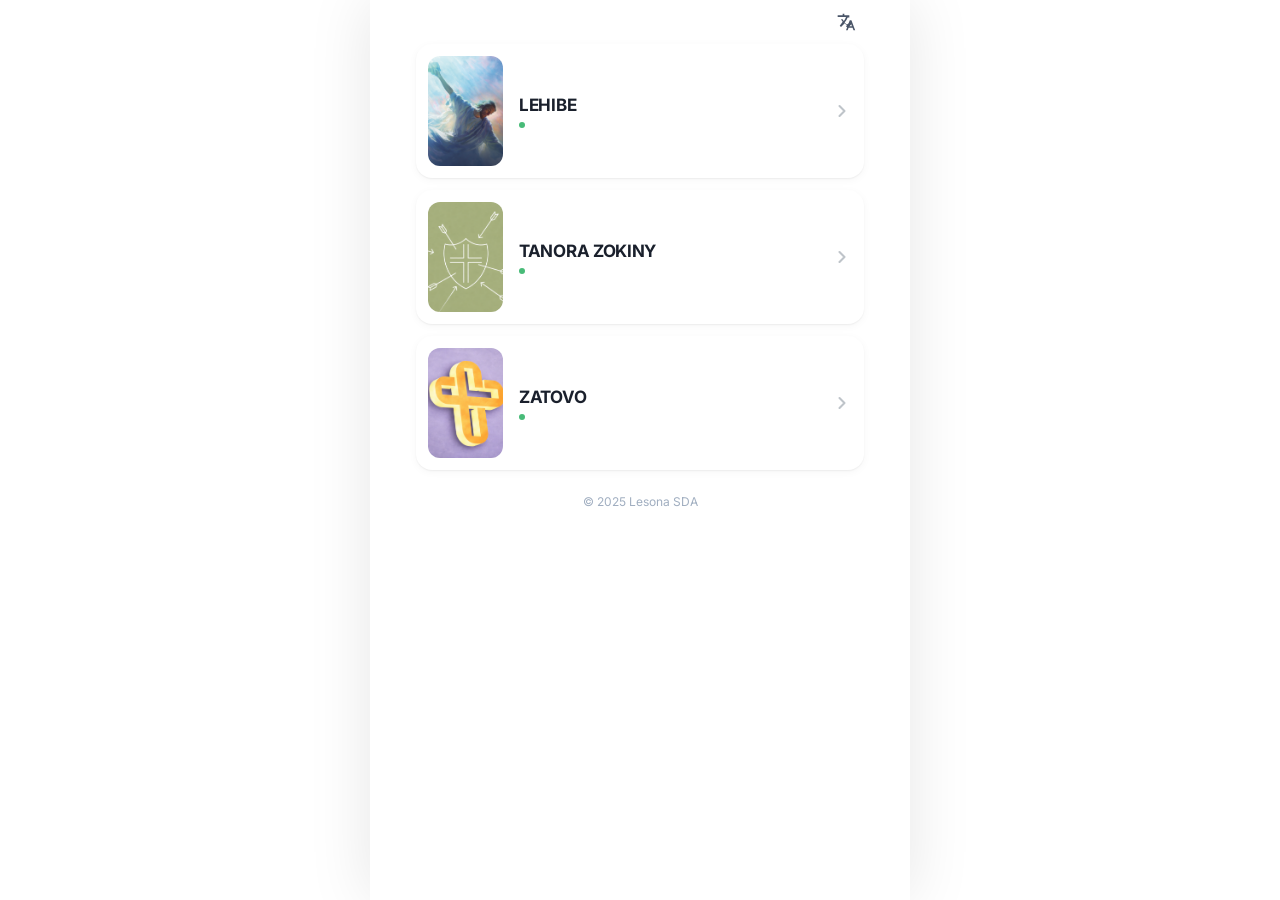
<file: index.html>
<!DOCTYPE html>
<html lang="mg">
<head>
    <meta charset="UTF-8">
    <meta name="viewport" content="width=device-width, initial-scale=1.0, maximum-scale=1.0, user-scalable=no">
    <meta name="apple-mobile-web-app-capable" content="yes">
    <meta name="apple-mobile-web-app-status-bar-style" content="black-translucent">
    <meta name="theme-color" content="#FFFFFF">
    <title>Lesona SDA</title>
    
    <!-- PWA Manifest and Icons -->
    <link rel="manifest" href="/manifest.json">
    <link rel="icon" type="image/png" sizes="192x192" href="images/icon-192.png">
    <link rel="apple-touch-icon" href="images/icon-512.png">
    
    <!-- Google Fonts -->
    <link rel="preconnect" href="https://fonts.googleapis.com">
    <link rel="preconnect" href="https://fonts.gstatic.com" crossorigin>
    <link href="https://fonts.googleapis.com/css2?family=Inter:wght@400;500;600;700&family=Playfair+Display:wght@700&display=swap" rel="stylesheet">
    
    <!-- Stylesheet -->
    <link rel="stylesheet" href="styles.css">
</head>
<body>
    <!-- Loading Overlay -->
    <div class="loading-overlay" id="loadingOverlay">
        <div class="spinner"></div>
    </div>

    <!-- Main App Container -->
    <div class="app-container" id="menu">
        <!-- Header compact avec seulement le bouton langue -->
        <header class="header">
            <div class="header-content">
                <div class="language-selector">
                    <div class="language-toggle">
                        <button class="language-btn-main" id="languageBtn" aria-label="Change language">
                            <svg viewBox="0 0 24 24" fill="none" xmlns="http://www.w3.org/2000/svg">
                                <path d="M12.87 15.07l-2.54-2.51.03-.03A17.52 17.52 0 0014 6.5h2V4h-6V2h-2v2H2v2h10c-.55 1.77-1.41 3.41-2.55 4.86-.58-.67-1.09-1.37-1.54-2.11H5.98c.56 1.06 1.24 2.07 2.02 3.03L4.5 16.5 6 18l4.5-4.5 2.59 2.59-1.09 1.09 2 2 5-5-2.09-2.09-2.04 2.04z" fill="currentColor"/>
                                <path d="M18.5 10h-2L12 22h2l1.12-3h4.75L21 22h2l-4.5-12zm-2.62 7l1.62-4.33L19.12 17h-3.24z" fill="currentColor"/>
                            </svg>
                        </button>
                        <div class="language-dropdown" id="languageDropdown">
                            <button class="language-option active" data-lang="mg">
                                <span class="flag">🇲🇬</span>
                                <span class="lang-name">Malagasy</span>
                                <span class="checkmark">✓</span>
                            </button>
                            <button class="language-option" data-lang="en">
                                <span class="flag">🇬🇧</span>
                                <span class="lang-name">English</span>
                                <span class="checkmark">✓</span>
                            </button>
                        </div>
                    </div>
                </div>
            </div>
        </header>

        <!-- Main Content -->
        <div class="content">
            <div class="content-wrapper">
                <!-- Welcome Section - Hidden by CSS -->
                <div class="welcome-section">
                    <h2 class="welcome-title">Tonga soa! 👋</h2>
                    <p class="welcome-description">Safidio ny lesona tianao ho vakiana ankehitriny.</p>
                </div>

                <!-- Lessons List -->
                <div class="lessons-list">
                    <!-- Adult Lesson Card -->
                    <a href="#" class="lesson-card" data-lesson="lehibe" data-url-mg="https://sabbath-school.adventech.io/resources/mg/ss/2026-01" data-url-en="https://sabbath-school.adventech.io/resources/en/ss/2026-01">
                        <div class="lesson-image-container">
                            <img src="images/lehibe.png" alt="Adult Lesson" class="lesson-image">
                        </div>
                        <div class="lesson-info">
                            <div class="lesson-title">LEHIBE</div>
                            <div class="lesson-meta">
                                <span class="lesson-status"></span>
                            </div>
                        </div>
                        <svg class="lesson-arrow" viewBox="0 0 24 24" fill="none" xmlns="http://www.w3.org/2000/svg">
                            <path d="M9 18L15 12L9 6" stroke="#2C3E50" stroke-width="2.5" stroke-linecap="round" stroke-linejoin="round"/>
                        </svg>
                    </a>

                    <!-- Youth Lesson Card -->
                    <a href="#" class="lesson-card" data-lesson="tanora" data-url-mg="https://sabbath-school.adventech.io/resources/mg/ss/2026-01-cq" data-url-en="https://sabbath-school.adventech.io/resources/en/ss/2026-01-cq">
                        <div class="lesson-image-container">
                            <img src="images/tanora.png" alt="Youth Lesson" class="lesson-image">
                        </div>
                        <div class="lesson-info">
                            <div class="lesson-title">TANORA ZOKINY</div>
                            <div class="lesson-meta">
                                <span class="lesson-status"></span>
                            </div>
                        </div>
                        <svg class="lesson-arrow" viewBox="0 0 24 24" fill="none" xmlns="http://www.w3.org/2000/svg">
                            <path d="M9 18L15 12L9 6" stroke="#2C3E50" stroke-width="2.5" stroke-linecap="round" stroke-linejoin="round"/>
                        </svg>
                    </a>

                    <!-- Young People Lesson Card -->
                    <a href="#" class="lesson-card" data-lesson="zatovo" data-url-mg="https://AndilanaSudLesona.github.io/SDA/Zatovo/" data-url-en="https://sabbath-school.adventech.io/resources/en/ss/2026-01-cc">
                        <div class="lesson-image-container">
                            <img src="images/zatovo.png" alt="Young People Lesson" class="lesson-image">
                        </div>
                        <div class="lesson-info">
                            <div class="lesson-title">ZATOVO</div>
                            <div class="lesson-meta">
                                <span class="lesson-status"></span>
                            </div>
                        </div>
                        <svg class="lesson-arrow" viewBox="0 0 24 24" fill="none" xmlns="http://www.w3.org/2000/svg">
                            <path d="M9 18L15 12L9 6" stroke="#2C3E50" stroke-width="2.5" stroke-linecap="round" stroke-linejoin="round"/>
                        </svg>
                    </a>
                </div>

                <!-- Footer -->
                <div class="footer">
                    <p>© 2025 Lesona SDA</p>
                </div>
            </div>
        </div>
    </div>

    <!-- iFrame Container for Lessons -->
    <div id="iframe-container">
        <iframe id="lesson-iframe" src="" allow="accelerometer; autoplay; clipboard-write; encrypted-media; gyroscope; picture-in-picture" allowfullscreen></iframe>
    </div>

    <!-- Install Prompt -->
    <div class="install-prompt" id="installPrompt">
        <h3>📱 Installer Lesona SDA</h3>
        <p>Installer l'application mba hahafahana mampiasa offline</p>
        <div class="install-buttons">
            <button class="btn-install" id="btnInstall">Installer</button>
            <button class="btn-dismiss" id="btnDismiss">Aoriana</button>
        </div>
    </div>

    
    <!-- Scripts -->
    <script src="translations.js"></script>
    <script src="app.js"></script>
</body>
    </html>
</file>
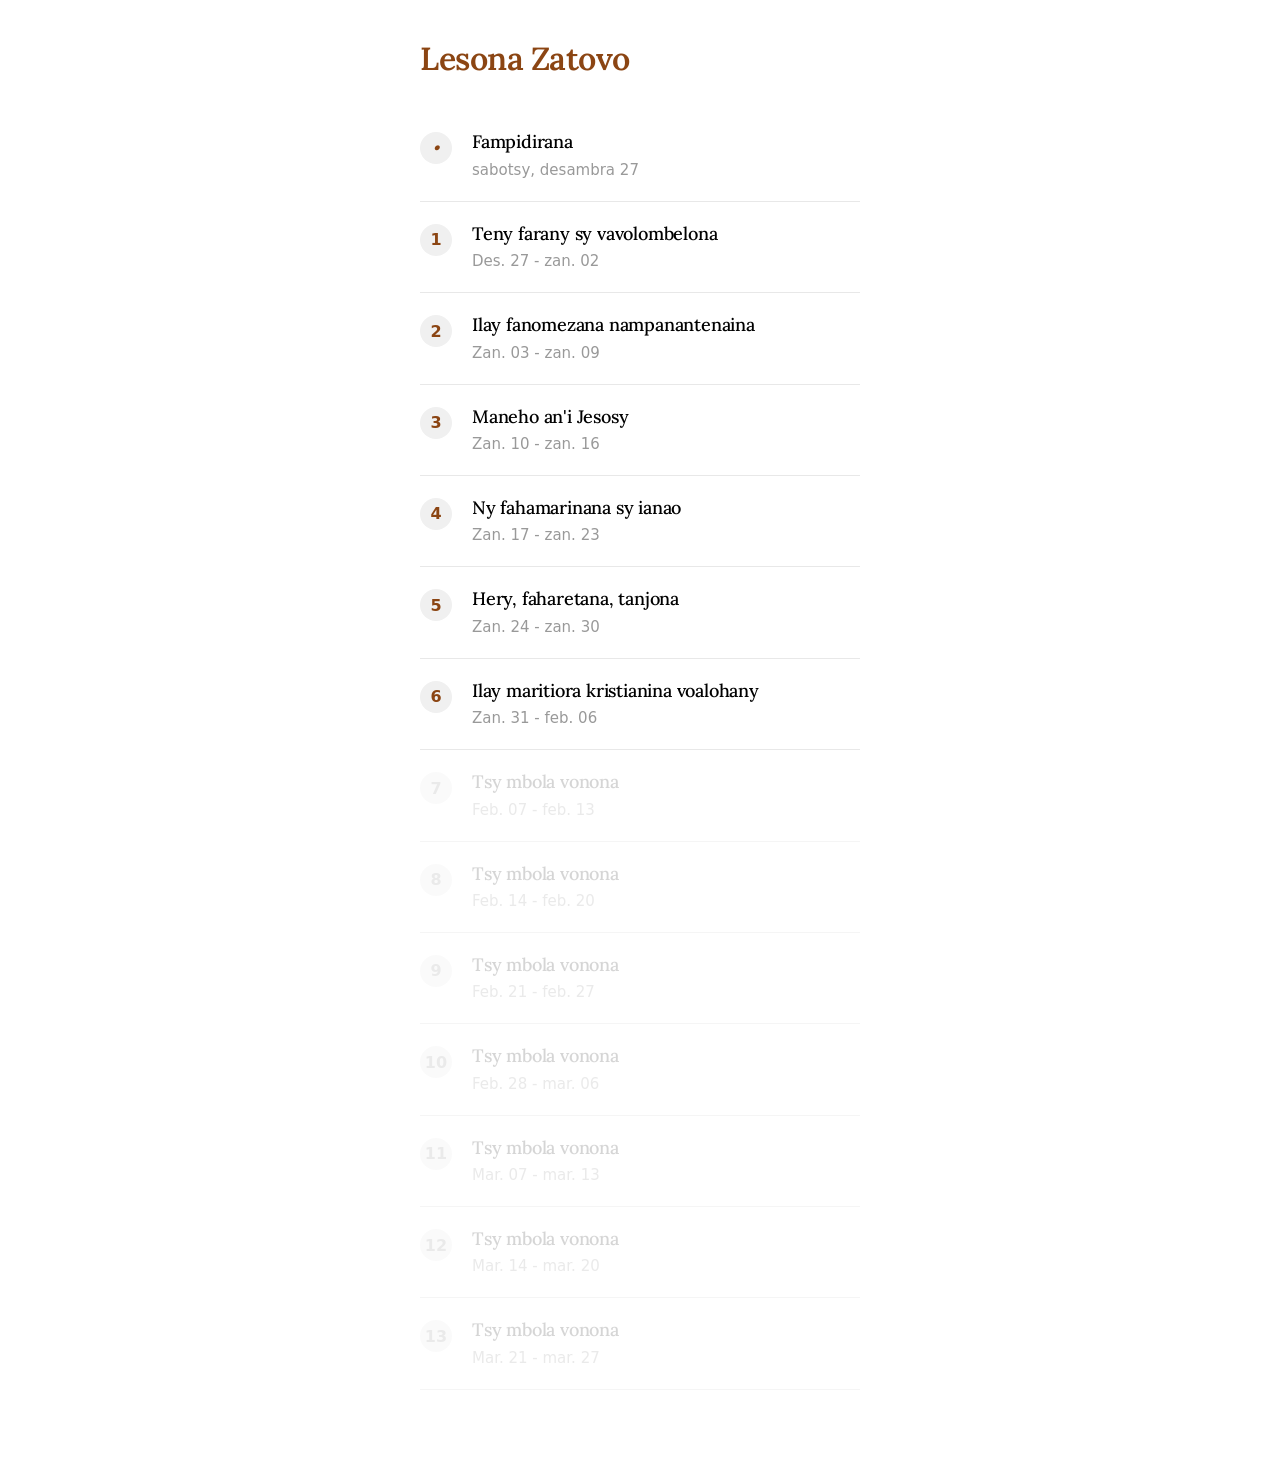
<file: Zatovo/index.html>
<!DOCTYPE html>
<html lang="mg">
<head>
    <meta charset="UTF-8">
    <meta name="viewport" content="width=device-width, initial-scale=1.0, maximum-scale=1.0, user-scalable=no">
    <meta name="apple-mobile-web-app-capable" content="yes">
    <meta name="theme-color" content="#ffffff">
    <title>Lesona Zatovo</title>
    <link rel="preconnect" href="https://fonts.googleapis.com">
    <link rel="preconnect" href="https://fonts.gstatic.com" crossorigin>
    <link href="https://fonts.googleapis.com/css2?family=Lora:wght@400;500;600&display=swap" rel="stylesheet">
    <style>
        * {
            margin: 0;
            padding: 0;
            box-sizing: border-box;
            -webkit-tap-highlight-color: transparent;
        }
        
        body {
            font-family: -apple-system, BlinkMacSystemFont, 'Segoe UI', system-ui, sans-serif;
            background: #ffffff;
            color: #000000;
            min-height: 100vh;
            overflow-x: hidden;
            -webkit-font-smoothing: antialiased;
        }
        
        .container {
            max-width: 100%;
            min-height: 100vh;
            padding: 24px 20px 80px;
            background: #ffffff;
        }
        
        .header {
            padding: 16px 0 32px;
            text-align: left;
        }
        
        .main-title {
            font-size: 32px;
            font-weight: 600;
            font-family: 'Lora', serif;
            color: #8B4513;
            letter-spacing: -0.5px;
            line-height: 1.2;
            margin-bottom: 0;
        }
        
        .lessons-list {
            display: flex;
            flex-direction: column;
            gap: 0;
        }
        
        /* STYLE FOR ALL LESSON ITEMS */
        .lesson-item {
            background: #ffffff;
            border-bottom: 1px solid #e8e8e8;
            padding: 20px 0;
            display: flex;
            align-items: flex-start;
            cursor: pointer;
            transition: background 0.2s ease;
            text-decoration: none;
        }
        
        .lesson-item:active {
            background: #f9f9f9;
        }
        
        .lesson-item.disabled {
            opacity: 0.4;
            pointer-events: none;
        }
        
        .lesson-left {
            display: flex;
            align-items: flex-start;
            gap: 20px;
            flex: 1;
        }
        
        .lesson-number {
            width: 32px;
            min-width: 32px;
            height: 32px;
            background: #f0f0f0;
            color: #8B4513;
            border-radius: 50%;
            display: flex;
            align-items: center;
            justify-content: center;
            font-size: 16px;
            font-weight: 600;
            flex-shrink: 0;
            margin-top: 2px;
        }
        
        .lesson-item.introduction .lesson-number {
            background: #f0f0f0;
            color: #8B4513;
        }
        
        .lesson-item.disabled .lesson-number {
            background: #f5f5f5;
            color: #cccccc;
        }
        
        .lesson-content {
            flex: 1;
            display: flex;
            flex-direction: column;
            gap: 4px;
        }
        
        .lesson-title {
            font-size: 18px;
            font-weight: 500;
            color: #000000;
            font-family: 'Lora', serif;
            letter-spacing: -0.2px;
            line-height: 1.3;
            display: block;
        }
        
        .lesson-item.disabled .lesson-title {
            color: #999999;
        }
        
        .lesson-dates {
            font-size: 15px;
            color: #999999;
            font-weight: 400;
            line-height: 1.4;
            margin-top: 2px;
        }
        
        .lesson-item.disabled .lesson-dates {
            color: #cccccc;
        }
        
        /* First item (Introduction) styling */
        .lesson-item.introduction .lesson-number {
            font-size: 14px;
            font-style: italic;
        }
        
        @media (max-width: 375px) {
            .container {
                padding: 20px 16px 60px;
            }
            
            .header {
                padding: 12px 0 24px;
            }
            
            .main-title {
                font-size: 28px;
            }
            
            .lesson-item {
                padding: 18px 0;
            }
            
            .lesson-number {
                width: 28px;
                min-width: 28px;
                height: 28px;
                font-size: 14px;
            }
            
            .lesson-title {
                font-size: 17px;
            }
            
            .lesson-dates {
                font-size: 14px;
            }
            
            .lesson-left {
                gap: 16px;
            }
        }
        
        @media (min-width: 768px) {
            .container {
                max-width: 480px;
                margin: 0 auto;
            }
        }
    </style>
</head>
<body>
    <div class="container">
        <div class="header">
            <h1 class="main-title">Lesona Zatovo</h1>
        </div>
        
        <div class="lessons-list">
            <!-- INTRODUCTION -->
            <a href="introduction.html" class="lesson-item introduction">
                <div class="lesson-left">
                    <div class="lesson-number">•</div>
                    <div class="lesson-content">
                        <span class="lesson-title">Fampidirana</span>
                        <span class="lesson-dates">sabotsy, desambra 27</span>
                    </div>
                </div>
            </a>

            <!-- LESONA 1 -->
            <a href="lesona1.html" class="lesson-item">
                <div class="lesson-left">
                    <div class="lesson-number">1</div>
                    <div class="lesson-content">
                        <span class="lesson-title">Teny farany sy vavolombelona</span>
                        <span class="lesson-dates">Des. 27 - zan. 02</span>
                    </div>
                </div>
            </a>

            <!-- LESONA 2 -->
            <a href="lesona2.html" class="lesson-item">
                <div class="lesson-left">
                    <div class="lesson-number">2</div>
                    <div class="lesson-content">
                        <span class="lesson-title">Ilay fanomezana nampanantenaina</span>
                        <span class="lesson-dates">Zan. 03 - zan. 09</span>
                    </div>
                </div>
            </a>

            <!-- LESONA 3 -->
            <a href="lesona3.html" class="lesson-item">
                <div class="lesson-left">
                    <div class="lesson-number">3</div>
                    <div class="lesson-content">
                        <span class="lesson-title">Maneho an'i Jesosy</span>
                        <span class="lesson-dates">Zan. 10 - zan. 16</span>
                    </div>
                </div>
            </a>

            <!-- LESONA 4 -->
            <a href="lesona4.html" class="lesson-item">
                <div class="lesson-left">
                    <div class="lesson-number">4</div>
                    <div class="lesson-content">
                        <span class="lesson-title">Ny fahamarinana sy ianao</span>
                        <span class="lesson-dates">Zan. 17 - zan. 23</span>
                    </div>
                </div>
            </a>

            <!-- LESONA 5 -->
            <a href="lesona5.html" class="lesson-item">
                <div class="lesson-left">
                    <div class="lesson-number">5</div>
                    <div class="lesson-content">
                        <span class="lesson-title">Hery, faharetana, tanjona</span>
                        <span class="lesson-dates">Zan. 24 - zan. 30</span>
                    </div>
                </div>
            </a>

            <!-- LESONA 6 -->
            <a href="lesona6.html" class="lesson-item">
                <div class="lesson-left">
                    <div class="lesson-number">6</div>
                    <div class="lesson-content">
                        <span class="lesson-title">Ilay maritiora kristianina voalohany</span>
                        <span class="lesson-dates">Zan. 31 - feb. 06</span>
                    </div>
                </div>
            </a>

            <!-- LESONA 7 -->
            <a href="lesona7.html" class="lesson-item disabled">
                <div class="lesson-left">
                    <div class="lesson-number">7</div>
                    <div class="lesson-content">
                        <span class="lesson-title">Tsy mbola vonona</span>
                        <span class="lesson-dates">Feb. 07 - feb. 13</span>
                    </div>
                </div>
            </a>

            <!-- LESONA 8 -->
            <a href="lesona8.html" class="lesson-item disabled">
                <div class="lesson-left">
                    <div class="lesson-number">8</div>
                    <div class="lesson-content">
                        <span class="lesson-title">Tsy mbola vonona</span>
                        <span class="lesson-dates">Feb. 14 - feb. 20</span>
                    </div>
                </div>
            </a>

            <!-- LESONA 9 -->
            <a href="lesona9.html" class="lesson-item disabled">
                <div class="lesson-left">
                    <div class="lesson-number">9</div>
                    <div class="lesson-content">
                        <span class="lesson-title">Tsy mbola vonona</span>
                        <span class="lesson-dates">Feb. 21 - feb. 27</span>
                    </div>
                </div>
            </a>

            <!-- LESONA 10 -->
            <a href="lesona10.html" class="lesson-item disabled">
                <div class="lesson-left">
                    <div class="lesson-number">10</div>
                    <div class="lesson-content">
                        <span class="lesson-title">Tsy mbola vonona</span>
                        <span class="lesson-dates">Feb. 28 - mar. 06</span>
                    </div>
                </div>
            </a>

            <!-- LESONA 11 -->
            <a href="lesona11.html" class="lesson-item disabled">
                <div class="lesson-left">
                    <div class="lesson-number">11</div>
                    <div class="lesson-content">
                        <span class="lesson-title">Tsy mbola vonona</span>
                        <span class="lesson-dates">Mar. 07 - mar. 13</span>
                    </div>
                </div>
            </a>

            <!-- LESONA 12 -->
            <a href="lesona12.html" class="lesson-item disabled">
                <div class="lesson-left">
                    <div class="lesson-number">12</div>
                    <div class="lesson-content">
                        <span class="lesson-title">Tsy mbola vonona</span>
                        <span class="lesson-dates">Mar. 14 - mar. 20</span>
                    </div>
                </div>
            </a>

            <!-- LESONA 13 -->
            <a href="lesona13.html" class="lesson-item disabled">
                <div class="lesson-left">
                    <div class="lesson-number">13</div>
                    <div class="lesson-content">
                        <span class="lesson-title">Tsy mbola vonona</span>
                        <span class="lesson-dates">Mar. 21 - mar. 27</span>
                    </div>
                </div>
            </a>
        </div>
    </div>
</body>
</html>
</file>
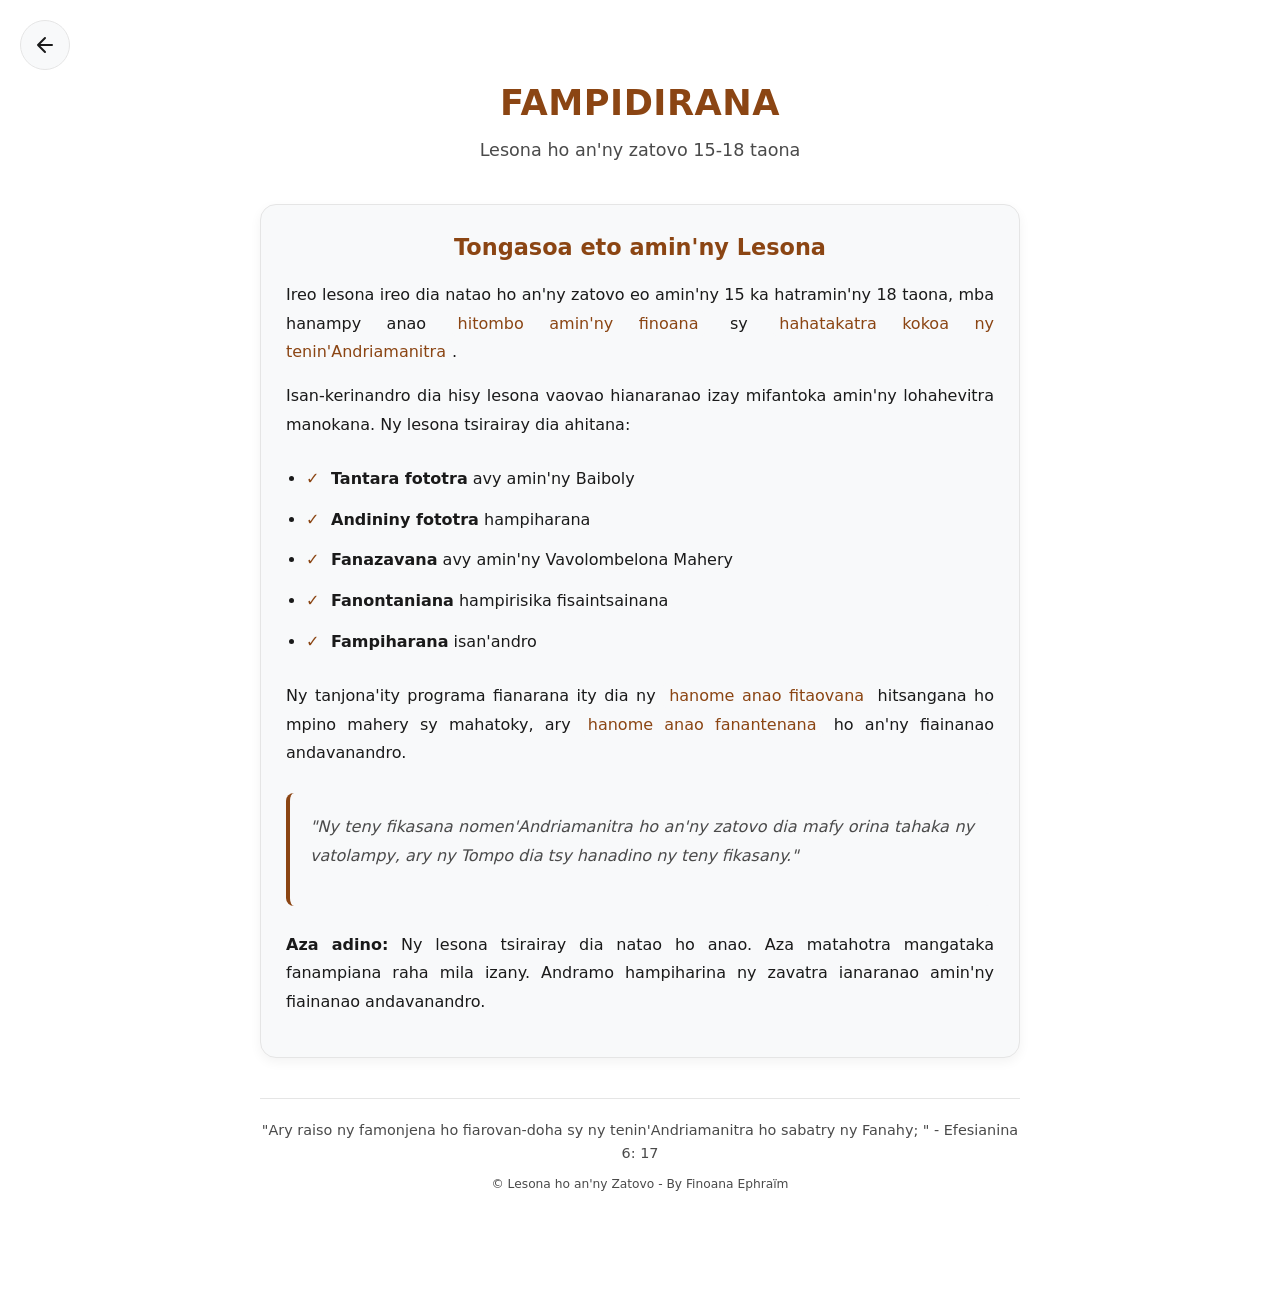
<file: Zatovo/introduction.html>
<!DOCTYPE html>
<html lang="mg">
<head>
    <meta charset="UTF-8">
    <meta name="viewport" content="width=device-width, initial-scale=1.0">
    <title>Fampidirana - Lesona Zatovo</title>
    <style>
        :root {
            --bg-color: #ffffff;
            --text-color: #1a1a1a;
            --secondary-color: #4a4a4a;
            --accent-color: #8B4513;
            --border-color: #e5e5e5;
            --highlight-bg: #f8f9fa;
        }

        [data-theme="dark"] {
            --bg-color: #1a1a1a;
            --text-color: #e5e5e5;
            --secondary-color: #a8a8a8;
            --accent-color: #A0522D;
            --border-color: #333333;
            --highlight-bg: #2a2a2a;
        }

        * {
            margin: 0;
            padding: 0;
            box-sizing: border-box;
            -webkit-tap-highlight-color: transparent;
        }

        body {
            font-family: -apple-system, BlinkMacSystemFont, 'Segoe UI', system-ui, sans-serif;
            line-height: 1.6;
            color: var(--text-color);
            background-color: var(--bg-color);
            transition: background-color 0.3s ease, color 0.3s ease;
            min-height: 100vh;
            -webkit-font-smoothing: antialiased;
            padding-bottom: 80px;
        }

        /* FIXED BACK BUTTON */
        .back-button {
            position: fixed;
            top: 20px;
            left: 20px;
            background: var(--highlight-bg);
            border: 1px solid var(--border-color);
            border-radius: 50%;
            width: 50px;
            height: 50px;
            display: flex;
            align-items: center;
            justify-content: center;
            cursor: pointer;
            transition: all 0.3s ease;
            z-index: 1000;
            text-decoration: none;
        }

        .back-button:hover {
            transform: scale(1.1);
            background: var(--accent-color);
        }

        .back-button:hover svg {
            stroke: white;
        }

        .back-button svg {
            width: 24px;
            height: 24px;
            stroke: var(--text-color);
            stroke-width: 2;
            stroke-linecap: round;
            stroke-linejoin: round;
        }

        .container {
            max-width: 800px;
            margin: 0 auto;
            padding: 80px 20px 40px;
        }

        .header {
            text-align: center;
            margin-bottom: 40px;
            padding: 0 20px;
        }

        .main-title {
            font-size: 2.2em;
            font-weight: 700;
            color: var(--accent-color);
            letter-spacing: 0.5px;
            line-height: 1.3;
            margin-bottom: 10px;
        }

        .subtitle {
            font-size: 1.1em;
            color: var(--secondary-color);
            font-weight: 400;
            margin-top: 5px;
        }

        .intro-section {
            margin: 30px 0;
            padding: 25px;
            background: var(--highlight-bg);
            border: 1px solid var(--border-color);
            border-radius: 16px;
            box-shadow: 0 4px 12px rgba(0, 0, 0, 0.05);
        }

        .intro-title {
            font-size: 1.4em;
            font-weight: 600;
            color: var(--accent-color);
            margin-bottom: 15px;
            text-align: center;
        }

        .intro-content {
            color: var(--text-color);
            line-height: 1.8;
        }

        .intro-content p {
            margin-bottom: 15px;
            text-align: justify;
        }

        .features-list {
            margin: 25px 0;
            padding-left: 20px;
        }

        .features-list li {
            margin-bottom: 12px;
            color: var(--text-color);
            position: relative;
            padding-left: 25px;
        }

        .features-list li:before {
            content: "✓";
            position: absolute;
            left: 0;
            color: var(--accent-color);
            font-weight: bold;
        }

        .highlight {
            background-color: var(--highlight-bg);
            padding: 3px 6px;
            border-radius: 4px;
            color: var(--accent-color);
            font-weight: 500;
        }

        .quote-box {
            margin: 25px 0;
            padding: 20px;
            background: var(--highlight-bg);
            border-left: 4px solid var(--accent-color);
            border-radius: 8px;
            font-style: italic;
            color: var(--secondary-color);
        }

        .footer-note {
            text-align: center;
            margin-top: 40px;
            padding-top: 20px;
            border-top: 1px solid var(--border-color);
            color: var(--secondary-color);
            font-size: 0.9em;
        }

        @media (max-width: 768px) {
            .container {
                padding: 70px 15px 30px;
            }

            .main-title {
                font-size: 1.8em;
            }

            .intro-section {
                padding: 20px;
            }

            .back-button {
                width: 45px;
                height: 45px;
                top: 15px;
                left: 15px;
            }

            .back-button svg {
                width: 20px;
                height: 20px;
            }
        }

        @media (max-width: 375px) {
            .container {
                padding: 65px 12px 25px;
            }

            .main-title {
                font-size: 1.6em;
            }

            .intro-section {
                padding: 16px;
            }
        }
    </style>
</head>
<body>
    <!-- FIXED BACK BUTTON -->
    <a href="index.html" class="back-button" aria-label="Return to main page">
        <svg viewBox="0 0 24 24" fill="none">
            <path d="M19 12H5M12 19l-7-7 7-7"/>
        </svg>
    </a>

    <div class="container">
        <div class="header">
            <h1 class="main-title">FAMPIDIRANA</h1>
            <p class="subtitle">Lesona ho an'ny zatovo 15-18 taona</p>
        </div>

        <div class="intro-section">
            <h2 class="intro-title">Tongasoa eto amin'ny Lesona</h2>
            
            <div class="intro-content">
                <p>Ireo lesona ireo dia natao ho an'ny zatovo eo amin'ny 15 ka hatramin'ny 18 taona, mba hanampy anao <span class="highlight">hitombo amin'ny finoana</span> sy <span class="highlight">hahatakatra kokoa ny tenin'Andriamanitra</span>.</p>
                
                <p>Isan-kerinandro dia hisy lesona vaovao hianaranao izay mifantoka amin'ny lohahevitra manokana. Ny lesona tsirairay dia ahitana:</p>
                
                <ul class="features-list">
                    <li><strong>Tantara fototra</strong> avy amin'ny Baiboly</li>
                    <li><strong>Andininy fototra</strong> hampiharana</li>
                    <li><strong>Fanazavana</strong> avy amin'ny Vavolombelona Mahery</li>
                    <li><strong>Fanontaniana</strong> hampirisika fisaintsainana</li>
                    <li><strong>Fampiharana</strong> isan'andro</li>
                </ul>
                
                <p>Ny tanjona'ity programa fianarana ity dia ny <span class="highlight">hanome anao fitaovana</span> hitsangana ho mpino mahery sy mahatoky, ary <span class="highlight">hanome anao fanantenana</span> ho an'ny fiainanao andavanandro.</p>
                
                <div class="quote-box">
                    <p>"Ny teny fikasana nomen'Andriamanitra ho an'ny zatovo dia mafy orina tahaka ny vatolampy, ary ny Tompo dia tsy hanadino ny teny fikasany."</p>
                </div>
                
                <p><strong>Aza adino:</strong> Ny lesona tsirairay dia natao ho anao. Aza matahotra mangataka fanampiana raha mila izany. Andramo hampiharina ny zavatra ianaranao amin'ny fiainanao andavanandro.</p>
            </div>
        </div>

        <div class="footer-note">
            <p>"Ary raiso ny famonjena ho fiarovan-doha sy ny tenin'Andriamanitra ho sabatry ny Fanahy;
" - Efesianina 6: 17</p>
            <p style="margin-top: 10px; font-size: 0.85em;">© Lesona ho an'ny Zatovo - By Finoana Ephraïm</p>
        </div>
    </div>

    <script>
        const html = document.documentElement;
        
        // Initialize with light theme
        let currentTheme = 'light';
        html.setAttribute('data-theme', currentTheme);

        // Optional: You can add theme toggle if needed
        // const themeToggle = document.createElement('button');
        // themeToggle.className = 'theme-toggle';
        // themeToggle.innerHTML = '🌙';
        // themeToggle.style.position = 'fixed';
        // themeToggle.style.top = '20px';
        // themeToggle.style.right = '20px';
        // document.body.appendChild(themeToggle);
        
        // themeToggle.addEventListener('click', function() {
        //     if (currentTheme === 'light') {
        //         currentTheme = 'dark';
        //         html.setAttribute('data-theme', 'dark');
        //         themeToggle.innerHTML = '☀️';
        //     } else {
        //         currentTheme = 'light';
        //         html.setAttribute('data-theme', 'light');
        //         themeToggle.innerHTML = '🌙';
        //     }
        // });
    </script>
</body>
</html>
</file>
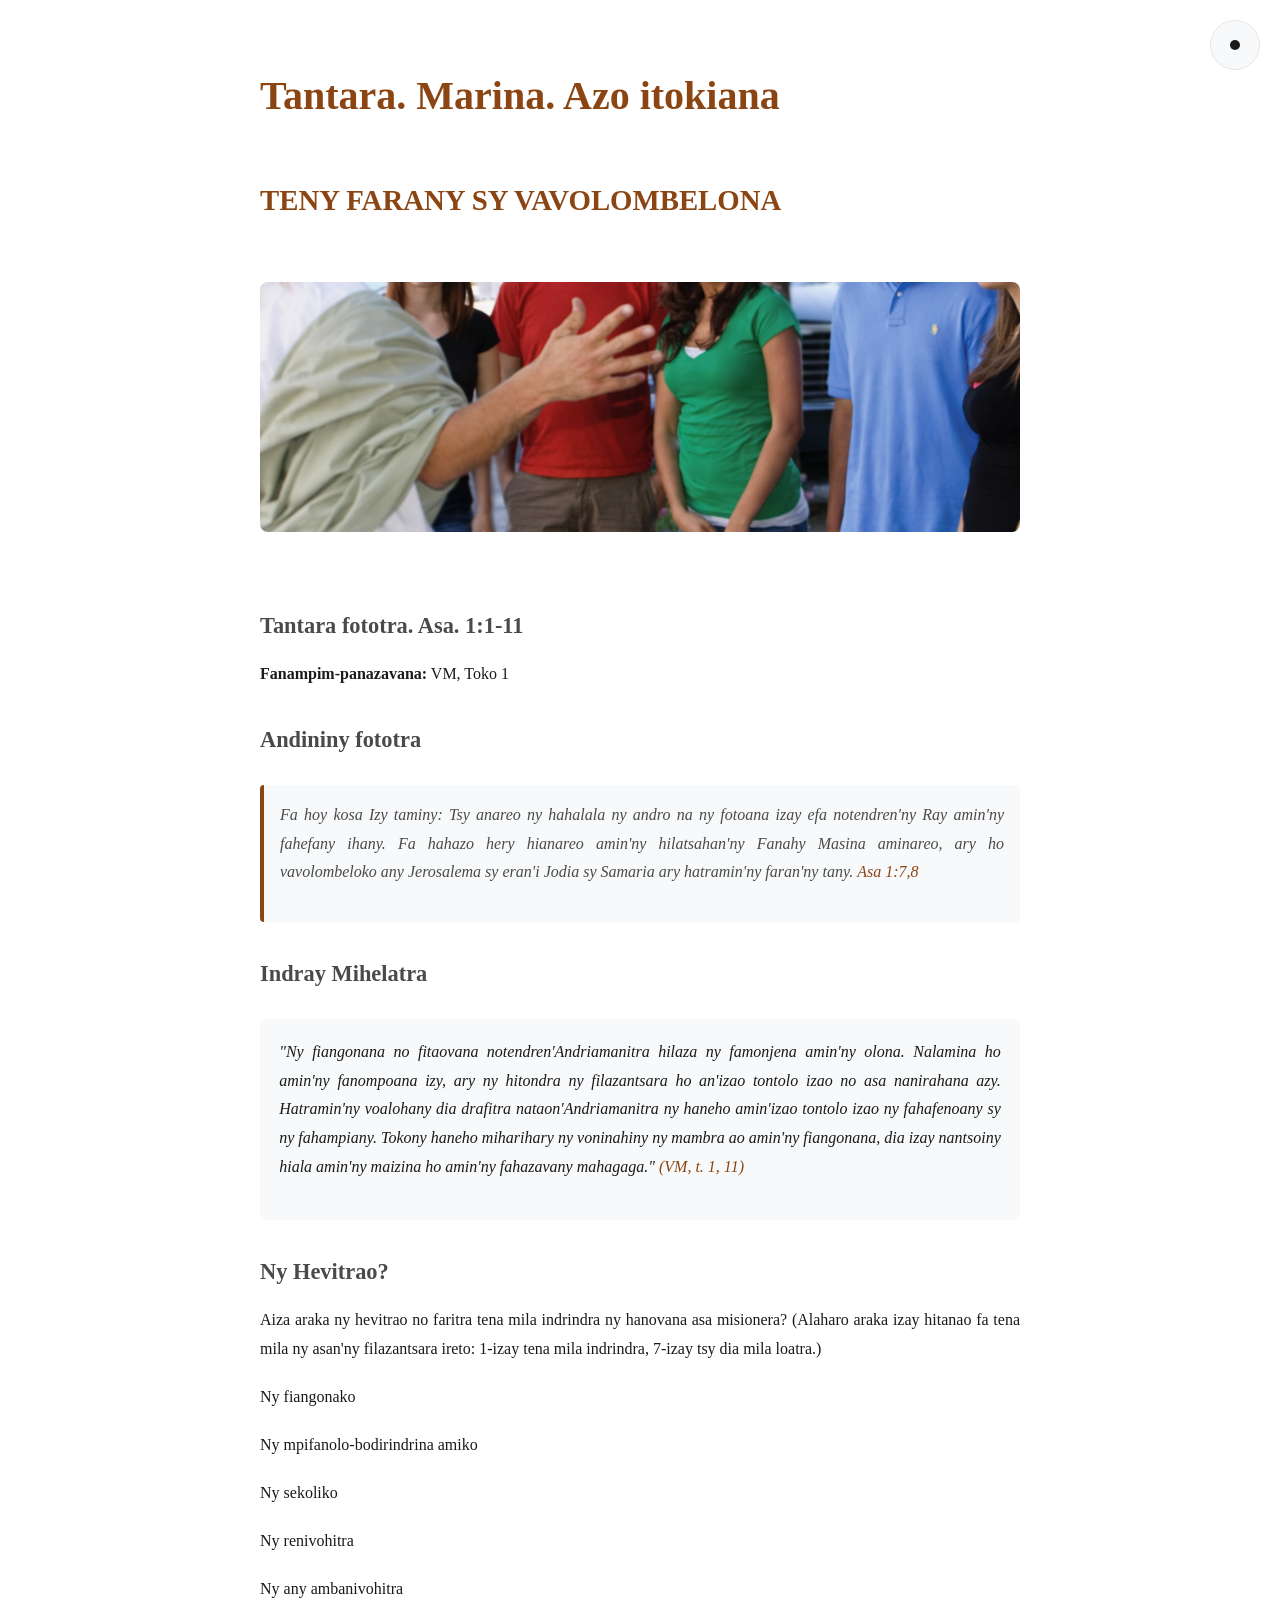
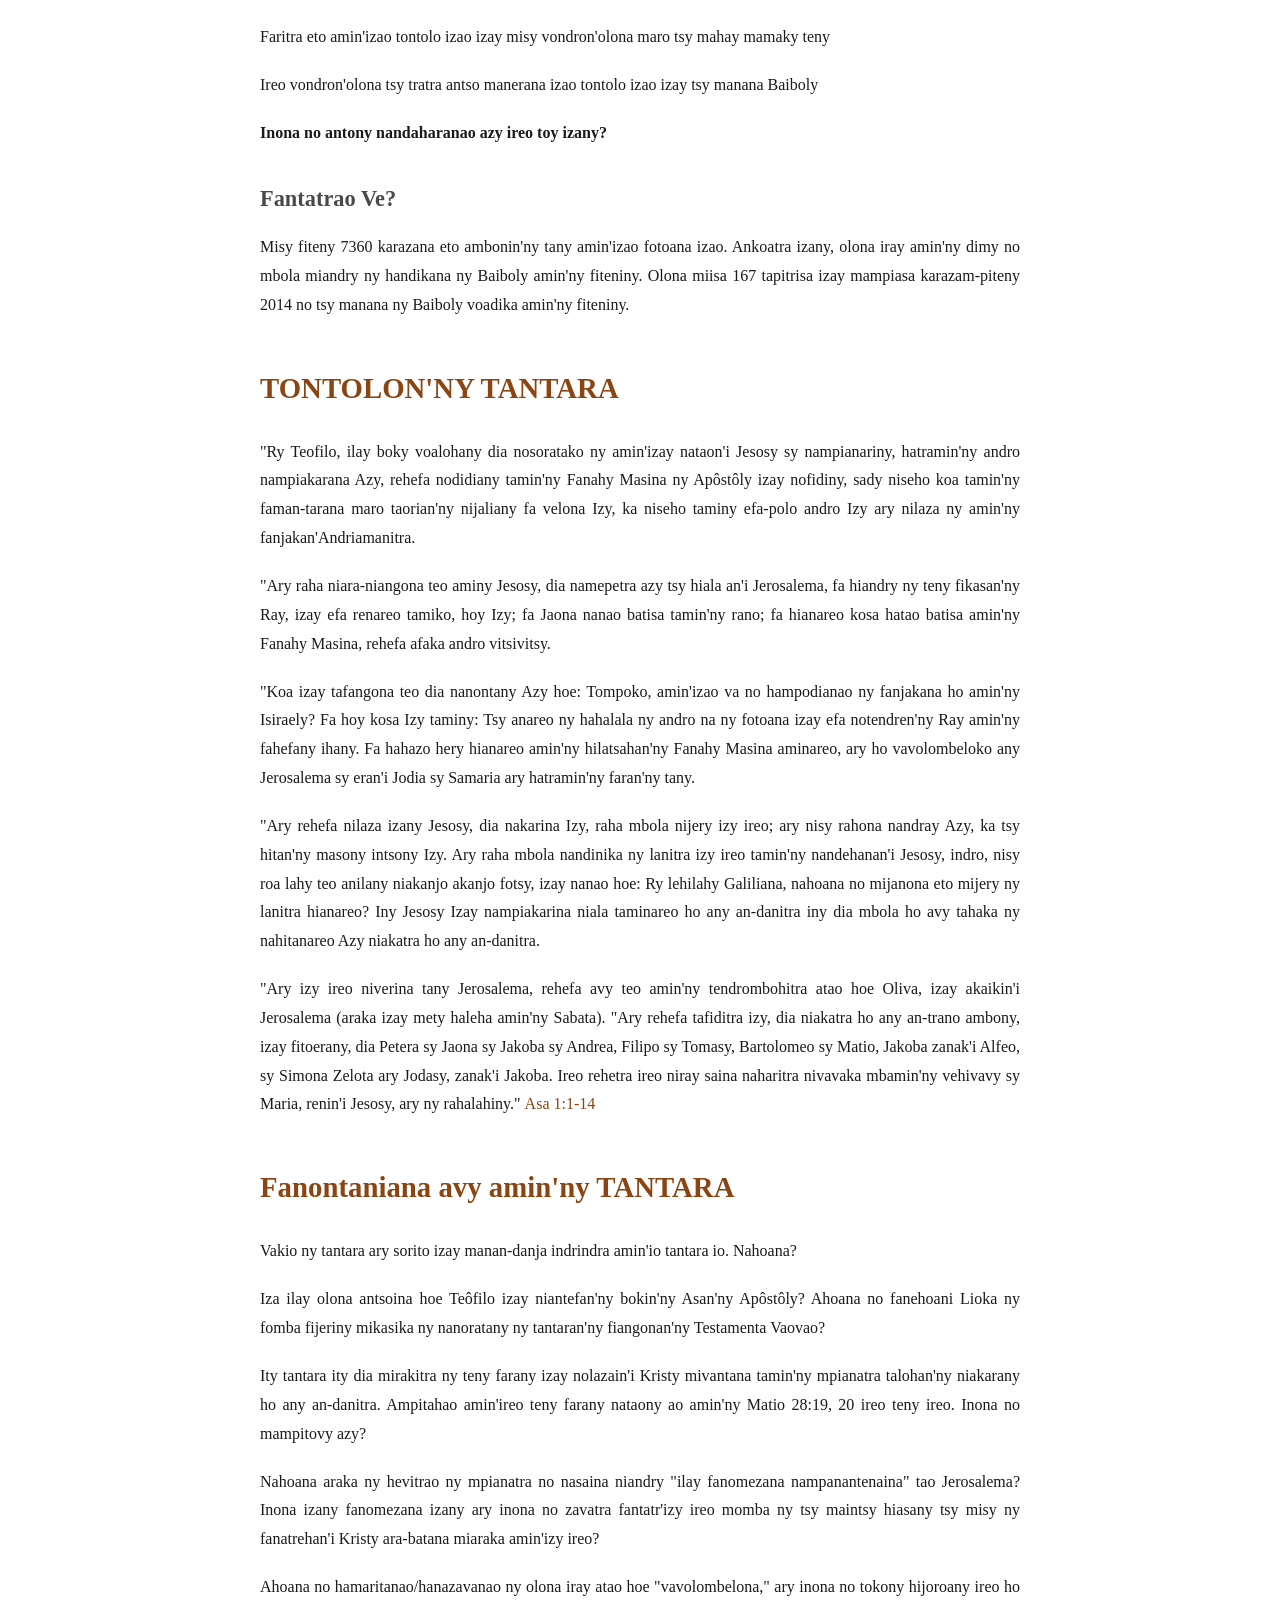
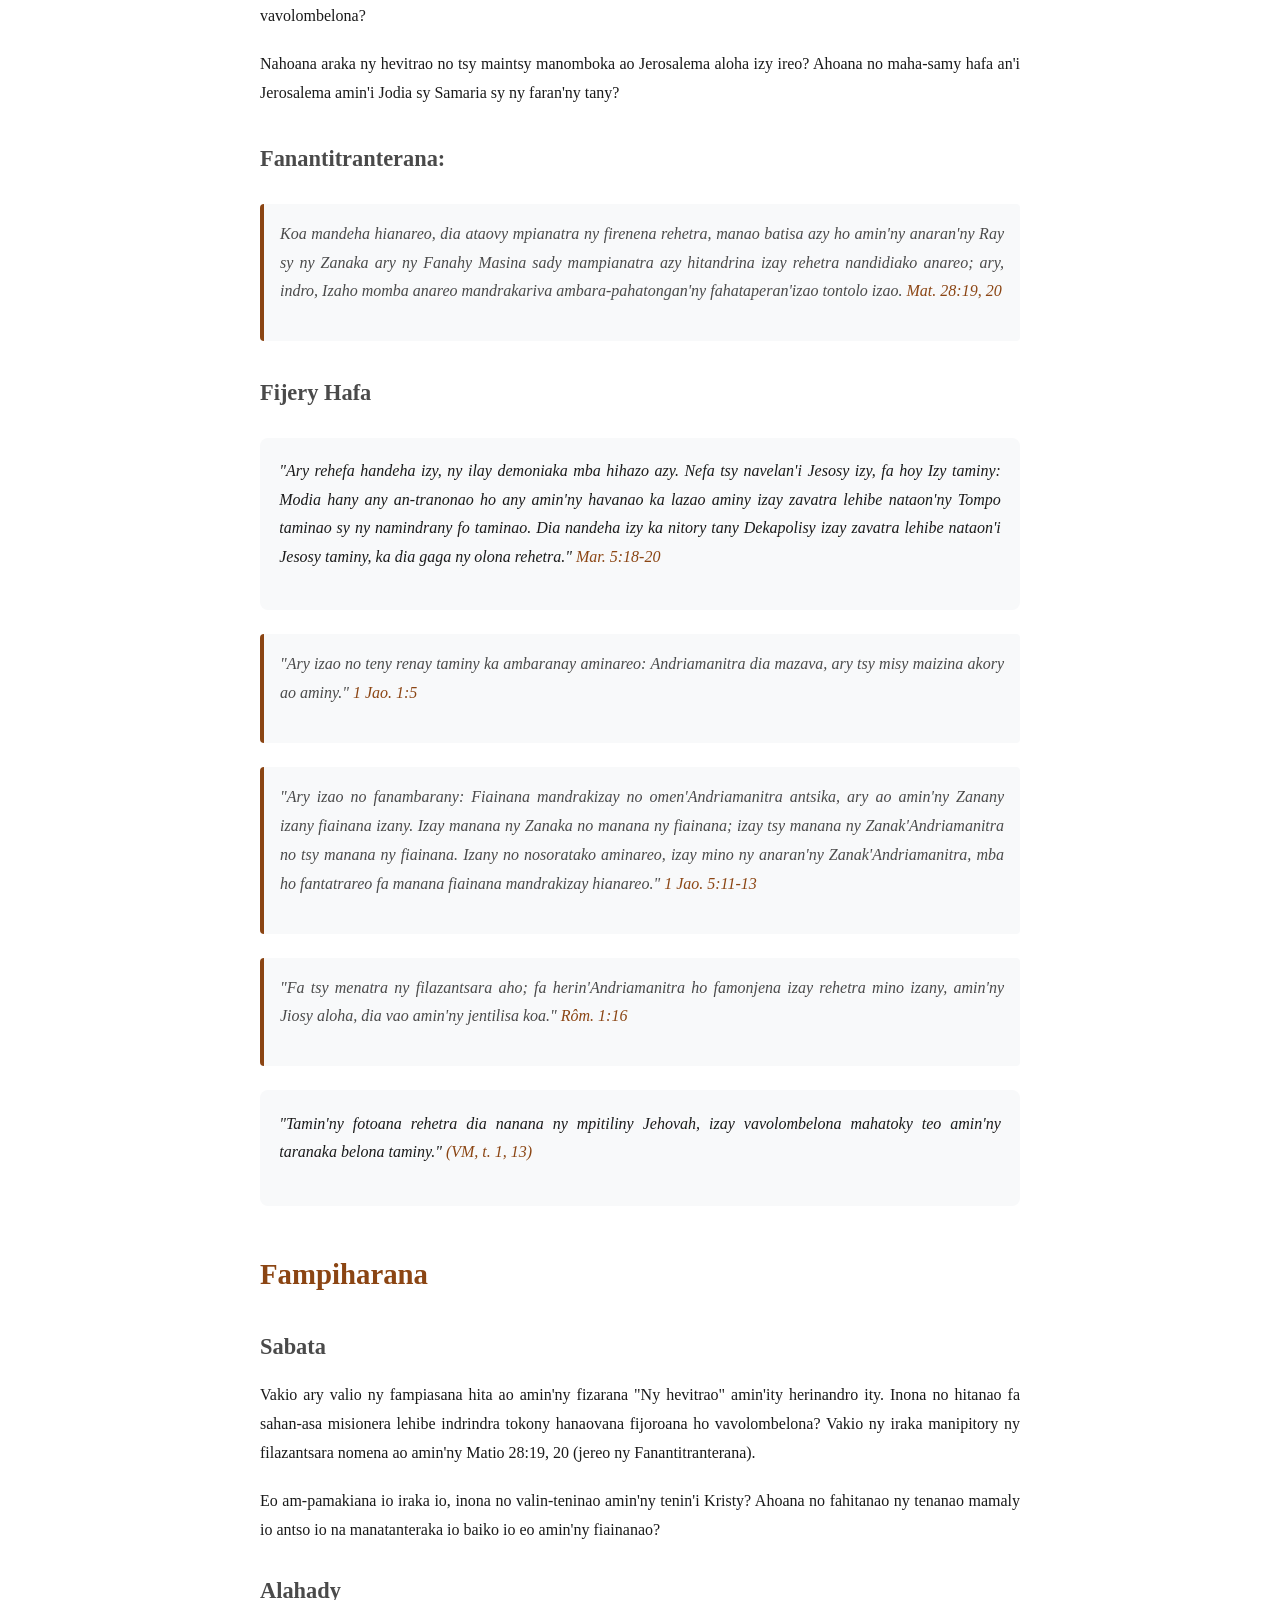
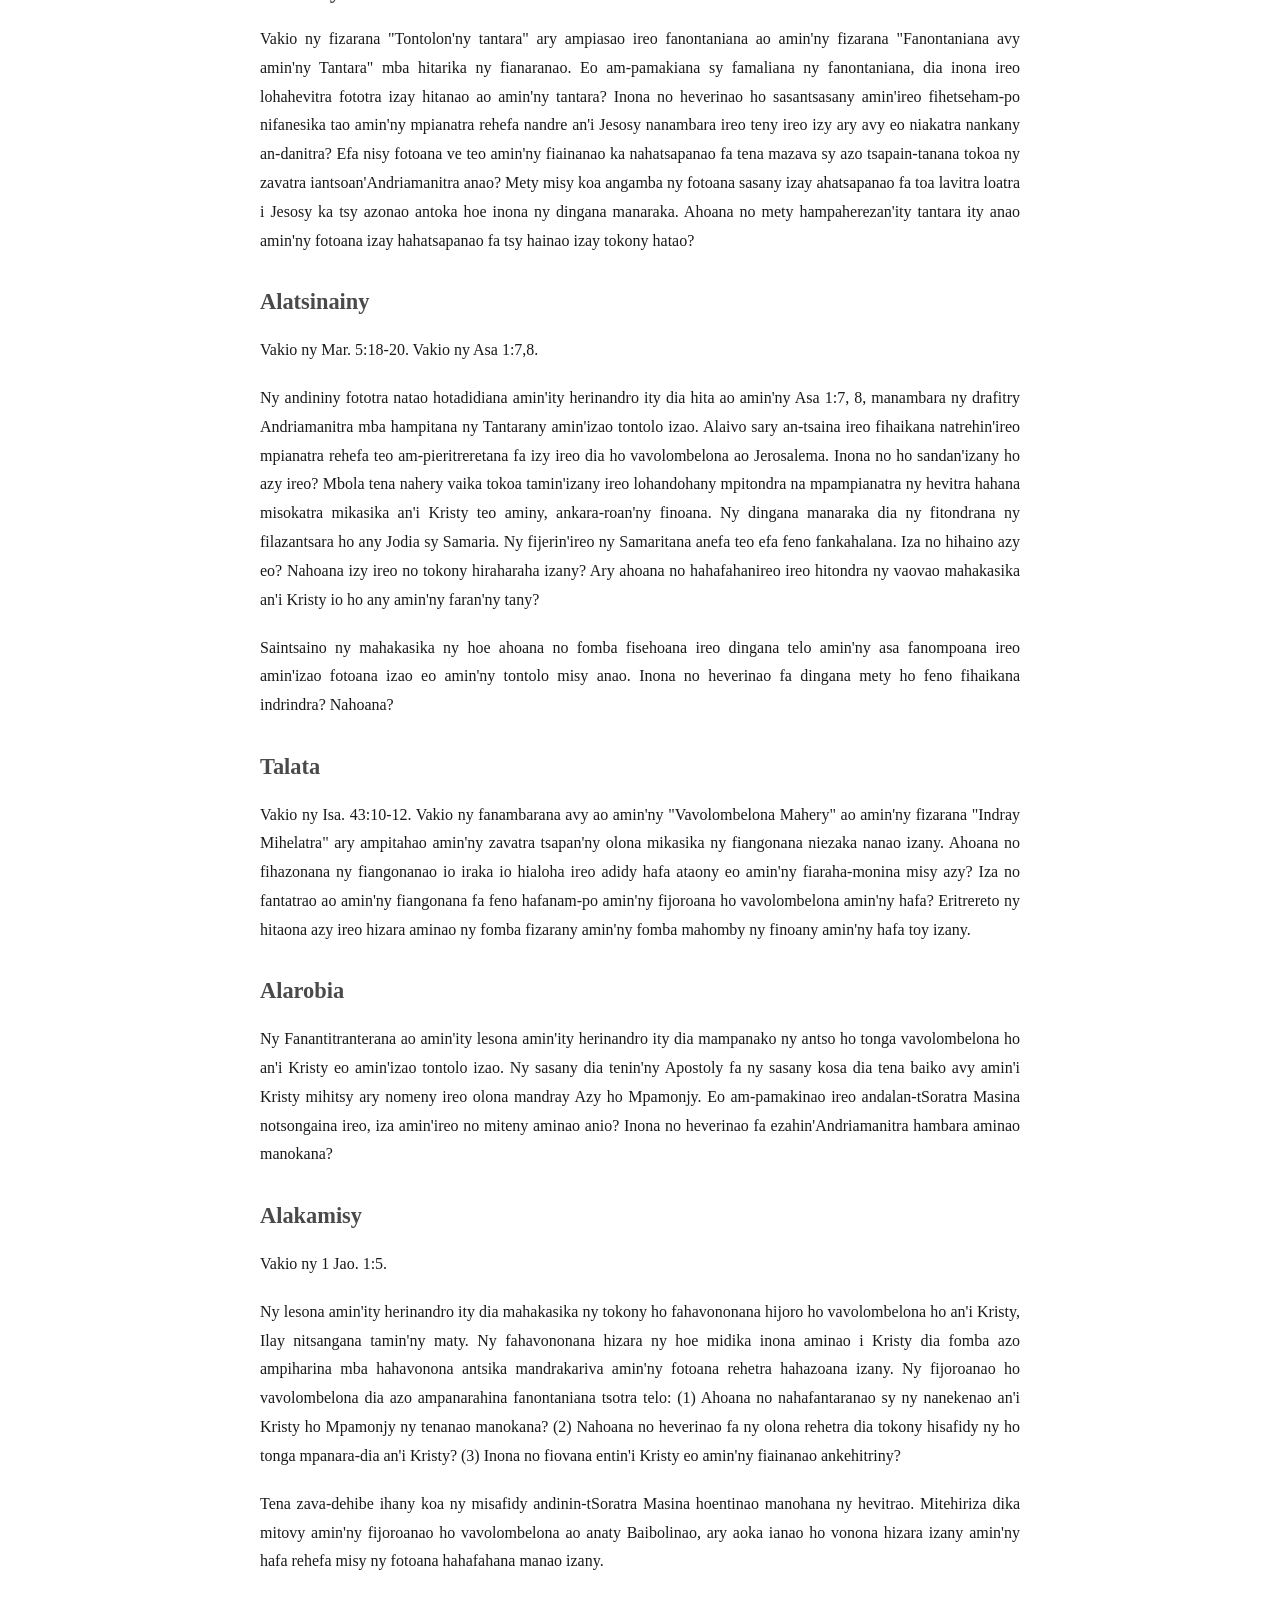
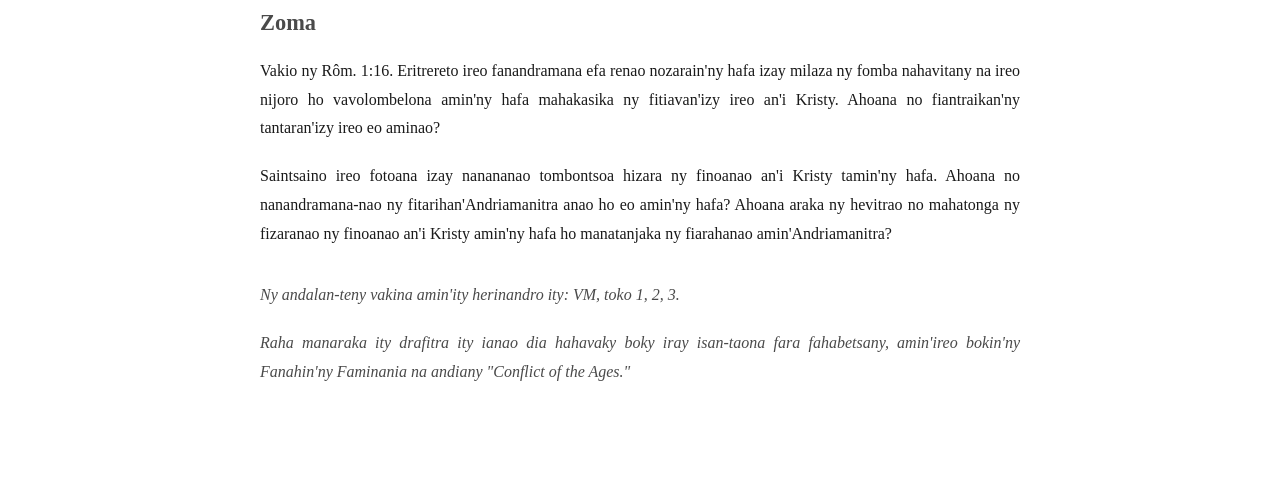
<file: Zatovo/lesona1.html>
<!DOCTYPE html>
<html lang="mg">
<head>
    <meta charset="UTF-8">
    <meta name="viewport" content="width=device-width, initial-scale=1.0">
    <title>Lesona 1 - Teny Farany sy Vavolombelona</title>
    <style>
        :root {
            --bg-color: #ffffff;
            --text-color: #1a1a1a;
            --secondary-color: #4a4a4a;
            --accent-color: #8B4513;
            --border-color: #e5e5e5;
            --highlight-bg: #f8f9fa;
        }

        [data-theme="dark"] {
            --bg-color: #1a1a1a;
            --text-color: #e5e5e5;
            --secondary-color: #a8a8a8;
            --accent-color: #A0522D;
            --border-color: #333333;
            --highlight-bg: #2a2a2a;
        }

        * {
            margin: 0;
            padding: 0;
            box-sizing: border-box;
        }

        body {
            font-family: 'Lora', 'Georgia', serif;
            line-height: 1.8;
            color: var(--text-color);
            background-color: var(--bg-color);
            transition: background-color 0.3s ease, color 0.3s ease;
            padding: 20px;
        }

        .container {
            max-width: 800px;
            margin: 0 auto;
            padding: 40px 20px;
        }

        .lesson-image {
            width: 100%;
            margin: 2em 0;
            overflow: hidden;
            border-radius: 8px;
        }

        .lesson-image img {
            width: 100%;
            height: auto;
            max-height: 400px;
            object-fit: cover;
            display: block;
        }

        .theme-toggle {
            position: fixed;
            top: 20px;
            right: 20px;
            background: var(--highlight-bg);
            border: 1px solid var(--border-color);
            border-radius: 50%;
            width: 50px;
            height: 50px;
            display: flex;
            align-items: center;
            justify-content: center;
            cursor: pointer;
            transition: all 0.3s ease;
            z-index: 1000;
        }

        .theme-toggle:hover {
            transform: scale(1.1);
        }

        .theme-toggle svg {
            width: 24px;
            height: 24px;
            fill: var(--text-color);
        }

        h1 {
            font-size: 2.5em;
            margin-bottom: 0.5em;
            color: var(--accent-color);
            font-weight: 600;
        }

        h2 {
            font-size: 1.8em;
            margin-top: 1.5em;
            margin-bottom: 0.8em;
            color: var(--accent-color);
            font-weight: 600;
        }

        h3 {
            font-size: 1.4em;
            margin-top: 1.2em;
            margin-bottom: 0.6em;
            color: var(--secondary-color);
            font-weight: 600;
        }

        h4 {
            font-size: 1.2em;
            margin-top: 1em;
            margin-bottom: 0.5em;
            color: var(--secondary-color);
            font-weight: 600;
        }

        p {
            margin-bottom: 1.2em;
            text-align: justify;
        }

        .verse {
            font-style: italic;
            color: var(--secondary-color);
            margin: 1.5em 0;
            padding: 1em;
            background: var(--highlight-bg);
            border-left: 4px solid var(--accent-color);
            border-radius: 4px;
        }

        .section {
            margin: 2em 0;
        }

        .quote {
            margin: 1.5em 0;
            padding: 1.2em;
            background: var(--highlight-bg);
            border-radius: 8px;
            font-style: italic;
        }

        .reference {
            color: var(--accent-color);
            font-weight: 500;
        }

        .header-image {
            width: 100%;
            height: 250px;
            object-fit: cover;
            border-radius: 8px;
            margin: 2em 0;
        }

        .highlight {
            background-color: var(--highlight-bg);
            padding: 0.2em 0.4em;
            border-radius: 3px;
        }

        em {
            font-style: italic;
            color: var(--secondary-color);
        }

        strong {
            font-weight: 600;
            color: var(--text-color);
        }

        @media (max-width: 768px) {
            body {
                padding: 10px;
            }

            .container {
                padding: 20px 10px;
            }

            h1 {
                font-size: 2em;
            }

            h2 {
                font-size: 1.5em;
            }

            h3 {
                font-size: 1.2em;
            }

            .theme-toggle {
                width: 45px;
                height: 45px;
                top: 15px;
                right: 15px;
            }

            .header-image {
                height: 180px;
            }
        }
    </style>
</head>
<body>
    <button class="theme-toggle" id="themeToggle" aria-label="Toggle theme">
        <svg id="sunIcon" viewBox="0 0 24 24" style="display: block;">
            <circle cx="12" cy="12" r="5"/>
            <line x1="12" y1="1" x2="12" y2="3"/>
            <line x1="12" y1="21" x2="12" y2="23"/>
            <line x1="4.22" y1="4.22" x2="5.64" y2="5.64"/>
            <line x1="18.36" y1="18.36" x2="19.78" y2="19.78"/>
            <line x1="1" y1="12" x2="3" y2="12"/>
            <line x1="21" y1="12" x2="23" y2="12"/>
            <line x1="4.22" y1="19.78" x2="5.64" y2="18.36"/>
            <line x1="18.36" y1="5.64" x2="19.78" y2="4.22"/>
        </svg>
        <svg id="moonIcon" viewBox="0 0 24 24" style="display: none;">
            <path d="M21 12.79A9 9 0 1 1 11.21 3 7 7 0 0 0 21 12.79z"/>
        </svg>
    </button>

    <div class="container">
        <h1>Tantara. Marina. Azo itokiana</h1>
        <h2>TENY FARANY SY VAVOLOMBELONA</h2>

        <img src="images/lesona1.png" alt="Lesona 1" class="header-image">

        <div class="section">
            <h3>Tantara fototra. Asa. 1:1-11</h3>
            <p><strong>Fanampim-panazavana:</strong> VM, Toko 1</p>
        </div>

        <div class="section">
            <h3>Andininy fototra</h3>
            <div class="verse">
                <p>Fa hoy kosa Izy taminy: Tsy anareo ny hahalala ny andro na ny fotoana izay efa notendren'ny Ray amin'ny fahefany ihany. Fa hahazo hery hianareo amin'ny hilatsahan'ny Fanahy Masina aminareo, ary ho vavolombeloko any Jerosalema sy eran'i Jodia sy Samaria ary hatramin'ny faran'ny tany. <span class="reference">Asa 1:7,8</span></p>
            </div>
        </div>

        <div class="section">
            <h3>Indray Mihelatra</h3>
            <div class="quote">
                <p>"Ny fiangonana no fitaovana notendren'Andriamanitra hilaza ny famonjena amin'ny olona. Nalamina ho amin'ny fanompoana izy, ary ny hitondra ny filazantsara ho an'izao tontolo izao no asa nanirahana azy. Hatramin'ny voalohany dia drafitra nataon'Andriamanitra ny haneho amin'izao tontolo izao ny fahafenoany sy ny fahampiany. Tokony haneho miharihary ny voninahiny ny mambra ao amin'ny fiangonana, dia izay nantsoiny hiala amin'ny maizina ho amin'ny fahazavany mahagaga." <span class="reference">(VM, t. 1, 11)</span></p>
            </div>
        </div>

        <div class="section">
            <h3>Ny Hevitrao?</h3>
            <p>Aiza araka ny hevitrao no faritra tena mila indrindra ny hanovana asa misionera? (Alaharo araka izay hitanao fa tena mila ny asan'ny filazantsara ireto: 1-izay tena mila indrindra, 7-izay tsy dia mila loatra.)</p>
            
            <p>Ny fiangonako</p>
            <p>Ny mpifanolo-bodirindrina amiko</p>
            <p>Ny sekoliko</p>
            <p>Ny renivohitra</p>
            <p>Ny any ambanivohitra</p>
            <p>Faritra eto amin'izao tontolo izao izay misy vondron'olona maro tsy mahay mamaky teny</p>
            <p>Ireo vondron'olona tsy tratra antso manerana izao tontolo izao izay tsy manana Baiboly</p>
            
            <p><strong>Inona no antony nandaharanao azy ireo toy izany?</strong></p>
        </div>

        <div class="section">
            <h3>Fantatrao Ve?</h3>
            <p>Misy fiteny 7360 karazana eto ambonin'ny tany amin'izao fotoana izao. Ankoatra izany, olona iray amin'ny dimy no mbola miandry ny handikana ny Baiboly amin'ny fiteniny. Olona miisa 167 tapitrisa izay mampiasa karazam-piteny 2014 no tsy manana ny Baiboly voadika amin'ny fiteniny.</p>
        </div>

        <div class="section">
            <h2>TONTOLON'NY TANTARA</h2>
            
            <p>"Ry Teofilo, ilay boky voalohany dia nosoratako ny amin'izay nataon'i Jesosy sy nampianariny, hatramin'ny andro nampiakarana Azy, rehefa nodidiany tamin'ny Fanahy Masina ny Apôstôly izay nofidiny, sady niseho koa tamin'ny faman-tarana maro taorian'ny nijaliany fa velona Izy, ka niseho taminy efa-polo andro Izy ary nilaza ny amin'ny fanjakan'Andriamanitra.</p>

            <p>"Ary raha niara-niangona teo aminy Jesosy, dia namepetra azy tsy hiala an'i Jerosalema, fa hiandry ny teny fikasan'ny Ray, izay efa renareo tamiko, hoy Izy; fa Jaona nanao batisa tamin'ny rano; fa hianareo kosa hatao batisa amin'ny Fanahy Masina, rehefa afaka andro vitsivitsy.</p>

            <p>"Koa izay tafangona teo dia nanontany Azy hoe: Tompoko, amin'izao va no hampodianao ny fanjakana ho amin'ny Isiraely? Fa hoy kosa Izy taminy: Tsy anareo ny hahalala ny andro na ny fotoana izay efa notendren'ny Ray amin'ny fahefany ihany. Fa hahazo hery hianareo amin'ny hilatsahan'ny Fanahy Masina aminareo, ary ho vavolombeloko any Jerosalema sy eran'i Jodia sy Samaria ary hatramin'ny faran'ny tany.</p>

            <p>"Ary rehefa nilaza izany Jesosy, dia nakarina Izy, raha mbola nijery izy ireo; ary nisy rahona nandray Azy, ka tsy hitan'ny masony intsony Izy. Ary raha mbola nandinika ny lanitra izy ireo tamin'ny nandehanan'i Jesosy, indro, nisy roa lahy teo anilany niakanjo akanjo fotsy, izay nanao hoe: Ry lehilahy Galiliana, nahoana no mijanona eto mijery ny lanitra hianareo? Iny Jesosy Izay nampiakarina niala taminareo ho any an-danitra iny dia mbola ho avy tahaka ny nahitanareo Azy niakatra ho any an-danitra.</p>

            <p>"Ary izy ireo niverina tany Jerosalema, rehefa avy teo amin'ny tendrombohitra atao hoe Oliva, izay akaikin'i Jerosalema (araka izay mety haleha amin'ny Sabata). "Ary rehefa tafiditra izy, dia niakatra ho any an-trano ambony, izay fitoerany, dia Petera sy Jaona sy Jakoba sy Andrea, Filipo sy Tomasy, Bartolomeo sy Matio, Jakoba zanak'i Alfeo, sy Simona Zelota ary Jodasy, zanak'i Jakoba. Ireo rehetra ireo niray saina naharitra nivavaka mbamin'ny vehivavy sy Maria, renin'i Jesosy, ary ny rahalahiny." <span class="reference">Asa 1:1-14</span></p>
        </div>

        <div class="section">
            <h2>Fanontaniana avy amin'ny TANTARA</h2>
            
            <p>Vakio ny tantara ary sorito izay manan-danja indrindra amin'io tantara io. Nahoana?</p>
            
            <p>Iza ilay olona antsoina hoe Teôfilo izay niantefan'ny bokin'ny Asan'ny Apôstôly? Ahoana no fanehoani Lioka ny fomba fijeriny mikasika ny nanoratany ny tantaran'ny fiangonan'ny Testamenta Vaovao?</p>
            
            <p>Ity tantara ity dia mirakitra ny teny farany izay nolazain'i Kristy mivantana tamin'ny mpianatra talohan'ny niakarany ho any an-danitra. Ampitahao amin'ireo teny farany nataony ao amin'ny Matio 28:19, 20 ireo teny ireo. Inona no mampitovy azy?</p>
            
            <p>Nahoana araka ny hevitrao ny mpianatra no nasaina niandry "ilay fanomezana nampanantenaina" tao Jerosalema? Inona izany fanomezana izany ary inona no zavatra fantatr'izy ireo momba ny tsy maintsy hiasany tsy misy ny fanatrehan'i Kristy ara-batana miaraka amin'izy ireo?</p>
            
            <p>Ahoana no hamaritanao/hanazavanao ny olona iray atao hoe "vavolombelona," ary inona no tokony hijoroany ireo ho vavolombelona?</p>
            
            <p>Nahoana araka ny hevitrao no tsy maintsy manomboka ao Jerosalema aloha izy ireo? Ahoana no maha-samy hafa an'i Jerosalema amin'i Jodia sy Samaria sy ny faran'ny tany?</p>
        </div>

        <div class="section">
            <h3>Fanantitranterana:</h3>
            <div class="verse">
                <p>Koa mandeha hianareo, dia ataovy mpianatra ny firenena rehetra, manao batisa azy ho amin'ny anaran'ny Ray sy ny Zanaka ary ny Fanahy Masina sady mampianatra azy hitandrina izay rehetra nandidiako anareo; ary, indro, Izaho momba anareo mandrakariva ambara-pahatongan'ny fahataperan'izao tontolo izao. <span class="reference">Mat. 28:19, 20</span></p>
            </div>
        </div>

        <div class="section">
            <h3>Fijery Hafa</h3>
            <div class="quote">
                <p>"Ary rehefa handeha izy, ny ilay demoniaka mba hihazo azy. Nefa tsy navelan'i Jesosy izy, fa hoy Izy taminy: Modia hany any an-tranonao ho any amin'ny havanao ka lazao aminy izay zavatra lehibe nataon'ny Tompo taminao sy ny namindrany fo taminao. Dia nandeha izy ka nitory tany Dekapolisy izay zavatra lehibe nataon'i Jesosy taminy, ka dia gaga ny olona rehetra." <span class="reference">Mar. 5:18-20</span></p>
            </div>

            <div class="verse">
                <p>"Ary izao no teny renay taminy ka ambaranay aminareo: Andriamanitra dia mazava, ary tsy misy maizina akory ao aminy." <span class="reference">1 Jao. 1:5</span></p>
            </div>

            <div class="verse">
                <p>"Ary izao no fanambarany: Fiainana mandrakizay no omen'Andriamanitra antsika, ary ao amin'ny Zanany izany fiainana izany. Izay manana ny Zanaka no manana ny fiainana; izay tsy manana ny Zanak'Andriamanitra no tsy manana ny fiainana. Izany no nosoratako aminareo, izay mino ny anaran'ny Zanak'Andriamanitra, mba ho fantatrareo fa manana fiainana mandrakizay hianareo." <span class="reference">1 Jao. 5:11-13</span></p>
            </div>

            <div class="verse">
                <p>"Fa tsy menatra ny filazantsara aho; fa herin'Andriamanitra ho famonjena izay rehetra mino izany, amin'ny Jiosy aloha, dia vao amin'ny jentilisa koa." <span class="reference">Rôm. 1:16</span></p>
            </div>

            <div class="quote">
                <p>"Tamin'ny fotoana rehetra dia nanana ny mpitiliny Jehovah, izay vavolombelona mahatoky teo amin'ny taranaka belona taminy." <span class="reference">(VM, t. 1, 13)</span></p>
            </div>
        </div>

        <div class="section">
            <h2>Fampiharana</h2>

            <h3>Sabata</h3>
            <p>Vakio ary valio ny fampiasana hita ao amin'ny fizarana "Ny hevitrao" amin'ity herinandro ity. Inona no hitanao fa sahan-asa misionera lehibe indrindra tokony hanaovana fijoroana ho vavolombelona? Vakio ny iraka manipitory ny filazantsara nomena ao amin'ny Matio 28:19, 20 (jereo ny Fanantitranterana).</p>
            
            <p>Eo am-pamakiana io iraka io, inona no valin-teninao amin'ny tenin'i Kristy? Ahoana no fahitanao ny tenanao mamaly io antso io na manatanteraka io baiko io eo amin'ny fiainanao?</p>

            <h3>Alahady</h3>
            <p>Vakio ny fizarana "Tontolon'ny tantara" ary ampiasao ireo fanontaniana ao amin'ny fizarana "Fanontaniana avy amin'ny Tantara" mba hitarika ny fianaranao. Eo am-pamakiana sy famaliana ny fanontaniana, dia inona ireo lohahevitra fototra izay hitanao ao amin'ny tantara? Inona no heverinao ho sasantsasany amin'ireo fihetseham-po nifanesika tao amin'ny mpianatra rehefa nandre an'i Jesosy nanambara ireo teny ireo izy ary avy eo niakatra nankany an-danitra? Efa nisy fotoana ve teo amin'ny fiainanao ka nahatsapanao fa tena mazava sy azo tsapain-tanana tokoa ny zavatra iantsoan'Andriamanitra anao? Mety misy koa angamba ny fotoana sasany izay ahatsapanao fa toa lavitra loatra i Jesosy ka tsy azonao antoka hoe inona ny dingana manaraka. Ahoana no mety hampaherezan'ity tantara ity anao amin'ny fotoana izay hahatsapanao fa tsy hainao izay tokony hatao?</p>

            <h3>Alatsinainy</h3>
            <p>Vakio ny Mar. 5:18-20. Vakio ny Asa 1:7,8.</p>
            
            <p>Ny andininy fototra natao hotadidiana amin'ity herinandro ity dia hita ao amin'ny Asa 1:7, 8, manambara ny drafitry Andriamanitra mba hampitana ny Tantarany amin'izao tontolo izao. Alaivo sary an-tsaina ireo fihaikana natrehin'ireo mpianatra rehefa teo am-pieritreretana fa izy ireo dia ho vavolombelona ao Jerosalema. Inona no ho sandan'izany ho azy ireo? Mbola tena nahery vaika tokoa tamin'izany ireo lohandohany mpitondra na mpampianatra ny hevitra hahana misokatra mikasika an'i Kristy teo aminy, ankara-roan'ny finoana. Ny dingana manaraka dia ny fitondrana ny filazantsara ho any Jodia sy Samaria. Ny fijerin'ireo ny Samaritana anefa teo efa feno fankahalana. Iza no hihaino azy eo? Nahoana izy ireo no tokony hiraharaha izany? Ary ahoana no hahafahanireo ireo hitondra ny vaovao mahakasika an'i Kristy io ho any amin'ny faran'ny tany?</p>
            
            <p>Saintsaino ny mahakasika ny hoe ahoana no fomba fisehoana ireo dingana telo amin'ny asa fanompoana ireo amin'izao fotoana izao eo amin'ny tontolo misy anao. Inona no heverinao fa dingana mety ho feno fihaikana indrindra? Nahoana?</p>

            <h3>Talata</h3>
            <p>Vakio ny Isa. 43:10-12. Vakio ny fanambarana avy ao amin'ny "Vavolombelona Mahery" ao amin'ny fizarana "Indray Mihelatra" ary ampitahao amin'ny zavatra tsapan'ny olona mikasika ny fiangonana niezaka nanao izany. Ahoana no fihazonana ny fiangonanao io iraka io hialoha ireo adidy hafa ataony eo amin'ny fiaraha-monina misy azy? Iza no fantatrao ao amin'ny fiangonana fa feno hafanam-po amin'ny fijoroana ho vavolombelona amin'ny hafa? Eritrereto ny hitaona azy ireo hizara aminao ny fomba fizarany amin'ny fomba mahomby ny finoany amin'ny hafa toy izany.</p>

            <h3>Alarobia</h3>
            <p>Ny Fanantitranterana ao amin'ity lesona amin'ity herinandro ity dia mampanako ny antso ho tonga vavolombelona ho an'i Kristy eo amin'izao tontolo izao. Ny sasany dia tenin'ny Apostoly fa ny sasany kosa dia tena baiko avy amin'i Kristy mihitsy ary nomeny ireo olona mandray Azy ho Mpamonjy. Eo am-pamakinao ireo andalan-tSoratra Masina notsongaina ireo, iza amin'ireo no miteny aminao anio? Inona no heverinao fa ezahin'Andriamanitra hambara aminao manokana?</p>

            <h3>Alakamisy</h3>
            <p>Vakio ny 1 Jao. 1:5.</p>
            
            <p>Ny lesona amin'ity herinandro ity dia mahakasika ny tokony ho fahavononana hijoro ho vavolombelona ho an'i Kristy, Ilay nitsangana tamin'ny maty. Ny fahavononana hizara ny hoe midika inona aminao i Kristy dia fomba azo ampiharina mba hahavonona antsika mandrakariva amin'ny fotoana rehetra hahazoana izany. Ny fijoroanao ho vavolombelona dia azo ampanarahina fanontaniana tsotra telo: (1) Ahoana no nahafantaranao sy ny nanekenao an'i Kristy ho Mpamonjy ny tenanao manokana? (2) Nahoana no heverinao fa ny olona rehetra dia tokony hisafidy ny ho tonga mpanara-dia an'i Kristy? (3) Inona no fiovana entin'i Kristy eo amin'ny fiainanao ankehitriny?</p>
            
            <p>Tena zava-dehibe ihany koa ny misafidy andinin-tSoratra Masina hoentinao manohana ny hevitrao. Mitehiriza dika mitovy amin'ny fijoroanao ho vavolombelona ao anaty Baibolinao, ary aoka ianao ho vonona hizara izany amin'ny hafa rehefa misy ny fotoana hahafahana manao izany.</p>

            <h3>Zoma</h3>
            <p>Vakio ny Rôm. 1:16. Eritrereto ireo fanandramana efa renao nozarain'ny hafa izay milaza ny fomba nahavitany na ireo nijoro ho vavolombelona amin'ny hafa mahakasika ny fitiavan'izy ireo an'i Kristy. Ahoana no fiantraikan'ny tantaran'izy ireo eo aminao?</p>
            
            <p>Saintsaino ireo fotoana izay nanananao tombontsoa hizara ny finoanao an'i Kristy tamin'ny hafa. Ahoana no nanandramana-nao ny fitarihan'Andriamanitra anao ho eo amin'ny hafa? Ahoana araka ny hevitrao no mahatonga ny fizaranao ny finoanao an'i Kristy amin'ny hafa ho manatanjaka ny fiarahanao amin'Andriamanitra?</p>
        </div>

        <div class="section">
            <p><em>Ny andalan-teny vakina amin'ity herinandro ity: VM, toko 1, 2, 3.</em></p>
            <p><em>Raha manaraka ity drafitra ity ianao dia hahavaky boky iray isan-taona fara fahabetsany, amin'ireo bokin'ny Fanahin'ny Faminania na andiany "Conflict of the Ages."</em></p>
        </div>
    </div>

    <script>
        const themeToggle = document.getElementById('themeToggle');
        const sunIcon = document.getElementById('sunIcon');
        const moonIcon = document.getElementById('moonIcon');
        const html = document.documentElement;

        // Check for saved theme preference or default to light mode
        const currentTheme = localStorage.getItem('theme') || 'light';
        html.setAttribute('data-theme', currentTheme);
        
        // Update icon based on current theme
        if (currentTheme === 'dark') {
            sunIcon.style.display = 'none';
            moonIcon.style.display = 'block';
        }

        themeToggle.addEventListener('click', function() {
            let theme = html.getAttribute('data-theme');
            
            if (theme === 'light') {
                html.setAttribute('data-theme', 'dark');
                sunIcon.style.display = 'none';
                moonIcon.style.display = 'block';
                localStorage.setItem('theme', 'dark');
            } else {
                html.setAttribute('data-theme', 'light');
                sunIcon.style.display = 'block';
                moonIcon.style.display = 'none';
                localStorage.setItem('theme', 'light');
            }
        });
    </script>
</body>
</html>
</file>
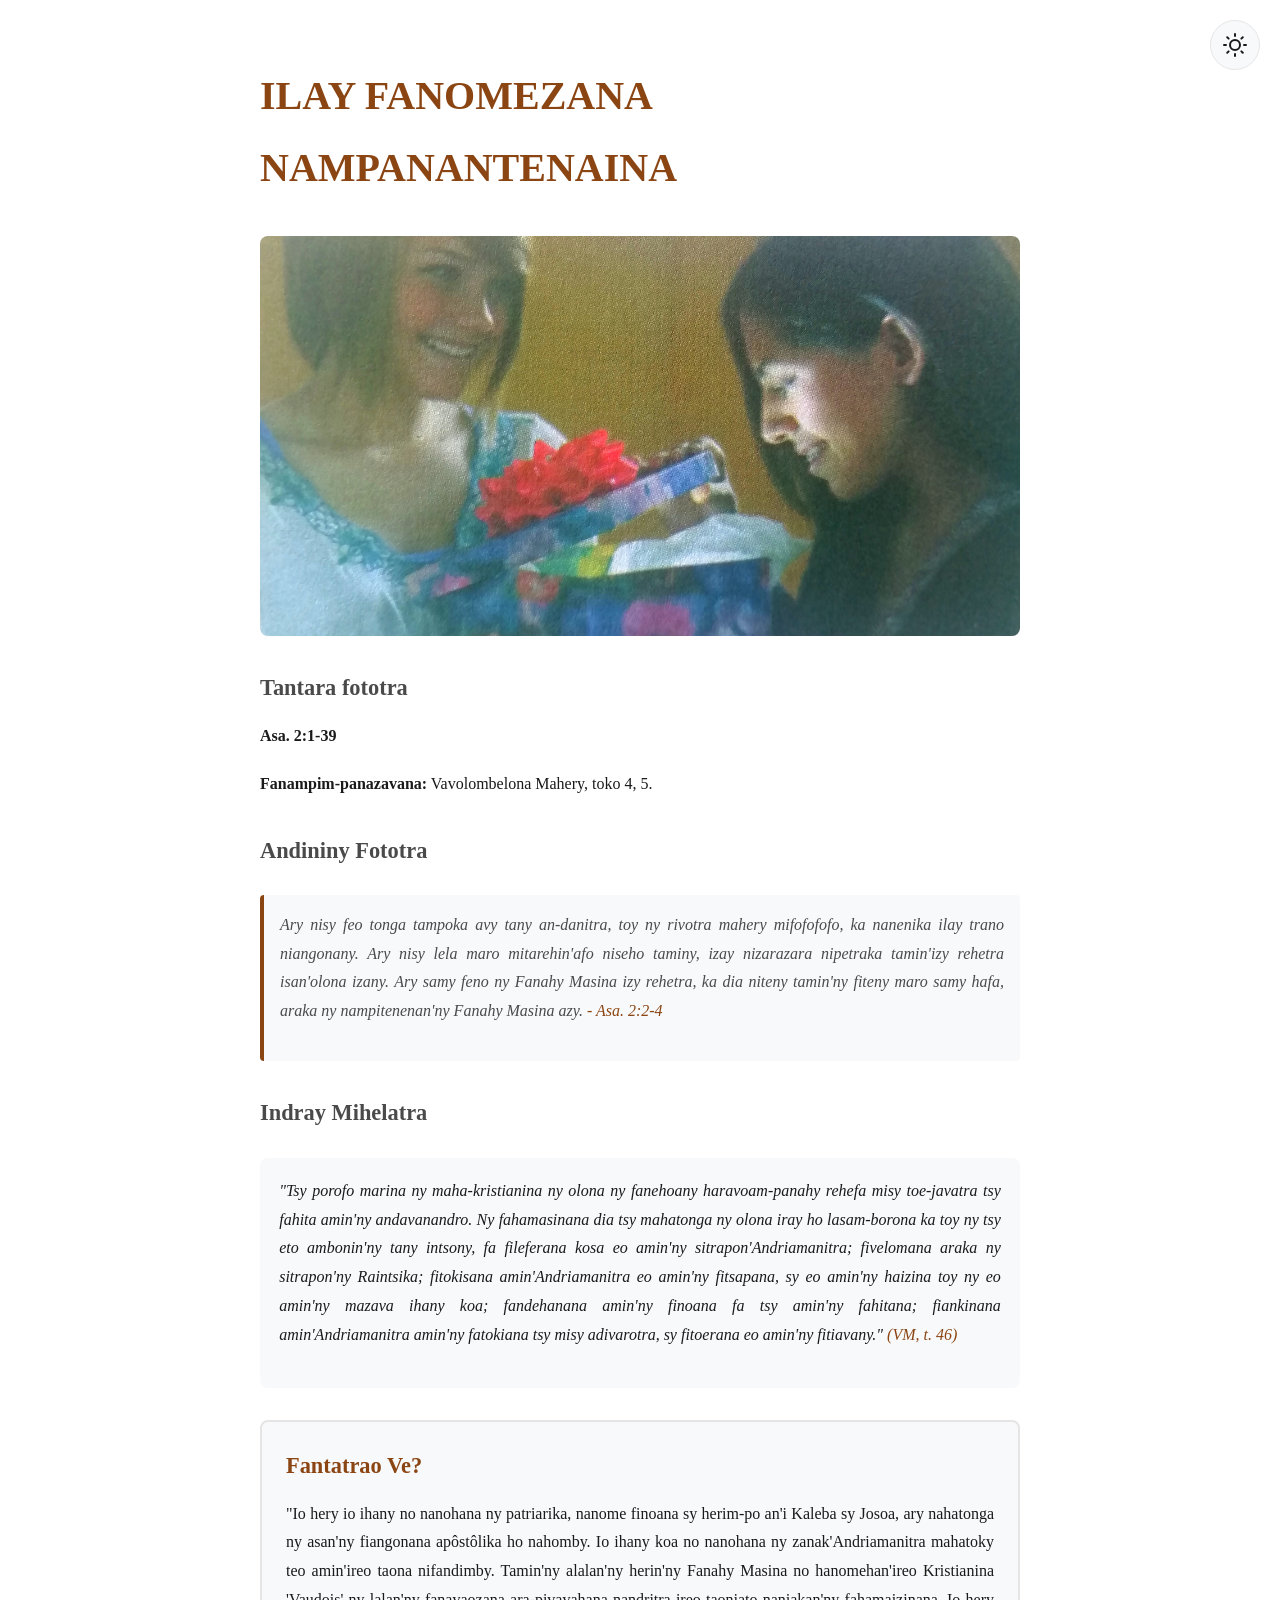
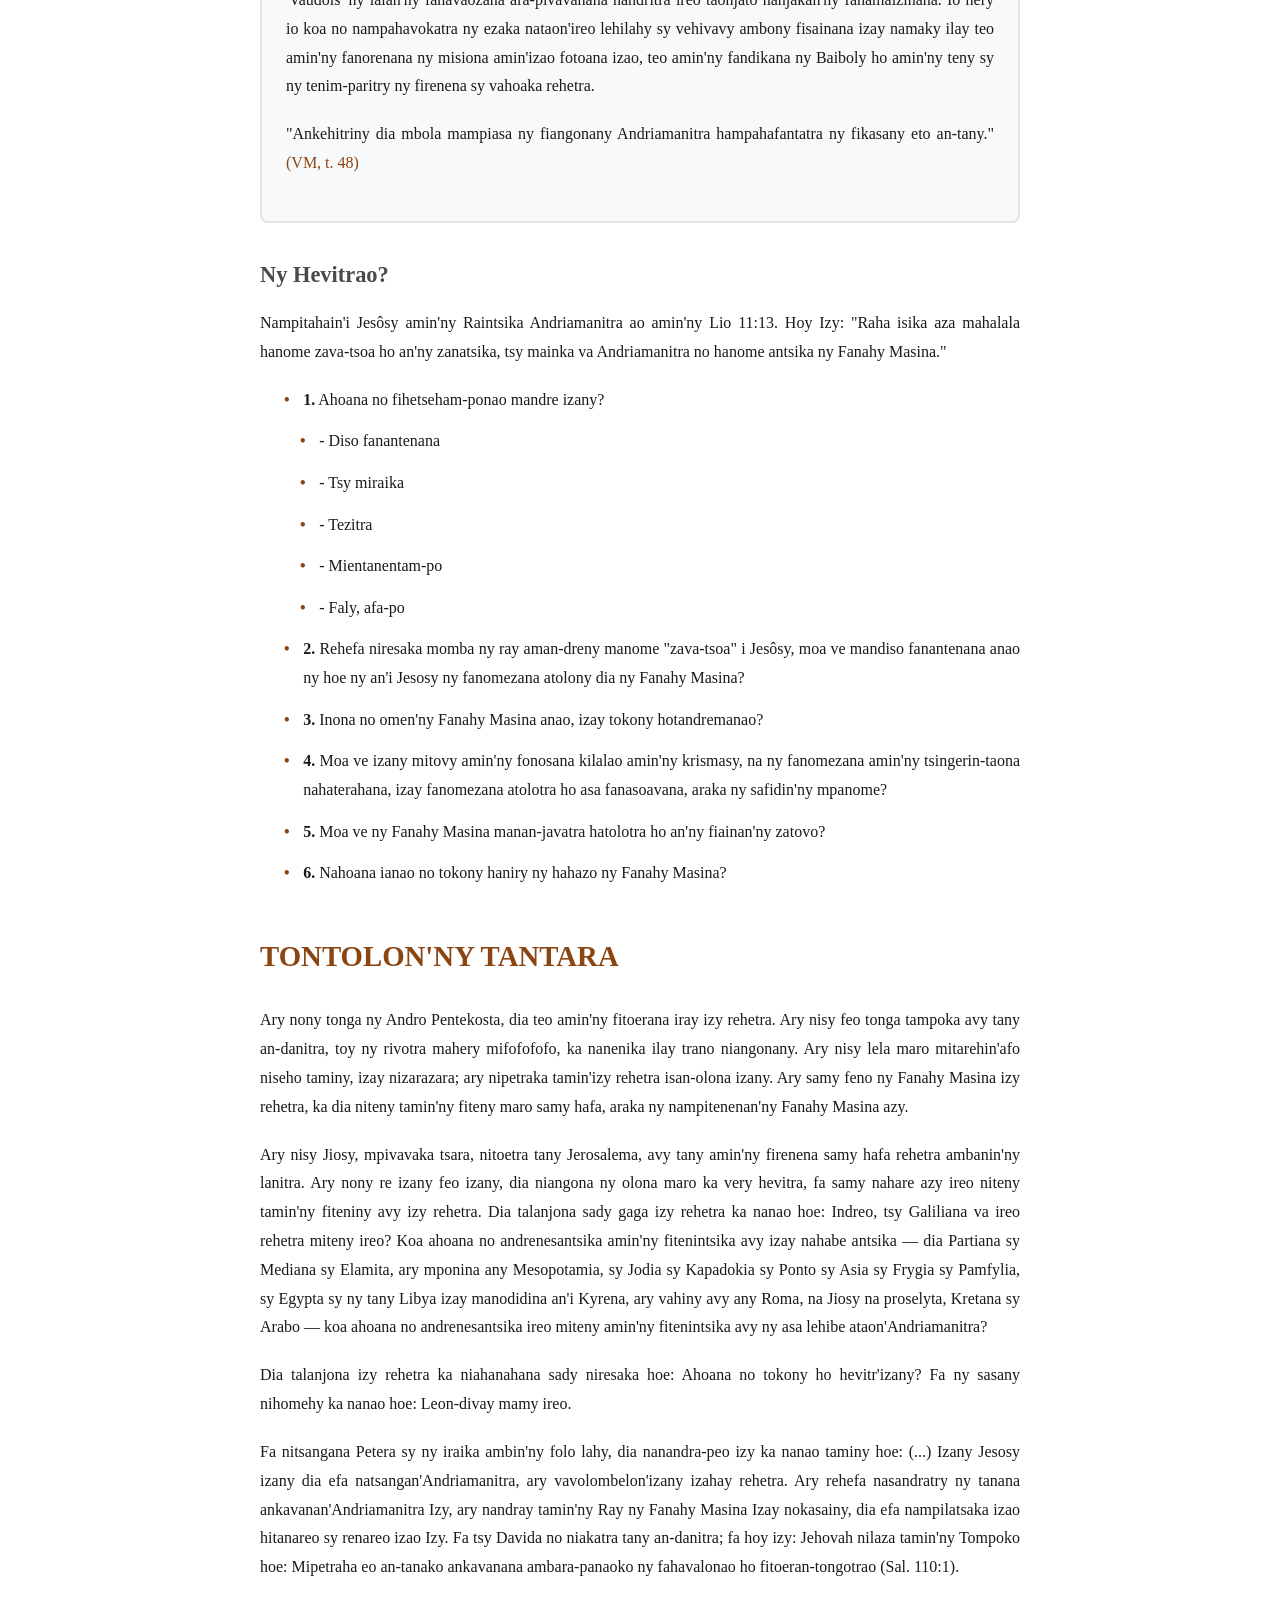
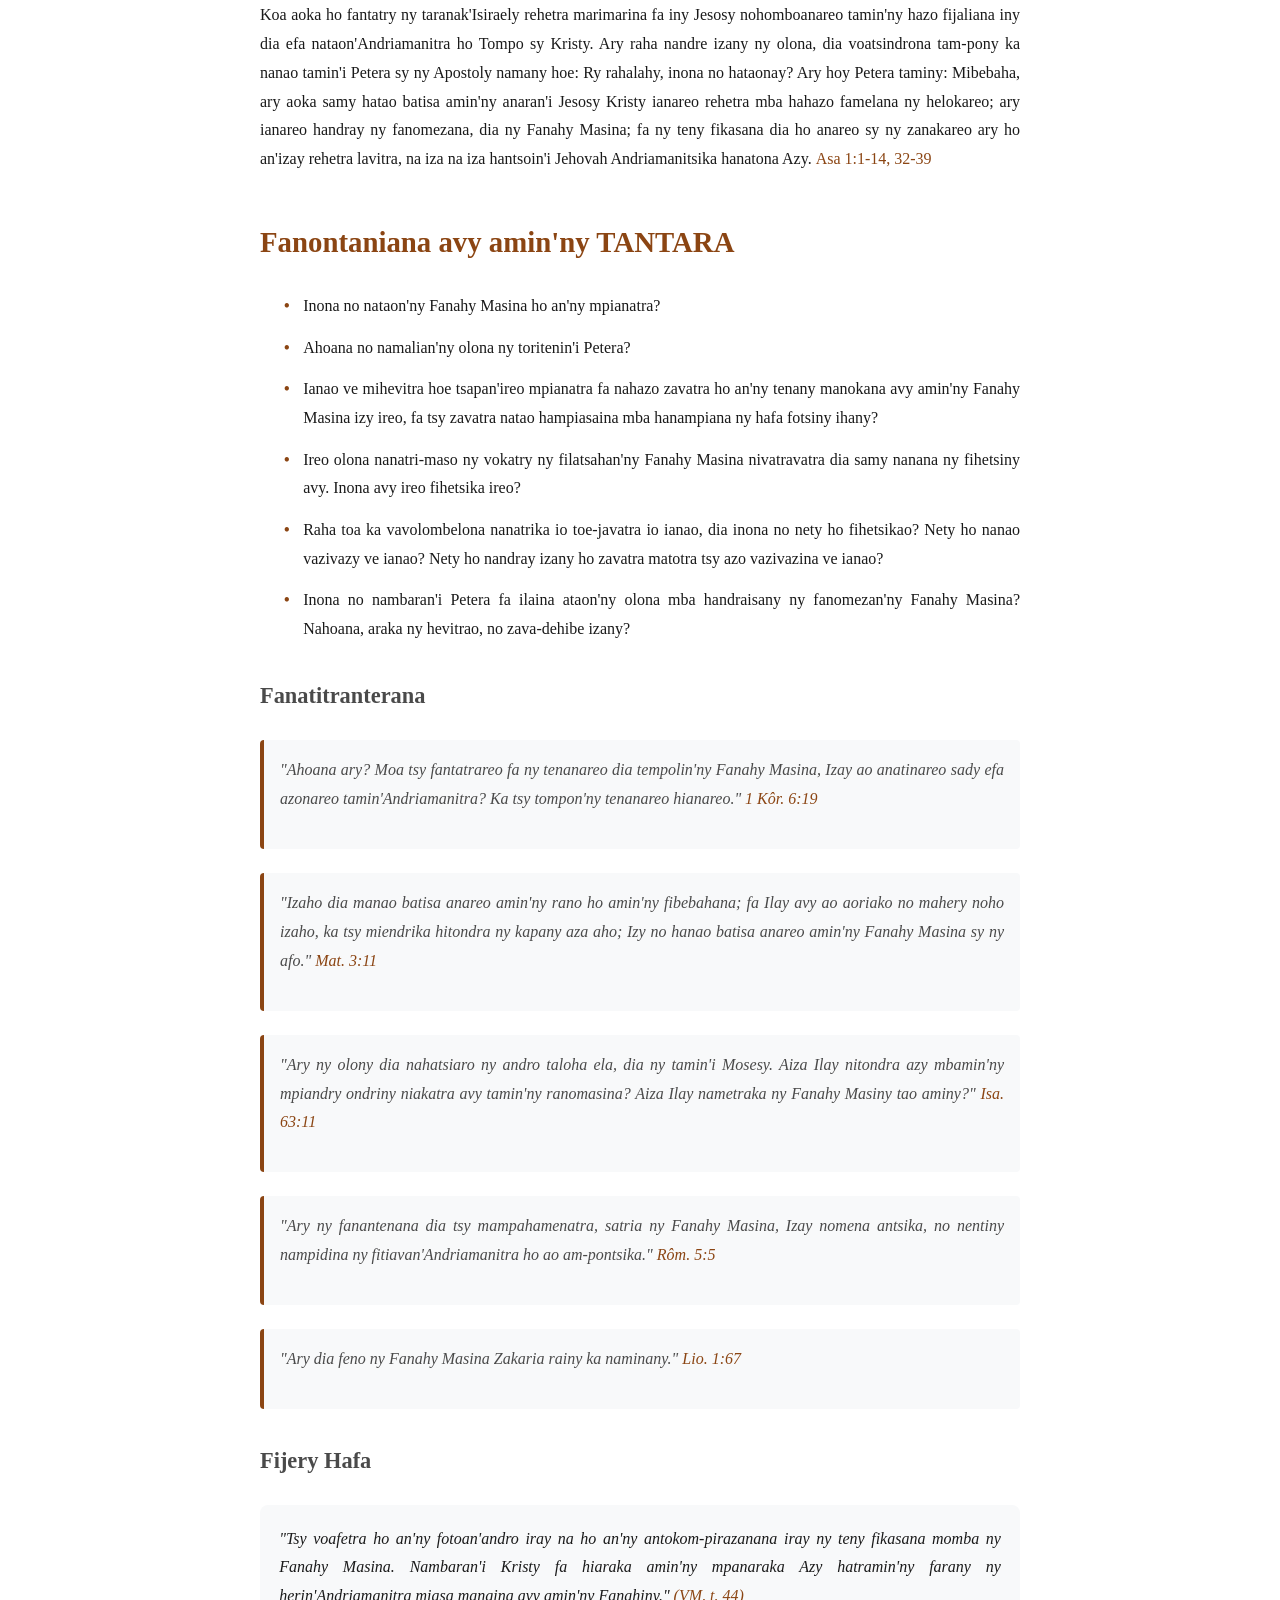
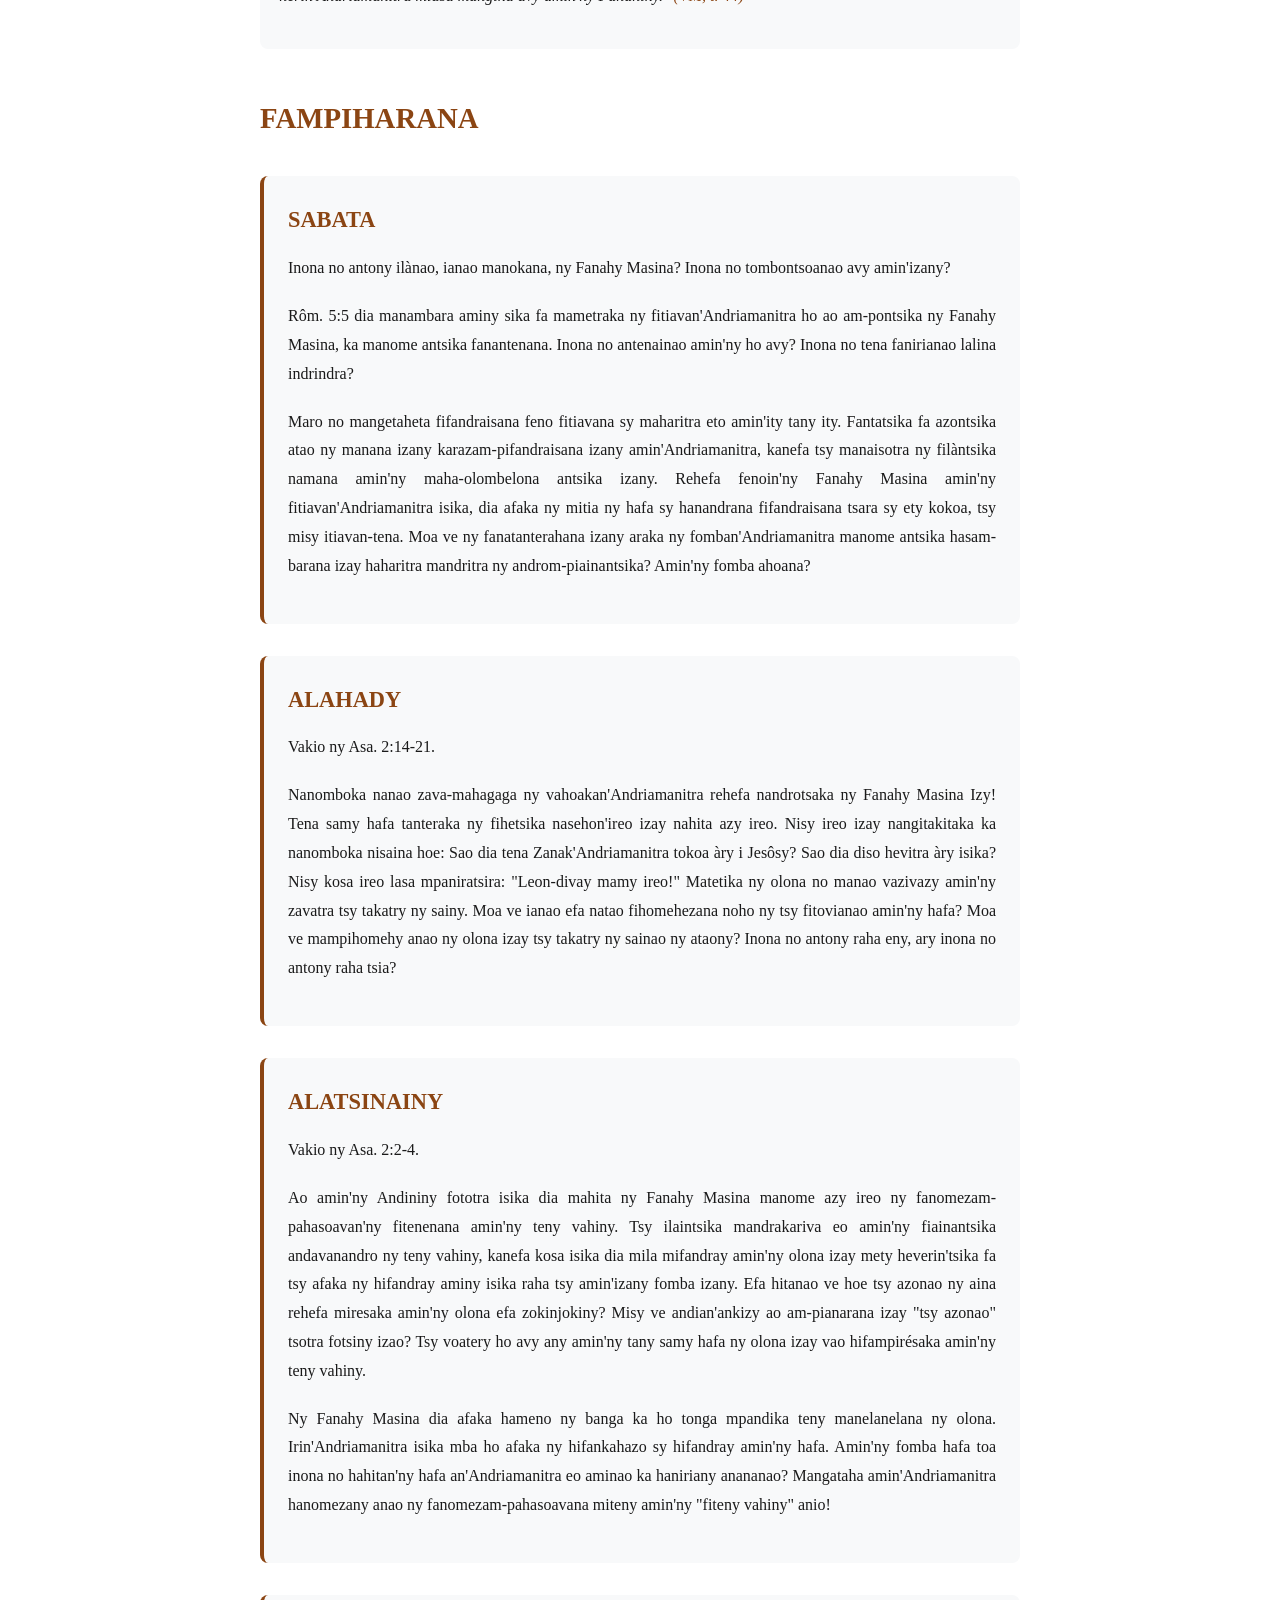
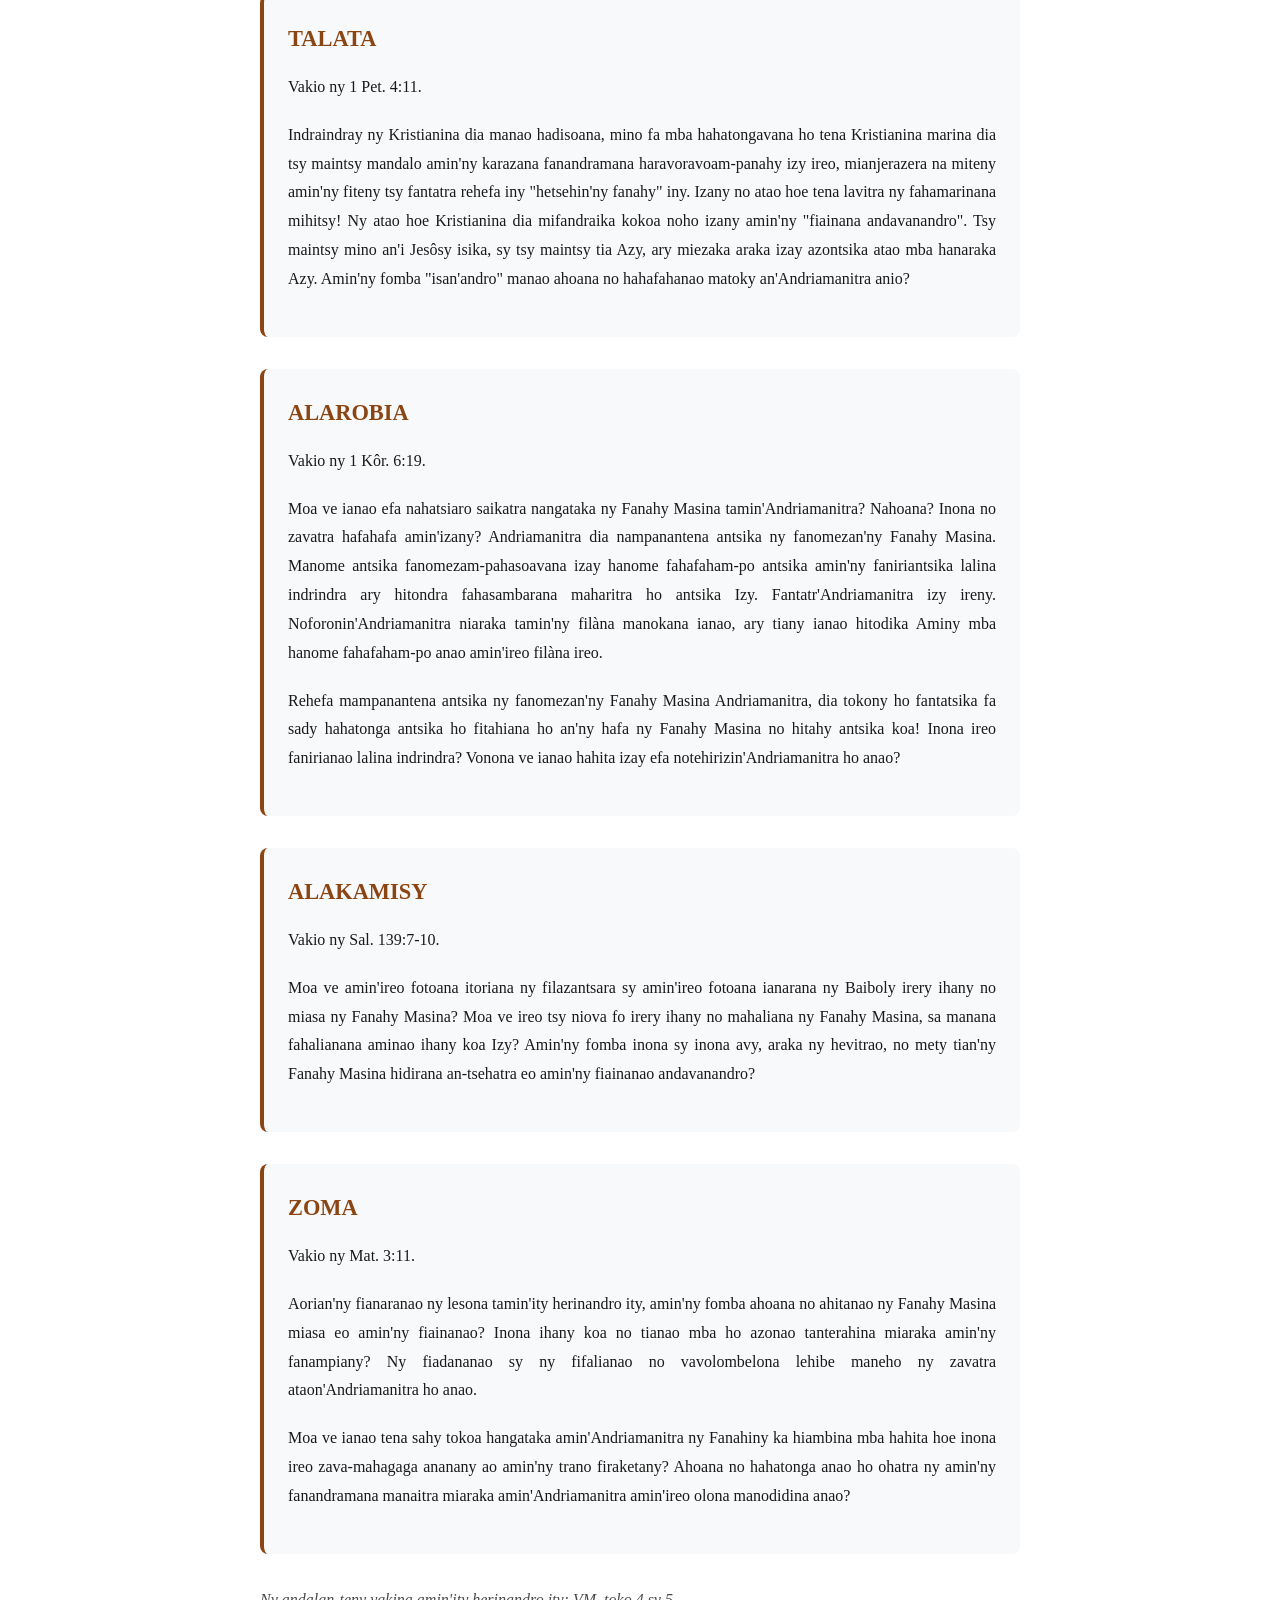
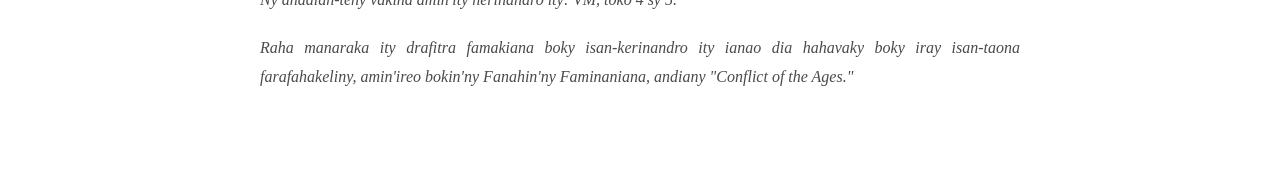
<file: Zatovo/lesona2.html>
<!DOCTYPE html>
<html lang="mg">
<head>
    <meta charset="UTF-8">
    <meta name="viewport" content="width=device-width, initial-scale=1.0">
    <title>Lesona 2 - Ilay Fanomezana Nampanantenaina</title>
  <style>
        :root {
            --bg-color: #ffffff;
            --text-color: #1a1a1a;
            --secondary-color: #4a4a4a;
            --accent-color: #8B4513;
            --border-color: #e5e5e5;
            --highlight-bg: #f8f9fa;
        }

        [data-theme="dark"] {
            --bg-color: #1a1a1a;
            --text-color: #e5e5e5;
            --secondary-color: #a8a8a8;
            --accent-color: #A0522D;
            --border-color: #333333;
            --highlight-bg: #2a2a2a;
        }

        * {
            margin: 0;
            padding: 0;
            box-sizing: border-box;
        }

        body {
            font-family: 'Lora', 'Georgia', serif;
            line-height: 1.8;
            color: var(--text-color);
            background-color: var(--bg-color);
            transition: background-color 0.3s ease, color 0.3s ease;
            padding: 20px;
        }

        .container {
            max-width: 800px;
            margin: 0 auto;
            padding: 40px 20px;
        }

        .theme-toggle {
            position: fixed;
            top: 20px;
            right: 20px;
            background: var(--highlight-bg);
            border: 1px solid var(--border-color);
            border-radius: 50%;
            width: 50px;
            height: 50px;
            display: flex;
            align-items: center;
            justify-content: center;
            cursor: pointer;
            transition: all 0.3s ease;
            z-index: 1000;
        }

        .theme-toggle:hover {
            transform: scale(1.1);
        }

        .theme-toggle svg {
            width: 24px;
            height: 24px;
            fill: var(--text-color);
            stroke: var(--text-color);
            stroke-width: 2;
            stroke-linecap: round;
            stroke-linejoin: round;
        }

        h1 {
            font-size: 2.5em;
            margin-bottom: 0.5em;
            color: var(--accent-color);
            font-weight: 600;
        }

        h2 {
            font-size: 1.8em;
            margin-top: 1.5em;
            margin-bottom: 0.8em;
            color: var(--accent-color);
            font-weight: 600;
        }

        h3 {
            font-size: 1.4em;
            margin-top: 1.2em;
            margin-bottom: 0.6em;
            color: var(--secondary-color);
            font-weight: 600;
        }

        h4 {
            font-size: 1.2em;
            margin-top: 1em;
            margin-bottom: 0.5em;
            color: var(--secondary-color);
            font-weight: 600;
        }

        p {
            margin-bottom: 1.2em;
            text-align: justify;
        }

        .verse {
            font-style: italic;
            color: var(--secondary-color);
            margin: 1.5em 0;
            padding: 1em;
            background: var(--highlight-bg);
            border-left: 4px solid var(--accent-color);
            border-radius: 4px;
        }

        .section {
            margin: 2em 0;
        }

        .quote {
            margin: 1.5em 0;
            padding: 1.2em;
            background: var(--highlight-bg);
            border-radius: 8px;
            font-style: italic;
        }

        .reference {
            color: var(--accent-color);
            font-weight: 500;
        }

        .header-image {
            width: 100%;
            height: auto;
            max-height: 400px;
            object-fit: cover;
            border-radius: 8px;
            margin: 2em 0;
            display: block;
        }

        .highlight {
            background-color: var(--highlight-bg);
            padding: 0.2em 0.4em;
            border-radius: 3px;
        }

        .info-box {
            background: var(--highlight-bg);
            border: 2px solid var(--border-color);
            border-radius: 8px;
            padding: 1.5em;
            margin: 1.5em 0;
        }

        .info-box h3 {
            margin-top: 0;
            color: var(--accent-color);
        }

        .question-list {
            margin-left: 1.5em;
        }

        .question-list p {
            margin-bottom: 0.8em;
            position: relative;
            padding-left: 1.2em;
        }

        .question-list p:before {
            content: "•";
            position: absolute;
            left: 0;
            color: var(--accent-color);
            font-weight: bold;
        }

        em {
            font-style: italic;
            color: var(--secondary-color);
        }

        strong {
            font-weight: 600;
            color: var(--text-color);
        }

        .day-section {
            margin: 2em 0;
            padding: 1.5em;
            background: var(--highlight-bg);
            border-radius: 8px;
            border-left: 4px solid var(--accent-color);
        }

        .day-section h3 {
            margin-top: 0;
            color: var(--accent-color);
        }

        @media (max-width: 768px) {
            body {
                padding: 10px;
            }

            .container {
                padding: 20px 10px;
            }

            h1 {
                font-size: 2em;
            }

            h2 {
                font-size: 1.5em;
            }

            h3 {
                font-size: 1.2em;
            }

            .theme-toggle {
                width: 45px;
                height: 45px;
                top: 15px;
                right: 15px;
            }

            .header-image {
                max-height: 250px;
            }
        }
    </style>
</head>
<body>
    <button class="theme-toggle" id="themeToggle" aria-label="Toggle theme">
        <svg id="sunIcon" viewBox="0 0 24 24">
            <circle cx="12" cy="12" r="5" fill="none"/>
            <line x1="12" y1="1" x2="12" y2="3"/>
            <line x1="12" y1="21" x2="12" y2="23"/>
            <line x1="4.22" y1="4.22" x2="5.64" y2="5.64"/>
            <line x1="18.36" y1="18.36" x2="19.78" y2="19.78"/>
            <line x1="1" y1="12" x2="3" y2="12"/>
            <line x1="21" y1="12" x2="23" y2="12"/>
            <line x1="4.22" y1="19.78" x2="5.64" y2="18.36"/>
            <line x1="18.36" y1="5.64" x2="19.78" y2="4.22"/>
        </svg>
        <svg id="moonIcon" viewBox="0 0 24 24" style="display: none;">
            <path d="M21 12.79A9 9 0 1 1 11.21 3 7 7 0 0 0 21 12.79z" fill="none"/>
        </svg>
    </button>

    <div class="container">
        <h1>ILAY FANOMEZANA NAMPANANTENAINA</h1>

        <img src="images/lesona2.png" alt="Lesona 2" class="header-image">

        <div class="section">
            <h3>Tantara fototra</h3>
            <p><strong>Asa. 2:1-39</strong></p>
            <p><strong>Fanampim-panazavana:</strong> Vavolombelona Mahery, toko 4, 5.</p>
        </div>

        <div class="section">
            <h3>Andininy Fototra</h3>
            <div class="verse">
                <p>Ary nisy feo tonga tampoka avy tany an-danitra, toy ny rivotra mahery mifofofofo, ka nanenika ilay trano niangonany. Ary nisy lela maro mitarehin'afo niseho taminy, izay nizarazara nipetraka tamin'izy rehetra isan'olona izany. Ary samy feno ny Fanahy Masina izy rehetra, ka dia niteny tamin'ny fiteny maro samy hafa, araka ny nampitenenan'ny Fanahy Masina azy. <span class="reference">- Asa. 2:2-4</span></p>
            </div>
        </div>

        <div class="section">
            <h3>Indray Mihelatra</h3>
            <div class="quote">
                <p>"Tsy porofo marina ny maha-kristianina ny olona ny fanehoany haravoam-panahy rehefa misy toe-javatra tsy fahita amin'ny andavanandro. Ny fahamasinana dia tsy mahatonga ny olona iray ho lasam-borona ka toy ny tsy eto ambonin'ny tany intsony, fa fileferana kosa eo amin'ny sitrapon'Andriamanitra; fivelomana araka ny sitrapon'ny Raintsika; fitokisana amin'Andriamanitra eo amin'ny fitsapana, sy eo amin'ny haizina toy ny eo amin'ny mazava ihany koa; fandehanana amin'ny finoana fa tsy amin'ny fahitana; fiankinana amin'Andriamanitra amin'ny fatokiana tsy misy adivarotra, sy fitoerana eo amin'ny fitiavany." <span class="reference">(VM, t. 46)</span></p>
            </div>
        </div>

        <div class="info-box">
            <h3>Fantatrao Ve?</h3>
            <p>"Io hery io ihany no nanohana ny patriarika, nanome finoana sy herim-po an'i Kaleba sy Josoa, ary nahatonga ny asan'ny fiangonana apôstôlika ho nahomby. Io ihany koa no nanohana ny zanak'Andriamanitra mahatoky teo amin'ireo taona nifandimby. Tamin'ny alalan'ny herin'ny Fanahy Masina no hanomehan'ireo Kristianina 'Vaudois' ny lalan'ny fanavaozana ara-pivavahana nandritra ireo taonjato nanjakan'ny fahamaizinana. Io hery io koa no nampahavokatra ny ezaka nataon'ireo lehilahy sy vehivavy ambony fisainana izay namaky ilay teo amin'ny fanorenana ny misiona amin'izao fotoana izao, teo amin'ny fandikana ny Baiboly ho amin'ny teny sy ny tenim-paritry ny firenena sy vahoaka rehetra.</p>
            <p>"Ankehitriny dia mbola mampiasa ny fiangonany Andriamanitra hampahafantatra ny fikasany eto an-tany." <span class="reference">(VM, t. 48)</span></p>
        </div>

        <div class="section">
            <h3>Ny Hevitrao?</h3>
            <p>Nampitahain'i Jesôsy amin'ny Raintsika Andriamanitra ao amin'ny Lio 11:13. Hoy Izy: "Raha isika aza mahalala hanome zava-tsoa ho an'ny zanatsika, tsy mainka va Andriamanitra no hanome antsika ny Fanahy Masina."</p>
            
            <div class="question-list">
                <p><strong>1.</strong> Ahoana no fihetseham-ponao mandre izany?</p>
                <p style="margin-left: 1em;">- Diso fanantenana</p>
                <p style="margin-left: 1em;">- Tsy miraika</p>
                <p style="margin-left: 1em;">- Tezitra</p>
                <p style="margin-left: 1em;">- Mientanentam-po</p>
                <p style="margin-left: 1em;">- Faly, afa-po</p>
                
                <p><strong>2.</strong> Rehefa niresaka momba ny ray aman-dreny manome "zava-tsoa" i Jesôsy, moa ve mandiso fanantenana anao ny hoe ny an'i Jesosy ny fanomezana atolony dia ny Fanahy Masina?</p>
                
                <p><strong>3.</strong> Inona no omen'ny Fanahy Masina anao, izay tokony hotandremanao?</p>
                
                <p><strong>4.</strong> Moa ve izany mitovy amin'ny fonosana kilalao amin'ny krismasy, na ny fanomezana amin'ny tsingerin-taona nahaterahana, izay fanomezana atolotra ho asa fanasoavana, araka ny safidin'ny mpanome?</p>
                
                <p><strong>5.</strong> Moa ve ny Fanahy Masina manan-javatra hatolotra ho an'ny fiainan'ny zatovo?</p>
                
                <p><strong>6.</strong> Nahoana ianao no tokony haniry ny hahazo ny Fanahy Masina?</p>
            </div>
        </div>

        <div class="section">
            <h2>TONTOLON'NY TANTARA</h2>
            
            <p>Ary nony tonga ny Andro Pentekosta, dia teo amin'ny fitoerana iray izy rehetra. Ary nisy feo tonga tampoka avy tany an-danitra, toy ny rivotra mahery mifofofofo, ka nanenika ilay trano niangonany. Ary nisy lela maro mitarehin'afo niseho taminy, izay nizarazara; ary nipetraka tamin'izy rehetra isan-olona izany. Ary samy feno ny Fanahy Masina izy rehetra, ka dia niteny tamin'ny fiteny maro samy hafa, araka ny nampitenenan'ny Fanahy Masina azy.</p>

            <p>Ary nisy Jiosy, mpivavaka tsara, nitoetra tany Jerosalema, avy tany amin'ny firenena samy hafa rehetra ambanin'ny lanitra. Ary nony re izany feo izany, dia niangona ny olona maro ka very hevitra, fa samy nahare azy ireo niteny tamin'ny fiteniny avy izy rehetra. Dia talanjona sady gaga izy rehetra ka nanao hoe: Indreo, tsy Galiliana va ireo rehetra miteny ireo? Koa ahoana no andrenesantsika amin'ny fitenintsika avy izay nahabe antsika — dia Partiana sy Mediana sy Elamita, ary mponina any Mesopotamia, sy Jodia sy Kapadokia sy Ponto sy Asia sy Frygia sy Pamfylia, sy Egypta sy ny tany Libya izay manodidina an'i Kyrena, ary vahiny avy any Roma, na Jiosy na proselyta, Kretana sy Arabo — koa ahoana no andrenesantsika ireo miteny amin'ny fitenintsika avy ny asa lehibe ataon'Andriamanitra?</p>

            <p>Dia talanjona izy rehetra ka niahanahana sady niresaka hoe: Ahoana no tokony ho hevitr'izany? Fa ny sasany nihomehy ka nanao hoe: Leon-divay mamy ireo.</p>

            <p>Fa nitsangana Petera sy ny iraika ambin'ny folo lahy, dia nanandra-peo izy ka nanao taminy hoe: (...) Izany Jesosy izany dia efa natsangan'Andriamanitra, ary vavolombelon'izany izahay rehetra. Ary rehefa nasandratry ny tanana ankavanan'Andriamanitra Izy, ary nandray tamin'ny Ray ny Fanahy Masina Izay nokasainy, dia efa nampilatsaka izao hitanareo sy renareo izao Izy. Fa tsy Davida no niakatra tany an-danitra; fa hoy izy: Jehovah nilaza tamin'ny Tompoko hoe: Mipetraha eo an-tanako ankavanana ambara-panaoko ny fahavalonao ho fitoeran-tongotrao (Sal. 110:1).</p>

            <p>Koa aoka ho fantatry ny taranak'Isiraely rehetra marimarina fa iny Jesosy nohomboanareo tamin'ny hazo fijaliana iny dia efa nataon'Andriamanitra ho Tompo sy Kristy. Ary raha nandre izany ny olona, dia voatsindrona tam-pony ka nanao tamin'i Petera sy ny Apostoly namany hoe: Ry rahalahy, inona no hataonay? Ary hoy Petera taminy: Mibebaha, ary aoka samy hatao batisa amin'ny anaran'i Jesosy Kristy ianareo rehetra mba hahazo famelana ny helokareo; ary ianareo handray ny fanomezana, dia ny Fanahy Masina; fa ny teny fikasana dia ho anareo sy ny zanakareo ary ho an'izay rehetra lavitra, na iza na iza hantsoin'i Jehovah Andriamanitsika hanatona Azy. <span class="reference">Asa 1:1-14, 32-39</span></p>
        </div>

        <div class="section">
            <h2>Fanontaniana avy amin'ny TANTARA</h2>
            
            <div class="question-list">
                <p>Inona no nataon'ny Fanahy Masina ho an'ny mpianatra?</p>
                
                <p>Ahoana no namalian'ny olona ny toritenin'i Petera?</p>
                
                <p>Ianao ve mihevitra hoe tsapan'ireo mpianatra fa nahazo zavatra ho an'ny tenany manokana avy amin'ny Fanahy Masina izy ireo, fa tsy zavatra natao hampiasaina mba hanampiana ny hafa fotsiny ihany?</p>
                
                <p>Ireo olona nanatri-maso ny vokatry ny filatsahan'ny Fanahy Masina nivatravatra dia samy nanana ny fihetsiny avy. Inona avy ireo fihetsika ireo?</p>
                
                <p>Raha toa ka vavolombelona nanatrika io toe-javatra io ianao, dia inona no nety ho fihetsikao? Nety ho nanao vazivazy ve ianao? Nety ho nandray izany ho zavatra matotra tsy azo vazivazina ve ianao?</p>
                
                <p>Inona no nambaran'i Petera fa ilaina ataon'ny olona mba handraisany ny fanomezan'ny Fanahy Masina? Nahoana, araka ny hevitrao, no zava-dehibe izany?</p>
            </div>
        </div>

        <div class="section">
            <h3>Fanatitranterana</h3>
            <div class="verse">
                <p>"Ahoana ary? Moa tsy fantatrareo fa ny tenanareo dia tempolin'ny Fanahy Masina, Izay ao anatinareo sady efa azonareo tamin'Andriamanitra? Ka tsy tompon'ny tenanareo hianareo." <span class="reference">1 Kôr. 6:19</span></p>
            </div>

            <div class="verse">
                <p>"Izaho dia manao batisa anareo amin'ny rano ho amin'ny fibebahana; fa Ilay avy ao aoriako no mahery noho izaho, ka tsy miendrika hitondra ny kapany aza aho; Izy no hanao batisa anareo amin'ny Fanahy Masina sy ny afo." <span class="reference">Mat. 3:11</span></p>
            </div>

            <div class="verse">
                <p>"Ary ny olony dia nahatsiaro ny andro taloha ela, dia ny tamin'i Mosesy. Aiza Ilay nitondra azy mbamin'ny mpiandry ondriny niakatra avy tamin'ny ranomasina? Aiza Ilay nametraka ny Fanahy Masiny tao aminy?" <span class="reference">Isa. 63:11</span></p>
            </div>

            <div class="verse">
                <p>"Ary ny fanantenana dia tsy mampahamenatra, satria ny Fanahy Masina, Izay nomena antsika, no nentiny nampidina ny fitiavan'Andriamanitra ho ao am-pontsika." <span class="reference">Rôm. 5:5</span></p>
            </div>

            <div class="verse">
                <p>"Ary dia feno ny Fanahy Masina Zakaria rainy ka naminany." <span class="reference">Lio. 1:67</span></p>
            </div>
        </div>

        <div class="section">
            <h3>Fijery Hafa</h3>
            <div class="quote">
                <p>"Tsy voafetra ho an'ny fotoan'andro iray na ho an'ny antokom-pirazanana iray ny teny fikasana momba ny Fanahy Masina. Nambaran'i Kristy fa hiaraka amin'ny mpanaraka Azy hatramin'ny farany ny herin'Andriamanitra miasa mangina avy amin'ny Fanahiny." <span class="reference">(VM, t. 44)</span></p>
            </div>
        </div>

        <div class="section">
            <h2>FAMPIHARANA</h2>

            <div class="day-section">
                <h3>SABATA</h3>
                <p>Inona no antony ilànao, ianao manokana, ny Fanahy Masina? Inona no tombontsoanao avy amin'izany?</p>
                
                <p>Rôm. 5:5 dia manambara aminy sika fa mametraka ny fitiavan'Andriamanitra ho ao am-pontsika ny Fanahy Masina, ka manome antsika fanantenana. Inona no antenainao amin'ny ho avy? Inona no tena fanirianao lalina indrindra?</p>
                
                <p>Maro no mangetaheta fifandraisana feno fitiavana sy maharitra eto amin'ity tany ity. Fantatsika fa azontsika atao ny manana izany karazam-pifandraisana izany amin'Andriamanitra, kanefa tsy manaisotra ny filàntsika namana amin'ny maha-olombelona antsika izany. Rehefa fenoin'ny Fanahy Masina amin'ny fitiavan'Andriamanitra isika, dia afaka ny mitia ny hafa sy hanandrana fifandraisana tsara sy ety kokoa, tsy misy itiavan-tena. Moa ve ny fanatanterahana izany araka ny fomban'Andriamanitra manome antsika hasam-barana izay haharitra mandritra ny androm-piainantsika? Amin'ny fomba ahoana?</p>
            </div>

            <div class="day-section">
                <h3>ALAHADY</h3>
                <p>Vakio ny Asa. 2:14-21.</p>
                
                <p>Nanomboka nanao zava-mahagaga ny vahoakan'Andriamanitra rehefa nandrotsaka ny Fanahy Masina Izy! Tena samy hafa tanteraka ny fihetsika nasehon'ireo izay nahita azy ireo. Nisy ireo izay nangitakitaka ka nanomboka nisaina hoe: Sao dia tena Zanak'Andriamanitra tokoa àry i Jesôsy? Sao dia diso hevitra àry isika? Nisy kosa ireo lasa mpaniratsira: "Leon-divay mamy ireo!" Matetika ny olona no manao vazivazy amin'ny zavatra tsy takatry ny sainy. Moa ve ianao efa natao fihomehezana noho ny tsy fitovianao amin'ny hafa? Moa ve mampihomehy anao ny olona izay tsy takatry ny sainao ny ataony? Inona no antony raha eny, ary inona no antony raha tsia?</p>
            </div>

            <div class="day-section">
                <h3>ALATSINAINY</h3>
                <p>Vakio ny Asa. 2:2-4.</p>
                
                <p>Ao amin'ny Andininy fototra isika dia mahita ny Fanahy Masina manome azy ireo ny fanomezam-pahasoavan'ny fitenenana amin'ny teny vahiny. Tsy ilaintsika mandrakariva eo amin'ny fiainantsika andavanandro ny teny vahiny, kanefa kosa isika dia mila mifandray amin'ny olona izay mety heverin'tsika fa tsy afaka ny hifandray aminy isika raha tsy amin'izany fomba izany. Efa hitanao ve hoe tsy azonao ny aina rehefa miresaka amin'ny olona efa zokinjokiny? Misy ve andian'ankizy ao am-pianarana izay "tsy azonao" tsotra fotsiny izao? Tsy voatery ho avy any amin'ny tany samy hafa ny olona izay vao hifampirésaka amin'ny teny vahiny.</p>
                
                <p>Ny Fanahy Masina dia afaka hameno ny banga ka ho tonga mpandika teny manelanelana ny olona. Irin'Andriamanitra isika mba ho afaka ny hifankahazo sy hifandray amin'ny hafa. Amin'ny fomba hafa toa inona no hahitan'ny hafa an'Andriamanitra eo aminao ka haniriany anananao? Mangataha amin'Andriamanitra hanomezany anao ny fanomezam-pahasoavana miteny amin'ny "fiteny vahiny" anio!</p>
            </div>

            <div class="day-section">
                <h3>TALATA</h3>
                <p>Vakio ny 1 Pet. 4:11.</p>
                
                <p>Indraindray ny Kristianina dia manao hadisoana, mino fa mba hahatongavana ho tena Kristianina marina dia tsy maintsy mandalo amin'ny karazana fanandramana haravoravoam-panahy izy ireo, mianjerazera na miteny amin'ny fiteny tsy fantatra rehefa iny "hetsehin'ny fanahy" iny. Izany no atao hoe tena lavitra ny fahamarinana mihitsy! Ny atao hoe Kristianina dia mifandraika kokoa noho izany amin'ny "fiainana andavanandro". Tsy maintsy mino an'i Jesôsy isika, sy tsy maintsy tia Azy, ary miezaka araka izay azontsika atao mba hanaraka Azy. Amin'ny fomba "isan'andro" manao ahoana no hahafahanao matoky an'Andriamanitra anio?</p>
            </div>

            <div class="day-section">
                <h3>ALAROBIA</h3>
                <p>Vakio ny 1 Kôr. 6:19.</p>
                
                <p>Moa ve ianao efa nahatsiaro saikatra nangataka ny Fanahy Masina tamin'Andriamanitra? Nahoana? Inona no zavatra hafahafa amin'izany? Andriamanitra dia nampanantena antsika ny fanomezan'ny Fanahy Masina. Manome antsika fanomezam-pahasoavana izay hanome fahafaham-po antsika amin'ny faniriantsika lalina indrindra ary hitondra fahasambarana maharitra ho antsika Izy. Fantatr'Andriamanitra izy ireny. Noforonin'Andriamanitra niaraka tamin'ny filàna manokana ianao, ary tiany ianao hitodika Aminy mba hanome fahafaham-po anao amin'ireo filàna ireo.</p>
                
                <p>Rehefa mampanantena antsika ny fanomezan'ny Fanahy Masina Andriamanitra, dia tokony ho fantatsika fa sady hahatonga antsika ho fitahiana ho an'ny hafa ny Fanahy Masina no hitahy antsika koa! Inona ireo fanirianao lalina indrindra? Vonona ve ianao hahita izay efa notehirizin'Andriamanitra ho anao?</p>
            </div>

            <div class="day-section">
                <h3>ALAKAMISY</h3>
                <p>Vakio ny Sal. 139:7-10.</p>
                
                <p>Moa ve amin'ireo fotoana itoriana ny filazantsara sy amin'ireo fotoana ianarana ny Baiboly irery ihany no miasa ny Fanahy Masina? Moa ve ireo tsy niova fo irery ihany no mahaliana ny Fanahy Masina, sa manana fahalianana aminao ihany koa Izy? Amin'ny fomba inona sy inona avy, araka ny hevitrao, no mety tian'ny Fanahy Masina hidirana an-tsehatra eo amin'ny fiainanao andavanandro?</p>
            </div>

            <div class="day-section">
                <h3>ZOMA</h3>
                <p>Vakio ny Mat. 3:11.</p>
                
                <p>Aorian'ny fianaranao ny lesona tamin'ity herinandro ity, amin'ny fomba ahoana no ahitanao ny Fanahy Masina miasa eo amin'ny fiainanao? Inona ihany koa no tianao mba ho azonao tanterahina miaraka amin'ny fanampiany? Ny fiadananao sy ny fifalianao no vavolombelona lehibe maneho ny zavatra ataon'Andriamanitra ho anao.</p>
                
                <p>Moa ve ianao tena sahy tokoa hangataka amin'Andriamanitra ny Fanahiny ka hiambina mba hahita hoe inona ireo zava-mahagaga ananany ao amin'ny trano firaketany? Ahoana no hahatonga anao ho ohatra ny amin'ny fanandramana manaitra miaraka amin'Andriamanitra amin'ireo olona manodidina anao?</p>
            </div>
        </div>

        <div class="section">
            <p><em>Ny andalan-teny vakina amin'ity herinandro ity: VM, toko 4 sy 5.</em></p>
            <p><em>Raha manaraka ity drafitra famakiana boky isan-kerinandro ity ianao dia hahavaky boky iray isan-taona farafahakeliny, amin'ireo bokin'ny Fanahin'ny Faminaniana, andiany "Conflict of the Ages."</em></p>
        </div>
    </div>

    <script>
        const themeToggle = document.getElementById('themeToggle');
        const sunIcon = document.getElementById('sunIcon');
        const moonIcon = document.getElementById('moonIcon');
        const html = document.documentElement;

        // Initialize with light theme (no localStorage)
        let currentTheme = 'light';
        html.setAttribute('data-theme', currentTheme);

        themeToggle.addEventListener('click', function() {
            if (currentTheme === 'light') {
                currentTheme = 'dark';
                html.setAttribute('data-theme', 'dark');
                sunIcon.style.display = 'none';
                moonIcon.style.display = 'block';
            } else {
                currentTheme = 'light';
                html.setAttribute('data-theme', 'light');
                sunIcon.style.display = 'block';
                moonIcon.style.display = 'none';
            }
        });
    </script>
</body>
</html>
</file>
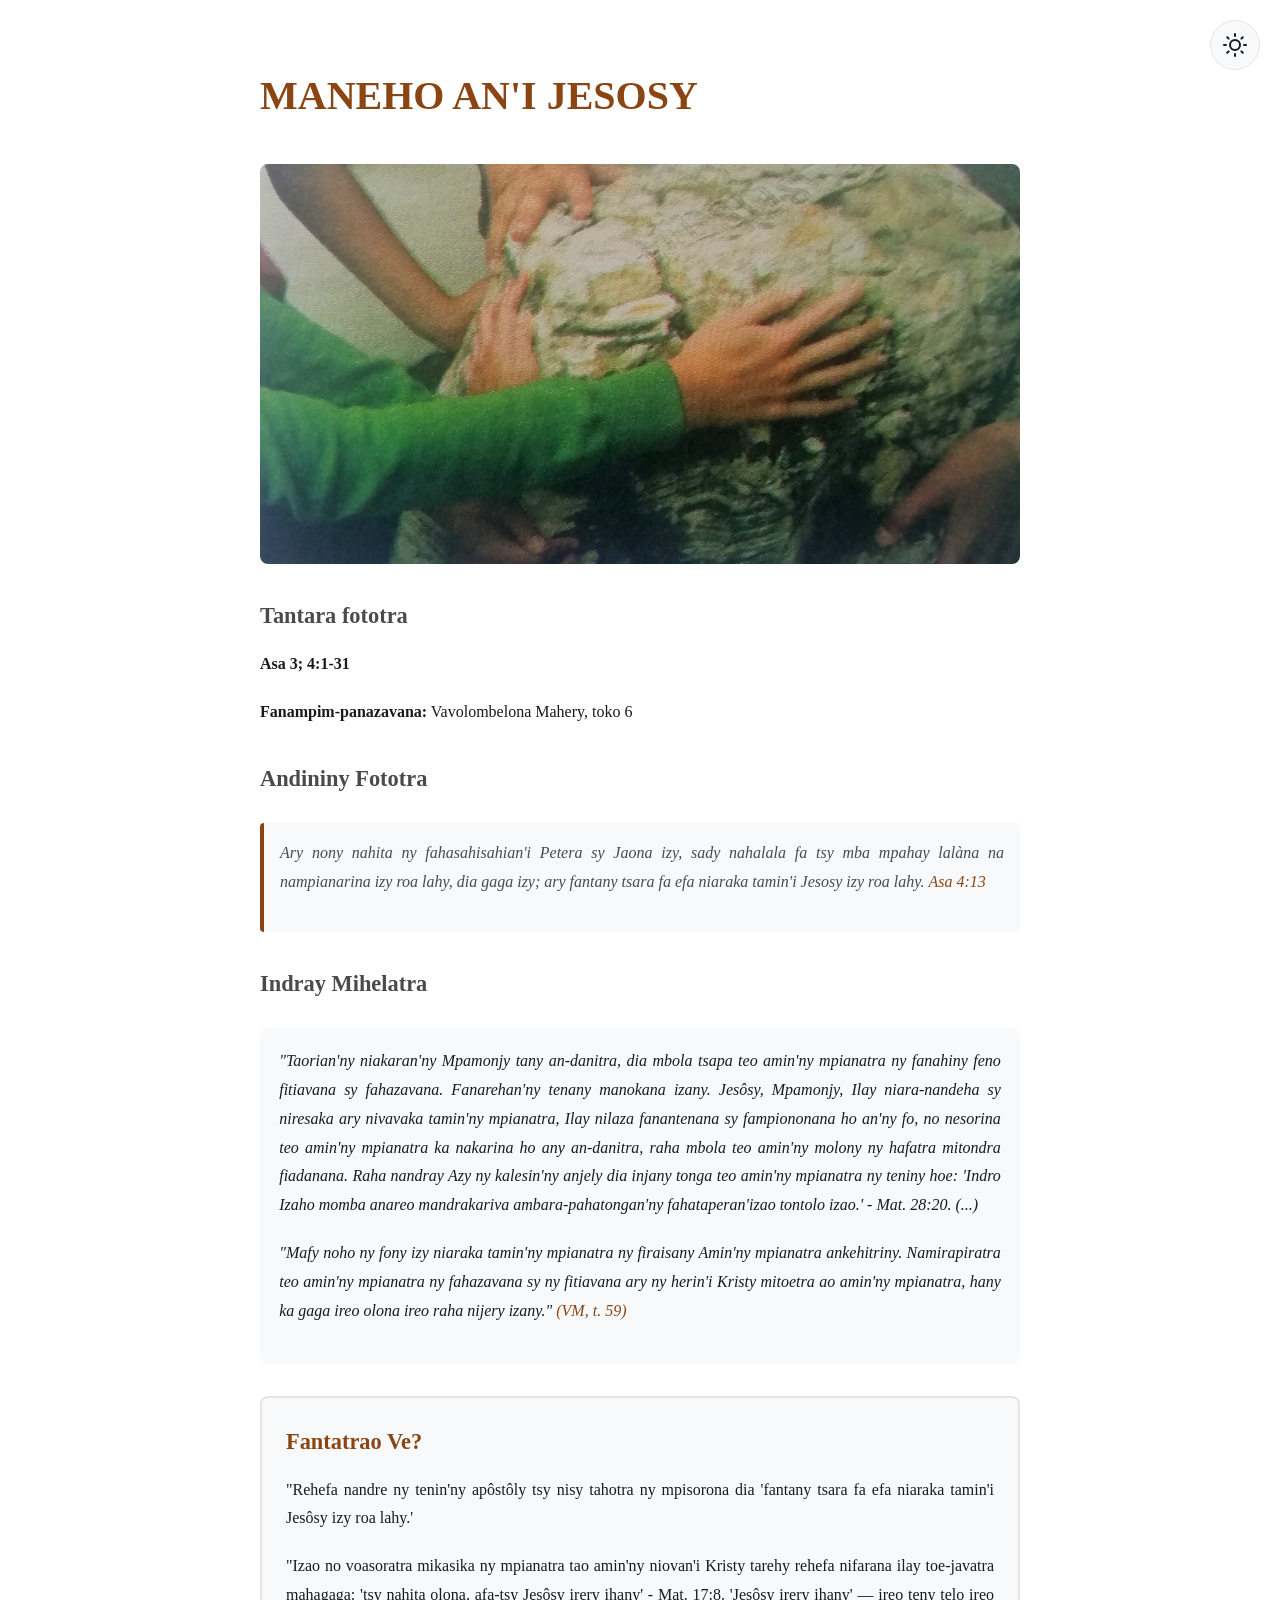
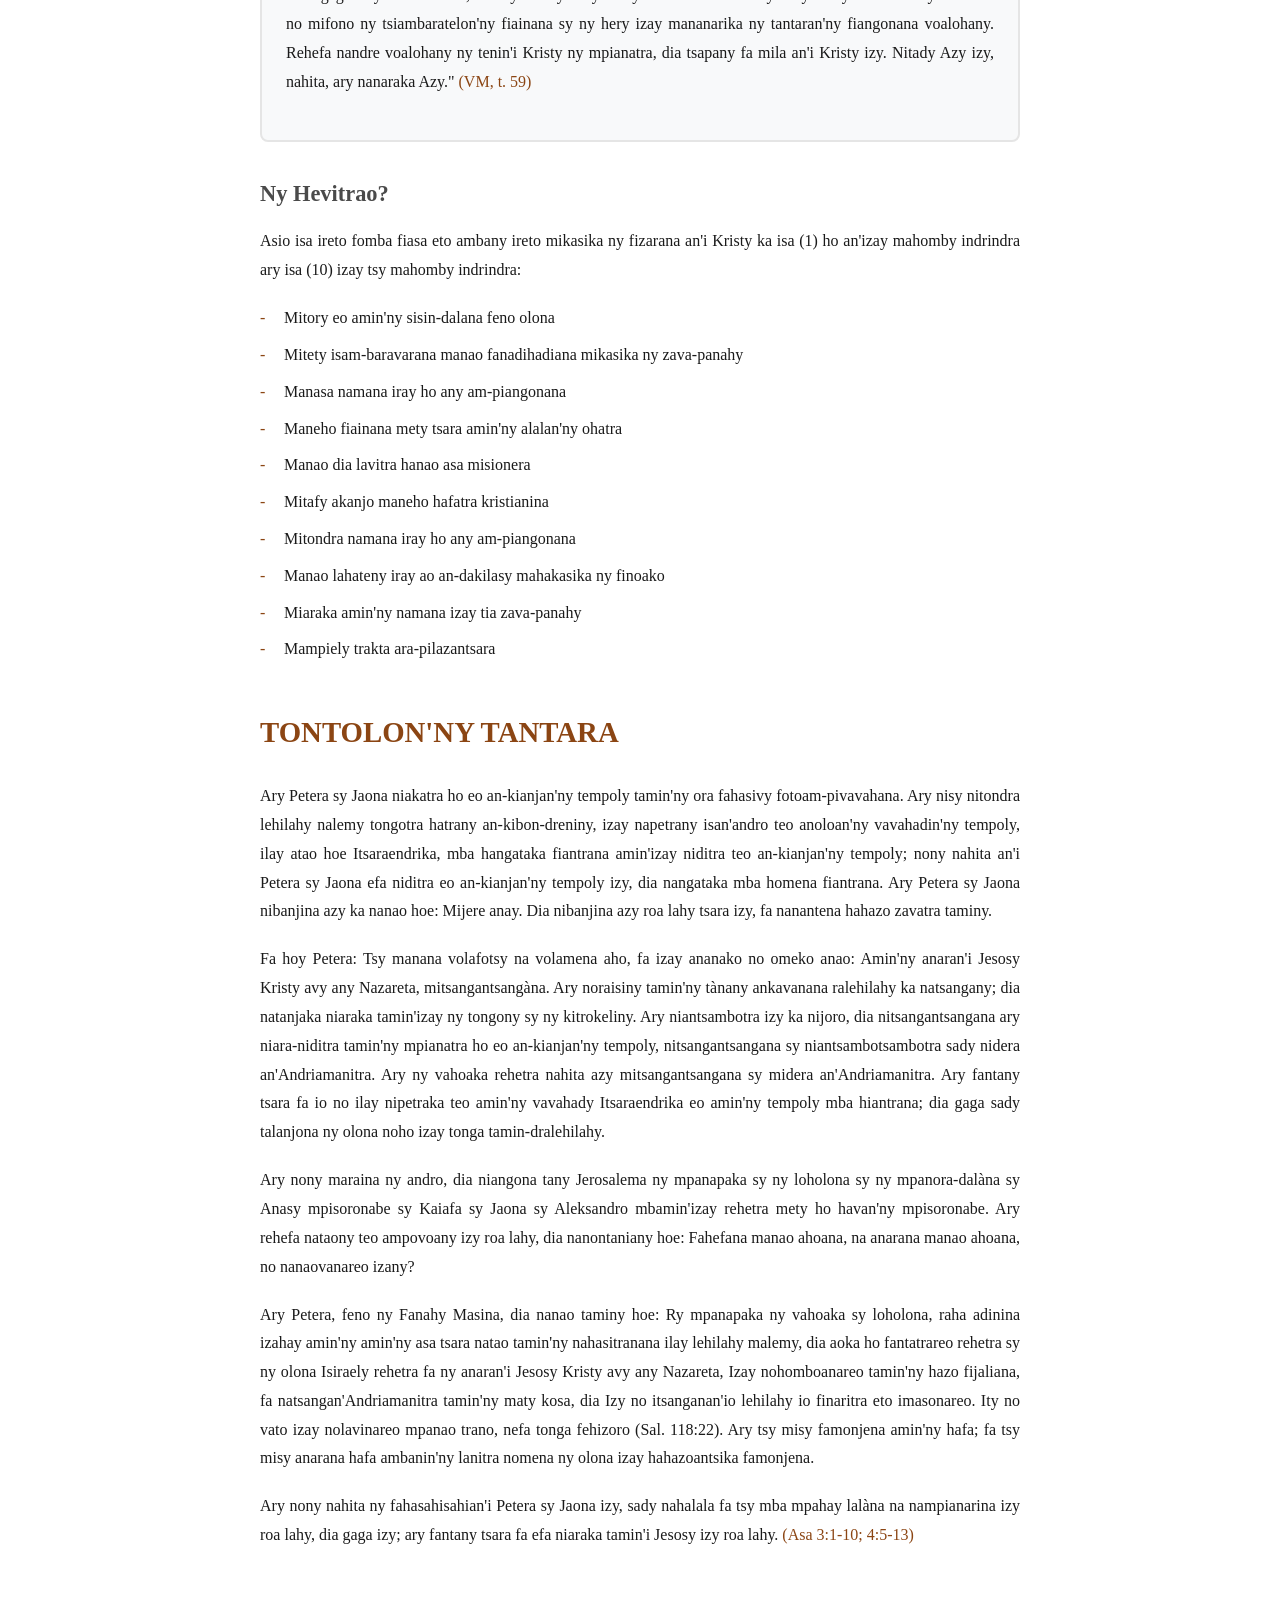
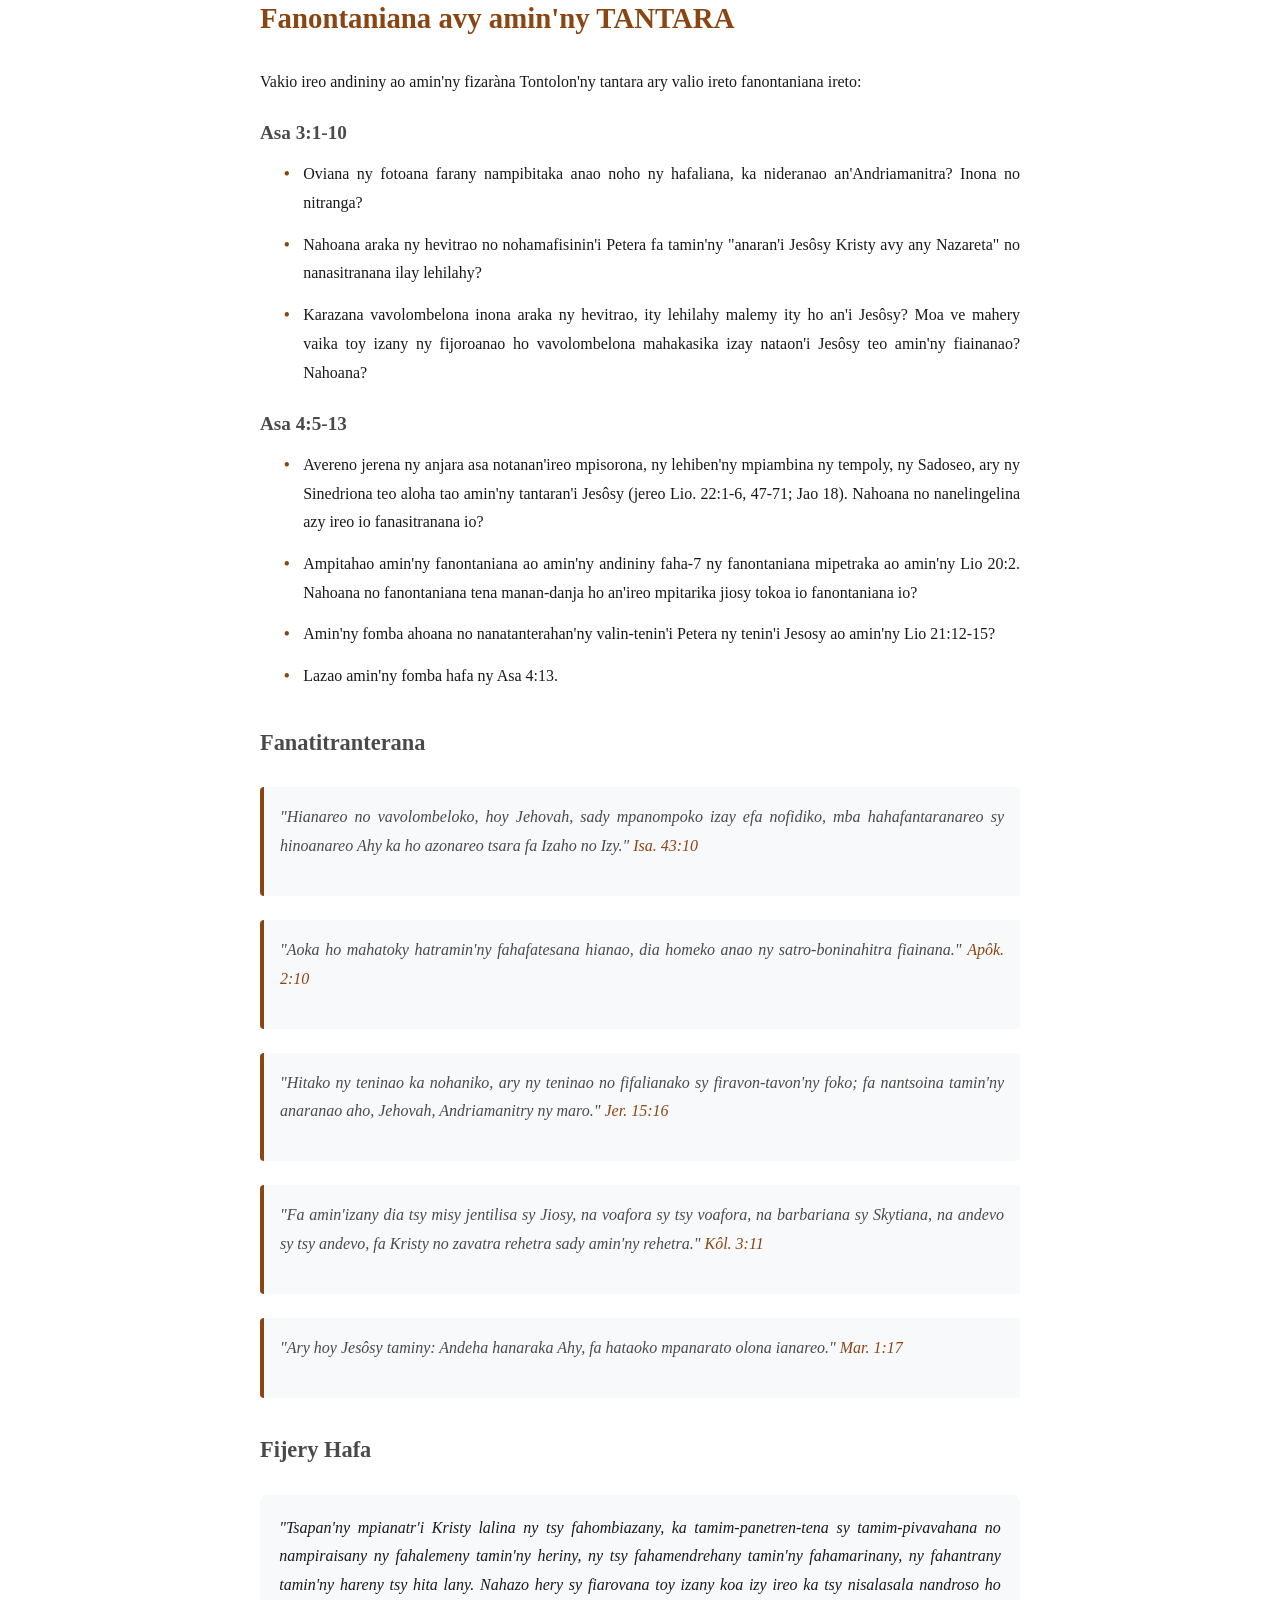
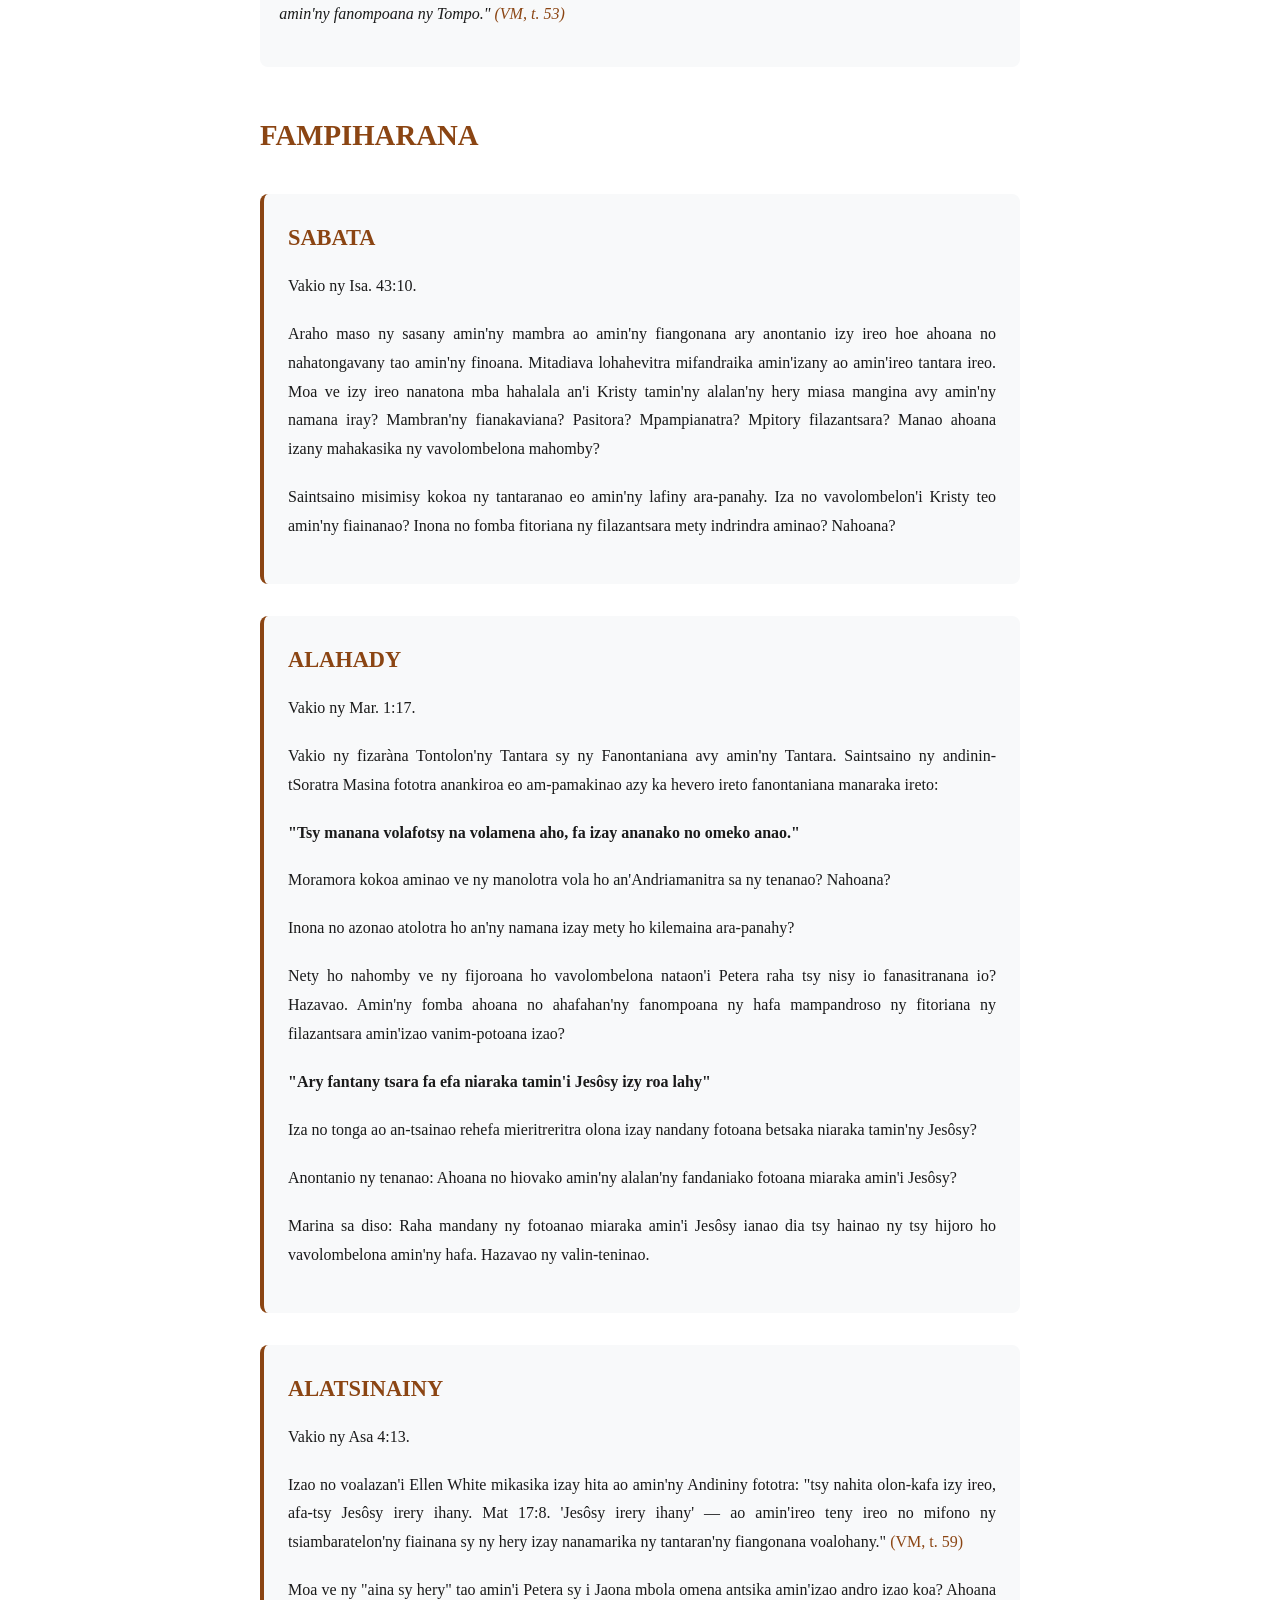
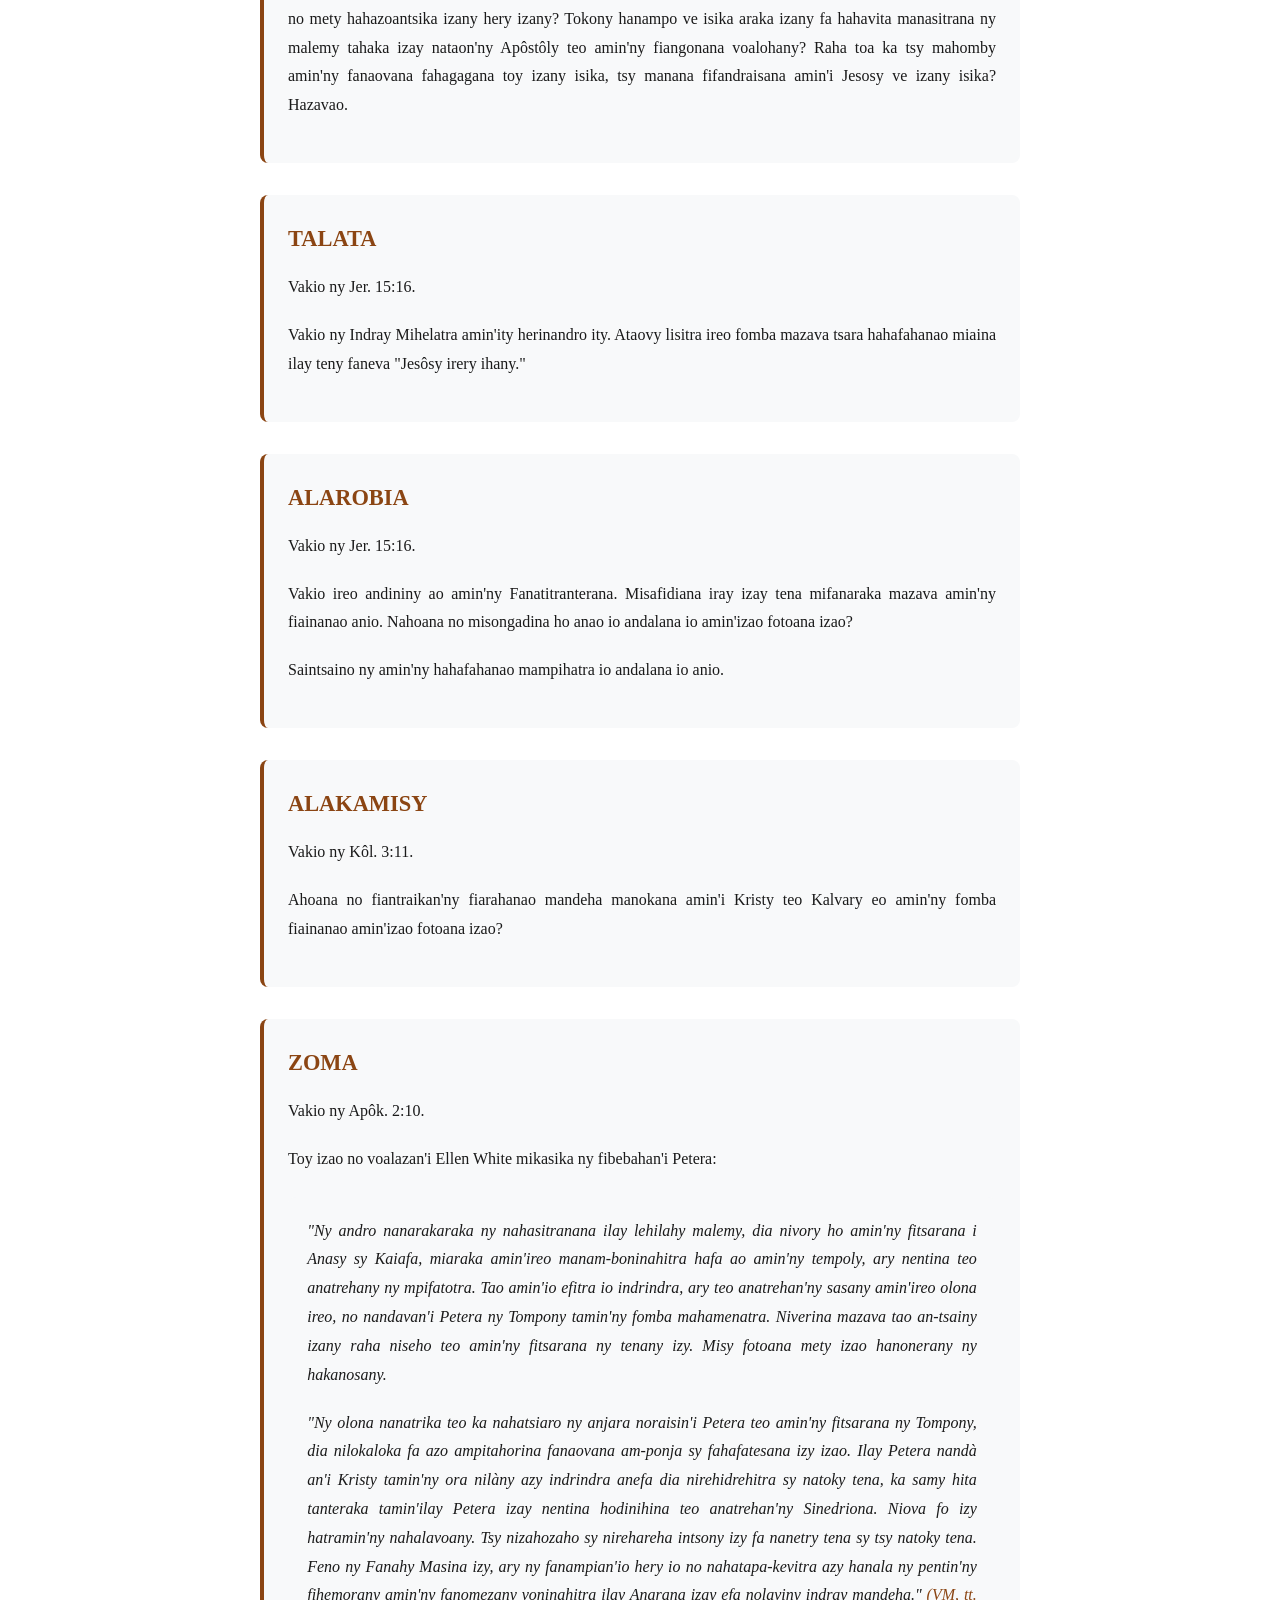
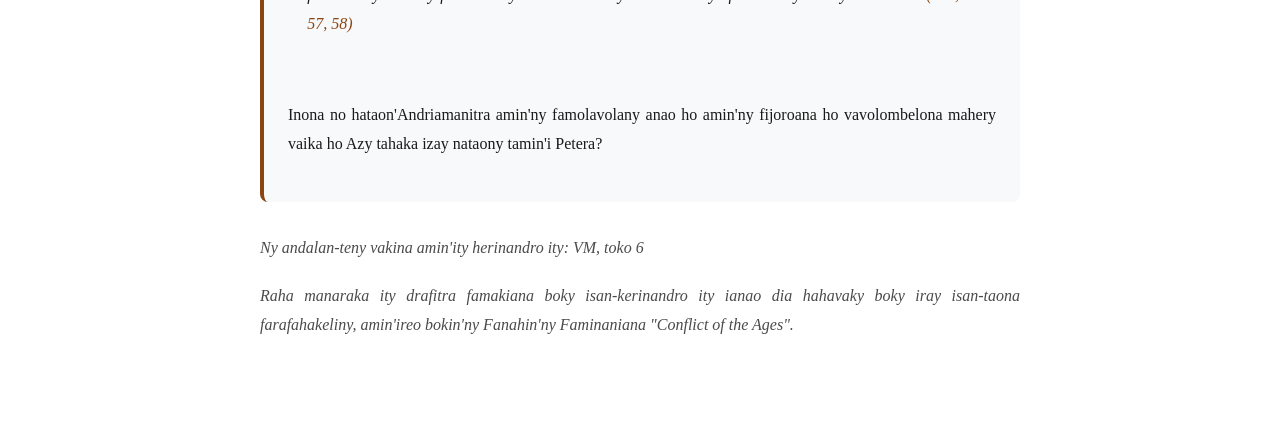
<file: Zatovo/lesona3.html>
<!DOCTYPE html>
<html lang="mg">
<head>
    <meta charset="UTF-8">
    <meta name="viewport" content="width=device-width, initial-scale=1.0">
    <title>Lesona 3 - Maneho an'i Jesosy</title>
   <style>
        :root {
            --bg-color: #ffffff;
            --text-color: #1a1a1a;
            --secondary-color: #4a4a4a;
            --accent-color: #8B4513;
            --border-color: #e5e5e5;
            --highlight-bg: #f8f9fa;
        }

        [data-theme="dark"] {
            --bg-color: #1a1a1a;
            --text-color: #e5e5e5;
            --secondary-color: #a8a8a8;
            --accent-color: #A0522D;
            --border-color: #333333;
            --highlight-bg: #2a2a2a;
        }

        * {
            margin: 0;
            padding: 0;
            box-sizing: border-box;
        }

        body {
            font-family: 'Lora', 'Georgia', serif;
            line-height: 1.8;
            color: var(--text-color);
            background-color: var(--bg-color);
            transition: background-color 0.3s ease, color 0.3s ease;
            padding: 20px;
        }

        .container {
            max-width: 800px;
            margin: 0 auto;
            padding: 40px 20px;
        }

        .theme-toggle {
            position: fixed;
            top: 20px;
            right: 20px;
            background: var(--highlight-bg);
            border: 1px solid var(--border-color);
            border-radius: 50%;
            width: 50px;
            height: 50px;
            display: flex;
            align-items: center;
            justify-content: center;
            cursor: pointer;
            transition: all 0.3s ease;
            z-index: 1000;
        }

        .theme-toggle:hover {
            transform: scale(1.1);
        }

        .theme-toggle svg {
            width: 24px;
            height: 24px;
            fill: var(--text-color);
            stroke: var(--text-color);
            stroke-width: 2;
            stroke-linecap: round;
            stroke-linejoin: round;
        }

        h1 {
            font-size: 2.5em;
            margin-bottom: 0.5em;
            color: var(--accent-color);
            font-weight: 600;
        }

        h2 {
            font-size: 1.8em;
            margin-top: 1.5em;
            margin-bottom: 0.8em;
            color: var(--accent-color);
            font-weight: 600;
        }

        h3 {
            font-size: 1.4em;
            margin-top: 1.2em;
            margin-bottom: 0.6em;
            color: var(--secondary-color);
            font-weight: 600;
        }

        h4 {
            font-size: 1.2em;
            margin-top: 1em;
            margin-bottom: 0.5em;
            color: var(--secondary-color);
            font-weight: 600;
        }

        p {
            margin-bottom: 1.2em;
            text-align: justify;
        }

        .verse {
            font-style: italic;
            color: var(--secondary-color);
            margin: 1.5em 0;
            padding: 1em;
            background: var(--highlight-bg);
            border-left: 4px solid var(--accent-color);
            border-radius: 4px;
        }

        .section {
            margin: 2em 0;
        }

        .quote {
            margin: 1.5em 0;
            padding: 1.2em;
            background: var(--highlight-bg);
            border-radius: 8px;
            font-style: italic;
        }

        .reference {
            color: var(--accent-color);
            font-weight: 500;
        }

        .header-image {
            width: 100%;
            height: auto;
            max-height: 400px;
            object-fit: cover;
            border-radius: 8px;
            margin: 2em 0;
            display: block;
        }

        .highlight {
            background-color: var(--highlight-bg);
            padding: 0.2em 0.4em;
            border-radius: 3px;
        }

        .info-box {
            background: var(--highlight-bg);
            border: 2px solid var(--border-color);
            border-radius: 8px;
            padding: 1.5em;
            margin: 1.5em 0;
        }

        .info-box h3 {
            margin-top: 0;
            color: var(--accent-color);
        }

        .question-list {
            margin-left: 1.5em;
        }

        .question-list p {
            margin-bottom: 0.8em;
            position: relative;
            padding-left: 1.2em;
        }

        .question-list p:before {
            content: "•";
            position: absolute;
            left: 0;
            color: var(--accent-color);
            font-weight: bold;
        }

        em {
            font-style: italic;
            color: var(--secondary-color);
        }

        strong {
            font-weight: 600;
            color: var(--text-color);
        }

        .day-section {
            margin: 2em 0;
            padding: 1.5em;
            background: var(--highlight-bg);
            border-radius: 8px;
            border-left: 4px solid var(--accent-color);
        }

        .day-section h3 {
            margin-top: 0;
            color: var(--accent-color);
        }

        .ranking-list {
            margin-left: 0;
            list-style: none;
            padding-left: 0;
        }

        .ranking-list li {
            margin-bottom: 0.5em;
            padding-left: 1.5em;
            position: relative;
        }

        .ranking-list li:before {
            content: "-";
            position: absolute;
            left: 0;
            color: var(--accent-color);
        }

        @media (max-width: 768px) {
            body {
                padding: 10px;
            }

            .container {
                padding: 20px 10px;
            }

            h1 {
                font-size: 2em;
            }

            h2 {
                font-size: 1.5em;
            }

            h3 {
                font-size: 1.2em;
            }

            .theme-toggle {
                width: 45px;
                height: 45px;
                top: 15px;
                right: 15px;
            }

            .header-image {
                max-height: 250px;
            }
        }
    </style>
</head>
<body>
    <button class="theme-toggle" id="themeToggle" aria-label="Toggle theme">
        <svg id="sunIcon" viewBox="0 0 24 24">
            <circle cx="12" cy="12" r="5" fill="none"/>
            <line x1="12" y1="1" x2="12" y2="3"/>
            <line x1="12" y1="21" x2="12" y2="23"/>
            <line x1="4.22" y1="4.22" x2="5.64" y2="5.64"/>
            <line x1="18.36" y1="18.36" x2="19.78" y2="19.78"/>
            <line x1="1" y1="12" x2="3" y2="12"/>
            <line x1="21" y1="12" x2="23" y2="12"/>
            <line x1="4.22" y1="19.78" x2="5.64" y2="18.36"/>
            <line x1="18.36" y1="5.64" x2="19.78" y2="4.22"/>
        </svg>
        <svg id="moonIcon" viewBox="0 0 24 24" style="display: none;">
            <path d="M21 12.79A9 9 0 1 1 11.21 3 7 7 0 0 0 21 12.79z" fill="none"/>
        </svg>
    </button>

    <div class="container">
        <h1>MANEHO AN'I JESOSY</h1>

        <img src="images/lesona3.png" alt="Lesona 3" class="header-image">

        <div class="section">
            <h3>Tantara fototra</h3>
            <p><strong>Asa 3; 4:1-31</strong></p>
            <p><strong>Fanampim-panazavana:</strong> Vavolombelona Mahery, toko 6</p>
        </div>

        <div class="section">
            <h3>Andininy Fototra</h3>
            <div class="verse">
                <p>Ary nony nahita ny fahasahisahian'i Petera sy Jaona izy, sady nahalala fa tsy mba mpahay lalàna na nampianarina izy roa lahy, dia gaga izy; ary fantany tsara fa efa niaraka tamin'i Jesosy izy roa lahy. <span class="reference">Asa 4:13</span></p>
            </div>
        </div>

        <div class="section">
            <h3>Indray Mihelatra</h3>
            <div class="quote">
                <p>"Taorian'ny niakaran'ny Mpamonjy tany an-danitra, dia mbola tsapa teo amin'ny mpianatra ny fanahiny feno fitiavana sy fahazavana. Fanarehan'ny tenany manokana izany. Jesôsy, Mpamonjy, Ilay niara-nandeha sy niresaka ary nivavaka tamin'ny mpianatra, Ilay nilaza fanantenana sy fampiononana ho an'ny fo, no nesorina teo amin'ny mpianatra ka nakarina ho any an-danitra, raha mbola teo amin'ny molony ny hafatra mitondra fiadanana. Raha nandray Azy ny kalesin'ny anjely dia injany tonga teo amin'ny mpianatra ny teniny hoe: 'Indro Izaho momba anareo mandrakariva ambara-pahatongan'ny fahataperan'izao tontolo izao.' - Mat. 28:20. (...)</p>
                <p>"Mafy noho ny fony izy niaraka tamin'ny mpianatra ny firaisany Amin'ny mpianatra ankehitriny. Namirapiratra teo amin'ny mpianatra ny fahazavana sy ny fitiavana ary ny herin'i Kristy mitoetra ao amin'ny mpianatra, hany ka gaga ireo olona ireo raha nijery izany." <span class="reference">(VM, t. 59)</span></p>
            </div>
        </div>

        <div class="info-box">
            <h3>Fantatrao Ve?</h3>
            <p>"Rehefa nandre ny tenin'ny apôstôly tsy nisy tahotra ny mpisorona dia 'fantany tsara fa efa niaraka tamin'i Jesôsy izy roa lahy.'</p>
            <p>"Izao no voasoratra mikasika ny mpianatra tao amin'ny niovan'i Kristy tarehy rehefa nifarana ilay toe-javatra mahagaga: 'tsy nahita olona, afa-tsy Jesôsy irery ihany' - Mat. 17:8. 'Jesôsy irery ihany' — ireo teny telo ireo no mifono ny tsiambaratelon'ny fiainana sy ny hery izay mananarika ny tantaran'ny fiangonana voalohany. Rehefa nandre voalohany ny tenin'i Kristy ny mpianatra, dia tsapany fa mila an'i Kristy izy. Nitady Azy izy, nahita, ary nanaraka Azy." <span class="reference">(VM, t. 59)</span></p>
        </div>

        <div class="section">
            <h3>Ny Hevitrao?</h3>
            <p>Asio isa ireto fomba fiasa eto ambany ireto mikasika ny fizarana an'i Kristy ka isa (1) ho an'izay mahomby indrindra ary isa (10) izay tsy mahomby indrindra:</p>
            
            <ul class="ranking-list">
                <li>Mitory eo amin'ny sisin-dalana feno olona</li>
                <li>Mitety isam-baravarana manao fanadihadiana mikasika ny zava-panahy</li>
                <li>Manasa namana iray ho any am-piangonana</li>
                <li>Maneho fiainana mety tsara amin'ny alalan'ny ohatra</li>
                <li>Manao dia lavitra hanao asa misionera</li>
                <li>Mitafy akanjo maneho hafatra kristianina</li>
                <li>Mitondra namana iray ho any am-piangonana</li>
                <li>Manao lahateny iray ao an-dakilasy mahakasika ny finoako</li>
                <li>Miaraka amin'ny namana izay tia zava-panahy</li>
                <li>Mampiely trakta ara-pilazantsara</li>
            </ul>
        </div>

        <div class="section">
            <h2>TONTOLON'NY TANTARA</h2>
            
            <p>Ary Petera sy Jaona niakatra ho eo an-kianjan'ny tempoly tamin'ny ora fahasivy fotoam-pivavahana. Ary nisy nitondra lehilahy nalemy tongotra hatrany an-kibon-dreniny, izay napetrany isan'andro teo anoloan'ny vavahadin'ny tempoly, ilay atao hoe Itsaraendrika, mba hangataka fiantrana amin'izay niditra teo an-kianjan'ny tempoly; nony nahita an'i Petera sy Jaona efa niditra eo an-kianjan'ny tempoly izy, dia nangataka mba homena fiantrana. Ary Petera sy Jaona nibanjina azy ka nanao hoe: Mijere anay. Dia nibanjina azy roa lahy tsara izy, fa nanantena hahazo zavatra taminy.</p>

            <p>Fa hoy Petera: Tsy manana volafotsy na volamena aho, fa izay ananako no omeko anao: Amin'ny anaran'i Jesosy Kristy avy any Nazareta, mitsangantsangàna. Ary noraisiny tamin'ny tànany ankavanana ralehilahy ka natsangany; dia natanjaka niaraka tamin'izay ny tongony sy ny kitrokeliny. Ary niantsambotra izy ka nijoro, dia nitsangantsangana ary niara-niditra tamin'ny mpianatra ho eo an-kianjan'ny tempoly, nitsangantsangana sy niantsambotsambotra sady nidera an'Andriamanitra. Ary ny vahoaka rehetra nahita azy mitsangantsangana sy midera an'Andriamanitra. Ary fantany tsara fa io no ilay nipetraka teo amin'ny vavahady Itsaraendrika eo amin'ny tempoly mba hiantrana; dia gaga sady talanjona ny olona noho izay tonga tamin-dralehilahy.</p>

            <p>Ary nony maraina ny andro, dia niangona tany Jerosalema ny mpanapaka sy ny loholona sy ny mpanora-dalàna sy Anasy mpisoronabe sy Kaiafa sy Jaona sy Aleksandro mbamin'izay rehetra mety ho havan'ny mpisoronabe. Ary rehefa nataony teo ampovoany izy roa lahy, dia nanontaniany hoe: Fahefana manao ahoana, na anarana manao ahoana, no nanaovanareo izany?</p>

            <p>Ary Petera, feno ny Fanahy Masina, dia nanao taminy hoe: Ry mpanapaka ny vahoaka sy loholona, raha adinina izahay amin'ny amin'ny asa tsara natao tamin'ny nahasitranana ilay lehilahy malemy, dia aoka ho fantatrareo rehetra sy ny olona Isiraely rehetra fa ny anaran'i Jesosy Kristy avy any Nazareta, Izay nohomboanareo tamin'ny hazo fijaliana, fa natsangan'Andriamanitra tamin'ny maty kosa, dia Izy no itsanganan'io lehilahy io finaritra eto imasonareo. Ity no vato izay nolavinareo mpanao trano, nefa tonga fehizoro (Sal. 118:22). Ary tsy misy famonjena amin'ny hafa; fa tsy misy anarana hafa ambanin'ny lanitra nomena ny olona izay hahazoantsika famonjena.</p>

            <p>Ary nony nahita ny fahasahisahian'i Petera sy Jaona izy, sady nahalala fa tsy mba mpahay lalàna na nampianarina izy roa lahy, dia gaga izy; ary fantany tsara fa efa niaraka tamin'i Jesosy izy roa lahy. <span class="reference">(Asa 3:1-10; 4:5-13)</span></p>
        </div>

        <div class="section">
            <h2>Fanontaniana avy amin'ny TANTARA</h2>
            
            <p>Vakio ireo andininy ao amin'ny fizaràna Tontolon'ny tantara ary valio ireto fanontaniana ireto:</p>

            <h4>Asa 3:1-10</h4>
            <div class="question-list">
                <p>Oviana ny fotoana farany nampibitaka anao noho ny hafaliana, ka nideranao an'Andriamanitra? Inona no nitranga?</p>
                
                <p>Nahoana araka ny hevitrao no nohamafisinin'i Petera fa tamin'ny "anaran'i Jesôsy Kristy avy any Nazareta" no nanasitranana ilay lehilahy?</p>
                
                <p>Karazana vavolombelona inona araka ny hevitrao, ity lehilahy malemy ity ho an'i Jesôsy? Moa ve mahery vaika toy izany ny fijoroanao ho vavolombelona mahakasika izay nataon'i Jesôsy teo amin'ny fiainanao? Nahoana?</p>
            </div>

            <h4>Asa 4:5-13</h4>
            <div class="question-list">
                <p>Avereno jerena ny anjara asa notanan'ireo mpisorona, ny lehiben'ny mpiambina ny tempoly, ny Sadoseo, ary ny Sinedriona teo aloha tao amin'ny tantaran'i Jesôsy (jereo Lio. 22:1-6, 47-71; Jao 18). Nahoana no nanelingelina azy ireo io fanasitranana io?</p>
                
                <p>Ampitahao amin'ny fanontaniana ao amin'ny andininy faha-7 ny fanontaniana mipetraka ao amin'ny Lio 20:2. Nahoana no fanontaniana tena manan-danja ho an'ireo mpitarika jiosy tokoa io fanontaniana io?</p>
                
                <p>Amin'ny fomba ahoana no nanatanterahan'ny valin-tenin'i Petera ny tenin'i Jesosy ao amin'ny Lio 21:12-15?</p>
                
                <p>Lazao amin'ny fomba hafa ny Asa 4:13.</p>
            </div>
        </div>

        <div class="section">
            <h3>Fanatitranterana</h3>
            <div class="verse">
                <p>"Hianareo no vavolombeloko, hoy Jehovah, sady mpanompoko izay efa nofidiko, mba hahafantaranareo sy hinoanareo Ahy ka ho azonareo tsara fa Izaho no Izy." <span class="reference">Isa. 43:10</span></p>
            </div>

            <div class="verse">
                <p>"Aoka ho mahatoky hatramin'ny fahafatesana hianao, dia homeko anao ny satro-boninahitra fiainana." <span class="reference">Apôk. 2:10</span></p>
            </div>

            <div class="verse">
                <p>"Hitako ny teninao ka nohaniko, ary ny teninao no fifalianako sy firavon-tavon'ny foko; fa nantsoina tamin'ny anaranao aho, Jehovah, Andriamanitry ny maro." <span class="reference">Jer. 15:16</span></p>
            </div>

            <div class="verse">
                <p>"Fa amin'izany dia tsy misy jentilisa sy Jiosy, na voafora sy tsy voafora, na barbariana sy Skytiana, na andevo sy tsy andevo, fa Kristy no zavatra rehetra sady amin'ny rehetra." <span class="reference">Kôl. 3:11</span></p>
            </div>

            <div class="verse">
                <p>"Ary hoy Jesôsy taminy: Andeha hanaraka Ahy, fa hataoko mpanarato olona ianareo." <span class="reference">Mar. 1:17</span></p>
            </div>
        </div>

        <div class="section">
            <h3>Fijery Hafa</h3>
            <div class="quote">
                <p>"Tsapan'ny mpianatr'i Kristy lalina ny tsy fahombiazany, ka tamim-panetren-tena sy tamim-pivavahana no nampiraisany ny fahalemeny tamin'ny heriny, ny tsy fahamendrehany tamin'ny fahamarinany, ny fahantrany tamin'ny hareny tsy hita lany. Nahazo hery sy fiarovana toy izany koa izy ireo ka tsy nisalasala nandroso ho amin'ny fanompoana ny Tompo." <span class="reference">(VM, t. 53)</span></p>
            </div>
        </div>

        <div class="section">
            <h2>FAMPIHARANA</h2>

            <div class="day-section">
                <h3>SABATA</h3>
                <p>Vakio ny Isa. 43:10.</p>
                
                <p>Araho maso ny sasany amin'ny mambra ao amin'ny fiangonana ary anontanio izy ireo hoe ahoana no nahatongavany tao amin'ny finoana. Mitadiava lohahevitra mifandraika amin'izany ao amin'ireo tantara ireo. Moa ve izy ireo nanatona mba hahalala an'i Kristy tamin'ny alalan'ny hery miasa mangina avy amin'ny namana iray? Mambran'ny fianakaviana? Pasitora? Mpampianatra? Mpitory filazantsara? Manao ahoana izany mahakasika ny vavolombelona mahomby?</p>
                
                <p>Saintsaino misimisy kokoa ny tantaranao eo amin'ny lafiny ara-panahy. Iza no vavolombelon'i Kristy teo amin'ny fiainanao? Inona no fomba fitoriana ny filazantsara mety indrindra aminao? Nahoana?</p>
            </div>

            <div class="day-section">
                <h3>ALAHADY</h3>
                <p>Vakio ny Mar. 1:17.</p>
                
                <p>Vakio ny fizaràna Tontolon'ny Tantara sy ny Fanontaniana avy amin'ny Tantara. Saintsaino ny andinin-tSoratra Masina fototra anankiroa eo am-pamakinao azy ka hevero ireto fanontaniana manaraka ireto:</p>
                
                <p><strong>"Tsy manana volafotsy na volamena aho, fa izay ananako no omeko anao."</strong></p>
                <p>Moramora kokoa aminao ve ny manolotra vola ho an'Andriamanitra sa ny tenanao? Nahoana?</p>
                
                <p>Inona no azonao atolotra ho an'ny namana izay mety ho kilemaina ara-panahy?</p>
                
                <p>Nety ho nahomby ve ny fijoroana ho vavolombelona nataon'i Petera raha tsy nisy io fanasitranana io? Hazavao. Amin'ny fomba ahoana no ahafahan'ny fanompoana ny hafa mampandroso ny fitoriana ny filazantsara amin'izao vanim-potoana izao?</p>
                
                <p><strong>"Ary fantany tsara fa efa niaraka tamin'i Jesôsy izy roa lahy"</strong></p>
                <p>Iza no tonga ao an-tsainao rehefa mieritreritra olona izay nandany fotoana betsaka niaraka tamin'ny Jesôsy?</p>
                
                <p>Anontanio ny tenanao: Ahoana no hiovako amin'ny alalan'ny fandaniako fotoana miaraka amin'i Jesôsy?</p>
                
                <p>Marina sa diso: Raha mandany ny fotoanao miaraka amin'i Jesôsy ianao dia tsy hainao ny tsy hijoro ho vavolombelona amin'ny hafa. Hazavao ny valin-teninao.</p>
            </div>

            <div class="day-section">
                <h3>ALATSINAINY</h3>
                <p>Vakio ny Asa 4:13.</p>
                
                <p>Izao no voalazan'i Ellen White mikasika izay hita ao amin'ny Andininy fototra: "tsy nahita olon-kafa izy ireo, afa-tsy Jesôsy irery ihany. Mat 17:8. 'Jesôsy irery ihany' — ao amin'ireo teny ireo no mifono ny tsiambaratelon'ny fiainana sy ny hery izay nanamarika ny tantaran'ny fiangonana voalohany." <span class="reference">(VM, t. 59)</span></p>
                
                <p>Moa ve ny "aina sy hery" tao amin'i Petera sy i Jaona mbola omena antsika amin'izao andro izao koa? Ahoana no mety hahazoantsika izany hery izany? Tokony hanampo ve isika araka izany fa hahavita manasitrana ny malemy tahaka izay nataon'ny Apôstôly teo amin'ny fiangonana voalohany? Raha toa ka tsy mahomby amin'ny fanaovana fahagagana toy izany isika, tsy manana fifandraisana amin'i Jesosy ve izany isika? Hazavao.</p>
            </div>

            <div class="day-section">
                <h3>TALATA</h3>
                <p>Vakio ny Jer. 15:16.</p>
                
                <p>Vakio ny Indray Mihelatra amin'ity herinandro ity. Ataovy lisitra ireo fomba mazava tsara hahafahanao miaina ilay teny faneva "Jesôsy irery ihany."</p>
            </div>

            <div class="day-section">
                <h3>ALAROBIA</h3>
                <p>Vakio ny Jer. 15:16.</p>
                
                <p>Vakio ireo andininy ao amin'ny Fanatitranterana. Misafidiana iray izay tena mifanaraka mazava amin'ny fiainanao anio. Nahoana no misongadina ho anao io andalana io amin'izao fotoana izao?</p>
                
                <p>Saintsaino ny amin'ny hahafahanao mampihatra io andalana io anio.</p>
            </div>

            <div class="day-section">
                <h3>ALAKAMISY</h3>
                <p>Vakio ny Kôl. 3:11.</p>
                
                <p>Ahoana no fiantraikan'ny fiarahanao mandeha manokana amin'i Kristy teo Kalvary eo amin'ny fomba fiainanao amin'izao fotoana izao?</p>
            </div>

            <div class="day-section">
                <h3>ZOMA</h3>
                <p>Vakio ny Apôk. 2:10.</p>
                
                <p>Toy izao no voalazan'i Ellen White mikasika ny fibebahan'i Petera:</p>
                
                <div class="quote">
                    <p>"Ny andro nanarakaraka ny nahasitranana ilay lehilahy malemy, dia nivory ho amin'ny fitsarana i Anasy sy Kaiafa, miaraka amin'ireo manam-boninahitra hafa ao amin'ny tempoly, ary nentina teo anatrehany ny mpifatotra. Tao amin'io efitra io indrindra, ary teo anatrehan'ny sasany amin'ireo olona ireo, no nandavan'i Petera ny Tompony tamin'ny fomba mahamenatra. Niverina mazava tao an-tsainy izany raha niseho teo amin'ny fitsarana ny tenany izy. Misy fotoana mety izao hanonerany ny hakanosany.</p>
                    
                    <p>"Ny olona nanatrika teo ka nahatsiaro ny anjara noraisin'i Petera teo amin'ny fitsarana ny Tompony, dia nilokaloka fa azo ampi­tahorina fanaovana am-ponja sy fahafatesana izy izao. Ilay Petera nandà an'i Kristy tamin'ny ora nilàny azy indrindra anefa dia nirehidrehitra sy natoky tena, ka samy hita tanteraka tamin'ilay Petera izay nentina hodinihina teo anatrehan'ny Sinedriona. Niova fo izy hatramin'ny nahalavoany. Tsy nizahozaho sy nirehareha intsony izy fa nanetry tena sy tsy natoky tena. Feno ny Fanahy Masina izy, ary ny fanampian'io hery io no nahatapa-kevitra azy hanala ny pentin'ny fihemorany amin'ny fanomezany voninahitra ilay Anarana izay efa nolaviny indray mandeha." <span class="reference">(VM, tt. 57, 58)</span></p>
                </div>
                
                <p>Inona no hataon'Andriamanitra amin'ny famolavolany anao ho amin'ny fijoroana ho vavolombelona mahery vaika ho Azy tahaka izay nataony tamin'i Petera?</p>
            </div>
        </div>

        <div class="section">
            <p><em>Ny andalan-teny vakina amin'ity herinandro ity: VM, toko 6</em></p>
            <p><em>Raha manaraka ity drafitra famakiana boky isan-kerinandro ity ianao dia hahavaky boky iray isan-taona farafahakeliny, amin'ireo bokin'ny Fanahin'ny Faminaniana "Conflict of the Ages".</em></p>
        </div>
    </div>

    <script>
        const themeToggle = document.getElementById('themeToggle');
        const sunIcon = document.getElementById('sunIcon');
        const moonIcon = document.getElementById('moonIcon');
        const html = document.documentElement;

        // Initialize with light theme (no localStorage)
        let currentTheme = 'light';
        html.setAttribute('data-theme', currentTheme);

        themeToggle.addEventListener('click', function() {
            if (currentTheme === 'light') {
                currentTheme = 'dark';
                html.setAttribute('data-theme', 'dark');
                sunIcon.style.display = 'none';
                moonIcon.style.display = 'block';
            } else {
                currentTheme = 'light';
                html.setAttribute('data-theme', 'light');
                sunIcon.style.display = 'block';
                moonIcon.style.display = 'none';
            }
        });
    </script>
</body>
</html>
</file>
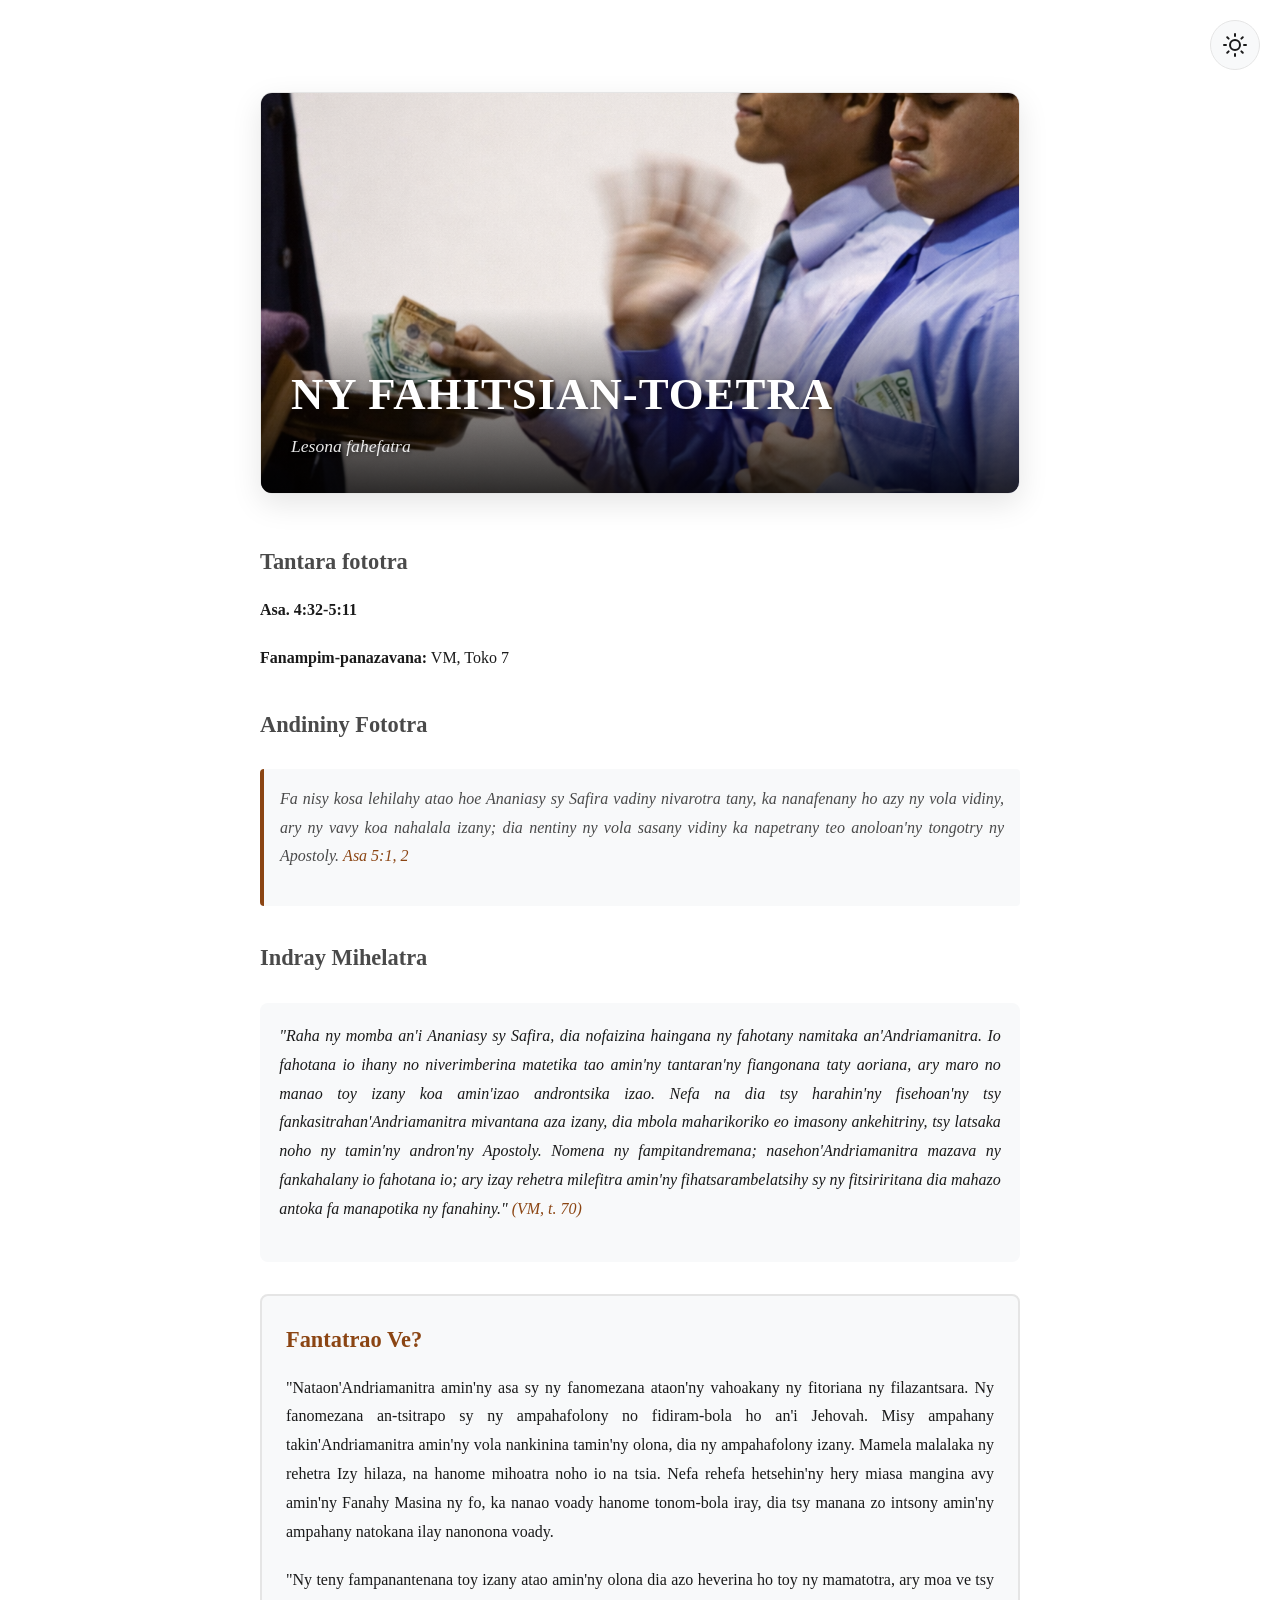
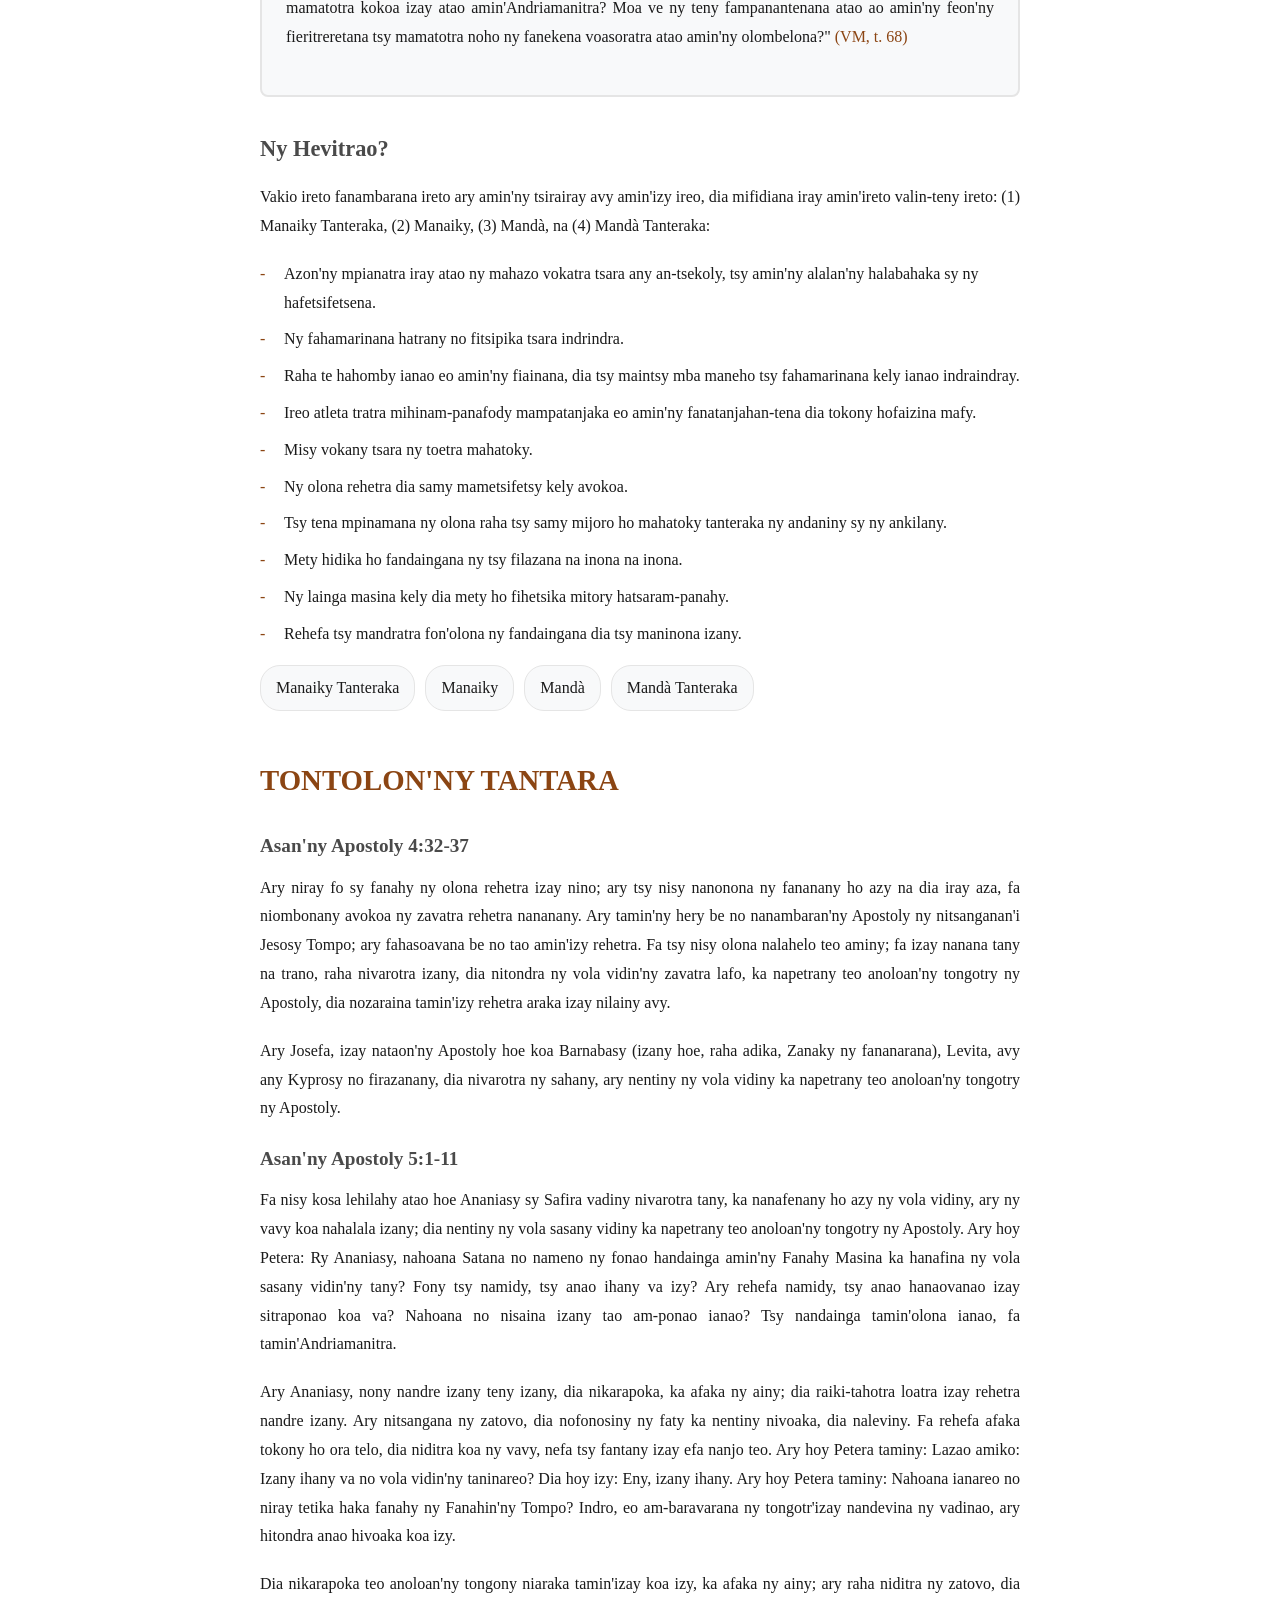
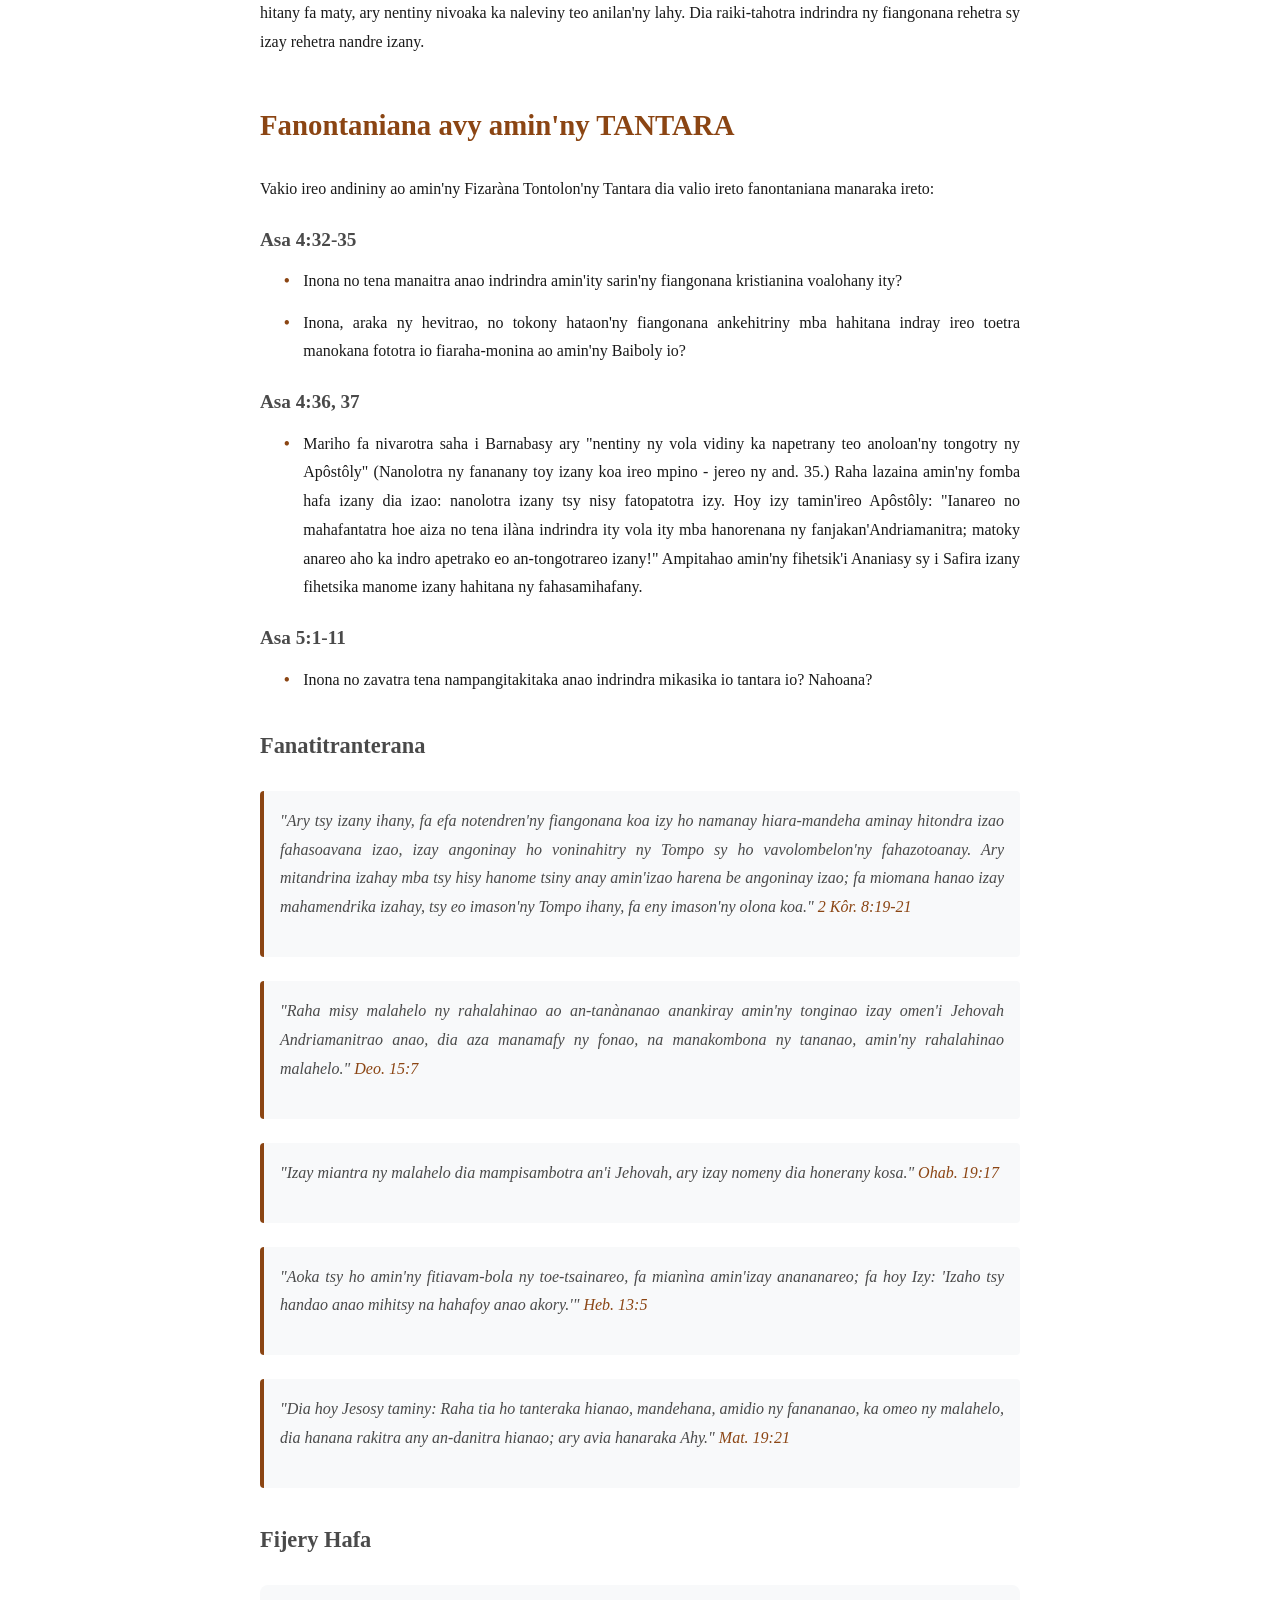
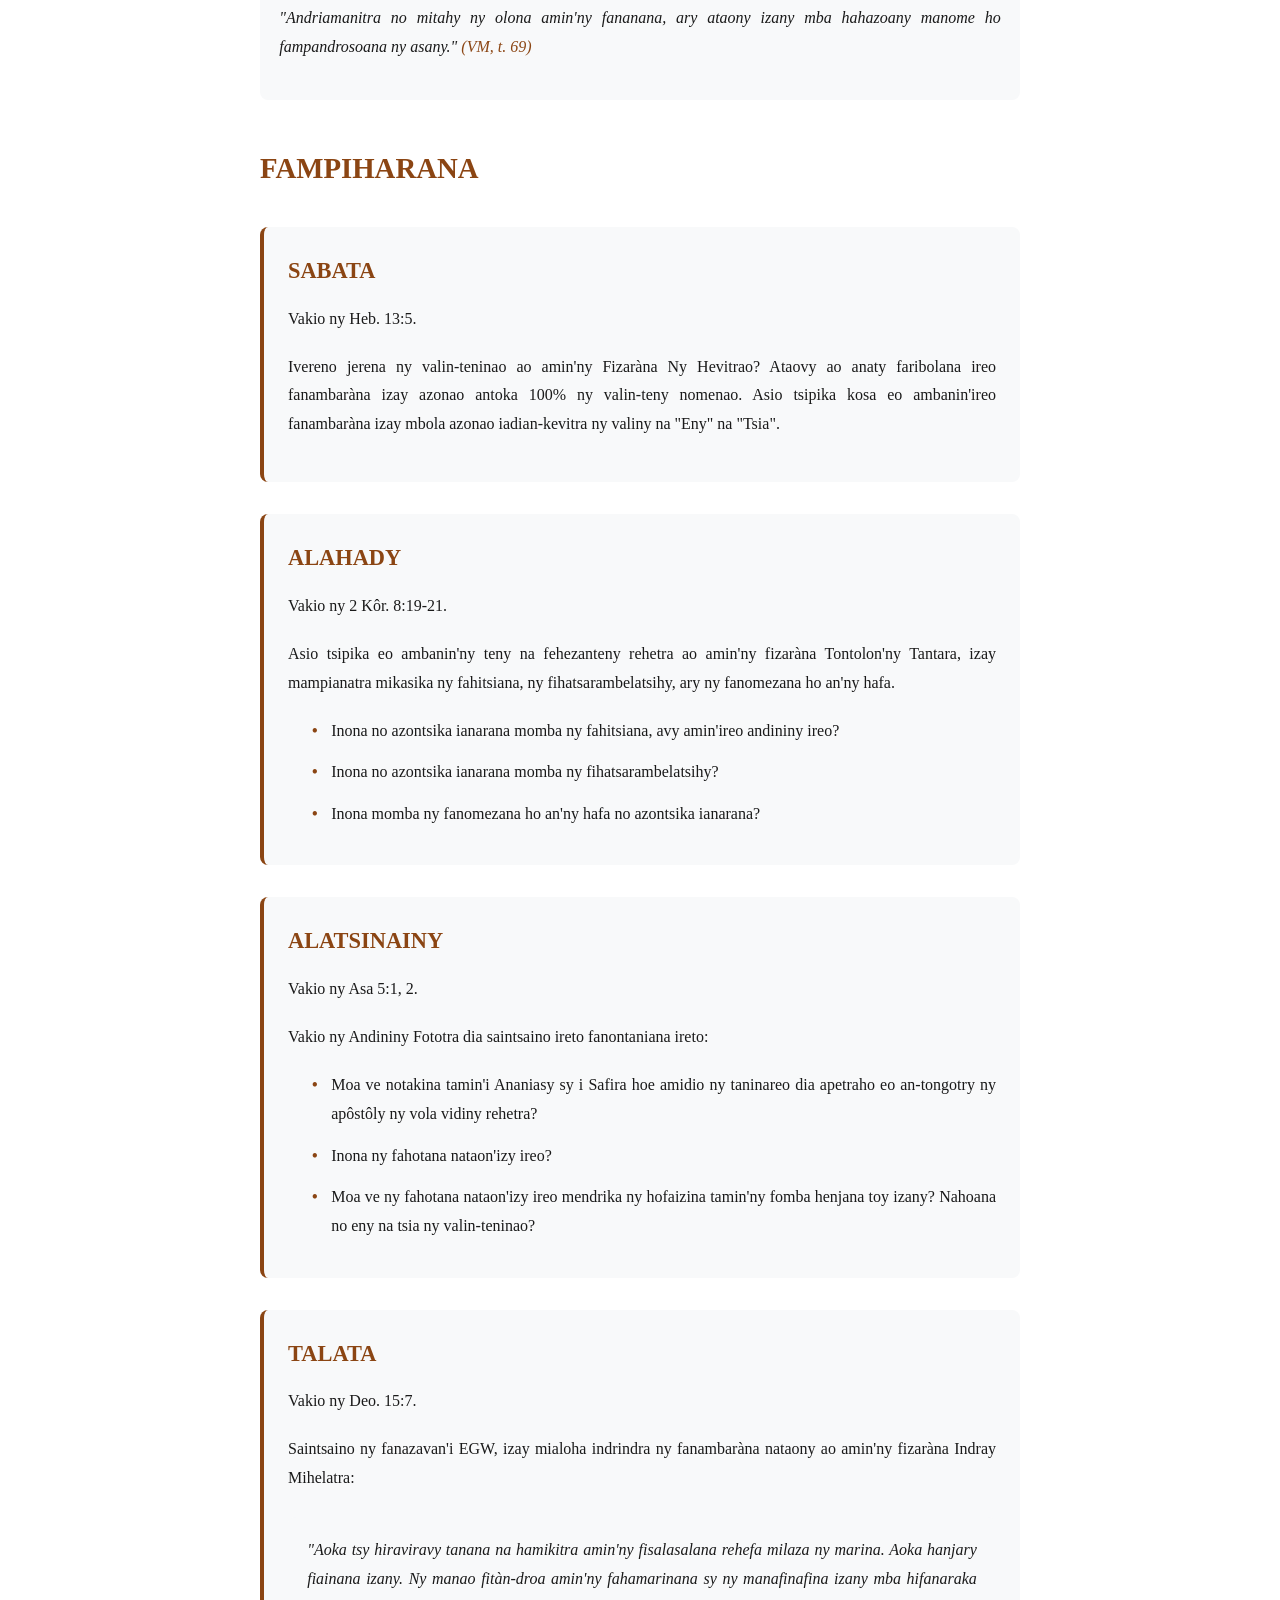
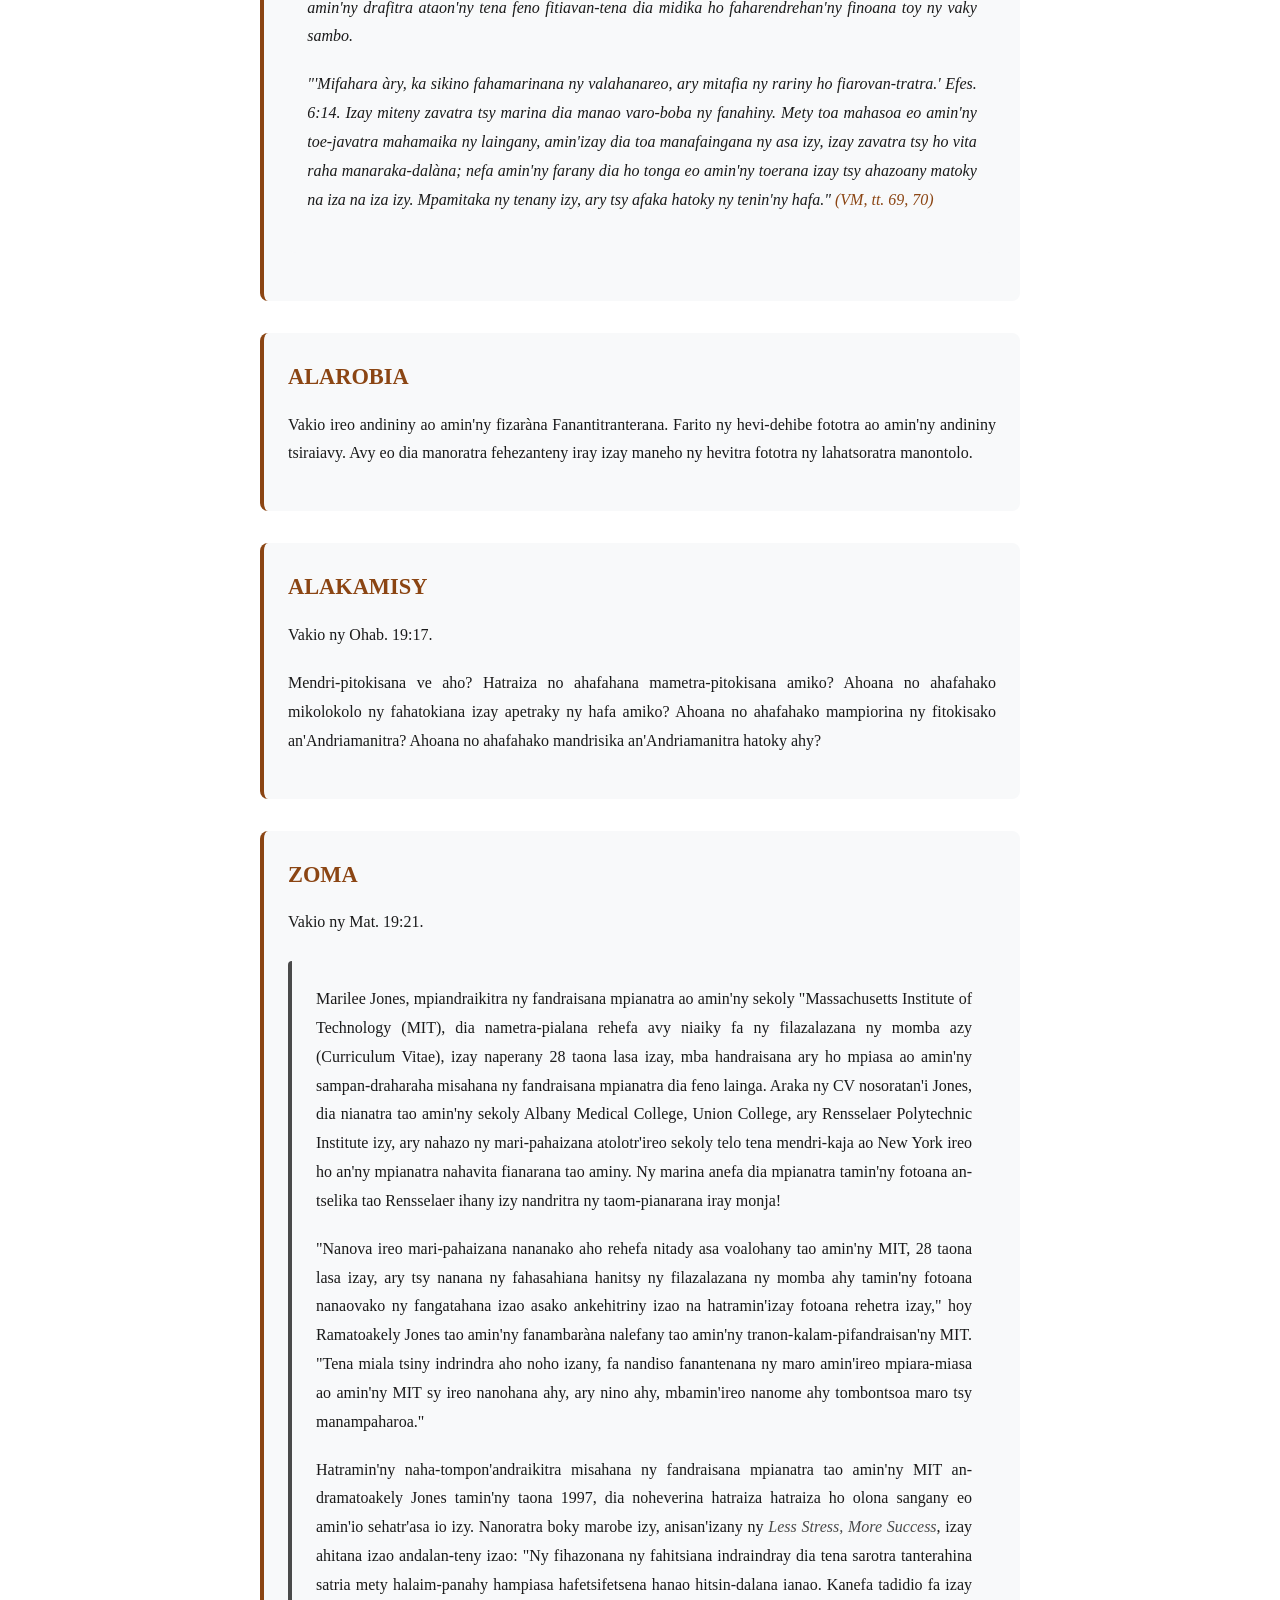
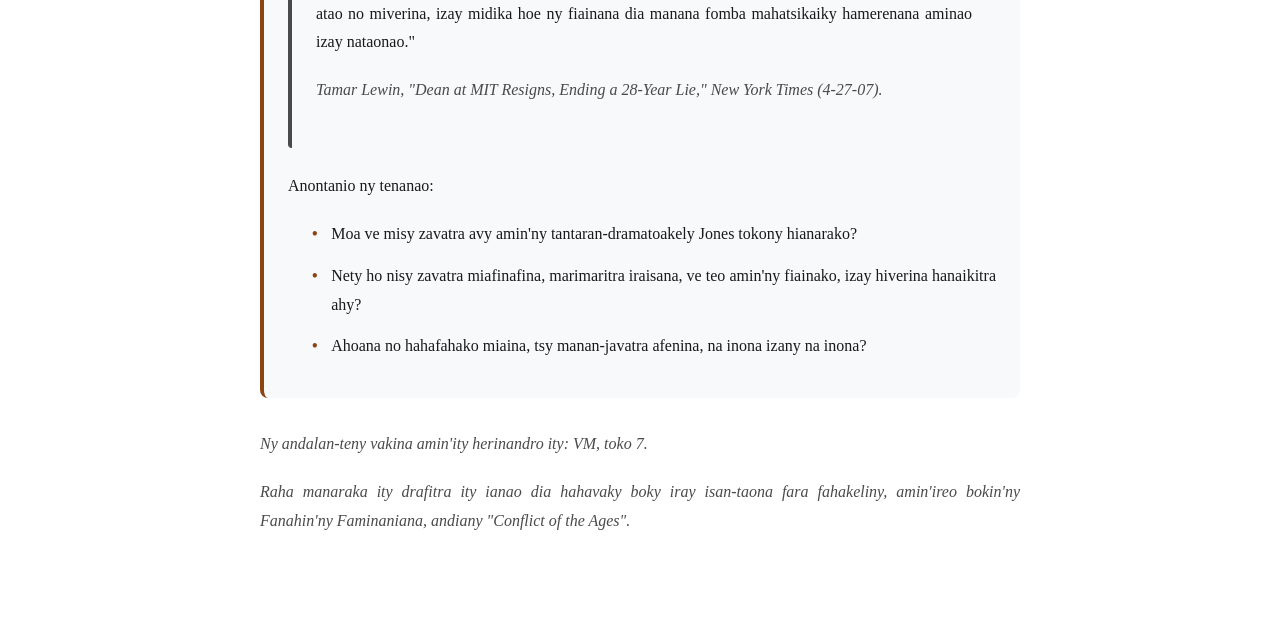
<file: Zatovo/lesona4.html>
<!DOCTYPE html>
<html lang="mg">
<head>
    <meta charset="UTF-8">
    <meta name="viewport" content="width=device-width, initial-scale=1.0">
    <title>Lesona 4 - Ny Fahitsian-toetra</title>
    <style>
        :root {
            --bg-color: #ffffff;
            --text-color: #1a1a1a;
            --secondary-color: #4a4a4a;
            --accent-color: #8B4513;
            --border-color: #e5e5e5;
            --highlight-bg: #f8f9fa;
        }

        [data-theme="dark"] {
            --bg-color: #1a1a1a;
            --text-color: #e5e5e5;
            --secondary-color: #a8a8a8;
            --accent-color: #A0522D;
            --border-color: #333333;
            --highlight-bg: #2a2a2a;
        }

        * {
            margin: 0;
            padding: 0;
            box-sizing: border-box;
        }

        body {
            font-family: 'Lora', 'Georgia', serif;
            line-height: 1.8;
            color: var(--text-color);
            background-color: var(--bg-color);
            transition: background-color 0.3s ease, color 0.3s ease;
            padding: 20px;
        }

        .container {
            max-width: 800px;
            margin: 0 auto;
            padding: 40px 20px;
        }

        .theme-toggle {
            position: fixed;
            top: 20px;
            right: 20px;
            background: var(--highlight-bg);
            border: 1px solid var(--border-color);
            border-radius: 50%;
            width: 50px;
            height: 50px;
            display: flex;
            align-items: center;
            justify-content: center;
            cursor: pointer;
            transition: all 0.3s ease;
            z-index: 1000;
        }

        .theme-toggle:hover {
            transform: scale(1.1);
        }

        .theme-toggle svg {
            width: 24px;
            height: 24px;
            fill: var(--text-color);
            stroke: var(--text-color);
            stroke-width: 2;
            stroke-linecap: round;
            stroke-linejoin: round;
        }

        h1 {
            font-size: 2.5em;
            margin-bottom: 0.5em;
            color: var(--accent-color);
            font-weight: 600;
        }

        h2 {
            font-size: 1.8em;
            margin-top: 1.5em;
            margin-bottom: 0.8em;
            color: var(--accent-color);
            font-weight: 600;
        }

        h3 {
            font-size: 1.4em;
            margin-top: 1.2em;
            margin-bottom: 0.6em;
            color: var(--secondary-color);
            font-weight: 600;
        }

        h4 {
            font-size: 1.2em;
            margin-top: 1em;
            margin-bottom: 0.5em;
            color: var(--secondary-color);
            font-weight: 600;
        }

        p {
            margin-bottom: 1.2em;
            text-align: justify;
        }

        .verse {
            font-style: italic;
            color: var(--secondary-color);
            margin: 1.5em 0;
            padding: 1em;
            background: var(--highlight-bg);
            border-left: 4px solid var(--accent-color);
            border-radius: 4px;
        }

        .section {
            margin: 2em 0;
        }

        .quote {
            margin: 1.5em 0;
            padding: 1.2em;
            background: var(--highlight-bg);
            border-radius: 8px;
            font-style: italic;
        }

        .reference {
            color: var(--accent-color);
            font-weight: 500;
        }

        /* NEW: Hero section with image and title overlay (avy amin'ny lesona 5) */
        .hero-section {
            position: relative;
            margin: 2em 0 3em;
            border-radius: 12px;
            overflow: hidden;
            box-shadow: 0 10px 30px rgba(0, 0, 0, 0.1);
            border: 1px solid var(--border-color);
        }

        .header-image {
            width: 100%;
            height: auto;
            max-height: 400px;
            object-fit: cover;
            display: block;
        }

        .hero-title-overlay {
            position: absolute;
            bottom: 0;
            left: 0;
            right: 0;
            background: linear-gradient(to top, rgba(0,0,0,0.8) 0%, rgba(0,0,0,0.4) 50%, transparent 100%);
            padding: 60px 30px 30px;
            color: white;
        }

        .hero-title {
            font-size: 2.8em;
            font-weight: 700;
            margin: 0;
            text-shadow: 2px 2px 8px rgba(0,0,0,0.5);
            color: white;
            letter-spacing: 1px;
            line-height: 1.2;
        }

        .hero-subtitle {
            font-size: 1.1em;
            opacity: 0.9;
            margin-top: 10px;
            font-style: italic;
            text-shadow: 1px 1px 4px rgba(0,0,0,0.5);
        }

        .highlight {
            background-color: var(--highlight-bg);
            padding: 0.2em 0.4em;
            border-radius: 3px;
        }

        .info-box {
            background: var(--highlight-bg);
            border: 2px solid var(--border-color);
            border-radius: 8px;
            padding: 1.5em;
            margin: 1.5em 0;
        }

        .info-box h3 {
            margin-top: 0;
            color: var(--accent-color);
        }

        .question-list {
            margin-left: 1.5em;
        }

        .question-list p {
            margin-bottom: 0.8em;
            position: relative;
            padding-left: 1.2em;
        }

        .question-list p:before {
            content: "•";
            position: absolute;
            left: 0;
            color: var(--accent-color);
            font-weight: bold;
        }

        em {
            font-style: italic;
            color: var(--secondary-color);
        }

        strong {
            font-weight: 600;
            color: var(--text-color);
        }

        .day-section {
            margin: 2em 0;
            padding: 1.5em;
            background: var(--highlight-bg);
            border-radius: 8px;
            border-left: 4px solid var(--accent-color);
        }

        .day-section h3 {
            margin-top: 0;
            color: var(--accent-color);
        }

        .ranking-list {
            margin-left: 0;
            list-style: none;
            padding-left: 0;
        }

        .ranking-list li {
            margin-bottom: 0.5em;
            padding-left: 1.5em;
            position: relative;
        }

        .ranking-list li:before {
            content: "-";
            position: absolute;
            left: 0;
            color: var(--accent-color);
        }

        .story-box {
            background: var(--highlight-bg);
            border-left: 4px solid var(--secondary-color);
            padding: 1.5em;
            margin: 1.5em 0;
            border-radius: 4px;
        }

        /* NEW: Rating options (avy amin'ny lesona 5) */
        .rating-options {
            display: flex;
            flex-wrap: wrap;
            gap: 10px;
            margin: 1em 0;
        }

        .rating-option {
            background: var(--highlight-bg);
            border: 1px solid var(--border-color);
            padding: 8px 15px;
            border-radius: 20px;
            cursor: pointer;
            transition: all 0.3s ease;
        }

        .rating-option:hover {
            background: var(--accent-color);
            color: white;
            transform: scale(1.05);
        }

        .rating-option.selected {
            background: var(--accent-color);
            color: white;
            font-weight: bold;
        }

        @media (max-width: 768px) {
            body {
                padding: 10px;
            }

            .container {
                padding: 20px 10px;
            }

            h1 {
                font-size: 2em;
            }

            h2 {
                font-size: 1.5em;
            }

            h3 {
                font-size: 1.2em;
            }

            .theme-toggle {
                width: 45px;
                height: 45px;
                top: 15px;
                right: 15px;
            }

            .hero-title {
                font-size: 2em;
                padding: 40px 20px 20px;
            }
            
            .header-image {
                max-height: 300px;
            }
            
            .hero-title-overlay {
                padding: 40px 20px 20px;
            }
        }
        
        @media (max-width: 480px) {
            .hero-title {
                font-size: 1.8em;
            }
            
            .hero-subtitle {
                font-size: 1em;
            }
        }
    </style>
</head>
<body>
    <button class="theme-toggle" id="themeToggle" aria-label="Toggle theme">
        <svg id="sunIcon" viewBox="0 0 24 24">
            <circle cx="12" cy="12" r="5" fill="none"/>
            <line x1="12" y1="1" x2="12" y2="3"/>
            <line x1="12" y1="21" x2="12" y2="23"/>
            <line x1="4.22" y1="4.22" x2="5.64" y2="5.64"/>
            <line x1="18.36" y1="18.36" x2="19.78" y2="19.78"/>
            <line x1="1" y1="12" x2="3" y2="12"/>
            <line x1="21" y1="12" x2="23" y2="12"/>
            <line x1="4.22" y1="19.78" x2="5.64" y2="18.36"/>
            <line x1="18.36" y1="5.64" x2="19.78" y2="4.22"/>
        </svg>
        <svg id="moonIcon" viewBox="0 0 24 24" style="display: none;">
            <path d="M21 12.79A9 9 0 1 1 11.21 3 7 7 0 0 0 21 12.79z" fill="none"/>
        </svg>
    </button>

    <div class="container">
        <!-- HERO SECTION WITH IMAGE AND TITLE OVERLAY (avy amin'ny lesona 5) -->
        <div class="hero-section">
            <img src="images/lesona4.png" alt="Lesona 4" class="header-image">
            <div class="hero-title-overlay">
                <h1 class="hero-title">NY FAHITSIAN-TOETRA</h1>
                <div class="hero-subtitle">Lesona fahefatra</div>
            </div>
        </div>

        <div class="section">
            <h3>Tantara fototra</h3>
            <p><strong>Asa. 4:32-5:11</strong></p>
            <p><strong>Fanampim-panazavana:</strong> VM, Toko 7</p>
        </div>

        <div class="section">
            <h3>Andininy Fototra</h3>
            <div class="verse">
                <p>Fa nisy kosa lehilahy atao hoe Ananiasy sy Safira vadiny nivarotra tany, ka nanafenany ho azy ny vola vidiny, ary ny vavy koa nahalala izany; dia nentiny ny vola sasany vidiny ka napetrany teo anoloan'ny tongotry ny Apostoly. <span class="reference">Asa 5:1, 2</span></p>
            </div>
        </div>

        <div class="section">
            <h3>Indray Mihelatra</h3>
            <div class="quote">
                <p>"Raha ny momba an'i Ananiasy sy Safira, dia nofaizina haingana ny fahotany namitaka an'Andriamanitra. Io fahotana io ihany no niverimberina matetika tao amin'ny tantaran'ny fiangonana taty aoriana, ary maro no manao toy izany koa amin'izao androntsika izao. Nefa na dia tsy harahin'ny fisehoan'ny tsy fankasitrahan'Andriamanitra mivantana aza izany, dia mbola maharikoriko eo imasony ankehitriny, tsy latsaka noho ny tamin'ny andron'ny Apostoly. Nomena ny fampitandremana; nasehon'Andriamanitra mazava ny fankahalany io fahotana io; ary izay rehetra milefitra amin'ny fihatsarambelatsihy sy ny fitsiriritana dia mahazo antoka fa manapotika ny fanahiny." <span class="reference">(VM, t. 70)</span></p>
            </div>
        </div>

        <div class="info-box">
            <h3>Fantatrao Ve?</h3>
            <p>"Nataon'Andriamanitra amin'ny asa sy ny fanomezana ataon'ny vahoakany ny fitoriana ny filazantsara. Ny fanomezana an-tsitrapo sy ny ampahafolony no fidiram-bola ho an'i Jehovah. Misy ampahany takin'Andriamanitra amin'ny vola nankinina tamin'ny olona, dia ny ampahafolony izany. Mamela malalaka ny rehetra Izy hilaza, na hanome mihoatra noho io na tsia. Nefa rehefa hetsehin'ny hery miasa mangina avy amin'ny Fanahy Masina ny fo, ka nanao voady hanome tonom-bola iray, dia tsy manana zo intsony amin'ny ampahany natokana ilay nanonona voady.</p>
            <p>"Ny teny fampanantenana toy izany atao amin'ny olona dia azo heverina ho toy ny mamatotra, ary moa ve tsy mamatotra kokoa izay atao amin'Andriamanitra? Moa ve ny teny fampanantenana atao ao amin'ny feon'ny fieritreretana tsy mamatotra noho ny fanekena voasoratra atao amin'ny olombelona?" <span class="reference">(VM, t. 68)</span></p>
        </div>

        <div class="section">
            <h3>Ny Hevitrao?</h3>
            <p>Vakio ireto fanambarana ireto ary amin'ny tsirairay avy amin'izy ireo, dia mifidiana iray amin'ireto valin-teny ireto: (1) Manaiky Tanteraka, (2) Manaiky, (3) Mandà, na (4) Mandà Tanteraka:</p>
            
            <ul class="ranking-list">
                <li>Azon'ny mpianatra iray atao ny mahazo vokatra tsara any an-tsekoly, tsy amin'ny alalan'ny halabahaka sy ny hafetsifetsena.</li>
                <li>Ny fahamarinana hatrany no fitsipika tsara indrindra.</li>
                <li>Raha te hahomby ianao eo amin'ny fiainana, dia tsy maintsy mba maneho tsy fahamarinana kely ianao indraindray.</li>
                <li>Ireo atleta tratra mihinam-panafody mampatanjaka eo amin'ny fanatanjahan-tena dia tokony hofaizina mafy.</li>
                <li>Misy vokany tsara ny toetra mahatoky.</li>
                <li>Ny olona rehetra dia samy mametsifetsy kely avokoa.</li>
                <li>Tsy tena mpinamana ny olona raha tsy samy mijoro ho mahatoky tanteraka ny andaniny sy ny ankilany.</li>
                <li>Mety hidika ho fandaingana ny tsy filazana na inona na inona.</li>
                <li>Ny lainga masina kely dia mety ho fihetsika mitory hatsaram-panahy.</li>
                <li>Rehefa tsy mandratra fon'olona ny fandaingana dia tsy maninona izany.</li>
            </ul>
            
            <div class="rating-options">
                <div class="rating-option" data-value="4">Manaiky Tanteraka</div>
                <div class="rating-option" data-value="3">Manaiky</div>
                <div class="rating-option" data-value="2">Mandà</div>
                <div class="rating-option" data-value="1">Mandà Tanteraka</div>
            </div>
        </div>

        <div class="section">
            <h2>TONTOLON'NY TANTARA</h2>
            
            <h4>Asan'ny Apostoly 4:32-37</h4>
            <p>Ary niray fo sy fanahy ny olona rehetra izay nino; ary tsy nisy nanonona ny fananany ho azy na dia iray aza, fa niombonany avokoa ny zavatra rehetra nananany. Ary tamin'ny hery be no nanambaran'ny Apostoly ny nitsanganan'i Jesosy Tompo; ary fahasoavana be no tao amin'izy rehetra. Fa tsy nisy olona nalahelo teo aminy; fa izay nanana tany na trano, raha nivarotra izany, dia nitondra ny vola vidin'ny zavatra lafo, ka napetrany teo anoloan'ny tongotry ny Apostoly, dia nozaraina tamin'izy rehetra araka izay nilainy avy.</p>

            <p>Ary Josefa, izay nataon'ny Apostoly hoe koa Barnabasy (izany hoe, raha adika, Zanaky ny fananarana), Levita, avy any Kyprosy no firazanany, dia nivarotra ny sahany, ary nentiny ny vola vidiny ka napetrany teo anoloan'ny tongotry ny Apostoly.</p>

            <h4>Asan'ny Apostoly 5:1-11</h4>
            <p>Fa nisy kosa lehilahy atao hoe Ananiasy sy Safira vadiny nivarotra tany, ka nanafenany ho azy ny vola vidiny, ary ny vavy koa nahalala izany; dia nentiny ny vola sasany vidiny ka napetrany teo anoloan'ny tongotry ny Apostoly. Ary hoy Petera: Ry Ananiasy, nahoana Satana no nameno ny fonao handainga amin'ny Fanahy Masina ka hanafina ny vola sasany vidin'ny tany? Fony tsy namidy, tsy anao ihany va izy? Ary rehefa namidy, tsy anao hanaovanao izay sitraponao koa va? Nahoana no nisaina izany tao am-ponao ianao? Tsy nandainga tamin'olona ianao, fa tamin'Andriamanitra.</p>

            <p>Ary Ananiasy, nony nandre izany teny izany, dia nikarapoka, ka afaka ny ainy; dia raiki-tahotra loatra izay rehetra nandre izany. Ary nitsangana ny zatovo, dia nofonosiny ny faty ka nentiny nivoaka, dia naleviny. Fa rehefa afaka tokony ho ora telo, dia niditra koa ny vavy, nefa tsy fantany izay efa nanjo teo. Ary hoy Petera taminy: Lazao amiko: Izany ihany va no vola vidin'ny taninareo? Dia hoy izy: Eny, izany ihany. Ary hoy Petera taminy: Nahoana ianareo no niray tetika haka fanahy ny Fanahin'ny Tompo? Indro, eo am-baravarana ny tongotr'izay nandevina ny vadinao, ary hitondra anao hivoaka koa izy.</p>

            <p>Dia nikarapoka teo anoloan'ny tongony niaraka tamin'izay koa izy, ka afaka ny ainy; ary raha niditra ny zatovo, dia hitany fa maty, ary nentiny nivoaka ka naleviny teo anilan'ny lahy. Dia raiki-tahotra indrindra ny fiangonana rehetra sy izay rehetra nandre izany.</p>
        </div>

        <div class="section">
            <h2>Fanontaniana avy amin'ny TANTARA</h2>
            
            <p>Vakio ireo andininy ao amin'ny Fizaràna Tontolon'ny Tantara dia valio ireto fanontaniana manaraka ireto:</p>

            <h4>Asa 4:32-35</h4>
            <div class="question-list">
                <p>Inona no tena manaitra anao indrindra amin'ity sarin'ny fiangonana kristianina voalohany ity?</p>
                
                <p>Inona, araka ny hevitrao, no tokony hataon'ny fiangonana ankehitriny mba hahitana indray ireo toetra manokana fototra io fiaraha-monina ao amin'ny Baiboly io?</p>
            </div>

            <h4>Asa 4:36, 37</h4>
            <div class="question-list">
                <p>Mariho fa nivarotra saha i Barnabasy ary "nentiny ny vola vidiny ka napetrany teo anoloan'ny tongotry ny Apôstôly" (Nanolotra ny fananany toy izany koa ireo mpino - jereo ny and. 35.) Raha lazaina amin'ny fomba hafa izany dia izao: nanolotra izany tsy nisy fatopatotra izy. Hoy izy tamin'ireo Apôstôly: "Ianareo no mahafantatra hoe aiza no tena ilàna indrindra ity vola ity mba hanorenana ny fanjakan'Andriamanitra; matoky anareo aho ka indro apetrako eo an-tongotrareo izany!" Ampitahao amin'ny fihetsik'i Ananiasy sy i Safira izany fihetsika manome izany hahitana ny fahasamihafany.</p>
            </div>

            <h4>Asa 5:1-11</h4>
            <div class="question-list">
                <p>Inona no zavatra tena nampangitakitaka anao indrindra mikasika io tantara io? Nahoana?</p>
            </div>
        </div>

        <div class="section">
            <h3>Fanatitranterana</h3>
            <div class="verse">
                <p>"Ary tsy izany ihany, fa efa notendren'ny fiangonana koa izy ho namanay hiara-mandeha aminay hitondra izao fahasoavana izao, izay angoninay ho voninahitry ny Tompo sy ho vavolombelon'ny fahazotoanay. Ary mitandrina izahay mba tsy hisy hanome tsiny anay amin'izao harena be angoninay izao; fa miomana hanao izay mahamendrika izahay, tsy eo imason'ny Tompo ihany, fa eny imason'ny olona koa." <span class="reference">2 Kôr. 8:19-21</span></p>
            </div>

            <div class="verse">
                <p>"Raha misy malahelo ny rahalahinao ao an-tanànanao anankiray amin'ny tonginao izay omen'i Jehovah Andriamanitrao anao, dia aza manamafy ny fonao, na manakombona ny tananao, amin'ny rahalahinao malahelo." <span class="reference">Deo. 15:7</span></p>
            </div>

            <div class="verse">
                <p>"Izay miantra ny malahelo dia mampisambotra an'i Jehovah, ary izay nomeny dia honerany kosa." <span class="reference">Ohab. 19:17</span></p>
            </div>

            <div class="verse">
                <p>"Aoka tsy ho amin'ny fitiavam-bola ny toe-tsainareo, fa mianìna amin'izay anananareo; fa hoy Izy: 'Izaho tsy handao anao mihitsy na hahafoy anao akory.'" <span class="reference">Heb. 13:5</span></p>
            </div>

            <div class="verse">
                <p>"Dia hoy Jesosy taminy: Raha tia ho tanteraka hianao, mandehana, amidio ny fanananao, ka omeo ny malahelo, dia hanana rakitra any an-danitra hianao; ary avia hanaraka Ahy." <span class="reference">Mat. 19:21</span></p>
            </div>
        </div>

        <div class="section">
            <h3>Fijery Hafa</h3>
            <div class="quote">
                <p>"Andriamanitra no mitahy ny olona amin'ny fananana, ary ataony izany mba hahazoany manome ho fampandrosoana ny asany." <span class="reference">(VM, t. 69)</span></p>
            </div>
        </div>

        <div class="section">
            <h2>FAMPIHARANA</h2>

            <div class="day-section">
                <h3>SABATA</h3>
                <p>Vakio ny Heb. 13:5.</p>
                
                <p>Ivereno jerena ny valin-teninao ao amin'ny Fizaràna Ny Hevitrao? Ataovy ao anaty faribolana ireo fanambaràna izay azonao antoka 100% ny valin-teny nomenao. Asio tsipika kosa eo ambanin'ireo fanambaràna izay mbola azonao iadian-kevitra ny valiny na "Eny" na "Tsia".</p>
            </div>

            <div class="day-section">
                <h3>ALAHADY</h3>
                <p>Vakio ny 2 Kôr. 8:19-21.</p>
                
                <p>Asio tsipika eo ambanin'ny teny na fehezanteny rehetra ao amin'ny fizaràna Tontolon'ny Tantara, izay mampianatra mikasika ny fahitsiana, ny fihatsarambelatsihy, ary ny fanomezana ho an'ny hafa.</p>
                
                <div class="question-list">
                    <p>Inona no azontsika ianarana momba ny fahitsiana, avy amin'ireo andininy ireo?</p>
                    <p>Inona no azontsika ianarana momba ny fihatsarambelatsihy?</p>
                    <p>Inona momba ny fanomezana ho an'ny hafa no azontsika ianarana?</p>
                </div>
            </div>

            <div class="day-section">
                <h3>ALATSINAINY</h3>
                <p>Vakio ny Asa 5:1, 2.</p>
                
                <p>Vakio ny Andininy Fototra dia saintsaino ireto fanontaniana ireto:</p>
                
                <div class="question-list">
                    <p>Moa ve notakina tamin'i Ananiasy sy i Safira hoe amidio ny taninareo dia apetraho eo an-tongotry ny apôstôly ny vola vidiny rehetra?</p>
                    <p>Inona ny fahotana nataon'izy ireo?</p>
                    <p>Moa ve ny fahotana nataon'izy ireo mendrika ny hofaizina tamin'ny fomba henjana toy izany? Nahoana no eny na tsia ny valin-teninao?</p>
                </div>
            </div>

            <div class="day-section">
                <h3>TALATA</h3>
                <p>Vakio ny Deo. 15:7.</p>
                
                <p>Saintsaino ny fanazavan'i EGW, izay mialoha indrindra ny fanambaràna nataony ao amin'ny fizaràna Indray Mihelatra:</p>
                
                <div class="quote">
                    <p>"Aoka tsy hiraviravy tanana na hamikitra amin'ny fisalasalana rehefa milaza ny marina. Aoka hanjary fiainana izany. Ny manao fitàn-droa amin'ny fahamarinana sy ny manafinafina izany mba hifanaraka amin'ny drafitra ataon'ny tena feno fitiavan-tena dia midika ho faharendrehan'ny finoana toy ny vaky sambo.</p>
                    
                    <p>"'Mifahara àry, ka sikino fahamarinana ny valahanareo, ary mitafia ny rariny ho fiarovan-tratra.' Efes. 6:14. Izay miteny zavatra tsy marina dia manao varo-boba ny fanahiny. Mety toa mahasoa eo amin'ny toe-javatra mahamaika ny laingany, amin'izay dia toa manafaingana ny asa izy, izay zavatra tsy ho vita raha manaraka-dalàna; nefa amin'ny farany dia ho tonga eo amin'ny toerana izay tsy ahazoany matoky na iza na iza izy. Mpamitaka ny tenany izy, ary tsy afaka hatoky ny tenin'ny hafa." <span class="reference">(VM, tt. 69, 70)</span></p>
                </div>
            </div>

            <div class="day-section">
                <h3>ALAROBIA</h3>
                <p>Vakio ireo andininy ao amin'ny fizaràna Fanantitranterana. Farito ny hevi-dehibe fototra ao amin'ny andininy tsiraiavy. Avy eo dia manoratra fehezanteny iray izay maneho ny hevitra fototra ny lahatsoratra manontolo.</p>
            </div>

            <div class="day-section">
                <h3>ALAKAMISY</h3>
                <p>Vakio ny Ohab. 19:17.</p>
                
                <p>Mendri-pitokisana ve aho? Hatraiza no ahafahana mametra-pitokisana amiko? Ahoana no ahafahako mikolokolo ny fahatokiana izay apetraky ny hafa amiko? Ahoana no ahafahako mampiorina ny fitokisako an'Andriamanitra? Ahoana no ahafahako mandrisika an'Andriamanitra hatoky ahy?</p>
            </div>

            <div class="day-section">
                <h3>ZOMA</h3>
                <p>Vakio ny Mat. 19:21.</p>
                
                <div class="story-box">
                    <p>Marilee Jones, mpiandraikitra ny fandraisana mpianatra ao amin'ny sekoly "Massachusetts Institute of Technology (MIT), dia nametra-pialana rehefa avy niaiky fa ny filazalazana ny momba azy (Curriculum Vitae), izay naperany 28 taona lasa izay, mba handraisana ary ho mpiasa ao amin'ny sampan-draharaha misahana ny fandraisana mpianatra dia feno lainga. Araka ny CV nosoratan'i Jones, dia nianatra tao amin'ny sekoly Albany Medical College, Union College, ary Rensselaer Polytechnic Institute izy, ary nahazo ny mari-pahaizana atolotr'ireo sekoly telo tena mendri-kaja ao New York ireo ho an'ny mpianatra nahavita fianarana tao aminy. Ny marina anefa dia mpianatra tamin'ny fotoana an-tselika tao Rensselaer ihany izy nandritra ny taom-pianarana iray monja!</p>
                    
                    <p>"Nanova ireo mari-pahaizana nananako aho rehefa nitady asa voalohany tao amin'ny MIT, 28 taona lasa izay, ary tsy nanana ny fahasahiana hanitsy ny filazalazana ny momba ahy tamin'ny fotoana nanaovako ny fangatahana izao asako ankehitriny izao na hatramin'izay fotoana rehetra izay," hoy Ramatoakely Jones tao amin'ny fanambaràna nalefany tao amin'ny tranon-kalam-pifandraisan'ny MIT. "Tena miala tsiny indrindra aho noho izany, fa nandiso fanantenana ny maro amin'ireo mpiara-miasa ao amin'ny MIT sy ireo nanohana ahy, ary nino ahy, mbamin'ireo nanome ahy tombontsoa maro tsy manampaharoa."</p>
                    
                    <p>Hatramin'ny naha-tompon'andraikitra misahana ny fandraisana mpianatra tao amin'ny MIT an-dramatoakely Jones tamin'ny taona 1997, dia noheverina hatraiza hatraiza ho olona sangany eo amin'io sehatr'asa io izy. Nanoratra boky marobe izy, anisan'izany ny <em>Less Stress, More Success</em>, izay ahitana izao andalan-teny izao: "Ny fihazonana ny fahitsiana indraindray dia tena sarotra tanterahina satria mety halaim-panahy hampiasa hafetsifetsena hanao hitsin-dalana ianao. Kanefa tadidio fa izay atao no miverina, izay midika hoe ny fiainana dia manana fomba mahatsikaiky hamerenana aminao izay nataonao."</p>
                    
                    <p><em>Tamar Lewin, "Dean at MIT Resigns, Ending a 28-Year Lie," New York Times (4-27-07).</em></p>
                </div>
                
                <p>Anontanio ny tenanao:</p>
                <div class="question-list">
                    <p>Moa ve misy zavatra avy amin'ny tantaran-dramatoakely Jones tokony hianarako?</p>
                    <p>Nety ho nisy zavatra miafinafina, marimaritra iraisana, ve teo amin'ny fiainako, izay hiverina hanaikitra ahy?</p>
                    <p>Ahoana no hahafahako miaina, tsy manan-javatra afenina, na inona izany na inona?</p>
                </div>
            </div>
        </div>

        <div class="section">
            <p><em>Ny andalan-teny vakina amin'ity herinandro ity: VM, toko 7.</em></p>
            <p><em>Raha manaraka ity drafitra ity ianao dia hahavaky boky iray isan-taona fara fahakeliny, amin'ireo bokin'ny Fanahin'ny Faminaniana, andiany "Conflict of the Ages".</em></p>
        </div>
    </div>

    <script>
        const themeToggle = document.getElementById('themeToggle');
        const sunIcon = document.getElementById('sunIcon');
        const moonIcon = document.getElementById('moonIcon');
        const html = document.documentElement;

        // Initialize with light theme (no localStorage)
        let currentTheme = 'light';
        html.setAttribute('data-theme', currentTheme);

        themeToggle.addEventListener('click', function() {
            if (currentTheme === 'light') {
                currentTheme = 'dark';
                html.setAttribute('data-theme', 'dark');
                sunIcon.style.display = 'none';
                moonIcon.style.display = 'block';
            } else {
                currentTheme = 'light';
                html.setAttribute('data-theme', 'light');
                sunIcon.style.display = 'block';
                moonIcon.style.display = 'none';
            }
        });

        // Rating options functionality (avy amin'ny lesona 5)
        const ratingOptions = document.querySelectorAll('.rating-option');
        ratingOptions.forEach(option => {
            option.addEventListener('click', function() {
                // Remove selected class from all options
                ratingOptions.forEach(opt => {
                    opt.classList.remove('selected');
                });
                
                // Add selected class to clicked option
                this.classList.add('selected');
                
                // You could store the selected value if needed
                const selectedValue = this.getAttribute('data-value');
                console.log('Selected rating:', selectedValue);
            });
        });
    </script>
</body>
</html>
</file>
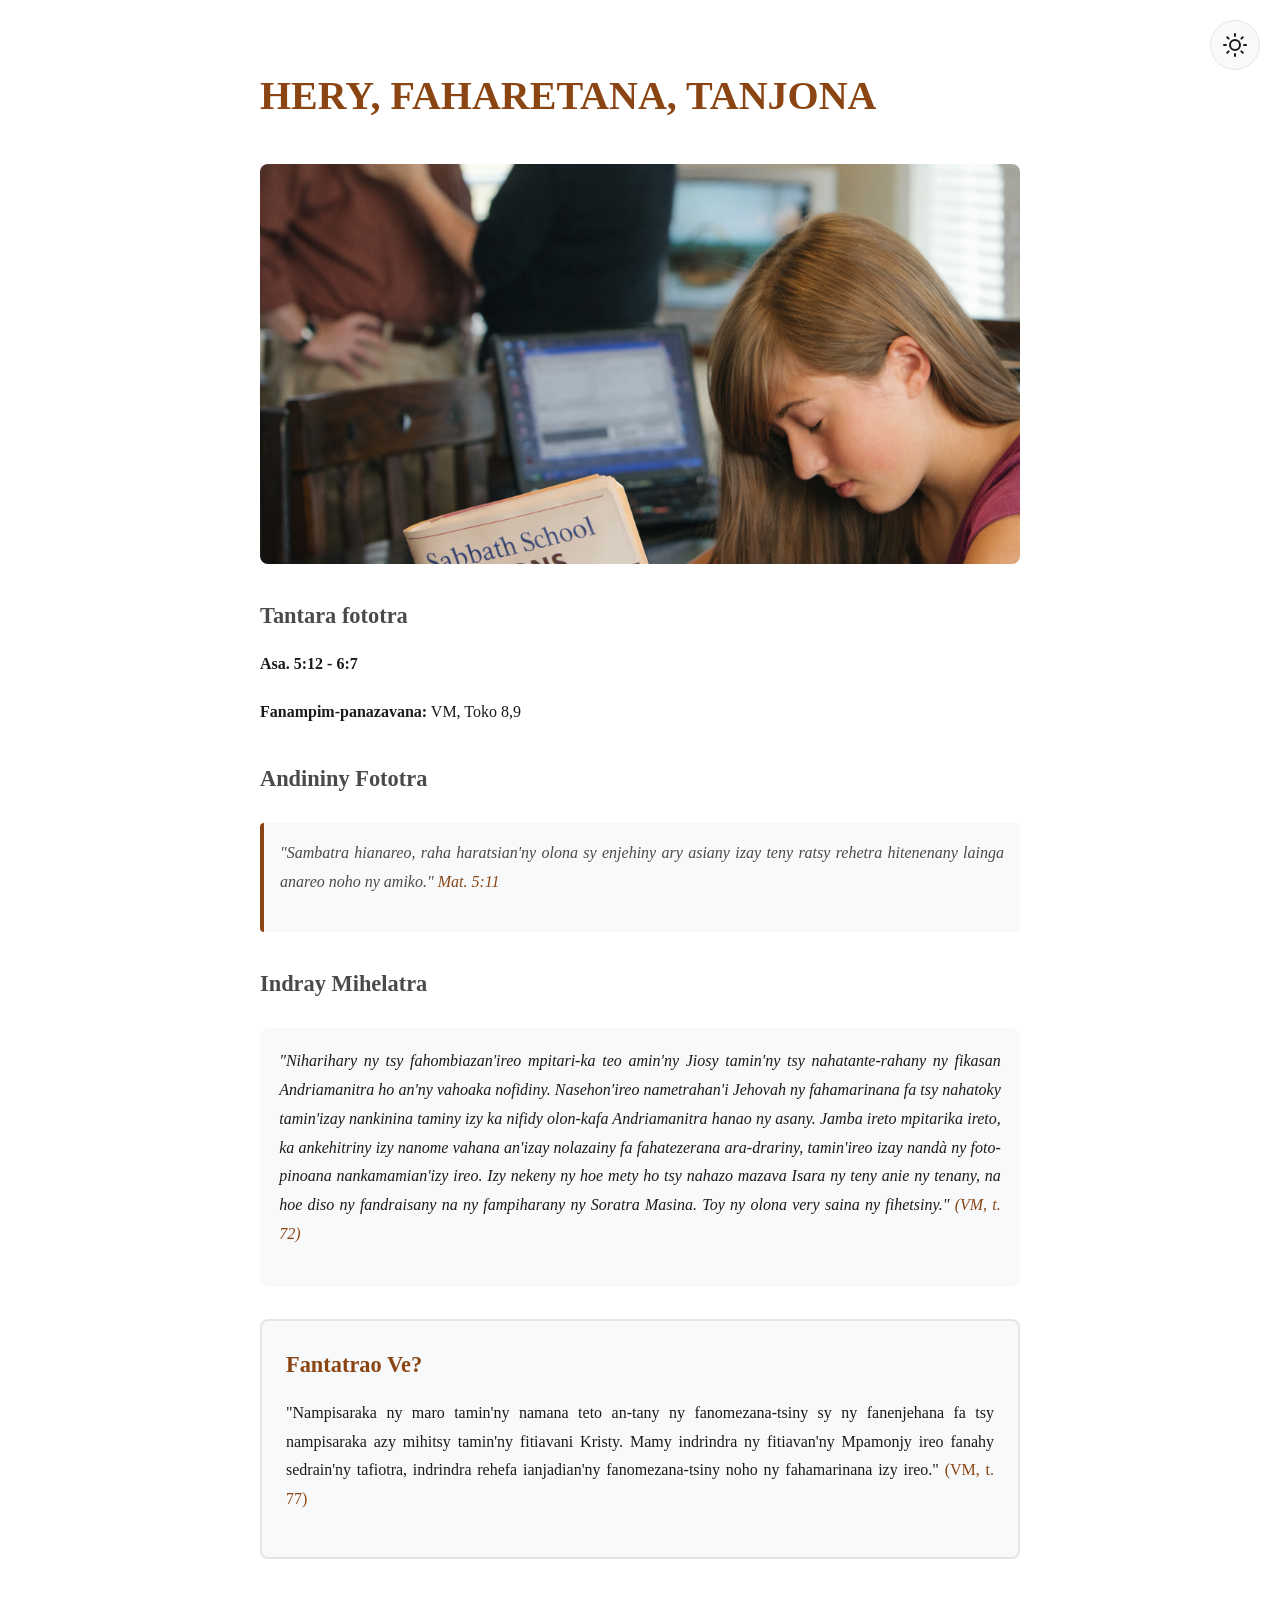
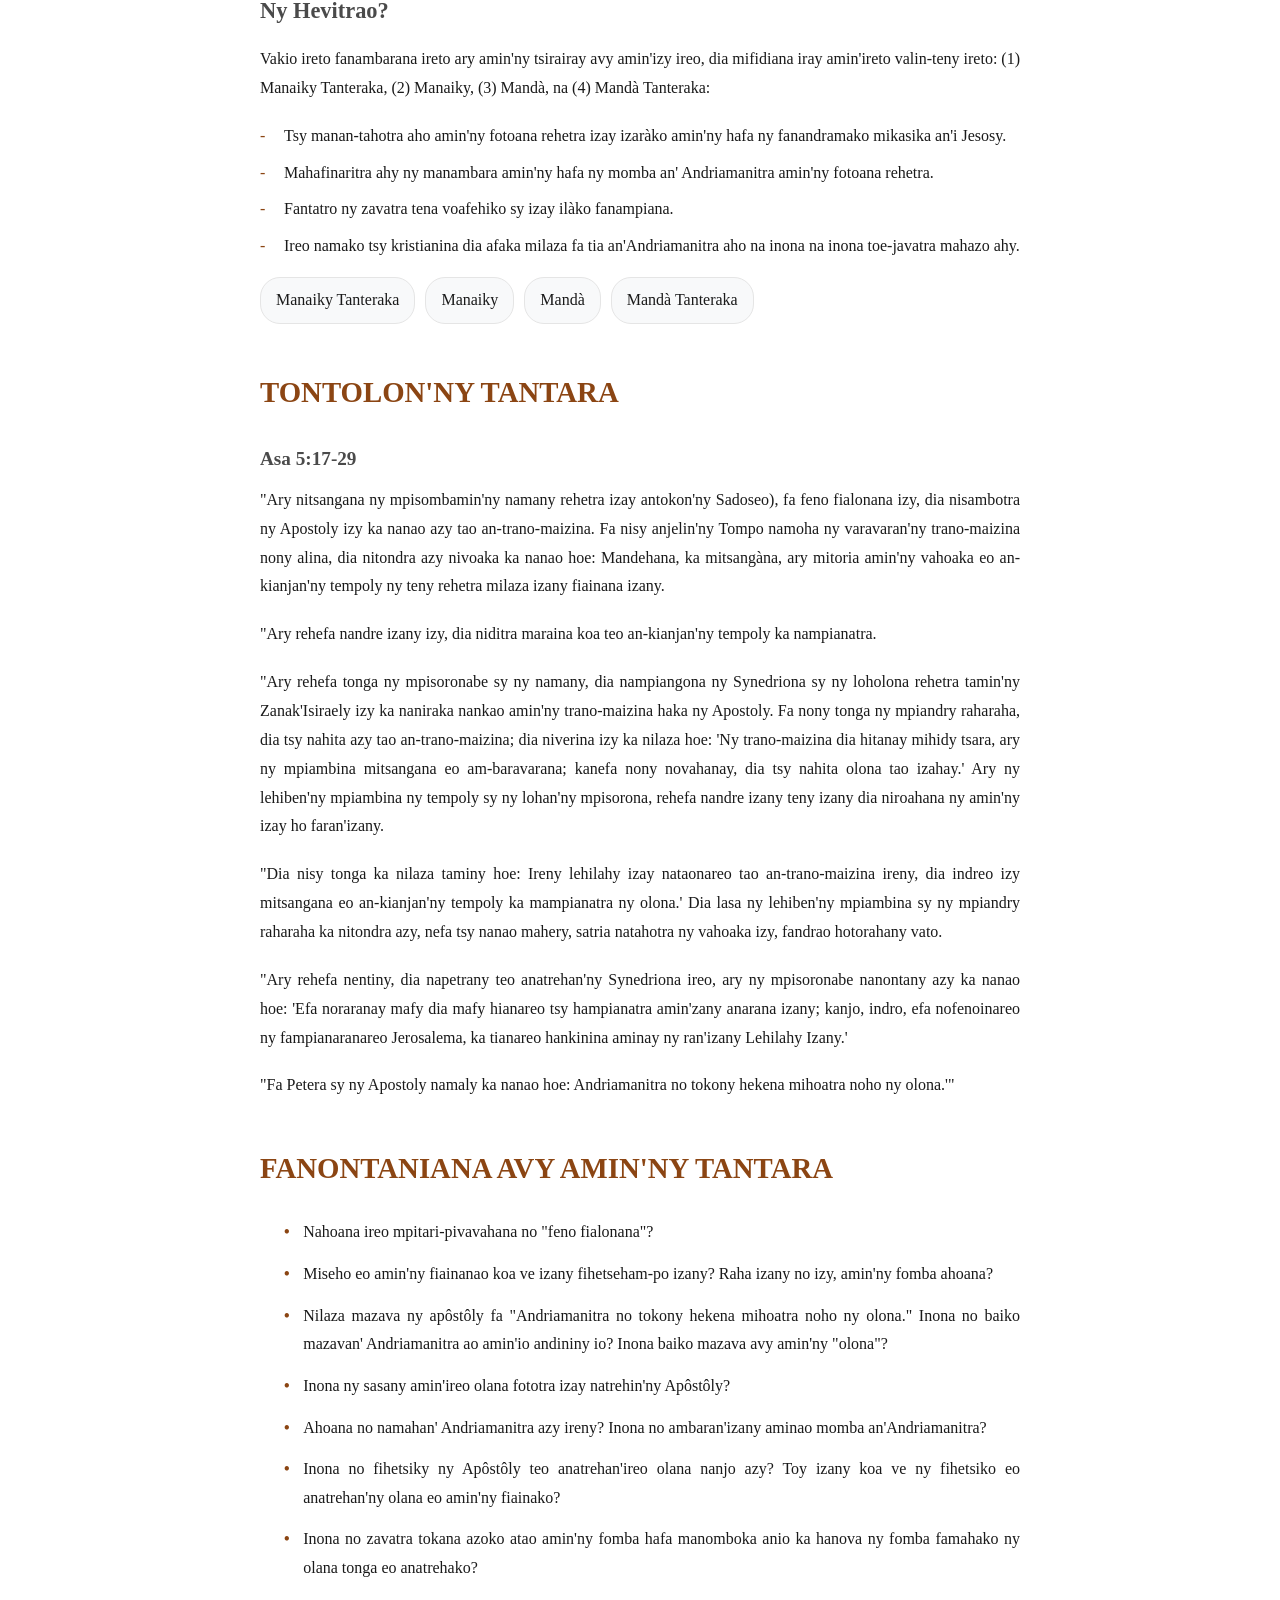
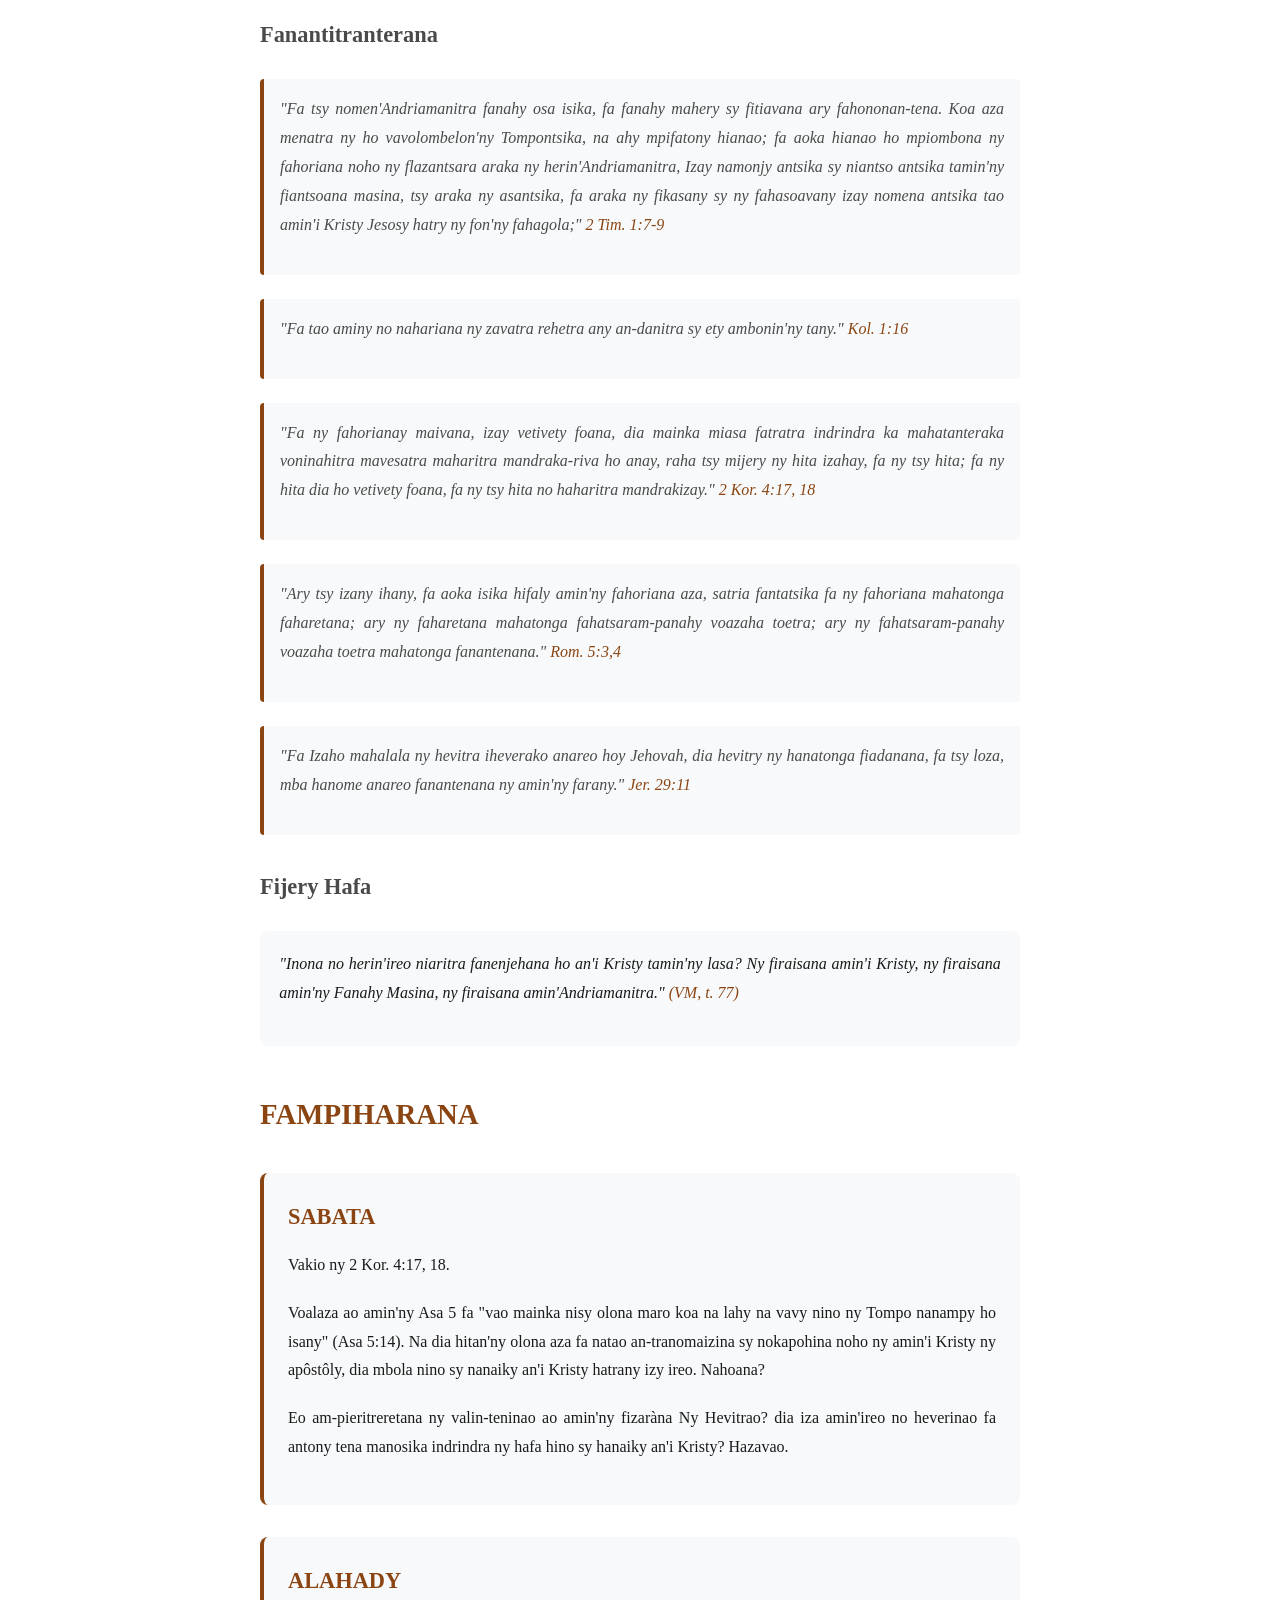
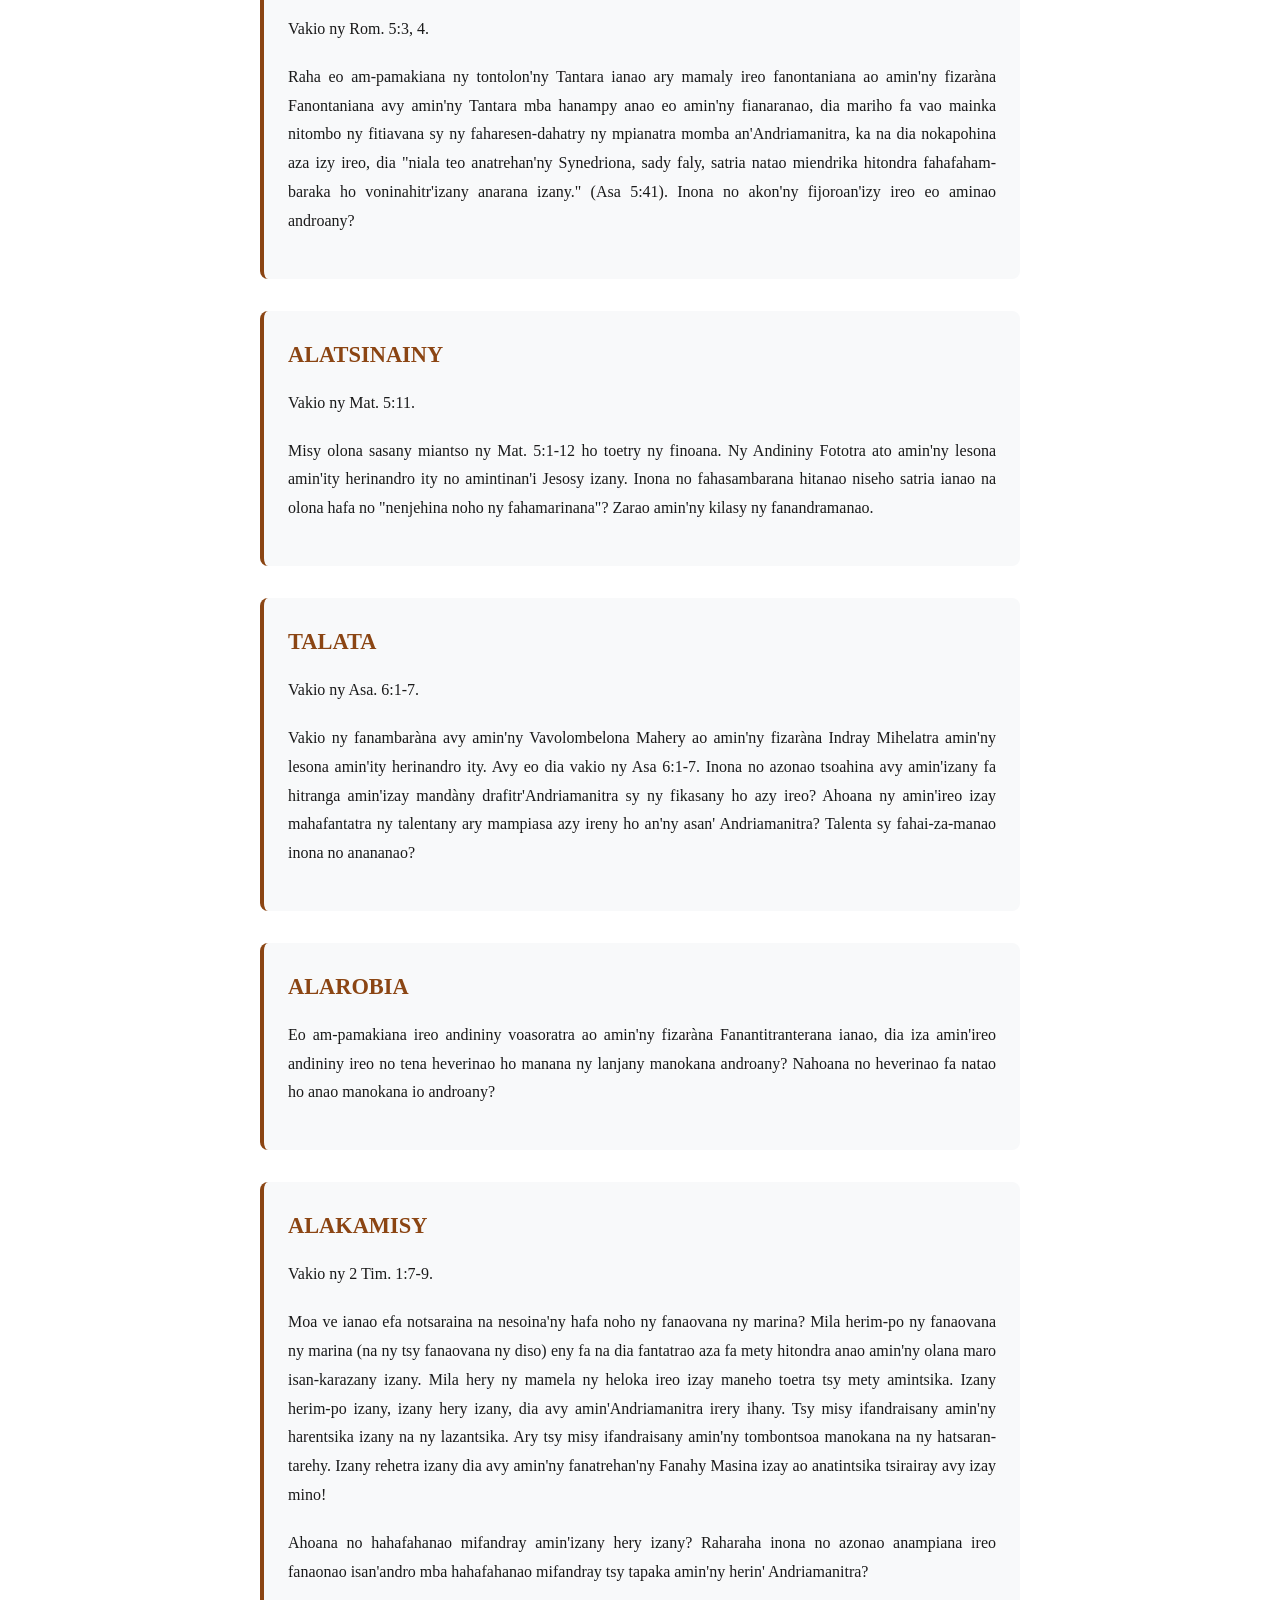
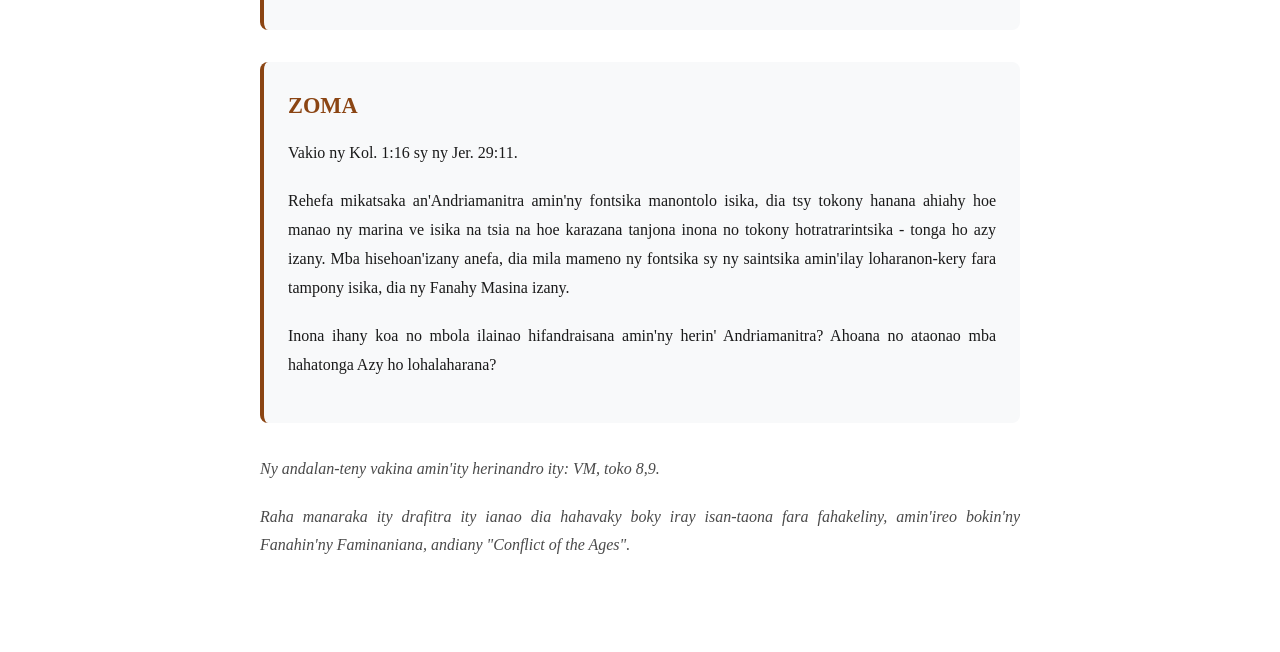
<file: Zatovo/Lesona5.html>
<!DOCTYPE html>
<html lang="mg">
<head>
    <meta charset="UTF-8">
    <meta name="viewport" content="width=device-width, initial-scale=1.0">
    <title>Lesona 5 - Hery, Faharetana, Tanjona</title>
    <style>
        :root {
            --bg-color: #ffffff;
            --text-color: #1a1a1a;
            --secondary-color: #4a4a4a;
            --accent-color: #8B4513;
            --border-color: #e5e5e5;
            --highlight-bg: #f8f9fa;
        }

        [data-theme="dark"] {
            --bg-color: #1a1a1a;
            --text-color: #e5e5e5;
            --secondary-color: #a8a8a8;
            --accent-color: #A0522D;
            --border-color: #333333;
            --highlight-bg: #2a2a2a;
        }

        * {
            margin: 0;
            padding: 0;
            box-sizing: border-box;
        }

        body {
            font-family: 'Lora', 'Georgia', serif;
            line-height: 1.8;
            color: var(--text-color);
            background-color: var(--bg-color);
            transition: background-color 0.3s ease, color 0.3s ease;
            padding: 20px;
        }

        .container {
            max-width: 800px;
            margin: 0 auto;
            padding: 40px 20px;
        }

        .theme-toggle {
            position: fixed;
            top: 20px;
            right: 20px;
            background: var(--highlight-bg);
            border: 1px solid var(--border-color);
            border-radius: 50%;
            width: 50px;
            height: 50px;
            display: flex;
            align-items: center;
            justify-content: center;
            cursor: pointer;
            transition: all 0.3s ease;
            z-index: 1000;
        }

        .theme-toggle:hover {
            transform: scale(1.1);
        }

        .theme-toggle svg {
            width: 24px;
            height: 24px;
            fill: var(--text-color);
            stroke: var(--text-color);
            stroke-width: 2;
            stroke-linecap: round;
            stroke-linejoin: round;
        }

        h1 {
            font-size: 2.5em;
            margin-bottom: 0.5em;
            color: var(--accent-color);
            font-weight: 600;
        }

        h2 {
            font-size: 1.8em;
            margin-top: 1.5em;
            margin-bottom: 0.8em;
            color: var(--accent-color);
            font-weight: 600;
        }

        h3 {
            font-size: 1.4em;
            margin-top: 1.2em;
            margin-bottom: 0.6em;
            color: var(--secondary-color);
            font-weight: 600;
        }

        h4 {
            font-size: 1.2em;
            margin-top: 1em;
            margin-bottom: 0.5em;
            color: var(--secondary-color);
            font-weight: 600;
        }

        p {
            margin-bottom: 1.2em;
            text-align: justify;
        }

        .verse {
            font-style: italic;
            color: var(--secondary-color);
            margin: 1.5em 0;
            padding: 1em;
            background: var(--highlight-bg);
            border-left: 4px solid var(--accent-color);
            border-radius: 4px;
        }

        .section {
            margin: 2em 0;
        }

        .quote {
            margin: 1.5em 0;
            padding: 1.2em;
            background: var(--highlight-bg);
            border-radius: 8px;
            font-style: italic;
        }

        .reference {
            color: var(--accent-color);
            font-weight: 500;
        }

        .header-image {
            width: 100%;
            height: auto;
            max-height: 400px;
            object-fit: cover;
            border-radius: 8px;
            margin: 2em 0;
            display: block;
        }

        .highlight {
            background-color: var(--highlight-bg);
            padding: 0.2em 0.4em;
            border-radius: 3px;
        }

        .info-box {
            background: var(--highlight-bg);
            border: 2px solid var(--border-color);
            border-radius: 8px;
            padding: 1.5em;
            margin: 1.5em 0;
        }

        .info-box h3 {
            margin-top: 0;
            color: var(--accent-color);
        }

        .question-list {
            margin-left: 1.5em;
        }

        .question-list p {
            margin-bottom: 0.8em;
            position: relative;
            padding-left: 1.2em;
        }

        .question-list p:before {
            content: "•";
            position: absolute;
            left: 0;
            color: var(--accent-color);
            font-weight: bold;
        }

        em {
            font-style: italic;
            color: var(--secondary-color);
        }

        strong {
            font-weight: 600;
            color: var(--text-color);
        }

        .day-section {
            margin: 2em 0;
            padding: 1.5em;
            background: var(--highlight-bg);
            border-radius: 8px;
            border-left: 4px solid var(--accent-color);
        }

        .day-section h3 {
            margin-top: 0;
            color: var(--accent-color);
        }

        .ranking-list {
            margin-left: 0;
            list-style: none;
            padding-left: 0;
        }

        .ranking-list li {
            margin-bottom: 0.5em;
            padding-left: 1.5em;
            position: relative;
        }

        .ranking-list li:before {
            content: "-";
            position: absolute;
            left: 0;
            color: var(--accent-color);
        }

        .story-box {
            background: var(--highlight-bg);
            border-left: 4px solid var(--secondary-color);
            padding: 1.5em;
            margin: 1.5em 0;
            border-radius: 4px;
        }

        .rating-options {
            display: flex;
            flex-wrap: wrap;
            gap: 10px;
            margin: 1em 0;
        }

        .rating-option {
            background: var(--highlight-bg);
            border: 1px solid var(--border-color);
            padding: 8px 15px;
            border-radius: 20px;
            cursor: pointer;
            transition: all 0.3s ease;
        }

        .rating-option:hover {
            background: var(--accent-color);
            color: white;
            transform: scale(1.05);
        }

        .rating-option.selected {
            background: var(--accent-color);
            color: white;
            font-weight: bold;
        }

        @media (max-width: 768px) {
            body {
                padding: 10px;
            }

            .container {
                padding: 20px 10px;
            }

            h1 {
                font-size: 2em;
            }

            h2 {
                font-size: 1.5em;
            }

            h3 {
                font-size: 1.2em;
            }

            .theme-toggle {
                width: 45px;
                height: 45px;
                top: 15px;
                right: 15px;
            }

            .header-image {
                max-height: 250px;
            }
        }
    </style>
</head>
<body>
    <button class="theme-toggle" id="themeToggle" aria-label="Toggle theme">
        <svg id="sunIcon" viewBox="0 0 24 24">
            <circle cx="12" cy="12" r="5" fill="none"/>
            <line x1="12" y1="1" x2="12" y2="3"/>
            <line x1="12" y1="21" x2="12" y2="23"/>
            <line x1="4.22" y1="4.22" x2="5.64" y2="5.64"/>
            <line x1="18.36" y1="18.36" x2="19.78" y2="19.78"/>
            <line x1="1" y1="12" x2="3" y2="12"/>
            <line x1="21" y1="12" x2="23" y2="12"/>
            <line x1="4.22" y1="19.78" x2="5.64" y2="18.36"/>
            <line x1="18.36" y1="5.64" x2="19.78" y2="4.22"/>
        </svg>
        <svg id="moonIcon" viewBox="0 0 24 24" style="display: none;">
            <path d="M21 12.79A9 9 0 1 1 11.21 3 7 7 0 0 0 21 12.79z" fill="none"/>
        </svg>
    </button>

    <div class="container">
        <h1>HERY, FAHARETANA, TANJONA</h1>

        <img src="images/lesona5.png" alt="Lesona 5" class="header-image">

        <div class="section">
            <h3>Tantara fototra</h3>
            <p><strong>Asa. 5:12 - 6:7</strong></p>
            <p><strong>Fanampim-panazavana:</strong> VM, Toko 8,9</p>
        </div>

        <div class="section">
            <h3>Andininy Fototra</h3>
            <div class="verse">
                <p>"Sambatra hianareo, raha haratsian'ny olona sy enjehiny ary asiany izay teny ratsy rehetra hitenenany lainga anareo noho ny amiko." <span class="reference">Mat. 5:11</span></p>
            </div>
        </div>

        <div class="section">
            <h3>Indray Mihelatra</h3>
            <div class="quote">
                <p>"Niharihary ny tsy fahombiazan'ireo mpitari-ka teo amin'ny Jiosy tamin'ny tsy nahatante-rahany ny fikasan Andriamanitra ho an'ny vahoaka nofidiny. Nasehon'ireo nametrahan'i Jehovah ny fahamarinana fa tsy nahatoky tamin'izay nankinina taminy izy ka nifidy olon-kafa Andriamanitra hanao ny asany. Jamba ireto mpitarika ireto, ka ankehitriny izy nanome vahana an'izay nolazainy fa fahatezerana ara-drariny, tamin'ireo izay nandà ny foto-pinoana nankamamian'izy ireo. Izy nekeny ny hoe mety ho tsy nahazo mazava Isara ny teny anie ny tenany, na hoe diso ny fandraisany na ny fampiharany ny Soratra Masina. Toy ny olona very saina ny fihetsiny." <span class="reference">(VM, t. 72)</span></p>
            </div>
        </div>

        <div class="info-box">
            <h3>Fantatrao Ve?</h3>
            <p>"Nampisaraka ny maro tamin'ny namana teto an-tany ny fanomezana-tsiny sy ny fanenjehana fa tsy nampisaraka azy mihitsy tamin'ny fitiavani Kristy. Mamy indrindra ny fitiavan'ny Mpamonjy ireo fanahy sedrain'ny tafiotra, indrindra rehefa ianjadian'ny fanomezana-tsiny noho ny fahamarinana izy ireo." <span class="reference">(VM, t. 77)</span></p>
        </div>

        <div class="section">
            <h3>Ny Hevitrao?</h3>
            <p>Vakio ireto fanambarana ireto ary amin'ny tsirairay avy amin'izy ireo, dia mifidiana iray amin'ireto valin-teny ireto: (1) Manaiky Tanteraka, (2) Manaiky, (3) Mandà, na (4) Mandà Tanteraka:</p>
            
            <ul class="ranking-list">
                <li>Tsy manan-tahotra aho amin'ny fotoana rehetra izay izaràko amin'ny hafa ny fanandramako mikasika an'i Jesosy.</li>
                <li>Mahafinaritra ahy ny manambara amin'ny hafa ny momba an' Andriamanitra amin'ny fotoana rehetra.</li>
                <li>Fantatro ny zavatra tena voafehiko sy izay ilàko fanampiana.</li>
                <li>Ireo namako tsy kristianina dia afaka milaza fa tia an'Andriamanitra aho na inona na inona toe-javatra mahazo ahy.</li>
            </ul>
            
            <div class="rating-options">
                <div class="rating-option" data-value="4">Manaiky Tanteraka</div>
                <div class="rating-option" data-value="3">Manaiky</div>
                <div class="rating-option" data-value="2">Mandà</div>
                <div class="rating-option" data-value="1">Mandà Tanteraka</div>
            </div>
        </div>

        <div class="section">
            <h2>TONTOLON'NY TANTARA</h2>
            
            <h4>Asa 5:17-29</h4>
            <p>"Ary nitsangana ny mpisombamin'ny namany rehetra izay antokon'ny Sadoseo), fa feno fialonana izy, dia nisambotra ny Apostoly izy ka nanao azy tao an-trano-maizina. Fa nisy anjelin'ny Tompo namoha ny varavaran'ny trano-maizina nony alina, dia nitondra azy nivoaka ka nanao hoe: Mandehana, ka mitsangàna, ary mitoria amin'ny vahoaka eo an-kianjan'ny tempoly ny teny rehetra milaza izany fiainana izany.</p>

            <p>"Ary rehefa nandre izany izy, dia niditra maraina koa teo an-kianjan'ny tempoly ka nampianatra.</p>

            <p>"Ary rehefa tonga ny mpisoronabe sy ny namany, dia nampiangona ny Synedriona sy ny loholona rehetra tamin'ny Zanak'Isiraely izy ka naniraka nankao amin'ny trano-maizina haka ny Apostoly. Fa nony tonga ny mpiandry raharaha, dia tsy nahita azy tao an-trano-maizina; dia niverina izy ka nilaza hoe: 'Ny trano-maizina dia hitanay mihidy tsara, ary ny mpiambina mitsangana eo am-baravarana; kanefa nony novahanay, dia tsy nahita olona tao izahay.' Ary ny lehiben'ny mpiambina ny tempoly sy ny lohan'ny mpisorona, rehefa nandre izany teny izany dia niroahana ny amin'ny izay ho faran'izany.</p>

            <p>"Dia nisy tonga ka nilaza taminy hoe: Ireny lehilahy izay nataonareo tao an-trano-maizina ireny, dia indreo izy mitsangana eo an-kianjan'ny tempoly ka mampianatra ny olona.' Dia lasa ny lehiben'ny mpiambina sy ny mpiandry raharaha ka nitondra azy, nefa tsy nanao mahery, satria natahotra ny vahoaka izy, fandrao hotorahany vato.</p>

            <p>"Ary rehefa nentiny, dia napetrany teo anatrehan'ny Synedriona ireo, ary ny mpisoronabe nanontany azy ka nanao hoe: 'Efa noraranay mafy dia mafy hianareo tsy hampianatra amin'zany anarana izany; kanjo, indro, efa nofenoinareo ny fampianaranareo Jerosalema, ka tianareo hankinina aminay ny ran'izany Lehilahy Izany.'</p>

            <p>"Fa Petera sy ny Apostoly namaly ka nanao hoe: Andriamanitra no tokony hekena mihoatra noho ny olona.'"</p>
        </div>

        <div class="section">
            <h2>FANONTANIANA AVY AMIN'NY TANTARA</h2>
            
            <div class="question-list">
                <p>Nahoana ireo mpitari-pivavahana no "feno fialonana"?</p>
                <p>Miseho eo amin'ny fiainanao koa ve izany fihetseham-po izany? Raha izany no izy, amin'ny fomba ahoana?</p>
                <p>Nilaza mazava ny apôstôly fa "Andriamanitra no tokony hekena mihoatra noho ny olona." Inona no baiko mazavan' Andriamanitra ao amin'io andininy io? Inona baiko mazava avy amin'ny "olona"?</p>
                <p>Inona ny sasany amin'ireo olana fototra izay natrehin'ny Apôstôly?</p>
                <p>Ahoana no namahan' Andriamanitra azy ireny? Inona no ambaran'izany aminao momba an'Andriamanitra?</p>
                <p>Inona no fihetsiky ny Apôstôly teo anatrehan'ireo olana nanjo azy? Toy izany koa ve ny fihetsiko eo anatrehan'ny olana eo amin'ny fiainako?</p>
                <p>Inona no zavatra tokana azoko atao amin'ny fomba hafa manomboka anio ka hanova ny fomba famahako ny olana tonga eo anatrehako?</p>
            </div>
        </div>

        <div class="section">
            <h3>Fanantitranterana</h3>
            <div class="verse">
                <p>"Fa tsy nomen'Andriamanitra fanahy osa isika, fa fanahy mahery sy fitiavana ary fahononan-tena. Koa aza menatra ny ho vavolombelon'ny Tompontsika, na ahy mpifatony hianao; fa aoka hianao ho mpiombona ny fahoriana noho ny flazantsara araka ny herin'Andriamanitra, Izay namonjy antsika sy niantso antsika tamin'ny fiantsoana masina, tsy araka ny asantsika, fa araka ny fikasany sy ny fahasoavany izay nomena antsika tao amin'i Kristy Jesosy hatry ny fon'ny fahagola;" <span class="reference">2 Tim. 1:7-9</span></p>
            </div>

            <div class="verse">
                <p>"Fa tao aminy no nahariana ny zavatra rehetra any an-danitra sy ety ambonin'ny tany." <span class="reference">Kol. 1:16</span></p>
            </div>

            <div class="verse">
                <p>"Fa ny fahorianay maivana, izay vetivety foana, dia mainka miasa fatratra indrindra ka mahatanteraka voninahitra mavesatra maharitra mandraka-riva ho anay, raha tsy mijery ny hita izahay, fa ny tsy hita; fa ny hita dia ho vetivety foana, fa ny tsy hita no haharitra mandrakizay." <span class="reference">2 Kor. 4:17, 18</span></p>
            </div>

            <div class="verse">
                <p>"Ary tsy izany ihany, fa aoka isika hifaly amin'ny fahoriana aza, satria fantatsika fa ny fahoriana mahatonga faharetana; ary ny faharetana mahatonga fahatsaram-panahy voazaha toetra; ary ny fahatsaram-panahy voazaha toetra mahatonga fanantenana." <span class="reference">Rom. 5:3,4</span></p>
            </div>

            <div class="verse">
                <p>"Fa Izaho mahalala ny hevitra iheverako anareo hoy Jehovah, dia hevitry ny hanatonga fiadanana, fa tsy loza, mba hanome anareo fanantenana ny amin'ny farany." <span class="reference">Jer. 29:11</span></p>
            </div>
        </div>

        <div class="section">
            <h3>Fijery Hafa</h3>
            <div class="quote">
                <p>"Inona no herin'ireo niaritra fanenjehana ho an'i Kristy tamin'ny lasa? Ny firaisana amin'i Kristy, ny firaisana amin'ny Fanahy Masina, ny firaisana amin'Andriamanitra." <span class="reference">(VM, t. 77)</span></p>
            </div>
        </div>

        <div class="section">
            <h2>FAMPIHARANA</h2>

            <div class="day-section">
                <h3>SABATA</h3>
                <p>Vakio ny 2 Kor. 4:17, 18.</p>
                <p>Voalaza ao amin'ny Asa 5 fa "vao mainka nisy olona maro koa na lahy na vavy nino ny Tompo nanampy ho isany" (Asa 5:14). Na dia hitan'ny olona aza fa natao an-tranomaizina sy nokapohina noho ny amin'i Kristy ny apôstôly, dia mbola nino sy nanaiky an'i Kristy hatrany izy ireo. Nahoana?</p>
                <p>Eo am-pieritreretana ny valin-teninao ao amin'ny fizaràna Ny Hevitrao? dia iza amin'ireo no heverinao fa antony tena manosika indrindra ny hafa hino sy hanaiky an'i Kristy? Hazavao.</p>
            </div>

            <div class="day-section">
                <h3>ALAHADY</h3>
                <p>Vakio ny Rom. 5:3, 4.</p>
                <p>Raha eo am-pamakiana ny tontolon'ny Tantara ianao ary mamaly ireo fanontaniana ao amin'ny fizaràna Fanontaniana avy amin'ny Tantara mba hanampy anao eo amin'ny fianaranao, dia mariho fa vao mainka nitombo ny fitiavana sy ny faharesen-dahatry ny mpianatra momba an'Andriamanitra, ka na dia nokapohina aza izy ireo, dia "niala teo anatrehan'ny Synedriona, sady faly, satria natao miendrika hitondra fahafaham-baraka ho voninahitr'izany anarana izany." (Asa 5:41). Inona no akon'ny fijoroan'izy ireo eo aminao androany?</p>
            </div>

            <div class="day-section">
                <h3>ALATSINAINY</h3>
                <p>Vakio ny Mat. 5:11.</p>
                <p>Misy olona sasany miantso ny Mat. 5:1-12 ho toetry ny finoana. Ny Andininy Fototra ato amin'ny lesona amin'ity herinandro ity no amintinan'i Jesosy izany. Inona no fahasambarana hitanao niseho satria ianao na olona hafa no "nenjehina noho ny fahamarinana"? Zarao amin'ny kilasy ny fanandramanao.</p>
            </div>

            <div class="day-section">
                <h3>TALATA</h3>
                <p>Vakio ny Asa. 6:1-7.</p>
                <p>Vakio ny fanambaràna avy amin'ny Vavolombelona Mahery ao amin'ny fizaràna Indray Mihelatra amin'ny lesona amin'ity herinandro ity. Avy eo dia vakio ny Asa 6:1-7. Inona no azonao tsoahina avy amin'izany fa hitranga amin'izay mandàny drafitr'Andriamanitra sy ny fikasany ho azy ireo? Ahoana ny amin'ireo izay mahafantatra ny talentany ary mampiasa azy ireny ho an'ny asan' Andriamanitra? Talenta sy fahai-za-manao inona no anananao?</p>
            </div>

            <div class="day-section">
                <h3>ALAROBIA</h3>
                <p>Eo am-pamakiana ireo andininy voasoratra ao amin'ny fizaràna Fanantitranterana ianao, dia iza amin'ireo andininy ireo no tena heverinao ho manana ny lanjany manokana androany? Nahoana no heverinao fa natao ho anao manokana io androany?</p>
            </div>

            <div class="day-section">
                <h3>ALAKAMISY</h3>
                <p>Vakio ny 2 Tim. 1:7-9.</p>
                <p>Moa ve ianao efa notsaraina na nesoina'ny hafa noho ny fanaovana ny marina? Mila herim-po ny fanaovana ny marina (na ny tsy fanaovana ny diso) eny fa na dia fantatrao aza fa mety hitondra anao amin'ny olana maro isan-karazany izany. Mila hery ny mamela ny heloka ireo izay maneho toetra tsy mety amintsika. Izany herim-po izany, izany hery izany, dia avy amin'Andriamanitra irery ihany. Tsy misy ifandraisany amin'ny harentsika izany na ny lazantsika. Ary tsy misy ifandraisany amin'ny tombontsoa manokana na ny hatsaran-tarehy. Izany rehetra izany dia avy amin'ny fanatrehan'ny Fanahy Masina izay ao anatintsika tsirairay avy izay mino!</p>
                <p>Ahoana no hahafahanao mifandray amin'izany hery izany? Raharaha inona no azonao anampiana ireo fanaonao isan'andro mba hahafahanao mifandray tsy tapaka amin'ny herin' Andriamanitra?</p>
            </div>

            <div class="day-section">
                <h3>ZOMA</h3>
                <p>Vakio ny Kol. 1:16 sy ny Jer. 29:11.</p>
                <p>Rehefa mikatsaka an'Andriamanitra amin'ny fontsika manontolo isika, dia tsy tokony hanana ahiahy hoe manao ny marina ve isika na tsia na hoe karazana tanjona inona no tokony hotratrarintsika - tonga ho azy izany. Mba hisehoan'izany anefa, dia mila mameno ny fontsika sy ny saintsika amin'ilay loharanon-kery fara tampony isika, dia ny Fanahy Masina izany.</p>
                <p>Inona ihany koa no mbola ilainao hifandraisana amin'ny herin' Andriamanitra? Ahoana no ataonao mba hahatonga Azy ho lohalaharana?</p>
            </div>
        </div>

        <div class="section">
            <p><em>Ny andalan-teny vakina amin'ity herinandro ity: VM, toko 8,9.</em></p>
            <p><em>Raha manaraka ity drafitra ity ianao dia hahavaky boky iray isan-taona fara fahakeliny, amin'ireo bokin'ny Fanahin'ny Faminaniana, andiany "Conflict of the Ages".</em></p>
        </div>
    </div>

    <script>
        const themeToggle = document.getElementById('themeToggle');
        const sunIcon = document.getElementById('sunIcon');
        const moonIcon = document.getElementById('moonIcon');
        const html = document.documentElement;

        // Initialize with light theme (no localStorage)
        let currentTheme = 'light';
        html.setAttribute('data-theme', currentTheme);

        themeToggle.addEventListener('click', function() {
            if (currentTheme === 'light') {
                currentTheme = 'dark';
                html.setAttribute('data-theme', 'dark');
                sunIcon.style.display = 'none';
                moonIcon.style.display = 'block';
            } else {
                currentTheme = 'light';
                html.setAttribute('data-theme', 'light');
                sunIcon.style.display = 'block';
                moonIcon.style.display = 'none';
            }
        });

        // Rating options functionality
        const ratingOptions = document.querySelectorAll('.rating-option');
        ratingOptions.forEach(option => {
            option.addEventListener('click', function() {
                // Remove selected class from all options
                ratingOptions.forEach(opt => {
                    opt.classList.remove('selected');
                });
                
                // Add selected class to clicked option
                this.classList.add('selected');
                
                // You could store the selected value if needed
                const selectedValue = this.getAttribute('data-value');
                console.log('Selected rating:', selectedValue);
            });
        });
    </script>
</body>
</html>
</file>
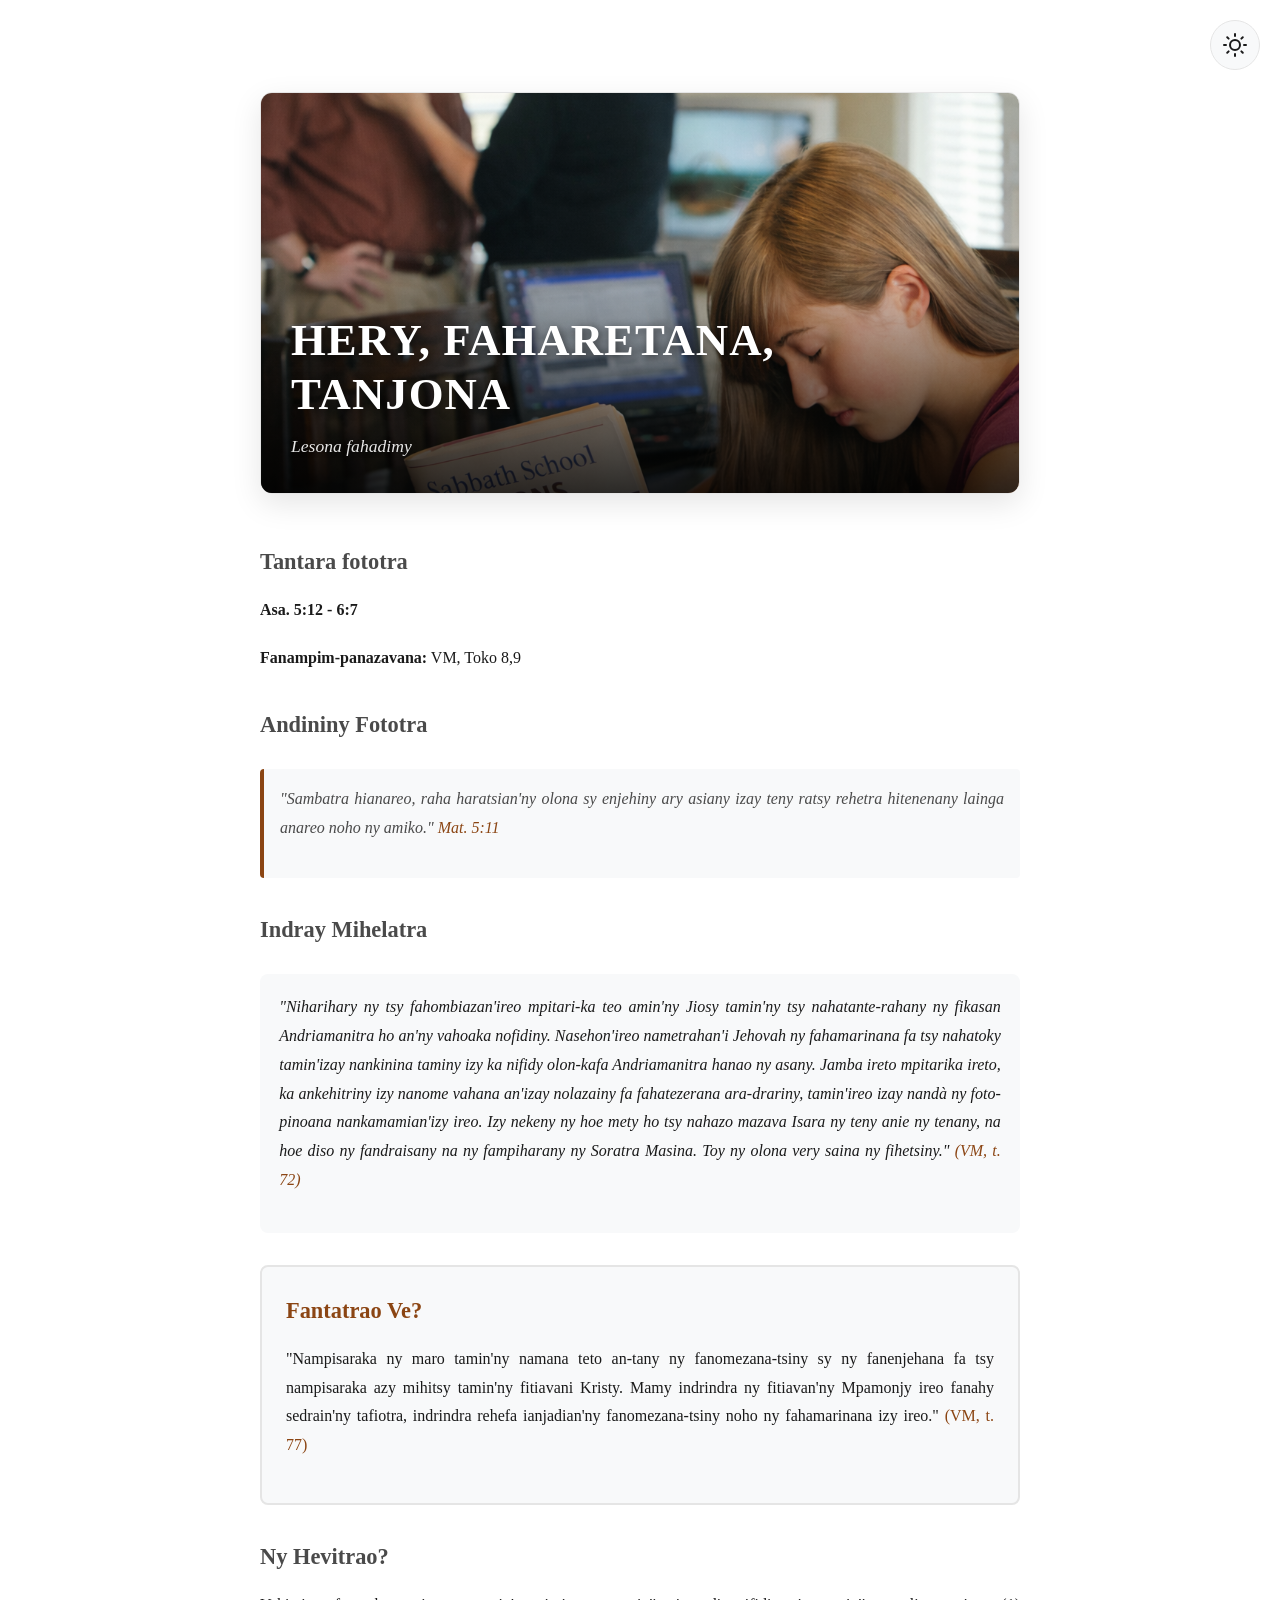
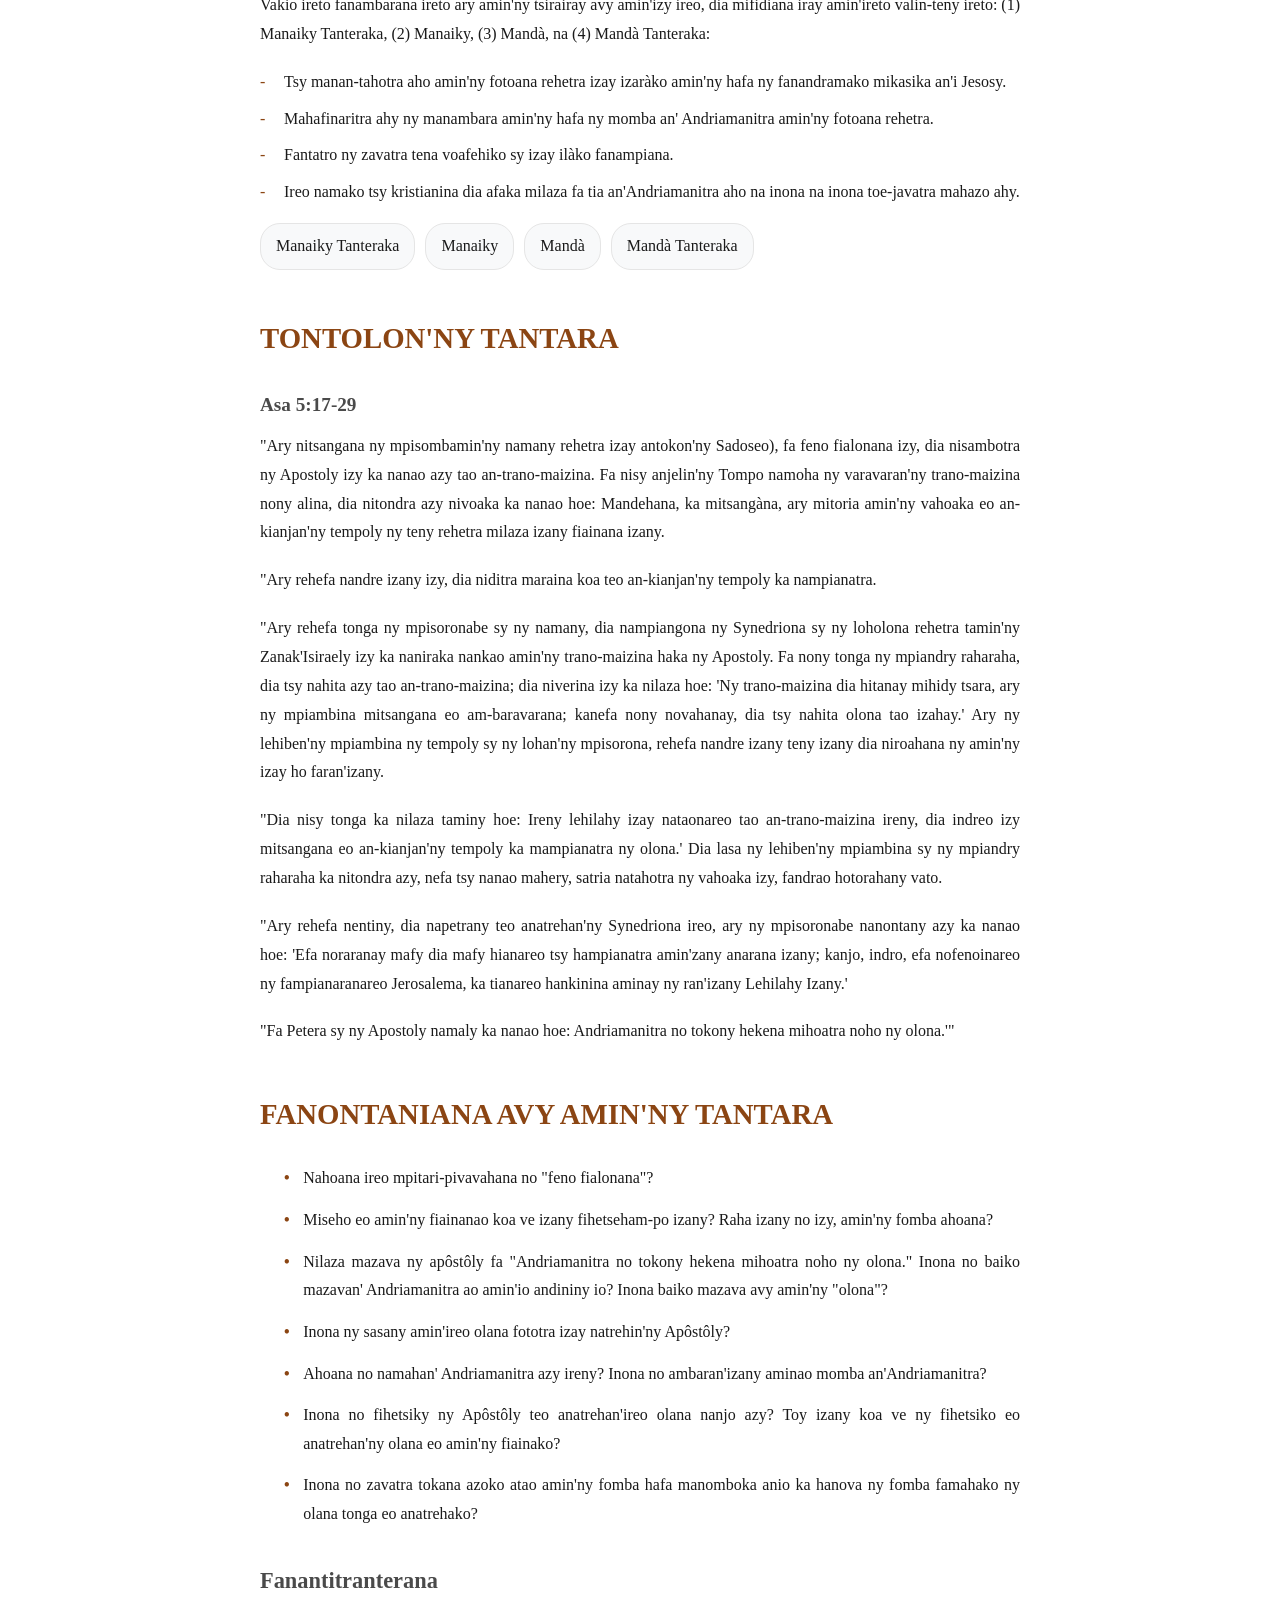
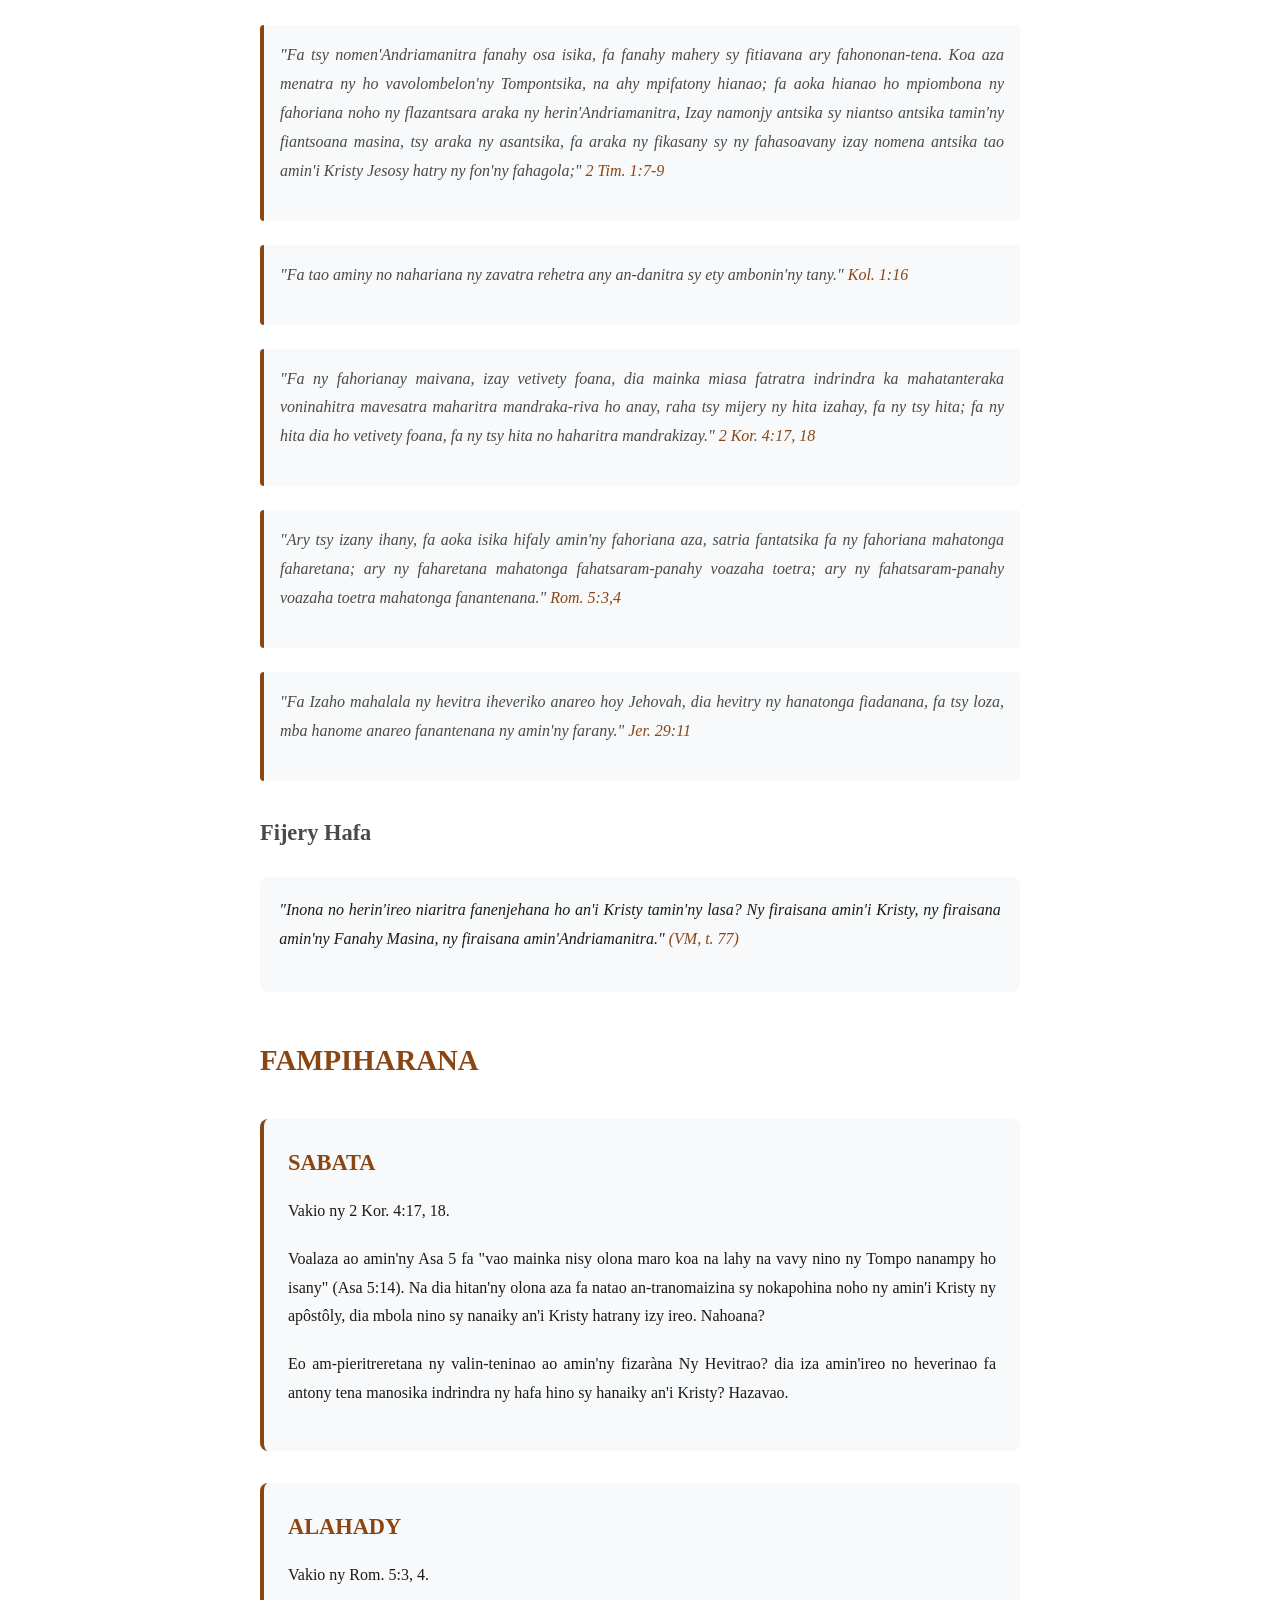
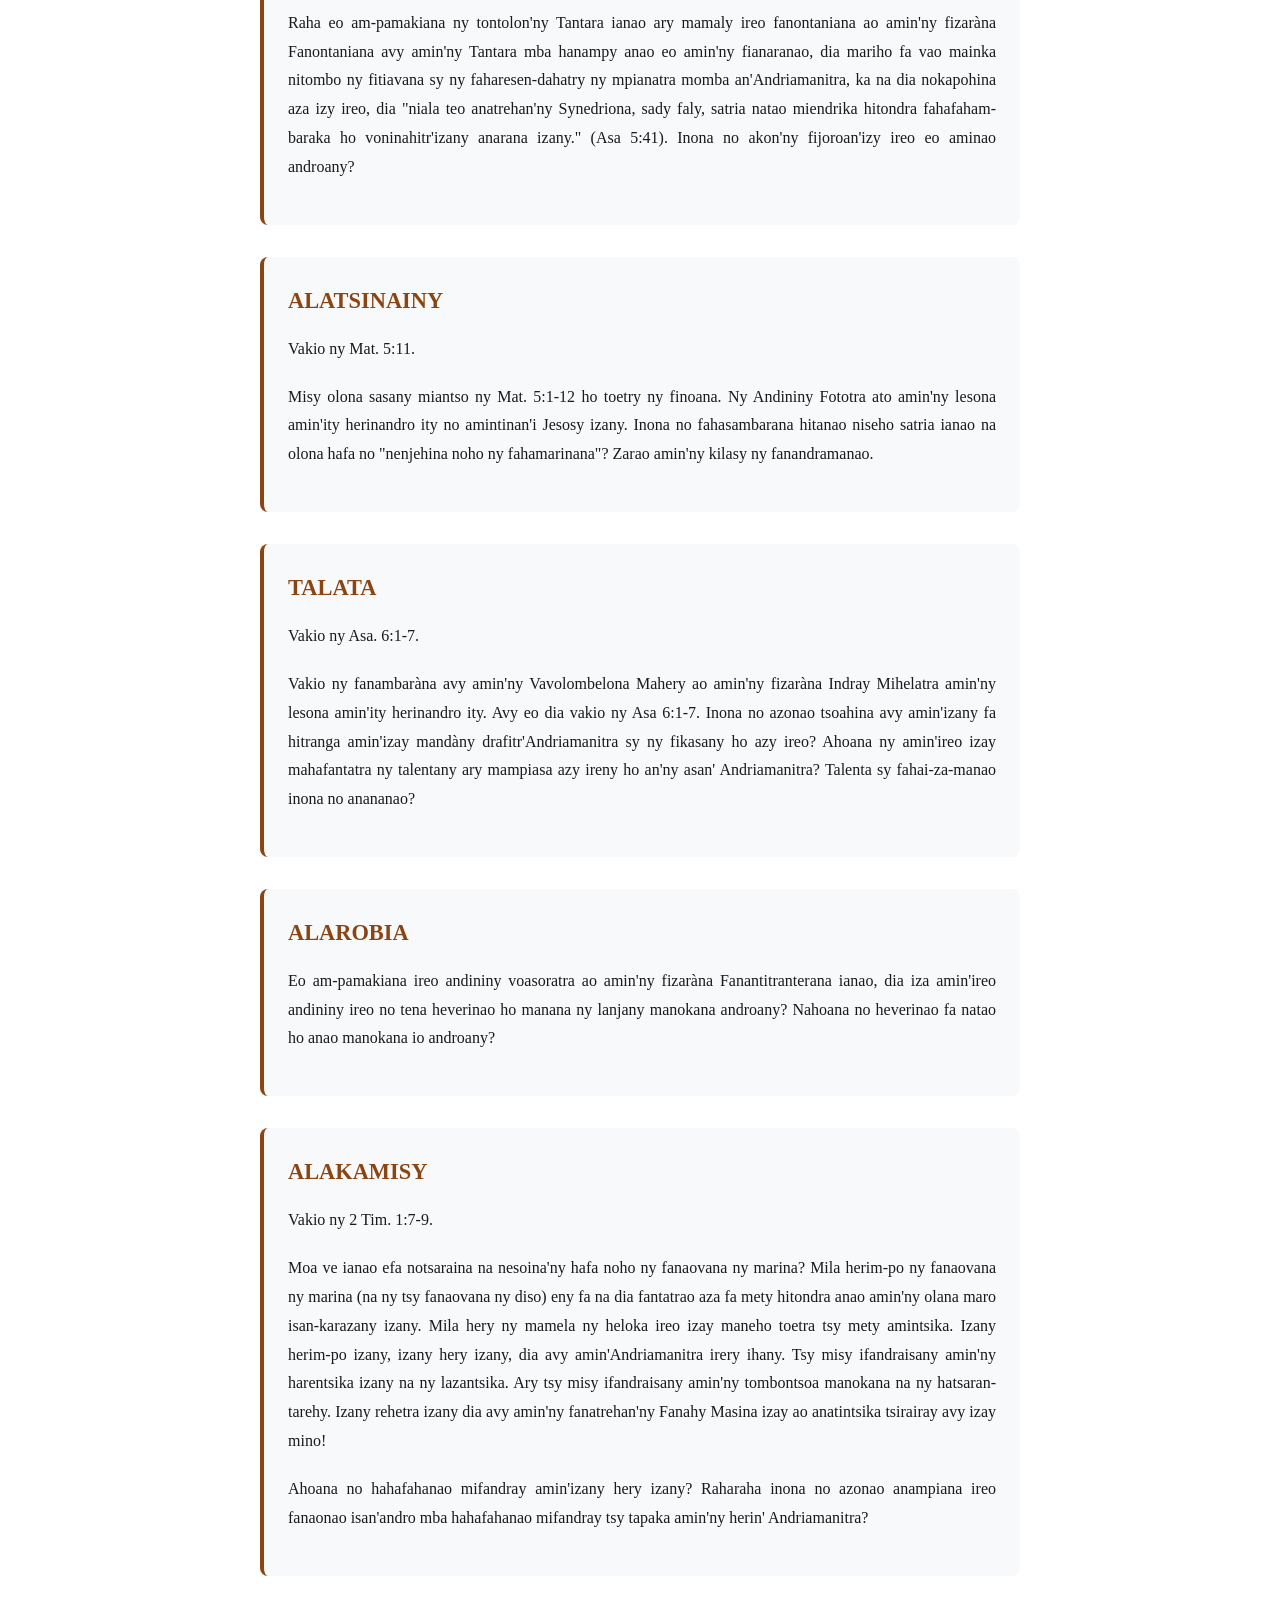
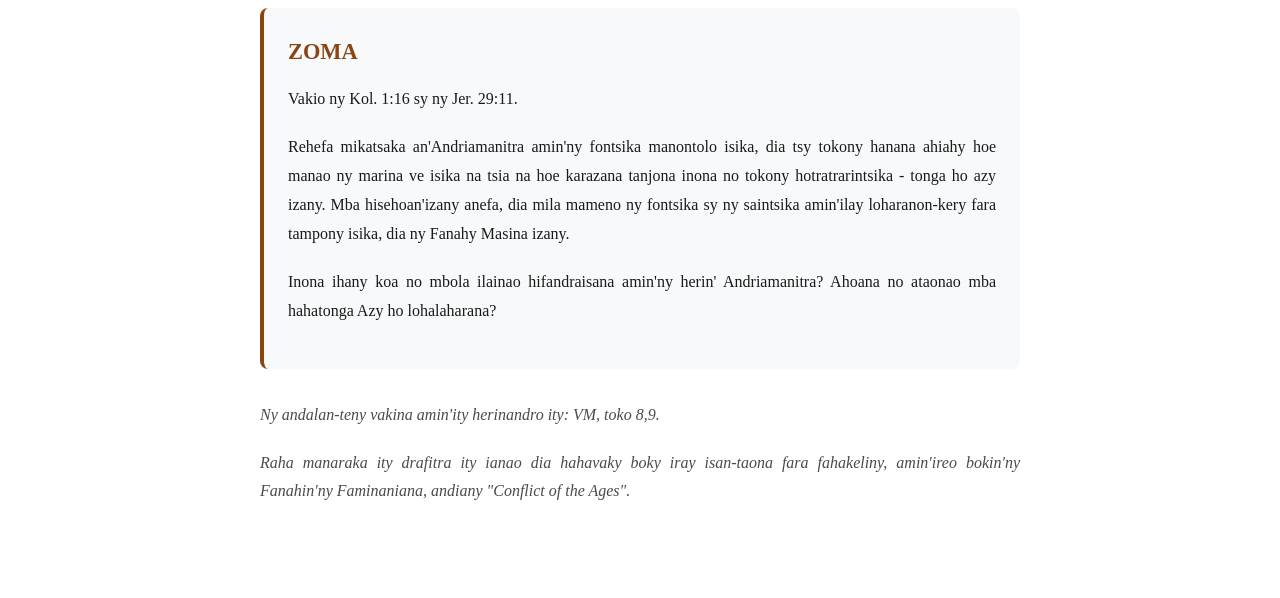
<file: Zatovo/lesona5.html>
<!DOCTYPE html>
<html lang="mg">
<head>
    <meta charset="UTF-8">
    <meta name="viewport" content="width=device-width, initial-scale=1.0">
    <title>Lesona 5 - Hery, Faharetana, Tanjona</title>
    <style>
        :root {
            --bg-color: #ffffff;
            --text-color: #1a1a1a;
            --secondary-color: #4a4a4a;
            --accent-color: #8B4513;
            --border-color: #e5e5e5;
            --highlight-bg: #f8f9fa;
        }

        [data-theme="dark"] {
            --bg-color: #1a1a1a;
            --text-color: #e5e5e5;
            --secondary-color: #a8a8a8;
            --accent-color: #A0522D;
            --border-color: #333333;
            --highlight-bg: #2a2a2a;
        }

        * {
            margin: 0;
            padding: 0;
            box-sizing: border-box;
        }

        body {
            font-family: 'Lora', 'Georgia', serif;
            line-height: 1.8;
            color: var(--text-color);
            background-color: var(--bg-color);
            transition: background-color 0.3s ease, color 0.3s ease;
            padding: 20px;
        }

        .container {
            max-width: 800px;
            margin: 0 auto;
            padding: 40px 20px;
        }

        .theme-toggle {
            position: fixed;
            top: 20px;
            right: 20px;
            background: var(--highlight-bg);
            border: 1px solid var(--border-color);
            border-radius: 50%;
            width: 50px;
            height: 50px;
            display: flex;
            align-items: center;
            justify-content: center;
            cursor: pointer;
            transition: all 0.3s ease;
            z-index: 1000;
        }

        .theme-toggle:hover {
            transform: scale(1.1);
        }

        .theme-toggle svg {
            width: 24px;
            height: 24px;
            fill: var(--text-color);
            stroke: var(--text-color);
            stroke-width: 2;
            stroke-linecap: round;
            stroke-linejoin: round;
        }

        h1 {
            font-size: 2.5em;
            margin-bottom: 0.5em;
            color: var(--accent-color);
            font-weight: 600;
        }

        h2 {
            font-size: 1.8em;
            margin-top: 1.5em;
            margin-bottom: 0.8em;
            color: var(--accent-color);
            font-weight: 600;
        }

        h3 {
            font-size: 1.4em;
            margin-top: 1.2em;
            margin-bottom: 0.6em;
            color: var(--secondary-color);
            font-weight: 600;
        }

        h4 {
            font-size: 1.2em;
            margin-top: 1em;
            margin-bottom: 0.5em;
            color: var(--secondary-color);
            font-weight: 600;
        }

        p {
            margin-bottom: 1.2em;
            text-align: justify;
        }

        .verse {
            font-style: italic;
            color: var(--secondary-color);
            margin: 1.5em 0;
            padding: 1em;
            background: var(--highlight-bg);
            border-left: 4px solid var(--accent-color);
            border-radius: 4px;
        }

        .section {
            margin: 2em 0;
        }

        .quote {
            margin: 1.5em 0;
            padding: 1.2em;
            background: var(--highlight-bg);
            border-radius: 8px;
            font-style: italic;
        }

        .reference {
            color: var(--accent-color);
            font-weight: 500;
        }

        /* NEW: Hero section with image and title overlay */
        .hero-section {
            position: relative;
            margin: 2em 0 3em;
            border-radius: 12px;
            overflow: hidden;
            box-shadow: 0 10px 30px rgba(0, 0, 0, 0.1);
            border: 1px solid var(--border-color);
        }

        .header-image {
            width: 100%;
            height: auto;
            max-height: 400px;
            object-fit: cover;
            display: block;
        }

        .hero-title-overlay {
            position: absolute;
            bottom: 0;
            left: 0;
            right: 0;
            background: linear-gradient(to top, rgba(0,0,0,0.8) 0%, rgba(0,0,0,0.4) 50%, transparent 100%);
            padding: 60px 30px 30px;
            color: white;
        }

        .hero-title {
            font-size: 2.8em;
            font-weight: 700;
            margin: 0;
            text-shadow: 2px 2px 8px rgba(0,0,0,0.5);
            color: white;
            letter-spacing: 1px;
            line-height: 1.2;
        }

        .hero-subtitle {
            font-size: 1.1em;
            opacity: 0.9;
            margin-top: 10px;
            font-style: italic;
            text-shadow: 1px 1px 4px rgba(0,0,0,0.5);
        }

        .highlight {
            background-color: var(--highlight-bg);
            padding: 0.2em 0.4em;
            border-radius: 3px;
        }

        .info-box {
            background: var(--highlight-bg);
            border: 2px solid var(--border-color);
            border-radius: 8px;
            padding: 1.5em;
            margin: 1.5em 0;
        }

        .info-box h3 {
            margin-top: 0;
            color: var(--accent-color);
        }

        .question-list {
            margin-left: 1.5em;
        }

        .question-list p {
            margin-bottom: 0.8em;
            position: relative;
            padding-left: 1.2em;
        }

        .question-list p:before {
            content: "•";
            position: absolute;
            left: 0;
            color: var(--accent-color);
            font-weight: bold;
        }

        em {
            font-style: italic;
            color: var(--secondary-color);
        }

        strong {
            font-weight: 600;
            color: var(--text-color);
        }

        .day-section {
            margin: 2em 0;
            padding: 1.5em;
            background: var(--highlight-bg);
            border-radius: 8px;
            border-left: 4px solid var(--accent-color);
        }

        .day-section h3 {
            margin-top: 0;
            color: var(--accent-color);
        }

        .ranking-list {
            margin-left: 0;
            list-style: none;
            padding-left: 0;
        }

        .ranking-list li {
            margin-bottom: 0.5em;
            padding-left: 1.5em;
            position: relative;
        }

        .ranking-list li:before {
            content: "-";
            position: absolute;
            left: 0;
            color: var(--accent-color);
        }

        .story-box {
            background: var(--highlight-bg);
            border-left: 4px solid var(--secondary-color);
            padding: 1.5em;
            margin: 1.5em 0;
            border-radius: 4px;
        }

        .rating-options {
            display: flex;
            flex-wrap: wrap;
            gap: 10px;
            margin: 1em 0;
        }

        .rating-option {
            background: var(--highlight-bg);
            border: 1px solid var(--border-color);
            padding: 8px 15px;
            border-radius: 20px;
            cursor: pointer;
            transition: all 0.3s ease;
        }

        .rating-option:hover {
            background: var(--accent-color);
            color: white;
            transform: scale(1.05);
        }

        .rating-option.selected {
            background: var(--accent-color);
            color: white;
            font-weight: bold;
        }

        @media (max-width: 768px) {
            body {
                padding: 10px;
            }

            .container {
                padding: 20px 10px;
            }

            h1 {
                font-size: 2em;
            }

            h2 {
                font-size: 1.5em;
            }

            h3 {
                font-size: 1.2em;
            }

            .theme-toggle {
                width: 45px;
                height: 45px;
                top: 15px;
                right: 15px;
            }

            .hero-title {
                font-size: 2em;
                padding: 40px 20px 20px;
            }
            
            .header-image {
                max-height: 300px;
            }
            
            .hero-title-overlay {
                padding: 40px 20px 20px;
            }
        }
        
        @media (max-width: 480px) {
            .hero-title {
                font-size: 1.8em;
            }
            
            .hero-subtitle {
                font-size: 1em;
            }
        }
    </style>
</head>
<body>
    <button class="theme-toggle" id="themeToggle" aria-label="Toggle theme">
        <svg id="sunIcon" viewBox="0 0 24 24">
            <circle cx="12" cy="12" r="5" fill="none"/>
            <line x1="12" y1="1" x2="12" y2="3"/>
            <line x1="12" y1="21" x2="12" y2="23"/>
            <line x1="4.22" y1="4.22" x2="5.64" y2="5.64"/>
            <line x1="18.36" y1="18.36" x2="19.78" y2="19.78"/>
            <line x1="1" y1="12" x2="3" y2="12"/>
            <line x1="21" y1="12" x2="23" y2="12"/>
            <line x1="4.22" y1="19.78" x2="5.64" y2="18.36"/>
            <line x1="18.36" y1="5.64" x2="19.78" y2="4.22"/>
        </svg>
        <svg id="moonIcon" viewBox="0 0 24 24" style="display: none;">
            <path d="M21 12.79A9 9 0 1 1 11.21 3 7 7 0 0 0 21 12.79z" fill="none"/>
        </svg>
    </button>

    <div class="container">
        <!-- HERO SECTION WITH IMAGE AND TITLE OVERLAY -->
        <div class="hero-section">
            <img src="images/lesona5.png" alt="Lesona 5" class="header-image">
            <div class="hero-title-overlay">
                <h1 class="hero-title">HERY, FAHARETANA, TANJONA</h1>
                <div class="hero-subtitle">Lesona fahadimy</div>
            </div>
        </div>

        <div class="section">
            <h3>Tantara fototra</h3>
            <p><strong>Asa. 5:12 - 6:7</strong></p>
            <p><strong>Fanampim-panazavana:</strong> VM, Toko 8,9</p>
        </div>

        <div class="section">
            <h3>Andininy Fototra</h3>
            <div class="verse">
                <p>"Sambatra hianareo, raha haratsian'ny olona sy enjehiny ary asiany izay teny ratsy rehetra hitenenany lainga anareo noho ny amiko." <span class="reference">Mat. 5:11</span></p>
            </div>
        </div>

        <div class="section">
            <h3>Indray Mihelatra</h3>
            <div class="quote">
                <p>"Niharihary ny tsy fahombiazan'ireo mpitari-ka teo amin'ny Jiosy tamin'ny tsy nahatante-rahany ny fikasan Andriamanitra ho an'ny vahoaka nofidiny. Nasehon'ireo nametrahan'i Jehovah ny fahamarinana fa tsy nahatoky tamin'izay nankinina taminy izy ka nifidy olon-kafa Andriamanitra hanao ny asany. Jamba ireto mpitarika ireto, ka ankehitriny izy nanome vahana an'izay nolazainy fa fahatezerana ara-drariny, tamin'ireo izay nandà ny foto-pinoana nankamamian'izy ireo. Izy nekeny ny hoe mety ho tsy nahazo mazava Isara ny teny anie ny tenany, na hoe diso ny fandraisany na ny fampiharany ny Soratra Masina. Toy ny olona very saina ny fihetsiny." <span class="reference">(VM, t. 72)</span></p>
            </div>
        </div>

        <div class="info-box">
            <h3>Fantatrao Ve?</h3>
            <p>"Nampisaraka ny maro tamin'ny namana teto an-tany ny fanomezana-tsiny sy ny fanenjehana fa tsy nampisaraka azy mihitsy tamin'ny fitiavani Kristy. Mamy indrindra ny fitiavan'ny Mpamonjy ireo fanahy sedrain'ny tafiotra, indrindra rehefa ianjadian'ny fanomezana-tsiny noho ny fahamarinana izy ireo." <span class="reference">(VM, t. 77)</span></p>
        </div>

        <div class="section">
            <h3>Ny Hevitrao?</h3>
            <p>Vakio ireto fanambarana ireto ary amin'ny tsirairay avy amin'izy ireo, dia mifidiana iray amin'ireto valin-teny ireto: (1) Manaiky Tanteraka, (2) Manaiky, (3) Mandà, na (4) Mandà Tanteraka:</p>
            
            <ul class="ranking-list">
                <li>Tsy manan-tahotra aho amin'ny fotoana rehetra izay izaràko amin'ny hafa ny fanandramako mikasika an'i Jesosy.</li>
                <li>Mahafinaritra ahy ny manambara amin'ny hafa ny momba an' Andriamanitra amin'ny fotoana rehetra.</li>
                <li>Fantatro ny zavatra tena voafehiko sy izay ilàko fanampiana.</li>
                <li>Ireo namako tsy kristianina dia afaka milaza fa tia an'Andriamanitra aho na inona na inona toe-javatra mahazo ahy.</li>
            </ul>
            
            <div class="rating-options">
                <div class="rating-option" data-value="4">Manaiky Tanteraka</div>
                <div class="rating-option" data-value="3">Manaiky</div>
                <div class="rating-option" data-value="2">Mandà</div>
                <div class="rating-option" data-value="1">Mandà Tanteraka</div>
            </div>
        </div>

        <div class="section">
            <h2>TONTOLON'NY TANTARA</h2>
            
            <h4>Asa 5:17-29</h4>
            <p>"Ary nitsangana ny mpisombamin'ny namany rehetra izay antokon'ny Sadoseo), fa feno fialonana izy, dia nisambotra ny Apostoly izy ka nanao azy tao an-trano-maizina. Fa nisy anjelin'ny Tompo namoha ny varavaran'ny trano-maizina nony alina, dia nitondra azy nivoaka ka nanao hoe: Mandehana, ka mitsangàna, ary mitoria amin'ny vahoaka eo an-kianjan'ny tempoly ny teny rehetra milaza izany fiainana izany.</p>

            <p>"Ary rehefa nandre izany izy, dia niditra maraina koa teo an-kianjan'ny tempoly ka nampianatra.</p>

            <p>"Ary rehefa tonga ny mpisoronabe sy ny namany, dia nampiangona ny Synedriona sy ny loholona rehetra tamin'ny Zanak'Isiraely izy ka naniraka nankao amin'ny trano-maizina haka ny Apostoly. Fa nony tonga ny mpiandry raharaha, dia tsy nahita azy tao an-trano-maizina; dia niverina izy ka nilaza hoe: 'Ny trano-maizina dia hitanay mihidy tsara, ary ny mpiambina mitsangana eo am-baravarana; kanefa nony novahanay, dia tsy nahita olona tao izahay.' Ary ny lehiben'ny mpiambina ny tempoly sy ny lohan'ny mpisorona, rehefa nandre izany teny izany dia niroahana ny amin'ny izay ho faran'izany.</p>

            <p>"Dia nisy tonga ka nilaza taminy hoe: Ireny lehilahy izay nataonareo tao an-trano-maizina ireny, dia indreo izy mitsangana eo an-kianjan'ny tempoly ka mampianatra ny olona.' Dia lasa ny lehiben'ny mpiambina sy ny mpiandry raharaha ka nitondra azy, nefa tsy nanao mahery, satria natahotra ny vahoaka izy, fandrao hotorahany vato.</p>

            <p>"Ary rehefa nentiny, dia napetrany teo anatrehan'ny Synedriona ireo, ary ny mpisoronabe nanontany azy ka nanao hoe: 'Efa noraranay mafy dia mafy hianareo tsy hampianatra amin'zany anarana izany; kanjo, indro, efa nofenoinareo ny fampianaranareo Jerosalema, ka tianareo hankinina aminay ny ran'izany Lehilahy Izany.'</p>

            <p>"Fa Petera sy ny Apostoly namaly ka nanao hoe: Andriamanitra no tokony hekena mihoatra noho ny olona.'"</p>
        </div>

        <div class="section">
            <h2>FANONTANIANA AVY AMIN'NY TANTARA</h2>
            
            <div class="question-list">
                <p>Nahoana ireo mpitari-pivavahana no "feno fialonana"?</p>
                <p>Miseho eo amin'ny fiainanao koa ve izany fihetseham-po izany? Raha izany no izy, amin'ny fomba ahoana?</p>
                <p>Nilaza mazava ny apôstôly fa "Andriamanitra no tokony hekena mihoatra noho ny olona." Inona no baiko mazavan' Andriamanitra ao amin'io andininy io? Inona baiko mazava avy amin'ny "olona"?</p>
                <p>Inona ny sasany amin'ireo olana fototra izay natrehin'ny Apôstôly?</p>
                <p>Ahoana no namahan' Andriamanitra azy ireny? Inona no ambaran'izany aminao momba an'Andriamanitra?</p>
                <p>Inona no fihetsiky ny Apôstôly teo anatrehan'ireo olana nanjo azy? Toy izany koa ve ny fihetsiko eo anatrehan'ny olana eo amin'ny fiainako?</p>
                <p>Inona no zavatra tokana azoko atao amin'ny fomba hafa manomboka anio ka hanova ny fomba famahako ny olana tonga eo anatrehako?</p>
            </div>
        </div>

        <div class="section">
            <h3>Fanantitranterana</h3>
            <div class="verse">
                <p>"Fa tsy nomen'Andriamanitra fanahy osa isika, fa fanahy mahery sy fitiavana ary fahononan-tena. Koa aza menatra ny ho vavolombelon'ny Tompontsika, na ahy mpifatony hianao; fa aoka hianao ho mpiombona ny fahoriana noho ny flazantsara araka ny herin'Andriamanitra, Izay namonjy antsika sy niantso antsika tamin'ny fiantsoana masina, tsy araka ny asantsika, fa araka ny fikasany sy ny fahasoavany izay nomena antsika tao amin'i Kristy Jesosy hatry ny fon'ny fahagola;" <span class="reference">2 Tim. 1:7-9</span></p>
            </div>

            <div class="verse">
                <p>"Fa tao aminy no nahariana ny zavatra rehetra any an-danitra sy ety ambonin'ny tany." <span class="reference">Kol. 1:16</span></p>
            </div>

            <div class="verse">
                <p>"Fa ny fahorianay maivana, izay vetivety foana, dia mainka miasa fatratra indrindra ka mahatanteraka voninahitra mavesatra maharitra mandraka-riva ho anay, raha tsy mijery ny hita izahay, fa ny tsy hita; fa ny hita dia ho vetivety foana, fa ny tsy hita no haharitra mandrakizay." <span class="reference">2 Kor. 4:17, 18</span></p>
            </div>

            <div class="verse">
                <p>"Ary tsy izany ihany, fa aoka isika hifaly amin'ny fahoriana aza, satria fantatsika fa ny fahoriana mahatonga faharetana; ary ny faharetana mahatonga fahatsaram-panahy voazaha toetra; ary ny fahatsaram-panahy voazaha toetra mahatonga fanantenana." <span class="reference">Rom. 5:3,4</span></p>
            </div>

            <div class="verse">
                <p>"Fa Izaho mahalala ny hevitra iheveriko anareo hoy Jehovah, dia hevitry ny hanatonga fiadanana, fa tsy loza, mba hanome anareo fanantenana ny amin'ny farany." <span class="reference">Jer. 29:11</span></p>
            </div>
        </div>

        <div class="section">
            <h3>Fijery Hafa</h3>
            <div class="quote">
                <p>"Inona no herin'ireo niaritra fanenjehana ho an'i Kristy tamin'ny lasa? Ny firaisana amin'i Kristy, ny firaisana amin'ny Fanahy Masina, ny firaisana amin'Andriamanitra." <span class="reference">(VM, t. 77)</span></p>
            </div>
        </div>

        <div class="section">
            <h2>FAMPIHARANA</h2>

            <div class="day-section">
                <h3>SABATA</h3>
                <p>Vakio ny 2 Kor. 4:17, 18.</p>
                <p>Voalaza ao amin'ny Asa 5 fa "vao mainka nisy olona maro koa na lahy na vavy nino ny Tompo nanampy ho isany" (Asa 5:14). Na dia hitan'ny olona aza fa natao an-tranomaizina sy nokapohina noho ny amin'i Kristy ny apôstôly, dia mbola nino sy nanaiky an'i Kristy hatrany izy ireo. Nahoana?</p>
                <p>Eo am-pieritreretana ny valin-teninao ao amin'ny fizaràna Ny Hevitrao? dia iza amin'ireo no heverinao fa antony tena manosika indrindra ny hafa hino sy hanaiky an'i Kristy? Hazavao.</p>
            </div>

            <div class="day-section">
                <h3>ALAHADY</h3>
                <p>Vakio ny Rom. 5:3, 4.</p>
                <p>Raha eo am-pamakiana ny tontolon'ny Tantara ianao ary mamaly ireo fanontaniana ao amin'ny fizaràna Fanontaniana avy amin'ny Tantara mba hanampy anao eo amin'ny fianaranao, dia mariho fa vao mainka nitombo ny fitiavana sy ny faharesen-dahatry ny mpianatra momba an'Andriamanitra, ka na dia nokapohina aza izy ireo, dia "niala teo anatrehan'ny Synedriona, sady faly, satria natao miendrika hitondra fahafaham-baraka ho voninahitr'izany anarana izany." (Asa 5:41). Inona no akon'ny fijoroan'izy ireo eo aminao androany?</p>
            </div>

            <div class="day-section">
                <h3>ALATSINAINY</h3>
                <p>Vakio ny Mat. 5:11.</p>
                <p>Misy olona sasany miantso ny Mat. 5:1-12 ho toetry ny finoana. Ny Andininy Fototra ato amin'ny lesona amin'ity herinandro ity no amintinan'i Jesosy izany. Inona no fahasambarana hitanao niseho satria ianao na olona hafa no "nenjehina noho ny fahamarinana"? Zarao amin'ny kilasy ny fanandramanao.</p>
            </div>

            <div class="day-section">
                <h3>TALATA</h3>
                <p>Vakio ny Asa. 6:1-7.</p>
                <p>Vakio ny fanambaràna avy amin'ny Vavolombelona Mahery ao amin'ny fizaràna Indray Mihelatra amin'ny lesona amin'ity herinandro ity. Avy eo dia vakio ny Asa 6:1-7. Inona no azonao tsoahina avy amin'izany fa hitranga amin'izay mandàny drafitr'Andriamanitra sy ny fikasany ho azy ireo? Ahoana ny amin'ireo izay mahafantatra ny talentany ary mampiasa azy ireny ho an'ny asan' Andriamanitra? Talenta sy fahai-za-manao inona no anananao?</p>
            </div>

            <div class="day-section">
                <h3>ALAROBIA</h3>
                <p>Eo am-pamakiana ireo andininy voasoratra ao amin'ny fizaràna Fanantitranterana ianao, dia iza amin'ireo andininy ireo no tena heverinao ho manana ny lanjany manokana androany? Nahoana no heverinao fa natao ho anao manokana io androany?</p>
            </div>

            <div class="day-section">
                <h3>ALAKAMISY</h3>
                <p>Vakio ny 2 Tim. 1:7-9.</p>
                <p>Moa ve ianao efa notsaraina na nesoina'ny hafa noho ny fanaovana ny marina? Mila herim-po ny fanaovana ny marina (na ny tsy fanaovana ny diso) eny fa na dia fantatrao aza fa mety hitondra anao amin'ny olana maro isan-karazany izany. Mila hery ny mamela ny heloka ireo izay maneho toetra tsy mety amintsika. Izany herim-po izany, izany hery izany, dia avy amin'Andriamanitra irery ihany. Tsy misy ifandraisany amin'ny harentsika izany na ny lazantsika. Ary tsy misy ifandraisany amin'ny tombontsoa manokana na ny hatsaran-tarehy. Izany rehetra izany dia avy amin'ny fanatrehan'ny Fanahy Masina izay ao anatintsika tsirairay avy izay mino!</p>
                <p>Ahoana no hahafahanao mifandray amin'izany hery izany? Raharaha inona no azonao anampiana ireo fanaonao isan'andro mba hahafahanao mifandray tsy tapaka amin'ny herin' Andriamanitra?</p>
            </div>

            <div class="day-section">
                <h3>ZOMA</h3>
                <p>Vakio ny Kol. 1:16 sy ny Jer. 29:11.</p>
                <p>Rehefa mikatsaka an'Andriamanitra amin'ny fontsika manontolo isika, dia tsy tokony hanana ahiahy hoe manao ny marina ve isika na tsia na hoe karazana tanjona inona no tokony hotratrarintsika - tonga ho azy izany. Mba hisehoan'izany anefa, dia mila mameno ny fontsika sy ny saintsika amin'ilay loharanon-kery fara tampony isika, dia ny Fanahy Masina izany.</p>
                <p>Inona ihany koa no mbola ilainao hifandraisana amin'ny herin' Andriamanitra? Ahoana no ataonao mba hahatonga Azy ho lohalaharana?</p>
            </div>
        </div>

        <div class="section">
            <p><em>Ny andalan-teny vakina amin'ity herinandro ity: VM, toko 8,9.</em></p>
            <p><em>Raha manaraka ity drafitra ity ianao dia hahavaky boky iray isan-taona fara fahakeliny, amin'ireo bokin'ny Fanahin'ny Faminaniana, andiany "Conflict of the Ages".</em></p>
        </div>
    </div>

    <script>
        const themeToggle = document.getElementById('themeToggle');
        const sunIcon = document.getElementById('sunIcon');
        const moonIcon = document.getElementById('moonIcon');
        const html = document.documentElement;

        // Initialize with light theme (no localStorage)
        let currentTheme = 'light';
        html.setAttribute('data-theme', currentTheme);

        themeToggle.addEventListener('click', function() {
            if (currentTheme === 'light') {
                currentTheme = 'dark';
                html.setAttribute('data-theme', 'dark');
                sunIcon.style.display = 'none';
                moonIcon.style.display = 'block';
            } else {
                currentTheme = 'light';
                html.setAttribute('data-theme', 'light');
                sunIcon.style.display = 'block';
                moonIcon.style.display = 'none';
            }
        });

        // Rating options functionality
        const ratingOptions = document.querySelectorAll('.rating-option');
        ratingOptions.forEach(option => {
            option.addEventListener('click', function() {
                // Remove selected class from all options
                ratingOptions.forEach(opt => {
                    opt.classList.remove('selected');
                });
                
                // Add selected class to clicked option
                this.classList.add('selected');
                
                // You could store the selected value if needed
                const selectedValue = this.getAttribute('data-value');
                console.log('Selected rating:', selectedValue);
            });
        });
    </script>
</body>
</html>
</file>
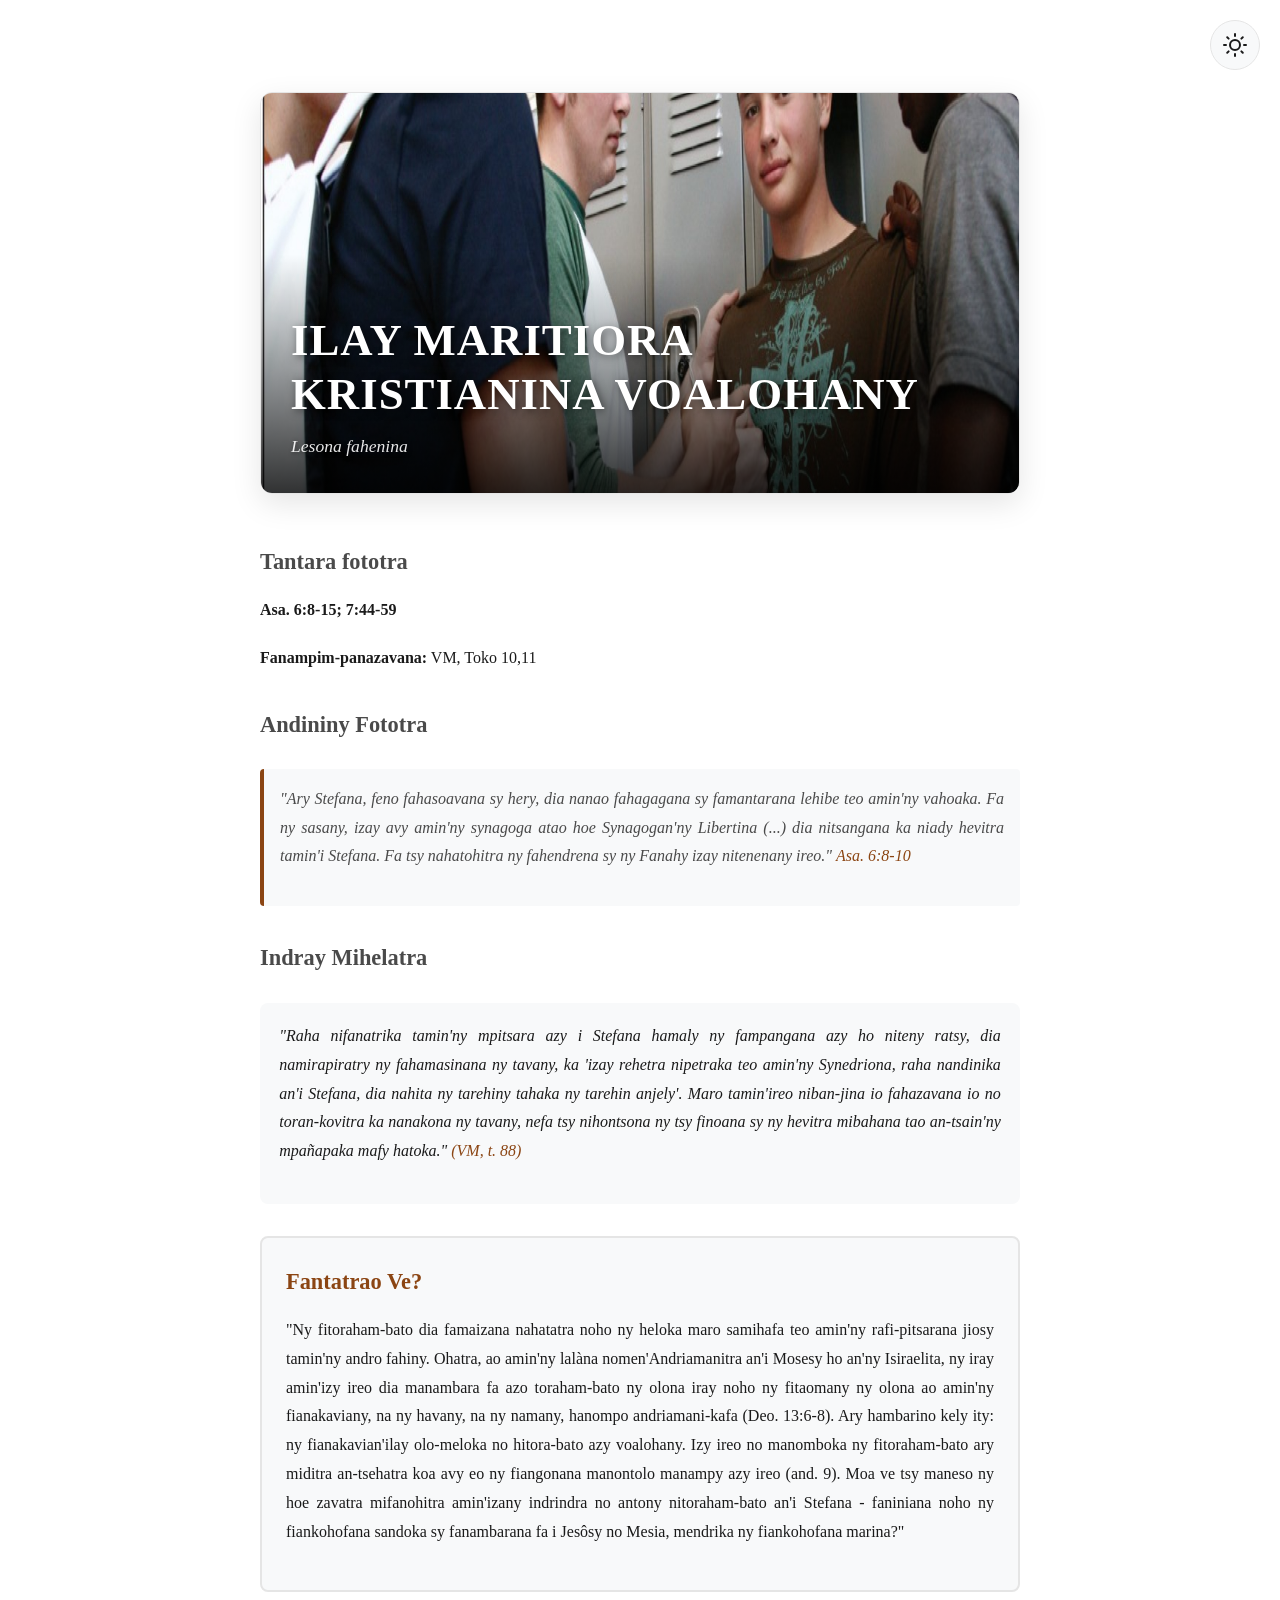
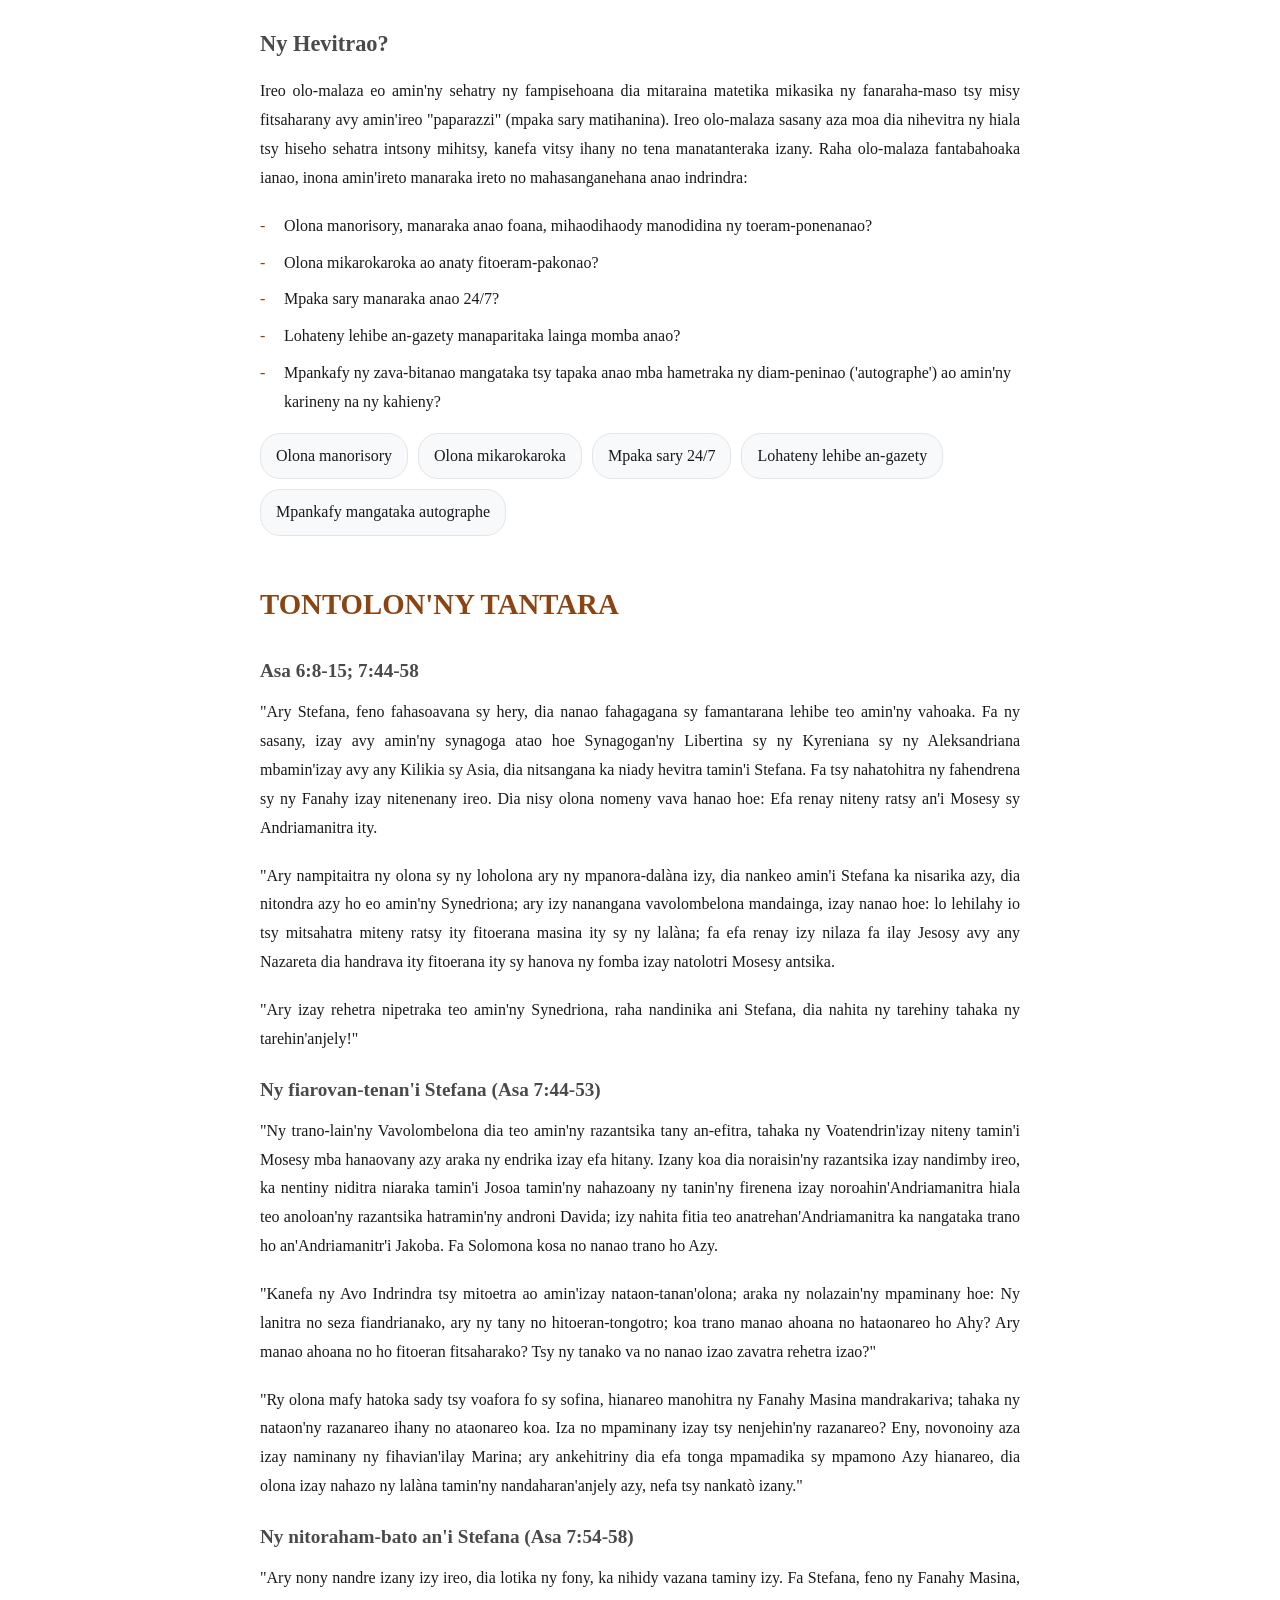
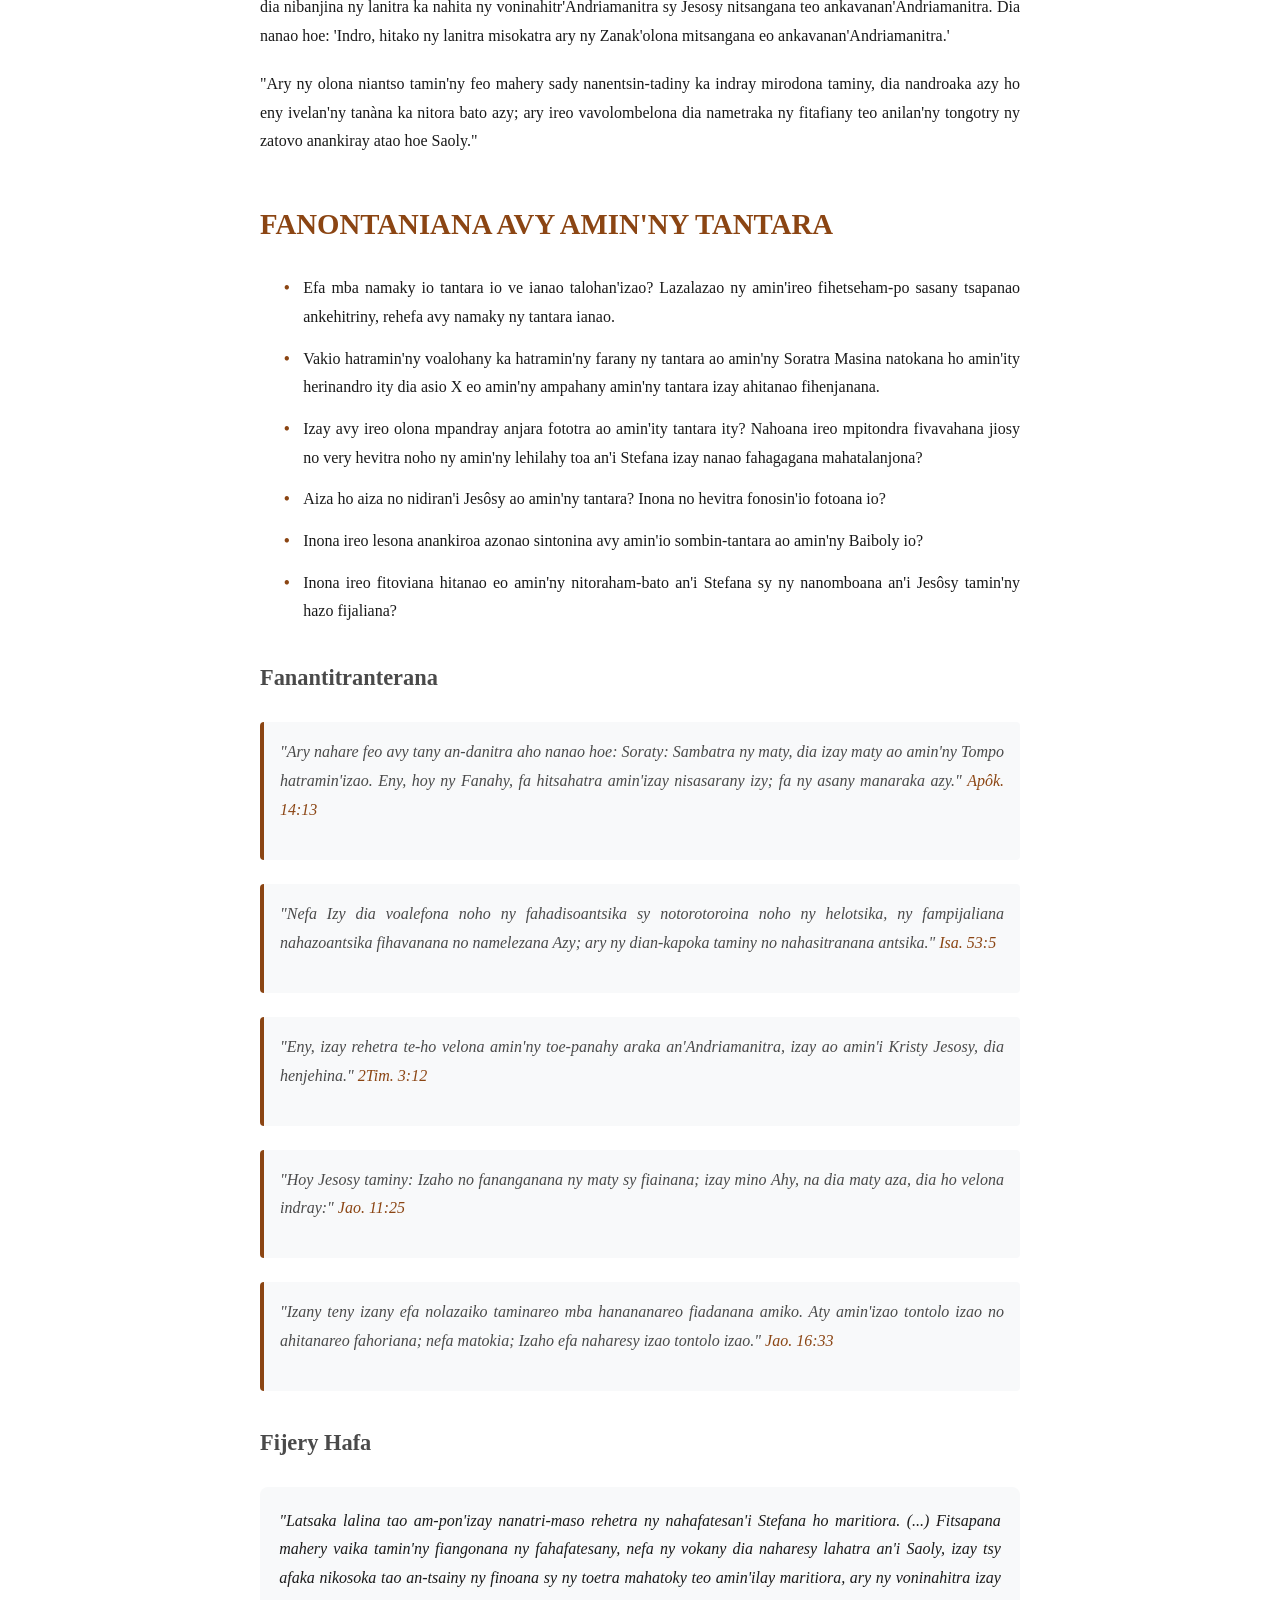
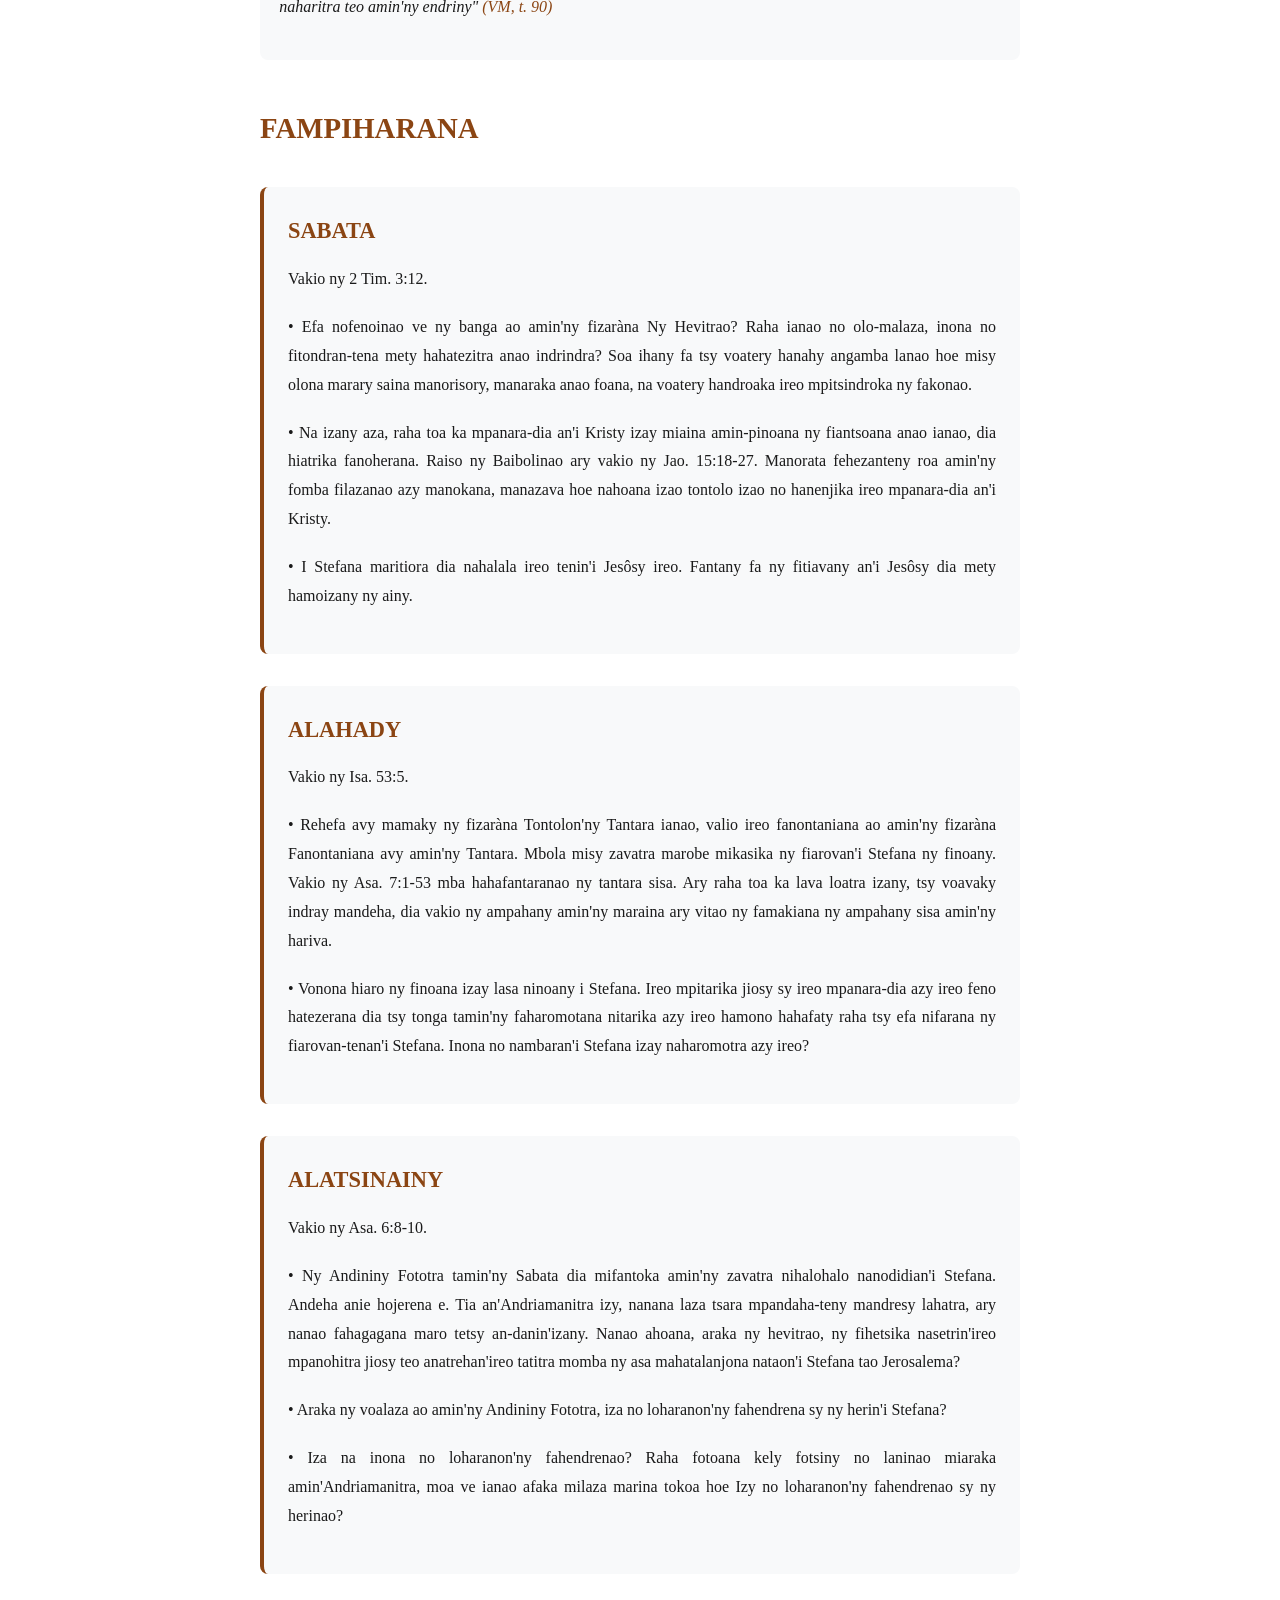
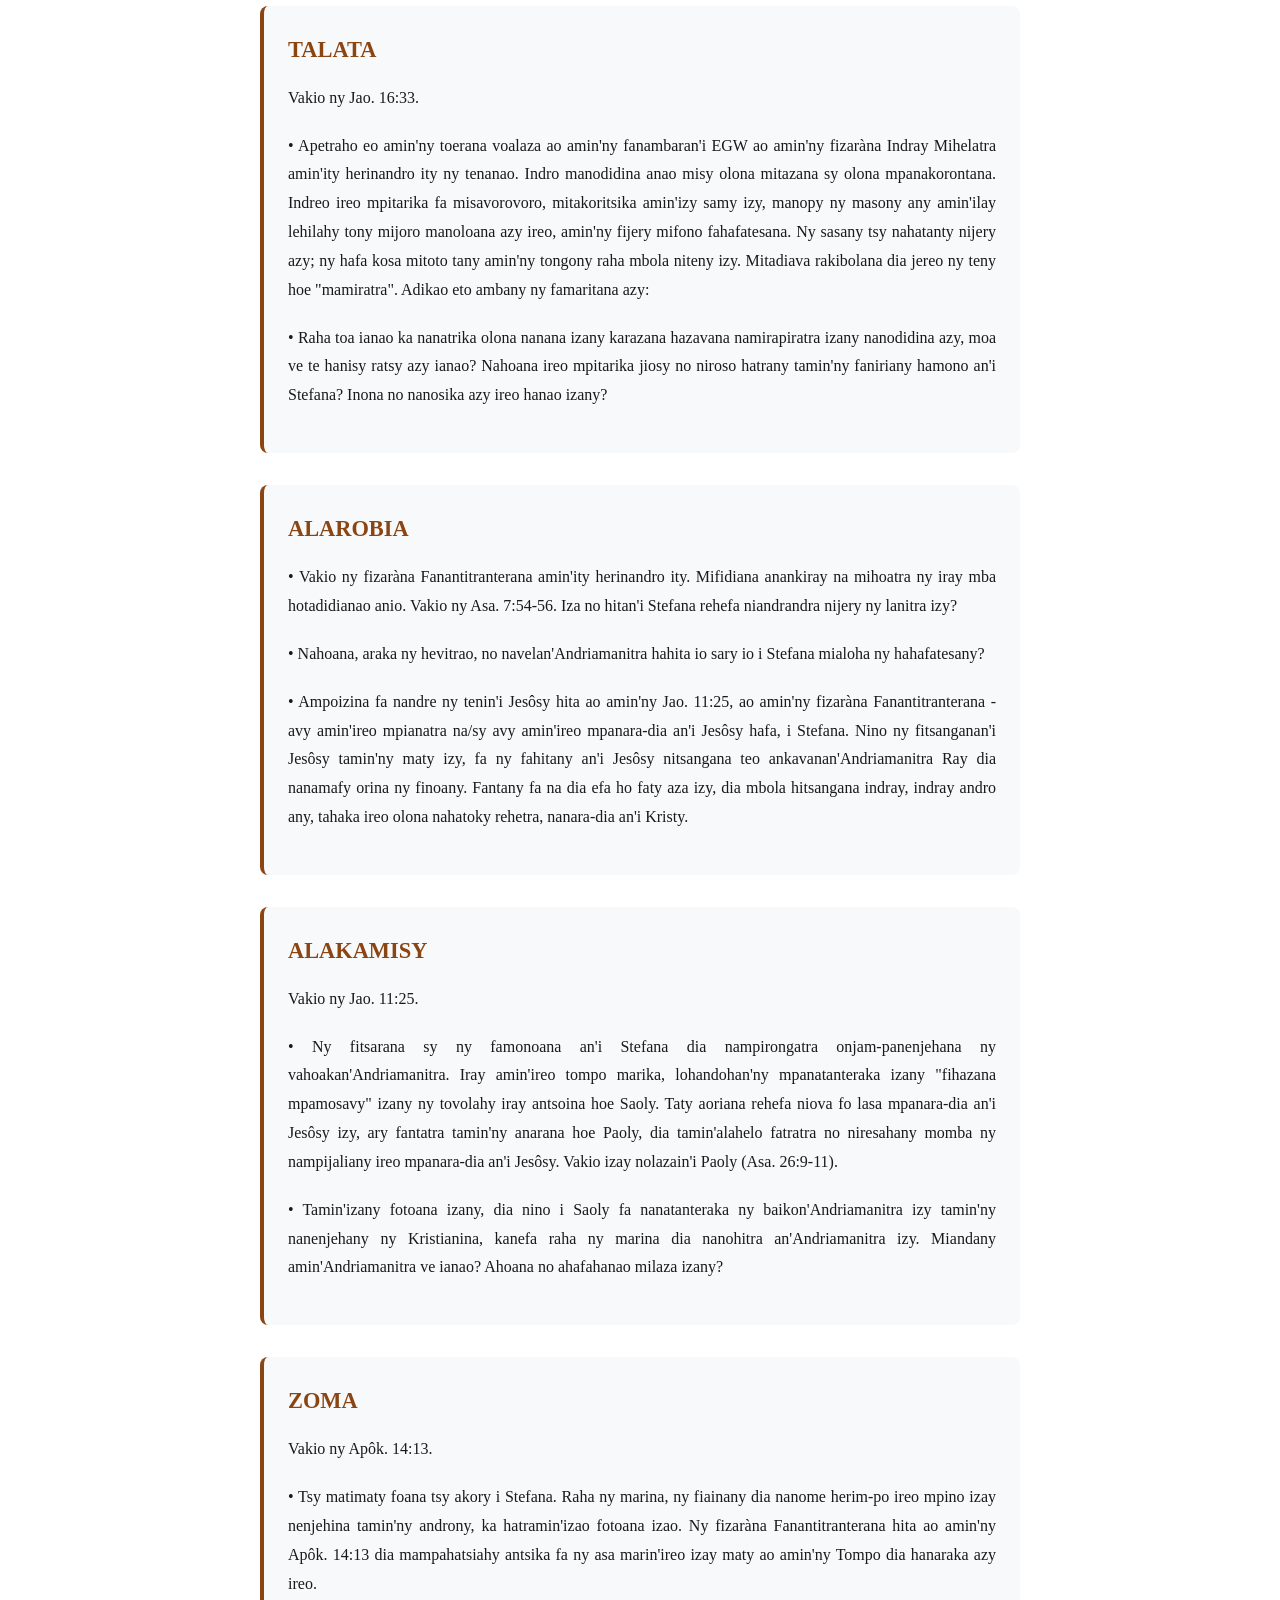
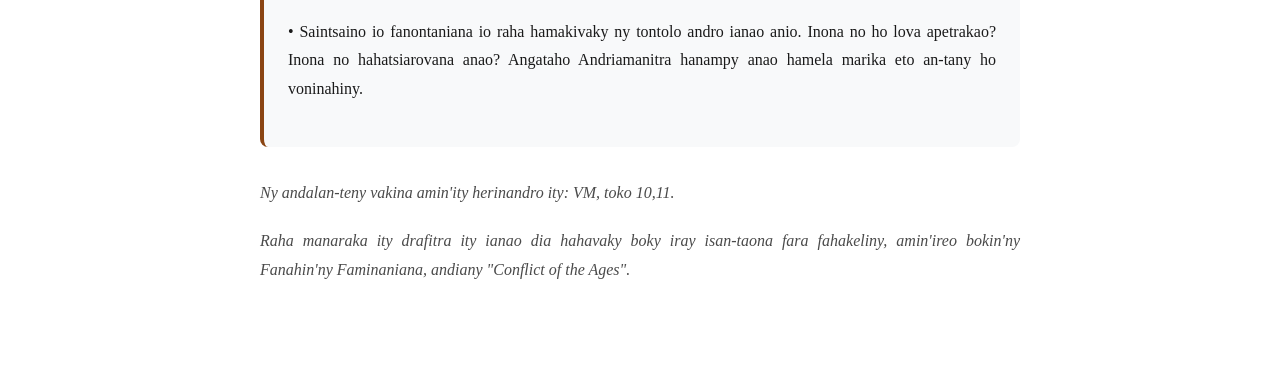
<file: Zatovo/lesona6.html>
<!DOCTYPE html>
<html lang="mg">
<head>
    <meta charset="UTF-8">
    <meta name="viewport" content="width=device-width, initial-scale=1.0">
    <title>Lesona 6 - Ilay Maritiora Kristianina Voalohany</title>
    <style>
        :root {
            --bg-color: #ffffff;
            --text-color: #1a1a1a;
            --secondary-color: #4a4a4a;
            --accent-color: #8B4513;
            --border-color: #e5e5e5;
            --highlight-bg: #f8f9fa;
        }

        [data-theme="dark"] {
            --bg-color: #1a1a1a;
            --text-color: #e5e5e5;
            --secondary-color: #a8a8a8;
            --accent-color: #A0522D;
            --border-color: #333333;
            --highlight-bg: #2a2a2a;
        }

        * {
            margin: 0;
            padding: 0;
            box-sizing: border-box;
        }

        body {
            font-family: 'Lora', 'Georgia', serif;
            line-height: 1.8;
            color: var(--text-color);
            background-color: var(--bg-color);
            transition: background-color 0.3s ease, color 0.3s ease;
            padding: 20px;
        }

        .container {
            max-width: 800px;
            margin: 0 auto;
            padding: 40px 20px;
        }

        .theme-toggle {
            position: fixed;
            top: 20px;
            right: 20px;
            background: var(--highlight-bg);
            border: 1px solid var(--border-color);
            border-radius: 50%;
            width: 50px;
            height: 50px;
            display: flex;
            align-items: center;
            justify-content: center;
            cursor: pointer;
            transition: all 0.3s ease;
            z-index: 1000;
        }

        .theme-toggle:hover {
            transform: scale(1.1);
        }

        .theme-toggle svg {
            width: 24px;
            height: 24px;
            fill: var(--text-color);
            stroke: var(--text-color);
            stroke-width: 2;
            stroke-linecap: round;
            stroke-linejoin: round;
        }

        h1 {
            font-size: 2.5em;
            margin-bottom: 0.5em;
            color: var(--accent-color);
            font-weight: 600;
        }

        h2 {
            font-size: 1.8em;
            margin-top: 1.5em;
            margin-bottom: 0.8em;
            color: var(--accent-color);
            font-weight: 600;
        }

        h3 {
            font-size: 1.4em;
            margin-top: 1.2em;
            margin-bottom: 0.6em;
            color: var(--secondary-color);
            font-weight: 600;
        }

        h4 {
            font-size: 1.2em;
            margin-top: 1em;
            margin-bottom: 0.5em;
            color: var(--secondary-color);
            font-weight: 600;
        }

        p {
            margin-bottom: 1.2em;
            text-align: justify;
        }

        .verse {
            font-style: italic;
            color: var(--secondary-color);
            margin: 1.5em 0;
            padding: 1em;
            background: var(--highlight-bg);
            border-left: 4px solid var(--accent-color);
            border-radius: 4px;
        }

        .section {
            margin: 2em 0;
        }

        .quote {
            margin: 1.5em 0;
            padding: 1.2em;
            background: var(--highlight-bg);
            border-radius: 8px;
            font-style: italic;
        }

        .reference {
            color: var(--accent-color);
            font-weight: 500;
        }

        .hero-section {
            position: relative;
            margin: 2em 0 3em;
            border-radius: 12px;
            overflow: hidden;
            box-shadow: 0 10px 30px rgba(0, 0, 0, 0.1);
            border: 1px solid var(--border-color);
        }

        .header-image {
            width: 100%;
            height: auto;
            max-height: 400px;
            object-fit: cover;
            display: block;
        }

        .hero-title-overlay {
            position: absolute;
            bottom: 0;
            left: 0;
            right: 0;
            background: linear-gradient(to top, rgba(0,0,0,0.8) 0%, rgba(0,0,0,0.4) 50%, transparent 100%);
            padding: 60px 30px 30px;
            color: white;
        }

        .hero-title {
            font-size: 2.8em;
            font-weight: 700;
            margin: 0;
            text-shadow: 2px 2px 8px rgba(0,0,0,0.5);
            color: white;
            letter-spacing: 1px;
            line-height: 1.2;
        }

        .hero-subtitle {
            font-size: 1.1em;
            opacity: 0.9;
            margin-top: 10px;
            font-style: italic;
            text-shadow: 1px 1px 4px rgba(0,0,0,0.5);
        }

        .highlight {
            background-color: var(--highlight-bg);
            padding: 0.2em 0.4em;
            border-radius: 3px;
        }

        .info-box {
            background: var(--highlight-bg);
            border: 2px solid var(--border-color);
            border-radius: 8px;
            padding: 1.5em;
            margin: 1.5em 0;
        }

        .info-box h3 {
            margin-top: 0;
            color: var(--accent-color);
        }

        .question-list {
            margin-left: 1.5em;
        }

        .question-list p {
            margin-bottom: 0.8em;
            position: relative;
            padding-left: 1.2em;
        }

        .question-list p:before {
            content: "•";
            position: absolute;
            left: 0;
            color: var(--accent-color);
            font-weight: bold;
        }

        em {
            font-style: italic;
            color: var(--secondary-color);
        }

        strong {
            font-weight: 600;
            color: var(--text-color);
        }

        .day-section {
            margin: 2em 0;
            padding: 1.5em;
            background: var(--highlight-bg);
            border-radius: 8px;
            border-left: 4px solid var(--accent-color);
        }

        .day-section h3 {
            margin-top: 0;
            color: var(--accent-color);
        }

        .ranking-list {
            margin-left: 0;
            list-style: none;
            padding-left: 0;
        }

        .ranking-list li {
            margin-bottom: 0.5em;
            padding-left: 1.5em;
            position: relative;
        }

        .ranking-list li:before {
            content: "-";
            position: absolute;
            left: 0;
            color: var(--accent-color);
        }

        .story-box {
            background: var(--highlight-bg);
            border-left: 4px solid var(--secondary-color);
            padding: 1.5em;
            margin: 1.5em 0;
            border-radius: 4px;
        }

        .rating-options {
            display: flex;
            flex-wrap: wrap;
            gap: 10px;
            margin: 1em 0;
        }

        .rating-option {
            background: var(--highlight-bg);
            border: 1px solid var(--border-color);
            padding: 8px 15px;
            border-radius: 20px;
            cursor: pointer;
            transition: all 0.3s ease;
        }

        .rating-option:hover {
            background: var(--accent-color);
            color: white;
            transform: scale(1.05);
        }

        .rating-option.selected {
            background: var(--accent-color);
            color: white;
            font-weight: bold;
        }

        .bible-verse {
            margin: 1em 0;
            padding: 1em;
            background: var(--highlight-bg);
            border-left: 4px solid var(--accent-color);
            font-style: italic;
        }

        @media (max-width: 768px) {
            body {
                padding: 10px;
            }

            .container {
                padding: 20px 10px;
            }

            h1 {
                font-size: 2em;
            }

            h2 {
                font-size: 1.5em;
            }

            h3 {
                font-size: 1.2em;
            }

            .theme-toggle {
                width: 45px;
                height: 45px;
                top: 15px;
                right: 15px;
            }

            .hero-title {
                font-size: 2em;
                padding: 40px 20px 20px;
            }
            
            .header-image {
                max-height: 300px;
            }
            
            .hero-title-overlay {
                padding: 40px 20px 20px;
            }
        }
        
        @media (max-width: 480px) {
            .hero-title {
                font-size: 1.8em;
            }
            
            .hero-subtitle {
                font-size: 1em;
            }
        }
    </style>
</head>
<body>
    <button class="theme-toggle" id="themeToggle" aria-label="Toggle theme">
        <svg id="sunIcon" viewBox="0 0 24 24">
            <circle cx="12" cy="12" r="5" fill="none"/>
            <line x1="12" y1="1" x2="12" y2="3"/>
            <line x1="12" y1="21" x2="12" y2="23"/>
            <line x1="4.22" y1="4.22" x2="5.64" y2="5.64"/>
            <line x1="18.36" y1="18.36" x2="19.78" y2="19.78"/>
            <line x1="1" y1="12" x2="3" y2="12"/>
            <line x1="21" y1="12" x2="23" y2="12"/>
            <line x1="4.22" y1="19.78" x2="5.64" y2="18.36"/>
            <line x1="18.36" y1="5.64" x2="19.78" y2="4.22"/>
        </svg>
        <svg id="moonIcon" viewBox="0 0 24 24" style="display: none;">
            <path d="M21 12.79A9 9 0 1 1 11.21 3 7 7 0 0 0 21 12.79z" fill="none"/>
        </svg>
    </button>

    <div class="container">
        <!-- HERO SECTION WITH IMAGE AND TITLE OVERLAY -->
        <div class="hero-section">
            <img src="images/lesona6.png" alt="Ilay Maritiora Kristianina Voalohany" class="header-image">
            <div class="hero-title-overlay">
                <h1 class="hero-title">ILAY MARITIORA KRISTIANINA VOALOHANY</h1>
                <div class="hero-subtitle">Lesona fahenina</div>
            </div>
        </div>

        <div class="section">
            <h3>Tantara fototra</h3>
            <p><strong>Asa. 6:8-15; 7:44-59</strong></p>
            <p><strong>Fanampim-panazavana:</strong> VM, Toko 10,11</p>
        </div>

        <div class="section">
            <h3>Andininy Fototra</h3>
            <div class="verse">
                <p>"Ary Stefana, feno fahasoavana sy hery, dia nanao fahagagana sy famantarana lehibe teo amin'ny vahoaka. Fa ny sasany, izay avy amin'ny synagoga atao hoe Synagogan'ny Libertina (...) dia nitsangana ka niady hevitra tamin'i Stefana. Fa tsy nahatohitra ny fahendrena sy ny Fanahy izay nitenenany ireo." <span class="reference">Asa. 6:8-10</span></p>
            </div>
        </div>

        <div class="section">
            <h3>Indray Mihelatra</h3>
            <div class="quote">
                <p>"Raha nifanatrika tamin'ny mpitsara azy i Stefana hamaly ny fampangana azy ho niteny ratsy, dia namirapiratry ny fahamasinana ny tavany, ka 'izay rehetra nipetraka teo amin'ny Synedriona, raha nandinika an'i Stefana, dia nahita ny tarehiny tahaka ny tarehin anjely'. Maro tamin'ireo niban-jina io fahazavana io no toran-kovitra ka nanakona ny tavany, nefa tsy nihontsona ny tsy finoana sy ny hevitra mibahana tao an-tsain'ny mpañapaka mafy hatoka." <span class="reference">(VM, t. 88)</span></p>
            </div>
        </div>

        <div class="info-box">
            <h3>Fantatrao Ve?</h3>
            <p>"Ny fitoraham-bato dia famaizana nahatatra noho ny heloka maro samihafa teo amin'ny rafi-pitsarana jiosy tamin'ny andro fahiny. Ohatra, ao amin'ny lalàna nomen'Andriamanitra an'i Mosesy ho an'ny Isiraelita, ny iray amin'izy ireo dia manambara fa azo toraham-bato ny olona iray noho ny fitaomany ny olona ao amin'ny fianakaviany, na ny havany, na ny namany, hanompo andriamani-kafa (Deo. 13:6-8). Ary hambarino kely ity: ny fianakavian'ilay olo-meloka no hitora-bato azy voalohany. Izy ireo no manomboka ny fitoraham-bato ary miditra an-tsehatra koa avy eo ny fiangonana manontolo manampy azy ireo (and. 9). Moa ve tsy maneso ny hoe zavatra mifanohitra amin'izany indrindra no antony nitoraham-bato an'i Stefana - faniniana noho ny fiankohofana sandoka sy fanambarana fa i Jesôsy no Mesia, mendrika ny fiankohofana marina?"</p>
        </div>

        <div class="section">
            <h3>Ny Hevitrao?</h3>
            <p>Ireo olo-malaza eo amin'ny sehatry ny fampisehoana dia mitaraina matetika mikasika ny fanaraha-maso tsy misy fitsaharany avy amin'ireo "paparazzi" (mpaka sary matihanina). Ireo olo-malaza sasany aza moa dia nihevitra ny hiala tsy hiseho sehatra intsony mihitsy, kanefa vitsy ihany no tena manatanteraka izany. Raha olo-malaza fantabahoaka ianao, inona amin'ireto manaraka ireto no mahasanganehana anao indrindra:</p>
            
            <ul class="ranking-list">
                <li>Olona manorisory, manaraka anao foana, mihaodihaody manodidina ny toeram-ponenanao?</li>
                <li>Olona mikarokaroka ao anaty fitoeram-pakonao?</li>
                <li>Mpaka sary manaraka anao 24/7?</li>
                <li>Lohateny lehibe an-gazety manaparitaka lainga momba anao?</li>
                <li>Mpankafy ny zava-bitanao mangataka tsy tapaka anao mba hametraka ny diam-peninao ('autographe') ao amin'ny karineny na ny kahieny?</li>
            </ul>
            
            <div class="rating-options">
                <div class="rating-option" data-value="1">Olona manorisory</div>
                <div class="rating-option" data-value="2">Olona mikarokaroka</div>
                <div class="rating-option" data-value="3">Mpaka sary 24/7</div>
                <div class="rating-option" data-value="4">Lohateny lehibe an-gazety</div>
                <div class="rating-option" data-value="5">Mpankafy mangataka autographe</div>
            </div>
        </div>

        <div class="section">
            <h2>TONTOLON'NY TANTARA</h2>
            
            <h4>Asa 6:8-15; 7:44-58</h4>
            <p>"Ary Stefana, feno fahasoavana sy hery, dia nanao fahagagana sy famantarana lehibe teo amin'ny vahoaka. Fa ny sasany, izay avy amin'ny synagoga atao hoe Synagogan'ny Libertina sy ny Kyreniana sy ny Aleksandriana mbamin'izay avy any Kilikia sy Asia, dia nitsangana ka niady hevitra tamin'i Stefana. Fa tsy nahatohitra ny fahendrena sy ny Fanahy izay nitenenany ireo. Dia nisy olona nomeny vava hanao hoe: Efa renay niteny ratsy an'i Mosesy sy Andriamanitra ity.</p>

            <p>"Ary nampitaitra ny olona sy ny loholona ary ny mpanora-dalàna izy, dia nankeo amin'i Stefana ka nisarika azy, dia nitondra azy ho eo amin'ny Synedriona; ary izy nanangana vavolombelona mandainga, izay nanao hoe: lo lehilahy io tsy mitsahatra miteny ratsy ity fitoerana masina ity sy ny lalàna; fa efa renay izy nilaza fa ilay Jesosy avy any Nazareta dia handrava ity fitoerana ity sy hanova ny fomba izay natolotri Mosesy antsika.</p>

            <p>"Ary izay rehetra nipetraka teo amin'ny Synedriona, raha nandinika ani Stefana, dia nahita ny tarehiny tahaka ny tarehin'anjely!"</p>

            <h4>Ny fiarovan-tenan'i Stefana (Asa 7:44-53)</h4>
            <p>"Ny trano-lain'ny Vavolombelona dia teo amin'ny razantsika tany an-efitra, tahaka ny Voatendrin'izay niteny tamin'i Mosesy mba hanaovany azy araka ny endrika izay efa hitany. Izany koa dia noraisin'ny razantsika izay nandimby ireo, ka nentiny niditra niaraka tamin'i Josoa tamin'ny nahazoany ny tanin'ny firenena izay noroahin'Andriamanitra hiala teo anoloan'ny razantsika hatramin'ny androni Davida; izy nahita fitia teo anatrehan'Andriamanitra ka nangataka trano ho an'Andriamanitr'i Jakoba. Fa Solomona kosa no nanao trano ho Azy.</p>

            <p>"Kanefa ny Avo Indrindra tsy mitoetra ao amin'izay nataon-tanan'olona; araka ny nolazain'ny mpaminany hoe: Ny lanitra no seza fiandrianako, ary ny tany no hitoeran-tongotro; koa trano manao ahoana no hataonareo ho Ahy? Ary manao ahoana no ho fitoeran fitsaharako? Tsy ny tanako va no nanao izao zavatra rehetra izao?"</p>

            <p>"Ry olona mafy hatoka sady tsy voafora fo sy sofina, hianareo manohitra ny Fanahy Masina mandrakariva; tahaka ny nataon'ny razanareo ihany no ataonareo koa. Iza no mpaminany izay tsy nenjehin'ny razanareo? Eny, novonoiny aza izay naminany ny fihavian'ilay Marina; ary ankehitriny dia efa tonga mpamadika sy mpamono Azy hianareo, dia olona izay nahazo ny lalàna tamin'ny nandaharan'anjely azy, nefa tsy nankatò izany."</p>

            <h4>Ny nitoraham-bato an'i Stefana (Asa 7:54-58)</h4>
            <p>"Ary nony nandre izany izy ireo, dia lotika ny fony, ka nihidy vazana taminy izy. Fa Stefana, feno ny Fanahy Masina, dia nibanjina ny lanitra ka nahita ny voninahitr'Andriamanitra sy Jesosy nitsangana teo ankavanan'Andriamanitra. Dia nanao hoe: 'Indro, hitako ny lanitra misokatra ary ny Zanak'olona mitsangana eo ankavanan'Andriamanitra.'</p>

            <p>"Ary ny olona niantso tamin'ny feo mahery sady nanentsin-tadiny ka indray mirodona taminy, dia nandroaka azy ho eny ivelan'ny tanàna ka nitora bato azy; ary ireo vavolombelona dia nametraka ny fitafiany teo anilan'ny tongotry ny zatovo anankiray atao hoe Saoly."</p>
        </div>

        <div class="section">
            <h2>FANONTANIANA AVY AMIN'NY TANTARA</h2>
            
            <div class="question-list">
                <p>Efa mba namaky io tantara io ve ianao talohan'izao? Lazalazao ny amin'ireo fihetseham-po sasany tsapanao ankehitriny, rehefa avy namaky ny tantara ianao.</p>
                <p>Vakio hatramin'ny voalohany ka hatramin'ny farany ny tantara ao amin'ny Soratra Masina natokana ho amin'ity herinandro ity dia asio X eo amin'ny ampahany amin'ny tantara izay ahitanao fihenjanana.</p>
                <p>Izay avy ireo olona mpandray anjara fototra ao amin'ity tantara ity? Nahoana ireo mpitondra fivavahana jiosy no very hevitra noho ny amin'ny lehilahy toa an'i Stefana izay nanao fahagagana mahatalanjona?</p>
                <p>Aiza ho aiza no nidiran'i Jesôsy ao amin'ny tantara? Inona no hevitra fonosin'io fotoana io?</p>
                <p>Inona ireo lesona anankiroa azonao sintonina avy amin'io sombin-tantara ao amin'ny Baiboly io?</p>
                <p>Inona ireo fitoviana hitanao eo amin'ny nitoraham-bato an'i Stefana sy ny nanomboana an'i Jesôsy tamin'ny hazo fijaliana?</p>
            </div>
        </div>

        <div class="section">
            <h3>Fanantitranterana</h3>
            
            <div class="verse">
                <p>"Ary nahare feo avy tany an-danitra aho nanao hoe: Soraty: Sambatra ny maty, dia izay maty ao amin'ny Tompo hatramin'izao. Eny, hoy ny Fanahy, fa hitsahatra amin'izay nisasarany izy; fa ny asany manaraka azy." <span class="reference">Apôk. 14:13</span></p>
            </div>

            <div class="verse">
                <p>"Nefa Izy dia voalefona noho ny fahadisoantsika sy notorotoroina noho ny helotsika, ny fampijaliana nahazoantsika fihavanana no namelezana Azy; ary ny dian-kapoka taminy no nahasitranana antsika." <span class="reference">Isa. 53:5</span></p>
            </div>

            <div class="verse">
                <p>"Eny, izay rehetra te-ho velona amin'ny toe-panahy araka an'Andriamanitra, izay ao amin'i Kristy Jesosy, dia henjehina." <span class="reference">2Tim. 3:12</span></p>
            </div>

            <div class="verse">
                <p>"Hoy Jesosy taminy: Izaho no fananganana ny maty sy fiainana; izay mino Ahy, na dia maty aza, dia ho velona indray:" <span class="reference">Jao. 11:25</span></p>
            </div>

            <div class="verse">
                <p>"Izany teny izany efa nolazaiko taminareo mba hanananareo fiadanana amiko. Aty amin'izao tontolo izao no ahitanareo fahoriana; nefa matokia; Izaho efa naharesy izao tontolo izao." <span class="reference">Jao. 16:33</span></p>
            </div>
        </div>

        <div class="section">
            <h3>Fijery Hafa</h3>
            <div class="quote">
                <p>"Latsaka lalina tao am-pon'izay nanatri-maso rehetra ny nahafatesan'i Stefana ho maritiora. (...) Fitsapana mahery vaika tamin'ny fiangonana ny fahafatesany, nefa ny vokany dia naharesy lahatra an'i Saoly, izay tsy afaka nikosoka tao an-tsainy ny finoana sy ny toetra mahatoky teo amin'ilay maritiora, ary ny voninahitra izay naharitra teo amin'ny endriny" <span class="reference">(VM, t. 90)</span></p>
            </div>
        </div>

        <div class="section">
            <h2>FAMPIHARANA</h2>

            <div class="day-section">
                <h3>SABATA</h3>
                <p>Vakio ny 2 Tim. 3:12.</p>
                <p>• Efa nofenoinao ve ny banga ao amin'ny fizaràna Ny Hevitrao? Raha ianao no olo-malaza, inona no fitondran-tena mety hahatezitra anao indrindra? Soa ihany fa tsy voatery hanahy angamba lanao hoe misy olona marary saina manorisory, manaraka anao foana, na voatery handroaka ireo mpitsindroka ny fakonao.</p>
                <p>• Na izany aza, raha toa ka mpanara-dia an'i Kristy izay miaina amin-pinoana ny fiantsoana anao ianao, dia hiatrika fanoherana. Raiso ny Baibolinao ary vakio ny Jao. 15:18-27. Manorata fehezanteny roa amin'ny fomba filazanao azy manokana, manazava hoe nahoana izao tontolo izao no hanenjika ireo mpanara-dia an'i Kristy.</p>
                <p>• I Stefana maritiora dia nahalala ireo tenin'i Jesôsy ireo. Fantany fa ny fitiavany an'i Jesôsy dia mety hamoizany ny ainy.</p>
            </div>

            <div class="day-section">
                <h3>ALAHADY</h3>
                <p>Vakio ny Isa. 53:5.</p>
                <p>• Rehefa avy mamaky ny fizaràna Tontolon'ny Tantara ianao, valio ireo fanontaniana ao amin'ny fizaràna Fanontaniana avy amin'ny Tantara. Mbola misy zavatra marobe mikasika ny fiarovan'i Stefana ny finoany. Vakio ny Asa. 7:1-53 mba hahafantaranao ny tantara sisa. Ary raha toa ka lava loatra izany, tsy voavaky indray mandeha, dia vakio ny ampahany amin'ny maraina ary vitao ny famakiana ny ampahany sisa amin'ny hariva.</p>
                <p>• Vonona hiaro ny finoana izay lasa ninoany i Stefana. Ireo mpitarika jiosy sy ireo mpanara-dia azy ireo feno hatezerana dia tsy tonga tamin'ny faharomotana nitarika azy ireo hamono hahafaty raha tsy efa nifarana ny fiarovan-tenan'i Stefana. Inona no nambaran'i Stefana izay naharomotra azy ireo?</p>
            </div>

            <div class="day-section">
                <h3>ALATSINAINY</h3>
                <p>Vakio ny Asa. 6:8-10.</p>
                <p>• Ny Andininy Fototra tamin'ny Sabata dia mifantoka amin'ny zavatra nihalohalo nanodidian'i Stefana. Andeha anie hojerena e. Tia an'Andriamanitra izy, nanana laza tsara mpandaha-teny mandresy lahatra, ary nanao fahagagana maro tetsy an-danin'izany. Nanao ahoana, araka ny hevitrao, ny fihetsika nasetrin'ireo mpanohitra jiosy teo anatrehan'ireo tatitra momba ny asa mahatalanjona nataon'i Stefana tao Jerosalema?</p>
                <p>• Araka ny voalaza ao amin'ny Andininy Fototra, iza no loharanon'ny fahendrena sy ny herin'i Stefana?</p>
                <p>• Iza na inona no loharanon'ny fahendrenao? Raha fotoana kely fotsiny no laninao miaraka amin'Andriamanitra, moa ve ianao afaka milaza marina tokoa hoe Izy no loharanon'ny fahendrenao sy ny herinao?</p>
            </div>

            <div class="day-section">
                <h3>TALATA</h3>
                <p>Vakio ny Jao. 16:33.</p>
                <p>• Apetraho eo amin'ny toerana voalaza ao amin'ny fanambaran'i EGW ao amin'ny fizaràna Indray Mihelatra amin'ity herinandro ity ny tenanao. Indro manodidina anao misy olona mitazana sy olona mpanakorontana. Indreo ireo mpitarika fa misavorovoro, mitakoritsika amin'izy samy izy, manopy ny masony any amin'ilay lehilahy tony mijoro manoloana azy ireo, amin'ny fijery mifono fahafatesana. Ny sasany tsy nahatanty nijery azy; ny hafa kosa mitoto tany amin'ny tongony raha mbola niteny izy. Mitadiava rakibolana dia jereo ny teny hoe "mamiratra". Adikao eto ambany ny famaritana azy:</p>
                <p>• Raha toa ianao ka nanatrika olona nanana izany karazana hazavana namirapiratra izany nanodidina azy, moa ve te hanisy ratsy azy ianao? Nahoana ireo mpitarika jiosy no niroso hatrany tamin'ny faniriany hamono an'i Stefana? Inona no nanosika azy ireo hanao izany?</p>
            </div>

            <div class="day-section">
                <h3>ALAROBIA</h3>
                <p>• Vakio ny fizaràna Fanantitranterana amin'ity herinandro ity. Mifidiana anankiray na mihoatra ny iray mba hotadidianao anio. Vakio ny Asa. 7:54-56. Iza no hitan'i Stefana rehefa niandrandra nijery ny lanitra izy?</p>
                <p>• Nahoana, araka ny hevitrao, no navelan'Andriamanitra hahita io sary io i Stefana mialoha ny hahafatesany?</p>
                <p>• Ampoizina fa nandre ny tenin'i Jesôsy hita ao amin'ny Jao. 11:25, ao amin'ny fizaràna Fanantitranterana - avy amin'ireo mpianatra na/sy avy amin'ireo mpanara-dia an'i Jesôsy hafa, i Stefana. Nino ny fitsanganan'i Jesôsy tamin'ny maty izy, fa ny fahitany an'i Jesôsy nitsangana teo ankavanan'Andriamanitra Ray dia nanamafy orina ny finoany. Fantany fa na dia efa ho faty aza izy, dia mbola hitsangana indray, indray andro any, tahaka ireo olona nahatoky rehetra, nanara-dia an'i Kristy.</p>
            </div>

            <div class="day-section">
                <h3>ALAKAMISY</h3>
                <p>Vakio ny Jao. 11:25.</p>
                <p>• Ny fitsarana sy ny famonoana an'i Stefana dia nampirongatra onjam-panenjehana ny vahoakan'Andriamanitra. Iray amin'ireo tompo marika, lohandohan'ny mpanatanteraka izany "fihazana mpamosavy" izany ny tovolahy iray antsoina hoe Saoly. Taty aoriana rehefa niova fo lasa mpanara-dia an'i Jesôsy izy, ary fantatra tamin'ny anarana hoe Paoly, dia tamin'alahelo fatratra no niresahany momba ny nampijaliany ireo mpanara-dia an'i Jesôsy. Vakio izay nolazain'i Paoly (Asa. 26:9-11).</p>
                <p>• Tamin'izany fotoana izany, dia nino i Saoly fa nanatanteraka ny baikon'Andriamanitra izy tamin'ny nanenjehany ny Kristianina, kanefa raha ny marina dia nanohitra an'Andriamanitra izy. Miandany amin'Andriamanitra ve ianao? Ahoana no ahafahanao milaza izany?</p>
            </div>

            <div class="day-section">
                <h3>ZOMA</h3>
                <p>Vakio ny Apôk. 14:13.</p>
                <p>• Tsy matimaty foana tsy akory i Stefana. Raha ny marina, ny fiainany dia nanome herim-po ireo mpino izay nenjehina tamin'ny androny, ka hatramin'izao fotoana izao. Ny fizaràna Fanantitranterana hita ao amin'ny Apôk. 14:13 dia mampahatsiahy antsika fa ny asa marin'ireo izay maty ao amin'ny Tompo dia hanaraka azy ireo.</p>
                <p>• Saintsaino io fanontaniana io raha hamakivaky ny tontolo andro ianao anio. Inona no ho lova apetrakao? Inona no hahatsiarovana anao? Angataho Andriamanitra hanampy anao hamela marika eto an-tany ho voninahiny.</p>
            </div>
        </div>

        <div class="section">
            <p><em>Ny andalan-teny vakina amin'ity herinandro ity: VM, toko 10,11.</em></p>
            <p><em>Raha manaraka ity drafitra ity ianao dia hahavaky boky iray isan-taona fara fahakeliny, amin'ireo bokin'ny Fanahin'ny Faminaniana, andiany "Conflict of the Ages".</em></p>
        </div>
    </div>

    <script>
        const themeToggle = document.getElementById('themeToggle');
        const sunIcon = document.getElementById('sunIcon');
        const moonIcon = document.getElementById('moonIcon');
        const html = document.documentElement;

        // Initialize with light theme (no localStorage)
        let currentTheme = 'light';
        html.setAttribute('data-theme', currentTheme);

        themeToggle.addEventListener('click', function() {
            if (currentTheme === 'light') {
                currentTheme = 'dark';
                html.setAttribute('data-theme', 'dark');
                sunIcon.style.display = 'none';
                moonIcon.style.display = 'block';
            } else {
                currentTheme = 'light';
                html.setAttribute('data-theme', 'light');
                sunIcon.style.display = 'block';
                moonIcon.style.display = 'none';
            }
        });

        // Rating options functionality
        const ratingOptions = document.querySelectorAll('.rating-option');
        ratingOptions.forEach(option => {
            option.addEventListener('click', function() {
                // Remove selected class from all options
                ratingOptions.forEach(opt => {
                    opt.classList.remove('selected');
                });
                
                // Add selected class to clicked option
                this.classList.add('selected');
                
                // You could store the selected value if needed
                const selectedValue = this.getAttribute('data-value');
                console.log('Selected rating:', selectedValue);
            });
        });
    </script>
</body>
</html>
</file>
<file: styles.css>
/* Reset and Base Styles */
* {
    margin: 0;
    padding: 0;
    box-sizing: border-box;
    -webkit-tap-highlight-color: transparent;
}

html, body {
    width: 100%;
    height: 100%;
    overflow-x: hidden;
}

body {
    font-family: 'Inter', -apple-system, BlinkMacSystemFont, sans-serif;
    background: transparent; /* Transparent for Android WebView */
    color: #2C3E50;
    position: fixed;
    top: 0;
    left: 0;
    right: 0;
    bottom: 0;
    -webkit-font-smoothing: antialiased;
    -moz-osx-font-smoothing: grayscale;
}

/* App Container */
.app-container {
    width: 100%;
    height: 100%;
    display: flex;
    flex-direction: column;
    position: relative;
}

/* Header Styles - COMPACT */
.header {
    background: transparent; /* Transparent for Android WebView */
    backdrop-filter: none;
    -webkit-backdrop-filter: none;
    box-shadow: none;
    position: fixed;
    top: 0;
    left: 0;
    right: 0;
    z-index: 100;
    height: 44px;
    padding-top: env(safe-area-inset-top);
    display: flex;
    align-items: center;
    justify-content: flex-end;
}

.header-content {
    max-width: 480px;
    width: 100%;
    height: 100%;
    margin: 0 auto;
    display: flex;
    align-items: center;
    justify-content: flex-end;
    padding: 0 16px;
    position: relative;
}

/* Language Selector */
.language-selector {
    display: flex;
    align-items: center;
    justify-content: flex-end;
    height: 100%;
}

.language-toggle {
    position: relative;
}

.language-btn-main {
    padding: 6px;
    border: none;
    background: transparent;
    color: #4A5568;
    cursor: pointer;
    border-radius: 10px;
    transition: all 0.2s ease;
    display: flex;
    align-items: center;
    justify-content: center;
    width: 36px;
    height: 36px;
    position: relative;
}

.language-btn-main svg {
    width: 20px;
    height: 20px;
}

.language-btn-main:hover {
    background: #F7FAFC;
    transform: scale(1.05);
}

.language-btn-main:active {
    transform: scale(0.95);
}

.language-dropdown {
    display: none;
    position: absolute;
    top: 100%;
    right: 0;
    margin-top: 6px;
    background: #FFFFFF;
    border-radius: 12px;
    box-shadow: 0 10px 40px rgba(0, 0, 0, 0.12), 0 2px 8px rgba(0, 0, 0, 0.08);
    overflow: hidden;
    min-width: 160px;
    z-index: 1000;
    border: 1px solid rgba(0, 0, 0, 0.05);
}

.language-dropdown.show {
    display: block;
    animation: dropdownFade 0.2s ease;
}

@keyframes dropdownFade {
    from {
        opacity: 0;
        transform: translateY(-8px);
    }
    to {
        opacity: 1;
        transform: translateY(0);
    }
}

.language-option {
    display: flex;
    align-items: center;
    gap: 12px;
    padding: 12px 16px;
    border: none;
    background: transparent;
    width: 100%;
    cursor: pointer;
    transition: background 0.2s ease;
    font-family: 'Inter', sans-serif;
    font-size: 15px;
    color: #2D3748;
    font-weight: 500;
    text-align: left;
}

.language-option:hover {
    background: #F7FAFC;
}

.language-option.active {
    background: #EDF2F7;
    color: #8B4513; /* Brown instead of purple */
}

.language-option .flag {
    font-size: 20px;
    line-height: 1;
}

.language-option .lang-name {
    flex: 1;
}

.language-option .checkmark {
    opacity: 0;
    color: #8B4513; /* Brown instead of purple */
    font-size: 18px;
}

.language-option.active .checkmark {
    opacity: 1;
}

/* Content Area */
.content {
    flex: 1;
    padding: calc(env(safe-area-inset-top) + 44px) 0 32px 0;
    overflow-y: auto;
    -webkit-overflow-scrolling: touch;
}

.content-wrapper {
    max-width: 480px;
    margin: 0 auto;
}

/* Welcome Section - REMOVED */
.welcome-section {
    display: none;
}

/* Lessons List */
.lessons-list {
    display: flex;
    flex-direction: column;
    gap: 12px;
    animation: fadeInUp 0.8s ease-out;
    padding: 0 12px;
}

@keyframes fadeInUp {
    from {
        opacity: 0;
        transform: translateY(20px);
    }
    to {
        opacity: 1;
        transform: translateY(0);
    }
}

/* Lesson Card */
.lesson-card {
    background: #FFFFFF;
    display: flex;
    align-items: center;
    gap: 16px;
    padding: 12px;
    text-decoration: none;
    transition: all 0.3s cubic-bezier(0.4, 0, 0.2, 1);
    cursor: pointer;
    position: relative;
    border-radius: 16px;
    box-shadow: 0 2px 8px rgba(0, 0, 0, 0.04), 0 1px 2px rgba(0, 0, 0, 0.06);
    overflow: hidden;
}

.lesson-card::before {
    content: '';
    position: absolute;
    top: 0;
    left: 0;
    right: 0;
    height: 3px;
    background: linear-gradient(90deg, #8B4513 0%, #654321 100%); /* Brown gradient */
    transform: scaleX(0);
    transform-origin: left;
    transition: transform 0.3s ease;
}

.lesson-card:hover::before {
    transform: scaleX(1);
}

.lesson-card:active {
    transform: scale(0.98);
    box-shadow: 0 1px 4px rgba(0, 0, 0, 0.08);
}

.lesson-image-container {
    width: 75px;
    height: 110px;
    flex-shrink: 0;
    position: relative;
}

.lesson-image {
    width: 100%;
    height: 100%;
    object-fit: cover;
    background: linear-gradient(135deg, #F7FAFC 0%, #EDF2F7 100%);
    border-radius: 12px;
    transition: transform 0.3s ease;
}

.lesson-card:hover .lesson-image {
    transform: scale(1.05);
}

.lesson-info {
    flex: 1;
    min-width: 0;
}

.lesson-title {
    font-size: 17px;
    font-weight: 700;
    color: #1A202C;
    letter-spacing: -0.3px;
    line-height: 1.3;
    margin-bottom: 6px;
}

.lesson-meta {
    font-size: 13px;
    color: #A0AEC0;
    font-weight: 500;
    display: flex;
    align-items: center;
    gap: 6px;
}

.lesson-status {
    width: 6px;
    height: 6px;
    background: #48BB78;
    border-radius: 50%;
    animation: pulse 2s ease-in-out infinite;
}

@keyframes pulse {
    0%, 100% { opacity: 1; }
    50% { opacity: 0.5; }
}

.lesson-arrow {
    width: 20px;
    height: 20px;
    flex-shrink: 0;
    opacity: 0.3;
    transition: all 0.3s ease;
}

.lesson-card:hover .lesson-arrow {
    opacity: 1;
    transform: translateX(4px);
}

/* iFrame Container */
#iframe-container {
    display: none;
    position: fixed;
    top: 0;
    left: 0;
    width: 100%;
    height: 100%;
    background: #FFFFFF;
    z-index: 9999;
}

#iframe-container.active {
    display: block;
}

iframe {
    width: 100%;
    height: 100%;
    border: none;
}

/* Loading Overlay */
.loading-overlay {
    display: none;
    position: fixed;
    top: 0;
    left: 0;
    width: 100%;
    height: 100%;
    background: transparent; /* Transparent background */
    z-index: 10000;
    flex-direction: column;
    align-items: center;
    justify-content: center;
    padding: 32px;
    text-align: center;
}

.loading-overlay.active {
    display: flex;
    animation: fadeIn 0.3s ease;
}

@keyframes fadeIn {
    from { opacity: 0; }
    to { opacity: 1; }
}

.loading-icon {
    font-size: 64px;
    margin-bottom: 24px;
    animation: bounce 1s ease-in-out infinite;
}

@keyframes bounce {
    0%, 100% { transform: translateY(0); }
    50% { transform: translateY(-10px); }
}

.loading-overlay h2 {
    font-size: 24px;
    font-weight: 700;
    color: #2D3748;
    margin-bottom: 12px;
    letter-spacing: -0.5px;
}

.loading-overlay p {
    color: #718096;
    margin-bottom: 32px;
    line-height: 1.6;
    font-size: 15px;
}

.spinner {
    width: 48px;
    height: 48px;
    border: 4px solid rgba(139, 69, 19, 0.2); /* Brown transparent */
    border-top-color: #8B4513; /* Brown color instead of purple */
    border-radius: 50%;
    animation: spin 0.8s linear infinite;
}

@keyframes spin {
    to { transform: rotate(360deg); }
}

/* Install Prompt */
.install-prompt {
    display: none;
    position: fixed;
    bottom: 24px;
    left: 24px;
    right: 24px;
    max-width: 432px;
    margin: 0 auto;
    background: #FFFFFF;
    padding: 20px;
    border-radius: 20px;
    box-shadow: 0 10px 40px rgba(0, 0, 0, 0.12), 0 2px 8px rgba(0, 0, 0, 0.08);
    z-index: 1000;
    animation: slideUp 0.4s ease-out;
}

@keyframes slideUp {
    from {
        opacity: 0;
        transform: translateY(20px);
    }
    to {
        opacity: 1;
        transform: translateY(0);
    }
}

.install-prompt.show {
    display: block;
}

.install-prompt h3 {
    font-size: 17px;
    font-weight: 700;
    color: #2D3748;
    margin-bottom: 8px;
    display: flex;
    align-items: center;
    gap: 8px;
}

.install-prompt p {
    font-size: 14px;
    color: #718096;
    margin-bottom: 16px;
    line-height: 1.5;
}

.install-buttons {
    display: flex;
    gap: 12px;
}

.install-buttons button {
    flex: 1;
    padding: 12px 20px;
    border: none;
    border-radius: 12px;
    font-weight: 600;
    font-size: 15px;
    cursor: pointer;
    transition: all 0.2s ease;
    font-family: 'Inter', sans-serif;
}

.btn-install {
    background: linear-gradient(135deg, #8B4513 0%, #654321 100%); /* Brown gradient */
    color: white;
    box-shadow: 0 4px 12px rgba(139, 69, 19, 0.3); /* Brown shadow */
}

.btn-install:active {
    transform: scale(0.98);
    box-shadow: 0 2px 6px rgba(139, 69, 19, 0.3); /* Brown shadow */
}

.btn-dismiss {
    background: #F7FAFC;
    color: #4A5568;
}

.btn-dismiss:active {
    background: #EDF2F7;
}


/* Footer */
.footer {
    padding: 24px;
    text-align: center;
    color: #A0AEC0;
    font-size: 12px;
    max-width: 480px;
    margin: 0 auto;
}

/* Responsive Styles */
@media (max-width: 374px) {
    .header {
        height: 42px;
    }
    
    .header-content {
        padding: 0 12px;
    }
    
    .app-title {
        font-size: 20px;
    }
    
    .app-subtitle {
        font-size: 12px;
    }
    
    .content {
        padding: calc(env(safe-area-inset-top) + 42px) 0 28px 0;
    }
    
    .lessons-list {
        padding: 0 10px;
    }
    
    .lesson-card {
        padding: 10px;
        gap: 14px;
    }
    
    .lesson-image-container {
        width: 68px;
        height: 100px;
    }
    
    .lesson-title {
        font-size: 16px;
    }
    
    .language-btn-main {
        width: 34px;
        height: 34px;
    }
    
    .language-btn-main svg {
        width: 18px;
        height: 18px;
    }
}

@media (min-width: 375px) and (max-width: 767px) {
    .header {
        height: 44px;
    }
    
    .header-content {
        padding: 0 20px;
    }
}

@media (max-width: 375px) {
    .header {
        height: 44px;
    }
    
    .header-content {
        padding: 0 20px;
    }

    .content {
        padding: calc(env(safe-area-inset-top) + 44px) 0 28px 0;
    }

    .lessons-list {
        padding: 0 10px;
    }

    .lesson-card {
        padding: 10px;
        gap: 14px;
        border-radius: 14px;
    }

    .lesson-image-container {
        width: 68px;
        height: 100px;
    }

    .lesson-title {
        font-size: 16px;
    }
}

@media (min-width: 768px) {
    .app-container {
        max-width: 540px;
        margin: 0 auto;
        box-shadow: 0 0 60px rgba(0, 0, 0, 0.1);
    }
    
    .header {
        height: 44px;
    }
    
    .content {
        padding: calc(env(safe-area-inset-top) + 44px) 0 32px 0;
    }
    
    .lessons-list {
        padding: 0 16px;
    }
}

/* Pour les écrans très hauts (iPhones avec notch) */
@media (min-height: 812px) and (max-width: 430px) {
    .header {
        height: 50px;
    }
    
    .content {
        padding: calc(env(safe-area-inset-top) + 50px) 0 32px 0;
    }
    
    .language-btn-main {
        width: 38px;
        height: 38px;
    }
}

/* Reduced Motion */
@media (prefers-reduced-motion: reduce) {
    *, *::before, *::after {
        animation-duration: 0.01ms !important;
        animation-iteration-count: 1 !important;
        transition-duration: 0.01ms !important;
    }
}
</file>
